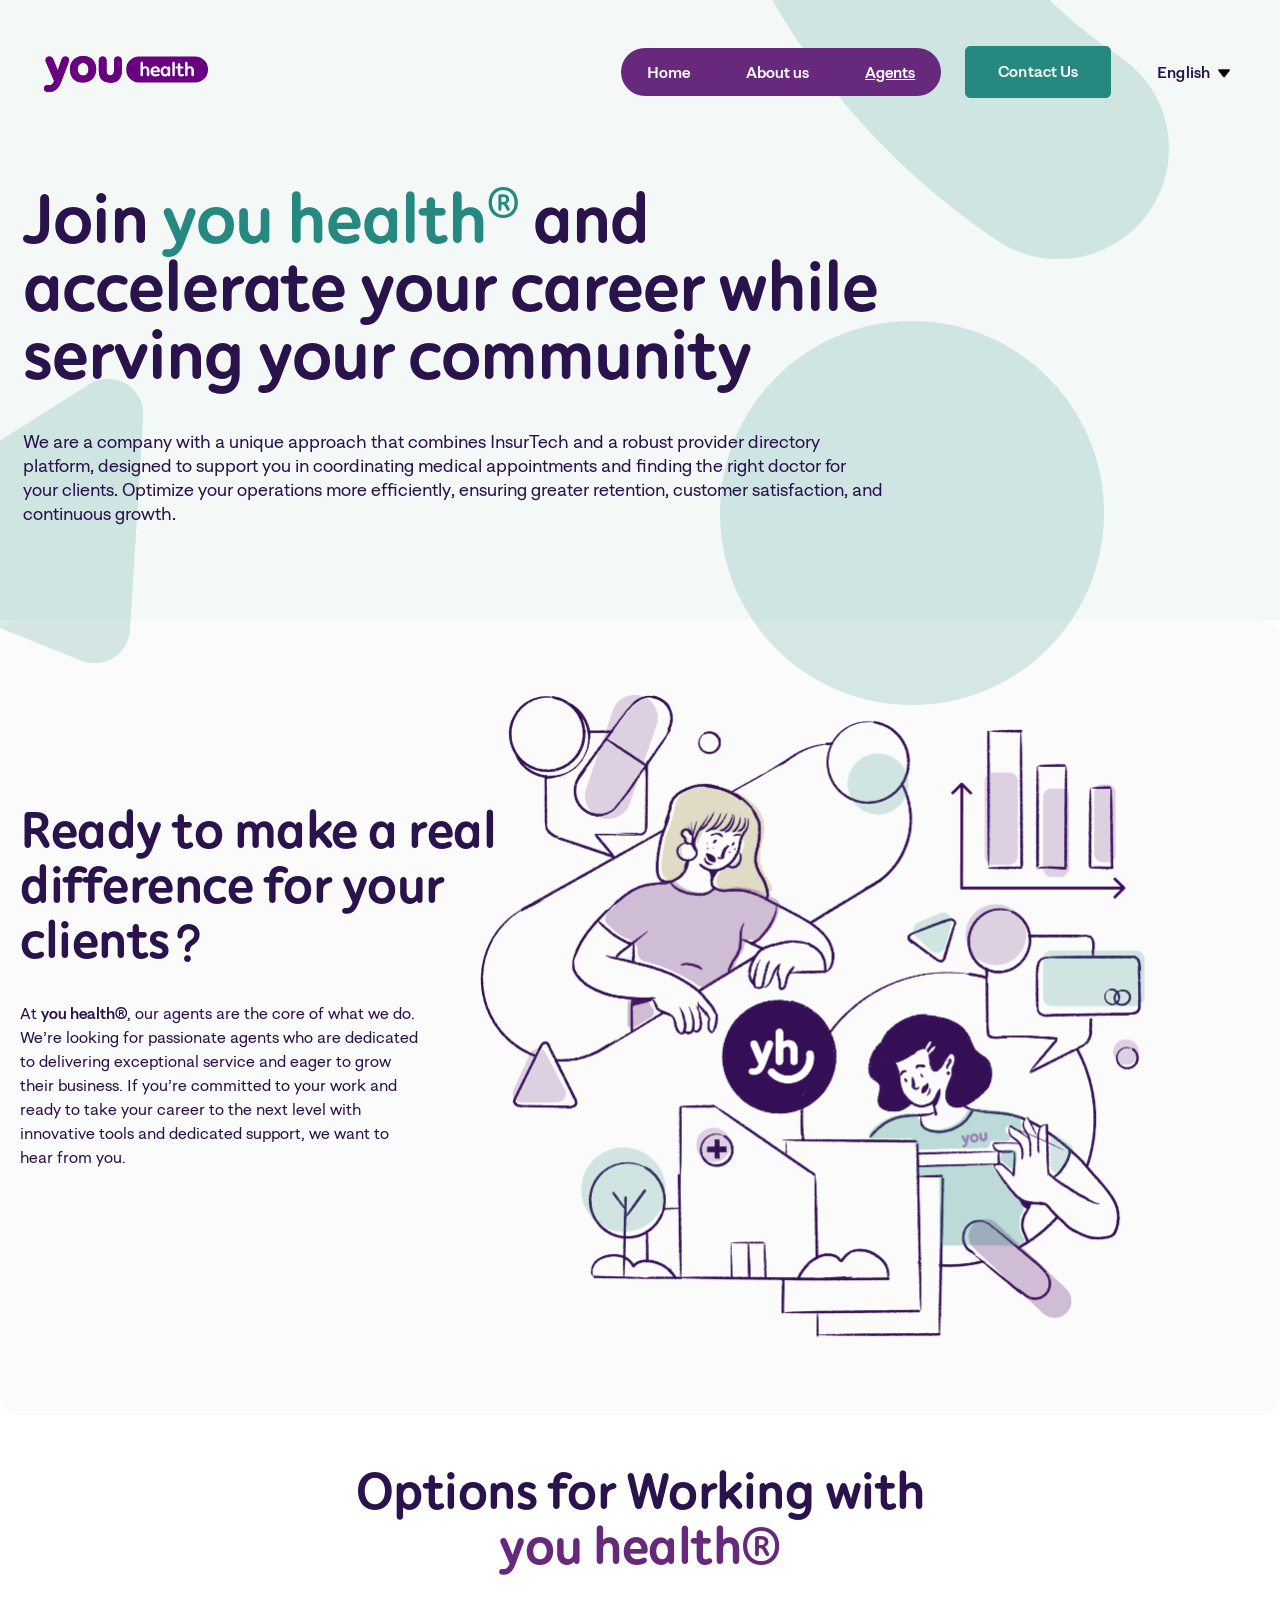
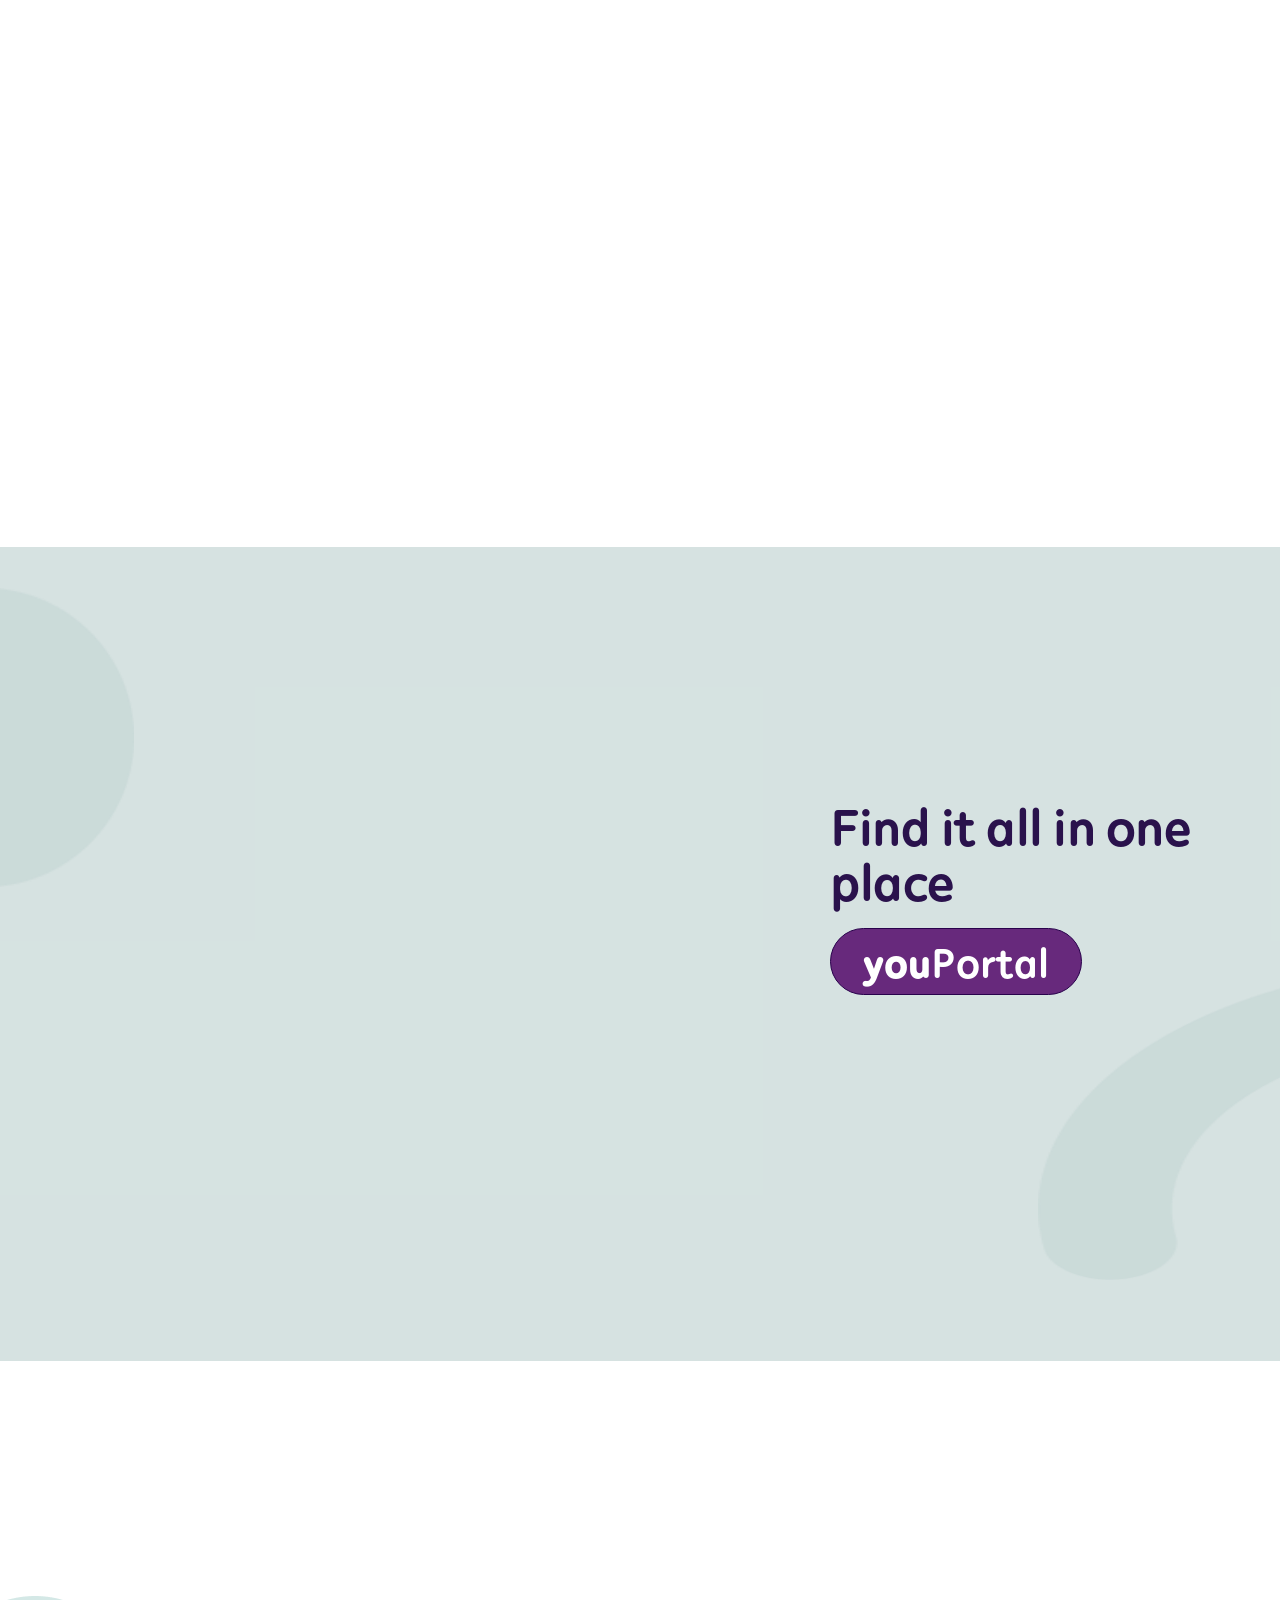
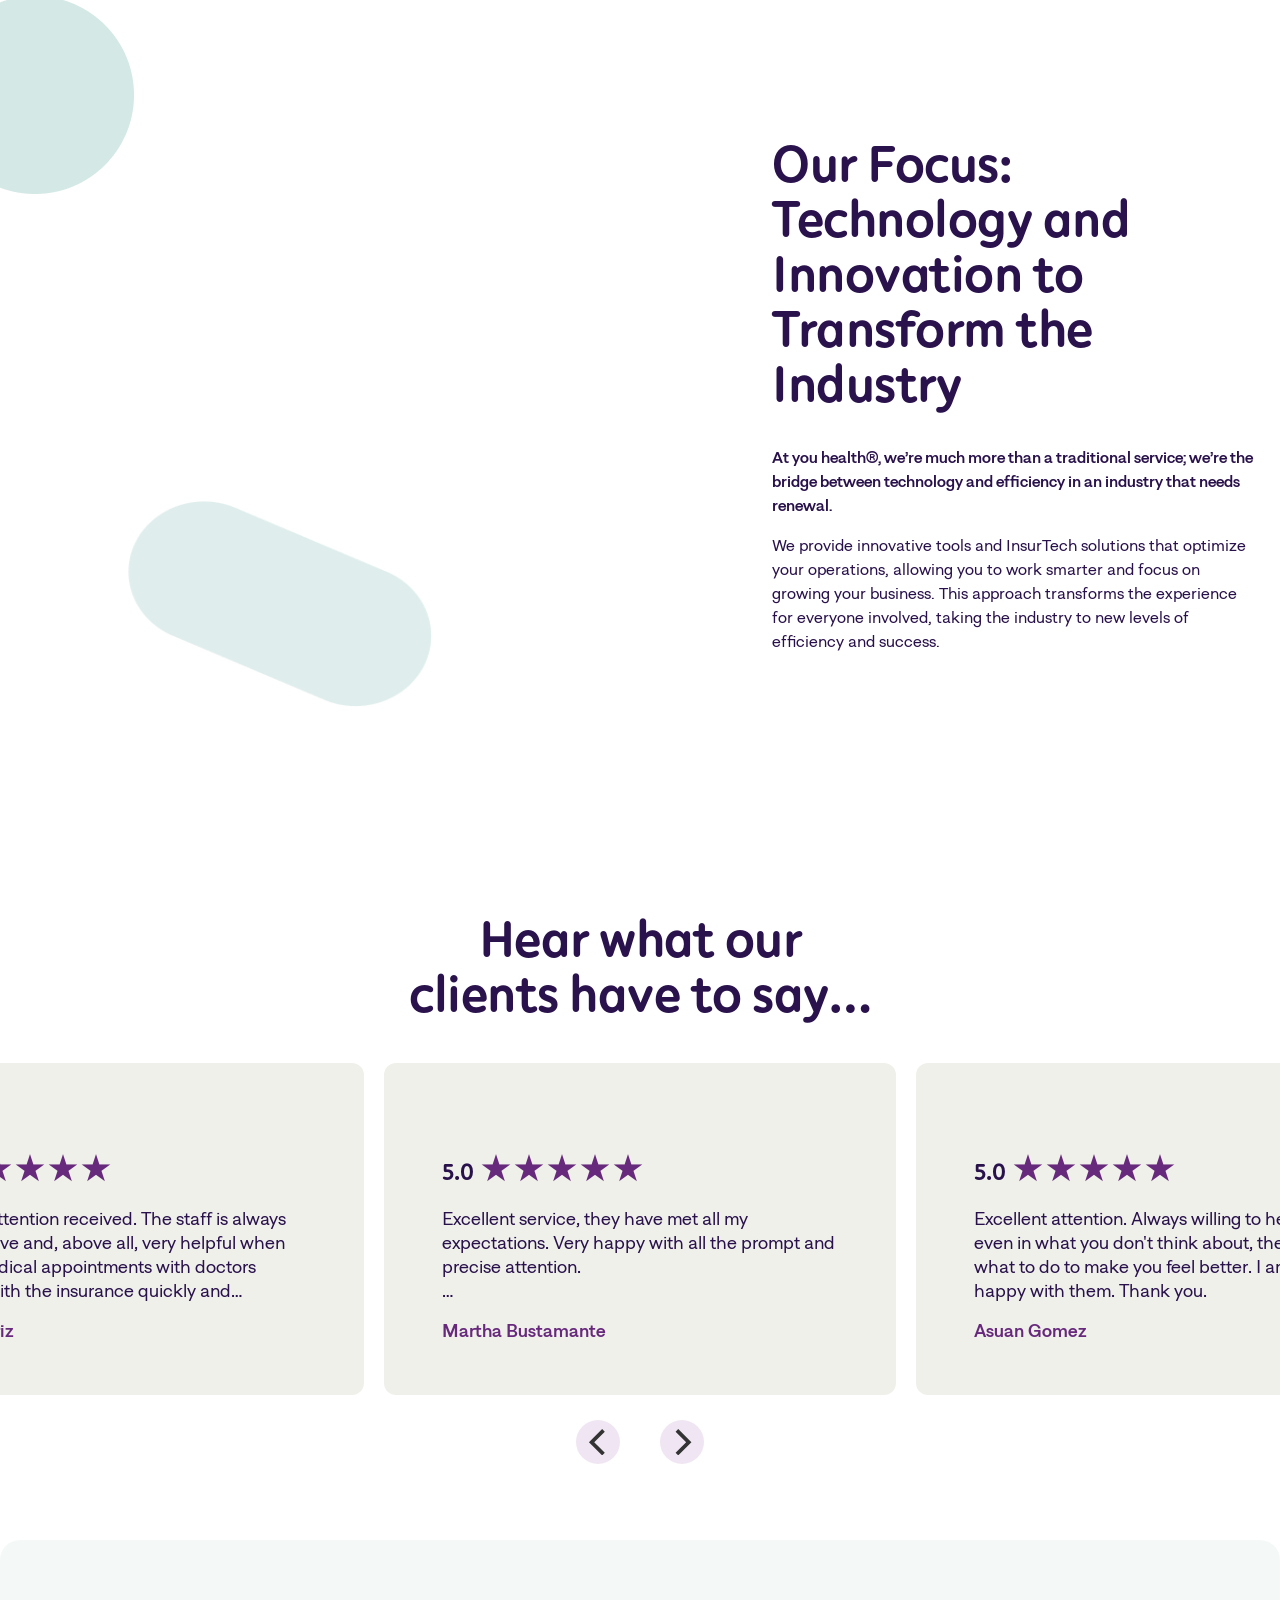
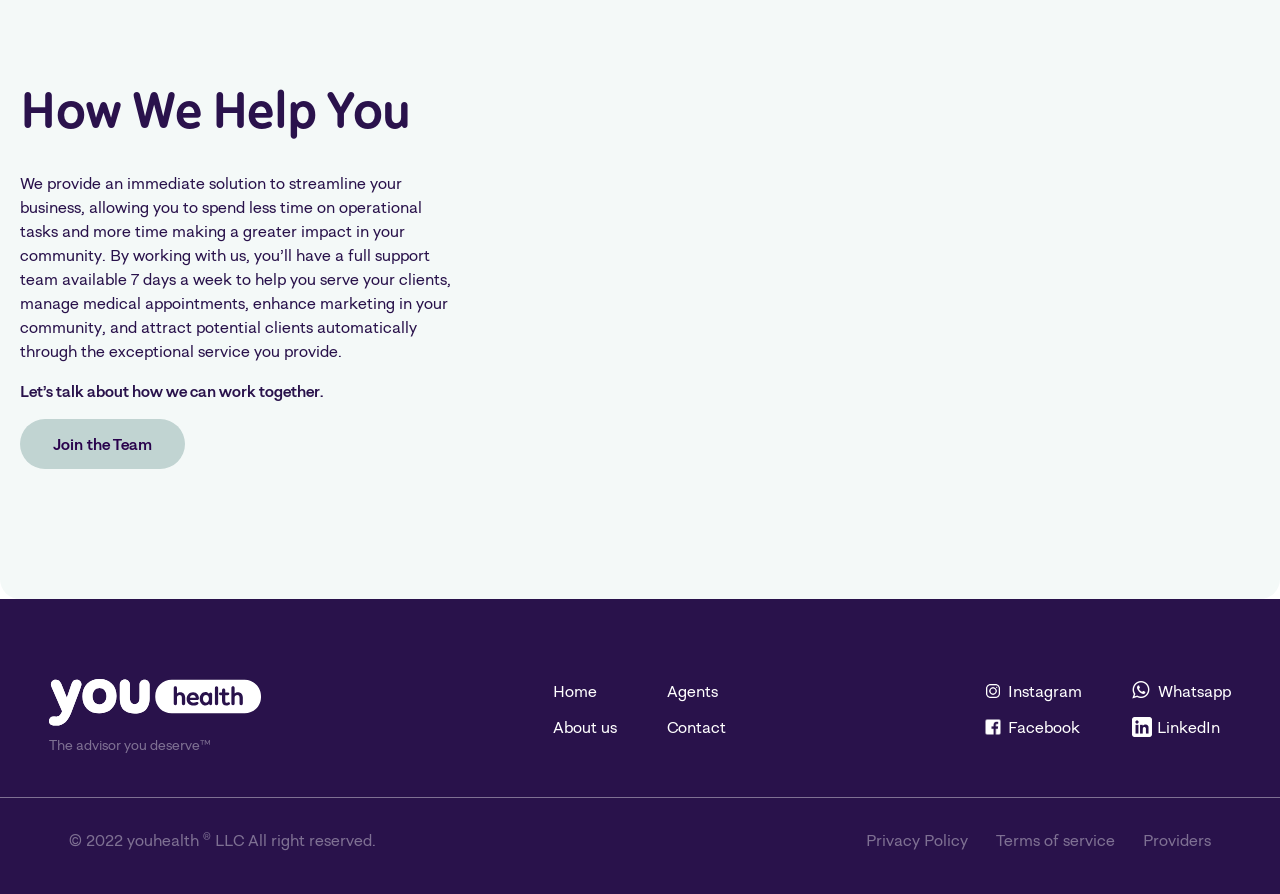
<file: agents.html>
<!DOCTYPE html>
<html>
<head>
  <meta charset="UTF-8">
  <meta name="viewport" content="width=device-width, initial-scale=1.0">
  <meta http-equiv="X-UA-Compatible" content="ie=edge">

  <link rel="canonical" href="index.html"/>
  <meta property="og:site_name" content="You Health®"/>
  <meta property="og:title" content="You Health® - the healthcare advisor you deserve"/>
  <meta property="og:url" content=""/>
  <meta property="og:type" content="website"/>
  <meta property="og:description" content="Getting healthcare insurance just got easier!  You’re one step closer to getting the absolute best coverage that fits your needs, at a price that fits your budget!"/>
  <meta property="og:image" content="images/shares.png"/>
  <meta property="og:image:width" content="1200"/>
  <meta property="og:image:height" content="630"/>
  <meta itemprop="name" content="you health® - the healthcare advisor you deserve"/>
  <meta itemprop="url" content=""/>
  <meta itemprop="description" content="Getting healthcare insurance just got easier!  You’re one step closer to getting the absolute best coverage that fits your needs, at a price that fits your budget!"/>
  <meta itemprop="thumbnailUrl" content="images/shares.png"/>
  <link rel="image_src" href="images/shares.png" />
  <meta itemprop="image" content="images/shares.png"/>
  <meta name="twitter:title" content="you health® - the healthcare advisor you deserve"/>
  <meta name="twitter:image" content="images/shares.png"/>
  <meta name="twitter:url" content=""/>
  <meta name="twitter:card" content="summary"/>
  <meta name="twitter:description" content="Getting healthcare insurance just got easier!  You’re one step closer to getting the absolute best coverage that fits your needs, at a price that fits your budget!"/>
  <meta name="description" content="Getting healthcare insurance just got easier! You’re one step closer to 
  getting the absolute best coverage that fits your needs, at a price that 
  fits your budget!" />

  <title lang="en">For insurance agents - you health®</title>
  <title lang="es">Para agentes de seguros - you health®</title>
 
  <link rel="icon" type="image/x-icon" href="images/favicon.svg">

  <link rel="stylesheet" href="styles/custom.css">
  <link rel="stylesheet" href="https://stackpath.bootstrapcdn.com/font-awesome/4.7.0/css/font-awesome.min.css">

</head>
<body>
  <!-- <link rel="stylesheet" href="https://stackpath.bootstrapcdn.com/font-awesome/4.7.0/css/font-awesome.min.css">
  <a href="https://api.whatsapp.com/send?phone=17867836438" class="whatsapp" target="_blank"> <i class="fa fa-whatsapp whatsapp-icon"></i></a> -->

<header>
  <div class="yh-header page-agents container_agents">
    <div class="yh-header--mark-group">
      <img src="images/pages/agents/deco/circle.png" alt="mark circle decoration" class="yh-mark-header yh-mark-header__circle" data-aos="zoom-in">
      <img src="images/pages/agents/deco/half.png" alt="mark circle decoration" class="yh-mark-header yh-mark-header__circle-half"  data-aos="zoom-in">
      <img src="images/pages/agents/deco/triangle.png" alt="mark half circle decoration" class="yh-mark-header yh-mark-header__triangle" data-aos="zoom-in"> 
    </div>
    <div class="yh-header__ribbon">
        <a href="index.html" id="logo"><img src="images/youhealth-white.svg" class="yh-logo yh-logo--purple" alt="Logo You Health"></a>
        
        <nav class="nav-header nav-header--purple">
          <ul>
            <li><a href="index.html" lang="en">Home</a><a href="index.html" lang="es">Inicio</a></li>
            <li><a href="about-us.html" lang="en">About us</a><a href="about-us.html" lang="es">Nosotros</a></li>
            <li><a href="agents.html" lang="en" class="nav-active">Agents</a><a href="agents.html" lang="es" class="nav-active">Agentes</a></li>
          </ul>
        </nav>
        
        <div class="yh-header__buttons">
          
          <!-- EN -->
          <a href="contact.html" class="yh-button yh-button--green" lang="es">Contáctanos</a>
          <!-- ES -->
          <a href="contact.html" class="yh-button yh-button--green" lang="en">Contact Us</a>
          
          <!-- ES -->
          <div class="lang-menu">
            <div class="selected-lang yh-button yh-button--transparent--black en">
                English
            </div>
            <ul class="language--dropped purple">
                <li>
                    <a href="agents.html#es" class="es lang__option" lang="en">Español</a>
                    <a href="agents.html#en" class="en lang__option" lang="es">English</a>
                </li>
            </ul> 
        </div>
        </div>
    </div>

    <nav id="nav" class="nav show--mobile nav-header--purple" role="navigation">
      <a href="index.html"><img src="images/logo-mobile-white.png" alt="" class="logo--mobile"></a>
      <!-- ACTUAL NAVIGATION MENU -->
      <ul class="nav__menu" id="menu" tabindex="-1" aria-label="main navigation" hidden>
        <li class="nav__item"><a href="index.html" class="nav__link" lang="en">Home</a> <!-- ES --><a href="index.html" class="nav__link" lang="es">Inicio</a> <!-- ES --> </li>
        <li class="nav__item"><a href="about-us.html" class="nav__link" lang="en">About us</a> <!-- ES --><a href="about-us.html" class="nav__link" lang="es">Nosotros</a> <!-- ES --> </li>
        <li class="nav__item"><a href="agents.html" class="nav__link nav-active" lang="en">Agents</a> <!-- ES --><a href="agents.html" class="nav__link nav-active" lang="es">Agentes</a> <!-- ES --> </li>
        <li class="nav__item"><a href="contact.html" class="nav__link" lang="en">Contact</a> <!-- ES --><a href="contact.html" class="nav__link" lang="es">Contacto</a> <!-- ES --> </li>
        <!-- <li class="nav__item"><a href="contact.html" class="nav__link" lang="en">Blog</a> ES<a href="contact.html" class="nav__link" lang="es">Blog</a> ES </li> -->
        
        <li class="nav__item">
          <a href="agents.html#es" class="es lang__option nav__link" lang="en">Español</a>
          <a href="agents.html#en" class="en lang__option nav__link" lang="es">English</a>
        </li>
       
      </ul>
      
      <!-- MENU TOGGLE BUTTON -->
      <a href="agents.html#nav" class="nav__toggle" role="button" aria-expanded="false" aria-controls="menu">
        <svg class="menuicon" xmlns="http://www.w3.org/2000/svg" width="50" height="50" viewBox="0 0 50 50">
          <title>Toggle Menu</title>
          <g>
            <line class="menuicon__bar" x1="13" y1="16.5" x2="37" y2="16.5"/>
            <line class="menuicon__bar" x1="13" y1="24.5" x2="37" y2="24.5"/>
            <line class="menuicon__bar" x1="13" y1="24.5" x2="37" y2="24.5"/>
            <line class="menuicon__bar" x1="13" y1="32.5" x2="37" y2="32.5"/>
            <circle class="menuicon__circle" r="23" cx="25" cy="25" />
          </g>
        </svg>
      </a>
      
    </nav>

    <div class="yh-header__content" >
      <h1 class="yh-headline" lang="en">Join <span class="yh-tertiary-text">you health<sup><small>®</small></sup></span> and accelerate your career while serving your community </h1>
      <p class="yh-headline--small" lang="en">We are a company with a unique approach that combines InsurTech and a robust provider directory platform, designed to support you in coordinating medical appointments and finding the right doctor for your clients. Optimize your operations more efficiently, ensuring greater retention, customer satisfaction, and continuous growth.</p>
      <!-- ES -->
      <h1 class="yh-headline" lang="es">Únete a <span class="yh-tertiary-text">you health<sup><small>®</small></sup></span> y acelera tu carrera mientras sirves a tu comunidad</h1>
      <p class="yh-headline--small" lang="es">Somos una empresa con un enfoque único que combina InsurTech y una plataforma de directorio de proveedores, diseñada para apoyarte en la coordinación de citas médicas y en encontrar el doctor adecuado para tus clientes. Optimiza tus operaciones de forma más eficiente, garantizando mayor retención, satisfacción al cliente y crecimiento continuo.</p>
      <!-- ES -->
    </div>
  </div>

</header>

<main class="container_agent">

  <!-- FIRST SECTION  -->
  <div id="deserveBest" class="page-agents">
    <!-- <div class="to--hide">
      <img src="images/marks/section-deserve/circle-half.png" alt="mark circle decoration" class="yh-mark-deserve yh-mark-deserve__circle-half">  
    </div> -->
    <!-- <img src="images/marks/section-deserve/circle.png" alt="mark half circle decoration" class="yh-mark-deserve yh-mark-deserve__circle">
    <img src="images/marks/section-deserve/rectangle.png" alt="mark triangle decoration" class="yh-mark-deserve yh-mark-deserve__rectangle"> -->
    <div class="container">
      <div class="section row">
        <div class="five columns">
          <h2 class="section__header" lang="en">Ready to make a real difference for your clients<span class="question-mark--inverted">¿</span><img src="images/marks/border.png" alt="border" class="section__header--border" border="agents-your-clients"></h2>
          <!-- ES -->
          <h2 class="section__header"lang="es">¿Estás listo para marcar la diferencia con tus clientes<span class="question-mark--inverted">¿</span><img src="images/marks/border.png" alt="border" class="section__header--border" border="agents-your-clients"></h2>
          <!-- ES -->          
          <div class="ten columns">
            <p lang="en">At <strong>you health®</strong>, our agents are the core of what we do. We’re looking for passionate agents who are dedicated to delivering exceptional service and eager to grow their business. If you’re committed to your work and ready to take your career to the next level with innovative tools and dedicated support, we want to hear from you.</p>
            <!-- ES -->
            <p lang="es">En <strong>you health®</strong>, nuestros agentes son el corazón de nuestra compañía. Buscamos agentes apasionados por brindar un servicio excepcional y que deseen crecer junto a nosotros. Si estás comprometido con tu trabajo y quieres llevar tu negocio al siguiente nivel con el apoyo de herramientas innovadoras y un equipo dedicado, queremos conocerte.
            </p>
          </div>  
        </div>
        <div class="seven columns">
          <img src="images/pages/agents/agents-1.png" alt="" class="section__image" data-aos="fade-right" >
          <div class="img-mobile">
            <img src="images/pages/agents/agents-1.png" alt="" data-aos="fade-right" >
          </div>
        </div>
        
      </div>
    </div>
  </div>
 
<!-- SECOND SECTION -->
<div id="optionsWork">
  <div class="container">
    <h2 class="section__header" lang="en">Options for Working with <span class="yh-primary-text">you health®</span></h2>
    <!-- ES -->
    <h2 class="section__header" lang="es">Opciones para trabajar con <span class="yh-primary-text">you health®</span></h2>
    <!-- ES -->
    
    <div class="row">
      <div class="four columns card-options" data-aos="fade-up">
        <h2 class="card-options__title">youStart</h2>
        <p class="card-options__description"><span lang="es">CRM y Servicio al cliente</span><span lang="en">CRM and Customer Service</span></p>
        <img src="images/pages/agents/icons/iconos-agentes-01.svg" alt="">
        <a href="contact.html" class="yh-button yh-button--oval yh-button--primary"><span lang="es">Cotiza con nosotros</span><span lang="en">Contact us</span></a>
      </div>
      <div class="four columns card-options" data-aos="fade-up">
        <h2 class="card-options__title">youGrow</h2>
        <p class="card-options__description"><span lang="es">CRM, Servicio al cliente y Crecimiento</span><span lang="en">CRM, Customer Service and Growth</span></p>
        <img src="images/pages/agents/icons/iconos-agentes-02.svg" alt="">
        <a href="contact.html" class="yh-button yh-button--oval yh-button--primary"><span lang="es">Cotiza con nosotros</span><span lang="en">Contact us</span></a>
      </div>
      <div class="four columns card-options" data-aos="fade-up">
        <h2 class="card-options__title">youScale</h2>
        <p class="card-options__description"><span lang="es">CRM, Servicio al cliente, Crecimiento y Marketing</span><span lang="en">CRM, Customer Service, Growth and Marketing</span></p>
        <img src="images/pages/agents/icons/iconos-agentes-03.svg" alt="">
        <a href="contact.html" class="yh-button yh-button--oval yh-button--primary"><span lang="es">Cotiza con nosotros</span><span lang="en">Contact us</span></a>
      </div>
    </div>

  </div>
</div>

<!-- THIRD SECTION  -->
<div id="portal" class="page-agents">
  <img src="images/pages/agents/deco/circle-portal.png" alt="mark circle decoration" class="yh-mark-portal yh-mark-portal__circle">
  <img src="images/pages/agents/deco/half-portal.png" alt="mark half circle decoration" class="yh-mark-portal yh-mark-portal__circle-half">
  <!-- <img src="images/pages/agents/deco/triangle-portal.png" alt="mark triangle decoration" class="yh-mark-portal yh-mark-portal__triangle"> -->
  <div class="container">
    <div class="section row">
      <div class="eight columns">
        <img src="images/pages/agents/agents-3.png" alt="" class="section__image" data-aos="fade-right">
      </div>
      <div class="four columns text-column">
        <h2 class="section__header" lang="en">Find it all in one place</h2>
        <!-- ES -->
        <h2 class="section__header" lang="es">Encuentra todo en un mismo lugar</h2>
      
        <a  href="https://youhealth.force.com/youagent/s/login/" target="_blank" class="yh-button yh-button--oval yh-button--primary" style="font-weight: 400;" ><strong style="font-weight: 800">you</strong>Portal</a>
      </div>
    </div>
  </div>
</div>

<!-- FOURTH SECTION -->
<div id="areAgent" class="page-agents">
  <img src="images/pages/agents/deco/circle-focus.png" alt="mark circle decoration" class="yh-mark-focus yh-mark-focus__circle">
  <img src="images/pages/agents/deco/rectangle-focus.png" alt="mark rectangle bold decoration" class="yh-mark-focus yh-mark-focus__rectangle">
  <div class="container">
    <div class="section row">
      <div class="seven columns">
        <img src="images/pages/agents/agents-4.png" alt="" class="section__image" data-aos="fade-right">
      </div>
      <div class="five columns text-column">
        <h2 class="section__header" lang="en">Our Focus: Technology and Innovation to Transform the Industry<img src="images/marks/border.png" alt="border" class="section__header--border" border="agents-focus"></h2>
        <p lang="en"><strong>At you health®, we’re much more than a traditional service; we’re the bridge between technology and efficiency in an industry that needs renewal.</strong></p>
        <p lang="en">We provide innovative tools and InsurTech solutions that optimize your operations, allowing you to work smarter and focus on growing your business. This approach transforms the experience for everyone involved, taking the industry to new levels of efficiency and success.</p>

        <!-- ES -->
        <h2 class="section__header" lang="es">Nuestro enfoque: Tecnología e innovación para transformar la industria<img src="images/marks/border.png" alt="border" class="section__header--border" border="agents-focus"></h2>
        <p lang="es"><strong>En you health®, somos mucho más que un servicio tradicional; somos el puente entre tecnología y eficiencia en una industria que necesita renovarse.</strong></p>
        <p lang="es">Ofrecemos herramientas innovadoras y soluciones InsurTech que optimizan tus operaciones, permitiéndote trabajar de manera más inteligente y enfocarte en el crecimiento de tu negocio. Este enfoque transforma la experiencia de todos los involucrados, llevando la industria a nuevos niveles de eficiencia y éxito.</p>
      </div>
    </div>
  </div>
  <div class="img-mobile">
    <img src="images/pages/agents/agents-4.png" alt="" data-aos="fade-right" >
  </div>
</div>

<!-- FIFTH SECTION  -->
<div id="hearClients" class="container">
  <div class="section">
    <h2 class="section__header" lang="en">Hear what our </br> clients have to say…</h2>
  <!-- ES -->
  <h2 class="section__header" lang="es">Esto es lo que dicen <br> nuestros clientes…</h2>
  <!-- ES -->
  <br><br>
  <div class="">
      <div class="row gallery js-flickity" data-flickity-options='{ "wrapAround": true }'>
        <div class="gallery-cell">
          <div class="card__review">
            <h3>5.0 <span>&#9733;</span><span>&#9733;</span><span>&#9733;</span><span>&#9733;</span><span>&#9733;</span></h3>
             <p>
              <span lang="es">
                Excelente servicio, han cumplido con todas mis expectations. Muy contenta con toda la atencion pronta y precisa. <br><br><br>
              </span>
              <span lang="en">
                Excellent service, they have met all my expectations. Very happy with all the prompt and precise attention. <br><br><br>
              </span>
            </p>
            <!-- <a href="https://g.co/kgs/h3EaQN">Ver mas</a> -->
            <p class="yh-primary-text"><a href="https://maps.app.goo.gl/LpJfsuTdG636aUXYA" target="_blank">Martha Bustamante</a></p>
          </div>
        </div>
        <div class="gallery-cell">
          <div class="card__review">
            <h3>5.0 <span>&#9733;</span><span>&#9733;</span><span>&#9733;</span><span>&#9733;</span><span>&#9733;</span></h3>
            <p>
              <span lang="es">
                Excelente atención. Siempre dispuestos a ayudar y hasta en lo que no pensantes ellos te dicen que hacer para que estes mejor. Estoy muy feliz con ellos. Gracias. 
              </span>
              <span lang="en">
                Excellent attention. Always willing to help and even in what you don't think about, they tell you what to do to make you feel better. I am very happy with them. Thank you. 
              </span>
            </p>
            <!-- <a href="https://g.co/kgs/UFXxGo">Ver mas</a> -->
            <p class="yh-primary-text"><a href="https://maps.app.goo.gl/bvuCu4RznoSu1HJA6" target="_blank">Asuan Gomez</a></p>
          </div>
        </div>
        <div class="gallery-cell">
          <div class="card__review">
            <h3>5.0 <span>&#9733;</span><span>&#9733;</span><span>&#9733;</span><span>&#9733;</span><span>&#9733;</span></h3>
            <p>
              <span lang="es">
                Mi mejor experiencia en servicio al cliente, están pendientes de tus necesidades, siempre un paso adelante y dispuestos a colaborar con mis requerimientos y asesoría permanente. Gracias por sus atenciones son de primer nivel.
              </span>
              <span lang="en">
                My best experience in customer service, they are attentive to your needs, always one step ahead and willing to collaborate with my requirements and permanent advice. Thank you for your attention, it is first class.
              </span>
            </p>
            <!-- <a href="https://g.co/kgs/wHGBtU">Ver mas</a> -->
            <p class="yh-primary-text"><a href="https://maps.app.goo.gl/hFreUQibGzbYveCv6" target="_blank">Gonzalo Santos</a></p>
          </div>
        </div>
        <div class="gallery-cell">
          <div class="card__review">
            <h3>5.0 <span>&#9733;</span><span>&#9733;</span><span>&#9733;</span><span>&#9733;</span><span>&#9733;</span></h3>
            <p>
              <span lang="es">
                Para mi siempre son súper excelente, siempre que he tenido una necesidad ahí ha estado para mi. Agradecida por su excelente trato y su amabilidad. Dios les bendiga.
              </span>  
              <span lang="en">
                For me they are always super excellent, whenever I have had a need they have been there for me. Grateful for your excellent treatment and kindness. God bless you.
              </span>
            </p>
            <!-- <a href="https://g.co/kgs/L3nvRw">Ver mas</a> -->
            <p class="yh-primary-text"><a href="https://maps.app.goo.gl/1Tjr7CjkyYMEvXCG8" target="_blank">Yelenis Tamayo</a></p>
          </div>
        </div>
        <div class="gallery-cell">
          <div class="card__review">
            <h3>5.0 <span>&#9733;</span><span>&#9733;</span><span>&#9733;</span><span>&#9733;</span><span>&#9733;</span></h3>
            <p>
              <span lang="es">
                Muy complacido con los servicios!! Ellos son muy profesionales y responsables, y están atentos a nuestras necesidades y inquietudes, los super recomiendo. <br><br><br>
              </span>
              <span lang="en">
                Very pleased with the services!! They are very professional and responsible, and are attentive to our needs and concerns, I highly recommend them.
              </span>
            </p>
            <!-- <a href="https://g.co/kgs/L3nvRw">Ver mas</a> -->
            <p class="yh-primary-text"><a href="https://maps.app.goo.gl/oXKYoPYuvfH3hKZB6" target="_blank">Mary Vanegas</a></p>
          </div>
        </div>
        <div class="gallery-cell">
          <div class="card__review">
            <h3>5.0 <span>&#9733;</span><span>&#9733;</span><span>&#9733;</span><span>&#9733;</span><span>&#9733;</span></h3>
            <p>
              <span lang="es">
                Muchas gracias por estar siempre dispuestos a buscarnos solución cuándo más lo necesitamos, y brindarnos su ayuda...muy buen trabajo, exelente equipo.
              </span>
              <span lang="en">
                Thank you very much for always being willing to find a solution when we need it most, and offering us your help...very good work, excellent team.
              </span>
            </p>
            <!-- <a href="https://g.co/kgs/L3nvRw">Ver mas</a> -->
            <p class="yh-primary-text"><a href="https://maps.app.goo.gl/6hHAopJhS5Mt45fu9" target="_blank">Noelky Peñaquero</a></p>
          </div>
        </div>
        <div class="gallery-cell">
          <div class="card__review">
            <h3>5.0 <span>&#9733;</span><span>&#9733;</span><span>&#9733;</span><span>&#9733;</span><span>&#9733;</span></h3>
            <p>
              <span lang="es">
                Me encanta la atención recibida. El personal siempre muy atento y sobretodo de muchísima ayuda al momento de conseguir las citas médicas con los doctores afiliados al seguro en forma rápida y cordial. Especial agradecimiento a Careangelys por su atención personalizada. Recomiendo ampliamente los servicios de este grupo. <br><br><br>
              </span>
              <span lang="en">
                I love the attention received. The staff is always very attentive and, above all, very helpful when making medical appointments with doctors affiliated with the insurance quickly and cordially. Special thanks to Careangelys for their personalized attention. I highly recommend the services of this group.
              </span>
            </p>
            <!-- <a href="https://g.co/kgs/L3nvRw">Ver mas</a> -->
            <p class="yh-primary-text"><a href="https://maps.app.goo.gl/6hHAopJhS5Mt45fu9" target="_blank">Elsbe Madriz</a></p>
          </div>
        </div>
      </div>
    </div>
  </div>
</div>

<!-- SIXTH SECTION  -->
<div id="deserveBest" class="page-agents db2">
  <div class="container">
    <div class="section row">
      <div class="one-half column">
        <h2 class="section__header" lang="en">How We Help You<img src="images/marks/border.png" alt="border" class="section__header--border" border="agents-help"></h2>
        <!-- ES -->
        <h2 class="section__header" lang="es">Cómo te ayudamos<img src="images/marks/border.png" alt="border" class="section__header--border" border="agents-help"></h2>
        <!-- ES -->
        <div class="nine columns">
          <p lang="en">We provide an immediate solution to streamline your business, allowing you to spend less time on operational tasks and more time making a greater impact in your community. By working with us, you’ll have a full support team available 7 days a week to help you serve your clients, manage medical appointments, enhance marketing in your community, and attract potential clients automatically through the exceptional service you provide.</p>
          <p lang="en"><strong>Let’s talk about how we can work together.</strong></p>
          <!-- ES -->
          <p lang="es">Te ofrecemos una solución inmediata para agilizar tu negocio logrando que pases menos tiempo pensando en alternativas y más tiempo trabajando en generar un impacto mayor en tu comunidad. Trabajando con nosotros tendrás todo un equipo de apoyo para ayudarte a servirle a tus clientes los 7 días de la semana, gestionar tu libro de negocios, proporcionar marketing en tu comunidad y generar clientes potenciales de forma automática.</p>
          <p lang="es"><strong>Hablemos acerca de cómo podemos trabajar juntos.</strong></p>
          <!-- ES -->
          <div class="img-mobile">
            <img src="images/pages/agents/agents-5.png" alt="" data-aos="fade-right" >
          </div>
          <a href="contact.html" class="yh-button yh-button--oval yh-button--green-transparent" ><span lang="en">Join the Team</span><span lang="es">Únete al equipo</span></a>
        
        </div>  
      </div>
      <div class="one-half column">
        <img src="images/pages/agents/agents-5.png" alt="" class="section__image" data-aos="fade-right" >
      </div>
    </div>
  </div>
</div>

</main>

<footer>
  <div class="yh-footer__menu">
    <div class="container_footer">
        <div class="item-a-footer">
          <div class="img-container-footer">
            <img src="images/youhealth-white.svg" alt="">
          </div>
          <p lang="en">The advisor you deserve™</p>
          <!-- ES -->
          <p lang="es">El asesor que tú mereces™</p>
          <!-- ES -->
        </div>
        <div class="item-b-footer">
            <div class="">
              <ul>  
                <li><a href="index.html" lang="en">Home</a><!-- ES --><a href="index.html" lang="es">Inicio</a><!-- ES --></li>
                <li><a href="about-us.html" lang="en">About us</a><!-- ES --><a href="about-us.html" lang="es">Nosotros</a><!-- ES --></li>
              </ul>
            </div>
            <div class="">
              <ul>
                <li><a href="agents.html" lang="en">Agents</a><!-- ES --><a href="agents.html" lang="es">Agentes</a><!-- ES --></li>
                <li><a href="contact.html" lang="en">Contact</a><!-- ES --><a href="contact.html" lang="es">Contacto</a><!-- ES --></li>
              </ul>
            </div>
          </div>
            <div class="item-c-footer">
              <ul id="yh-social-media--desktop">
                <li><a href="https://www.instagram.com/youhealth_/" target="_blank"><img src="images/social/instagram.png" alt="" class="icon-svg">Instagram</a></li>
                <li><a href="https://www.facebook.com/weareyouhealth" target="_blank"><img src="images/social/facebook.png" alt="" class="icon-svg">Facebook</a></li>            
              </ul>  
              <ul id="yh-social-media--mobile" class="yh-list-inline">
                <li><a href="https://www.instagram.com/youhealth_/" target="_blank"><img src="images/social/instagram.png" alt="" class="icon-svg"></a></li>
                <li><a href="https://www.facebook.com/weareyouhealth" target="_blank"><img src="images/social/facebook.png" alt="" class="icon-svg"></a></li>
                <li><a href="https://api.whatsapp.com/send?phone=17867836438" class="whatsapp" target="_blank"> <i class="fa fa-whatsapp whatsapp-icon" style="font-size: 20px; color: #FFF;"></i></a></li>
                <li><a href="https://www.linkedin.com/company/weareyouhealth" target="_blank"><img src="images/social/linkedin.png" alt="" class="icon-svg"></a></li>  
              </ul>
              <ul id="yh-social-media--desktop">
                <li><a href="https://api.whatsapp.com/send?phone=17867836438" class="whatsapp" target="_blank"> <i class="fa fa-whatsapp whatsapp-icon" style="font-size: 20px"></i> Whatsapp</a></li>
                <li><a href="https://www.linkedin.com/company/weareyouhealth" target="_blank"><img src="images/social/linkedin.png" alt="" class="icon-svg">LinkedIn</a></li>  
              </ul>
            </div>
    </div>
  </div>
  <div class="yh-footer__rights">
    <div class="container-products">
      <div class="row">
        <div class="six columns">
          <span lang="en">© 2022 youhealth <sup><small>®</small></sup> LLC All right reserved.</span>
          <!-- ES -->
          <span lang="es">© 2022 youhealth <sup><small>®</small></sup> LLC Todos los derechos reservados.</span>
          <!-- ES -->
        </div>
        <div class="six columns" >
          <ul class="yh-list-inline">
            <li><a href="PrivacyPolicy.html" lang="en">Privacy Policy</a><!-- ES --><a href="PrivacyPolicy.html" lang="es">Política de privacidad</a><!-- ES --></li>
            <li><a href="Terms-of-Service.html" lang="en">Terms of service</a><!-- ES --><a href="Terms-of-Service.html" lang="es">Términos de servicio</a><!-- ES --></li>
            <li><a href="providers.html" lang="en">Providers</a><!-- ES --><a href="providers.html" lang="es">Proveedores</a><!-- ES --></li>
          </ol>
        </div>
      </div>
    </div>
  </div>
</footer>

<div class="cursor-dot-outline"></div>
<div class="cursor-dot"></div>
<script src="script/cursor.js"></script>
<script src="script/locale/language.js"></script>
<!-- BEGIN - Navbar style change on scroll -->
<script src="script/nav-mobile.js"></script>
<!-- ENMD - Navbar style chagne on scroll -->

<script src="script/aos/aos.js"></script>
<script>
  AOS.init({
    duration: 2000, // values from 0 to 3000, with step 50ms
    disable: window.innerWidth < 768,
  });
</script>

<script src="script/flickity/flickity.pkgd.js"></script>


<!-- BEGIN - Horizontal Scroll -->
<script src="script/gsap/2.1.3/TweenMax.min.js"></script>
<script src="script/scrollMagic/2.0.7/ScrollMagic.js"></script>
<script src="script/gsap/animation.gsap.js"></script>
<!-- <script src="script/horizontal.js"></script> -->
<!-- END - Horizontal Scroll -->



</body>
</html>
</file>
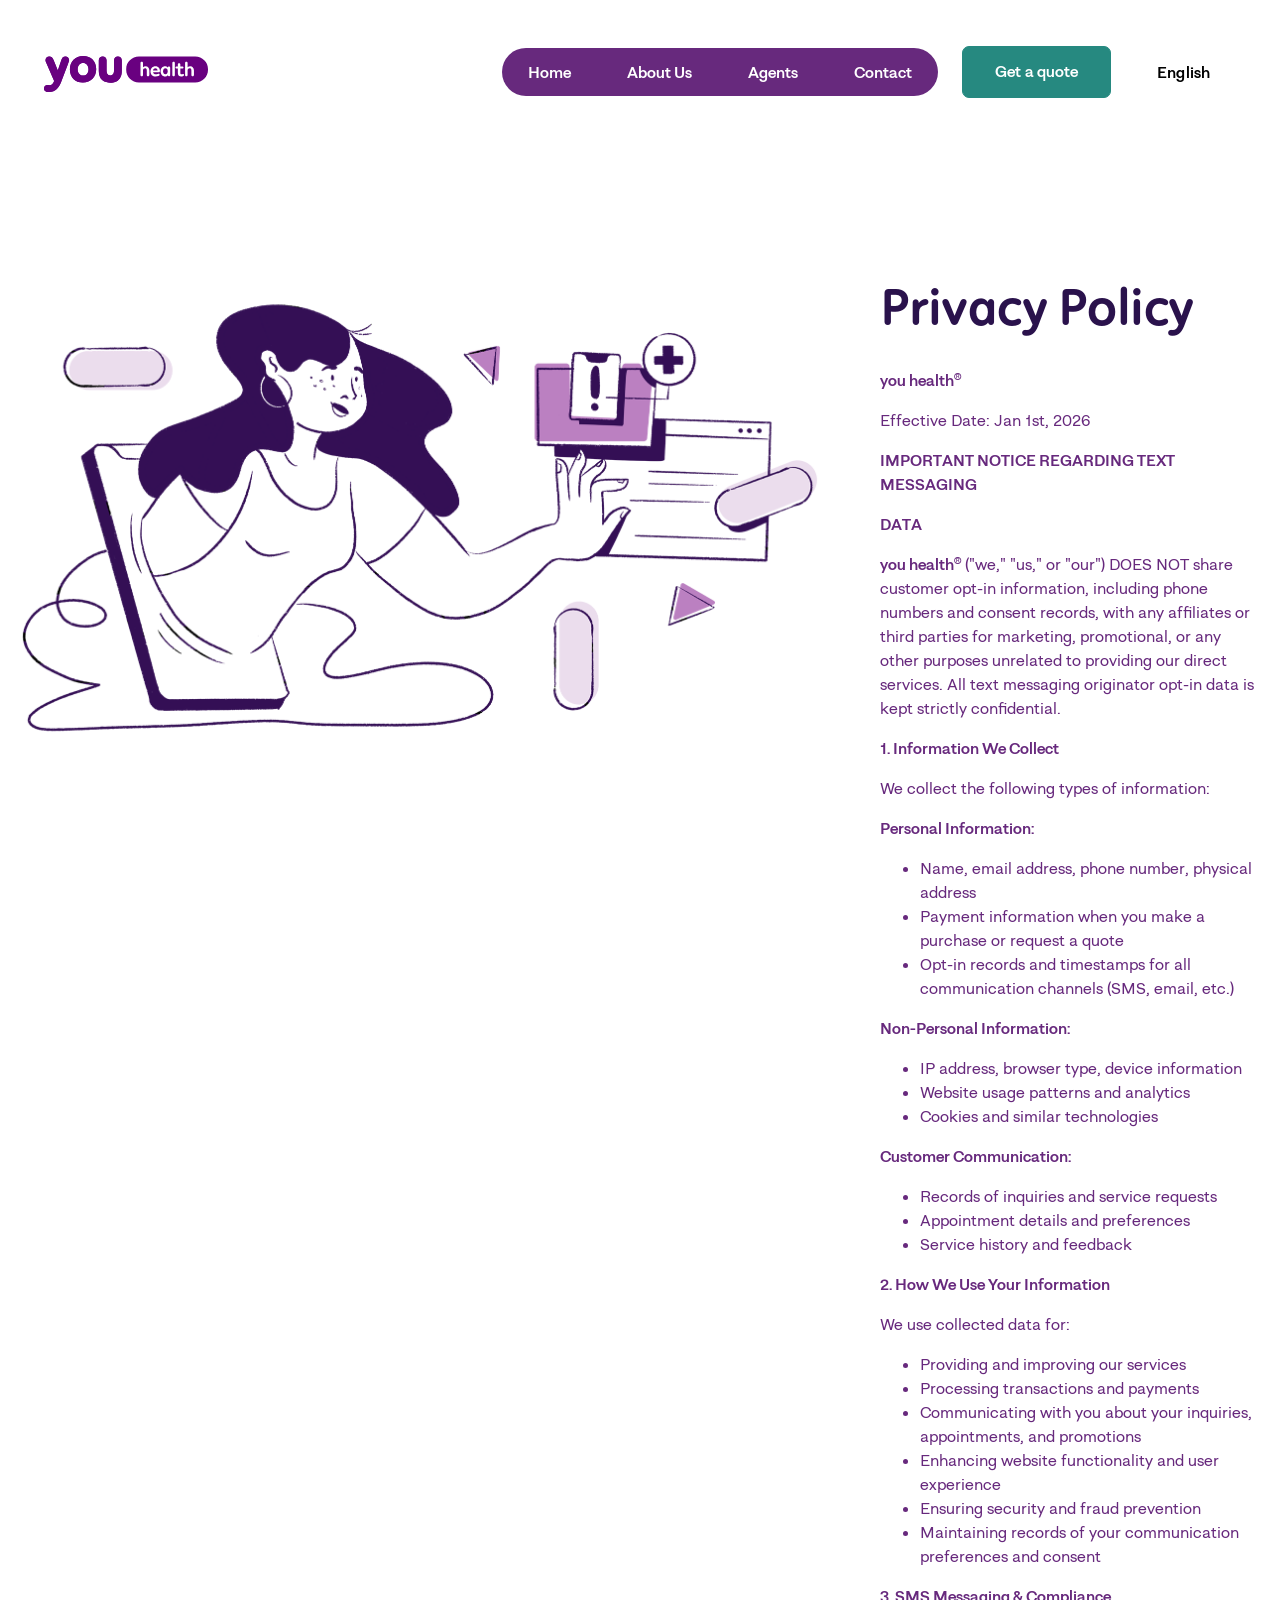
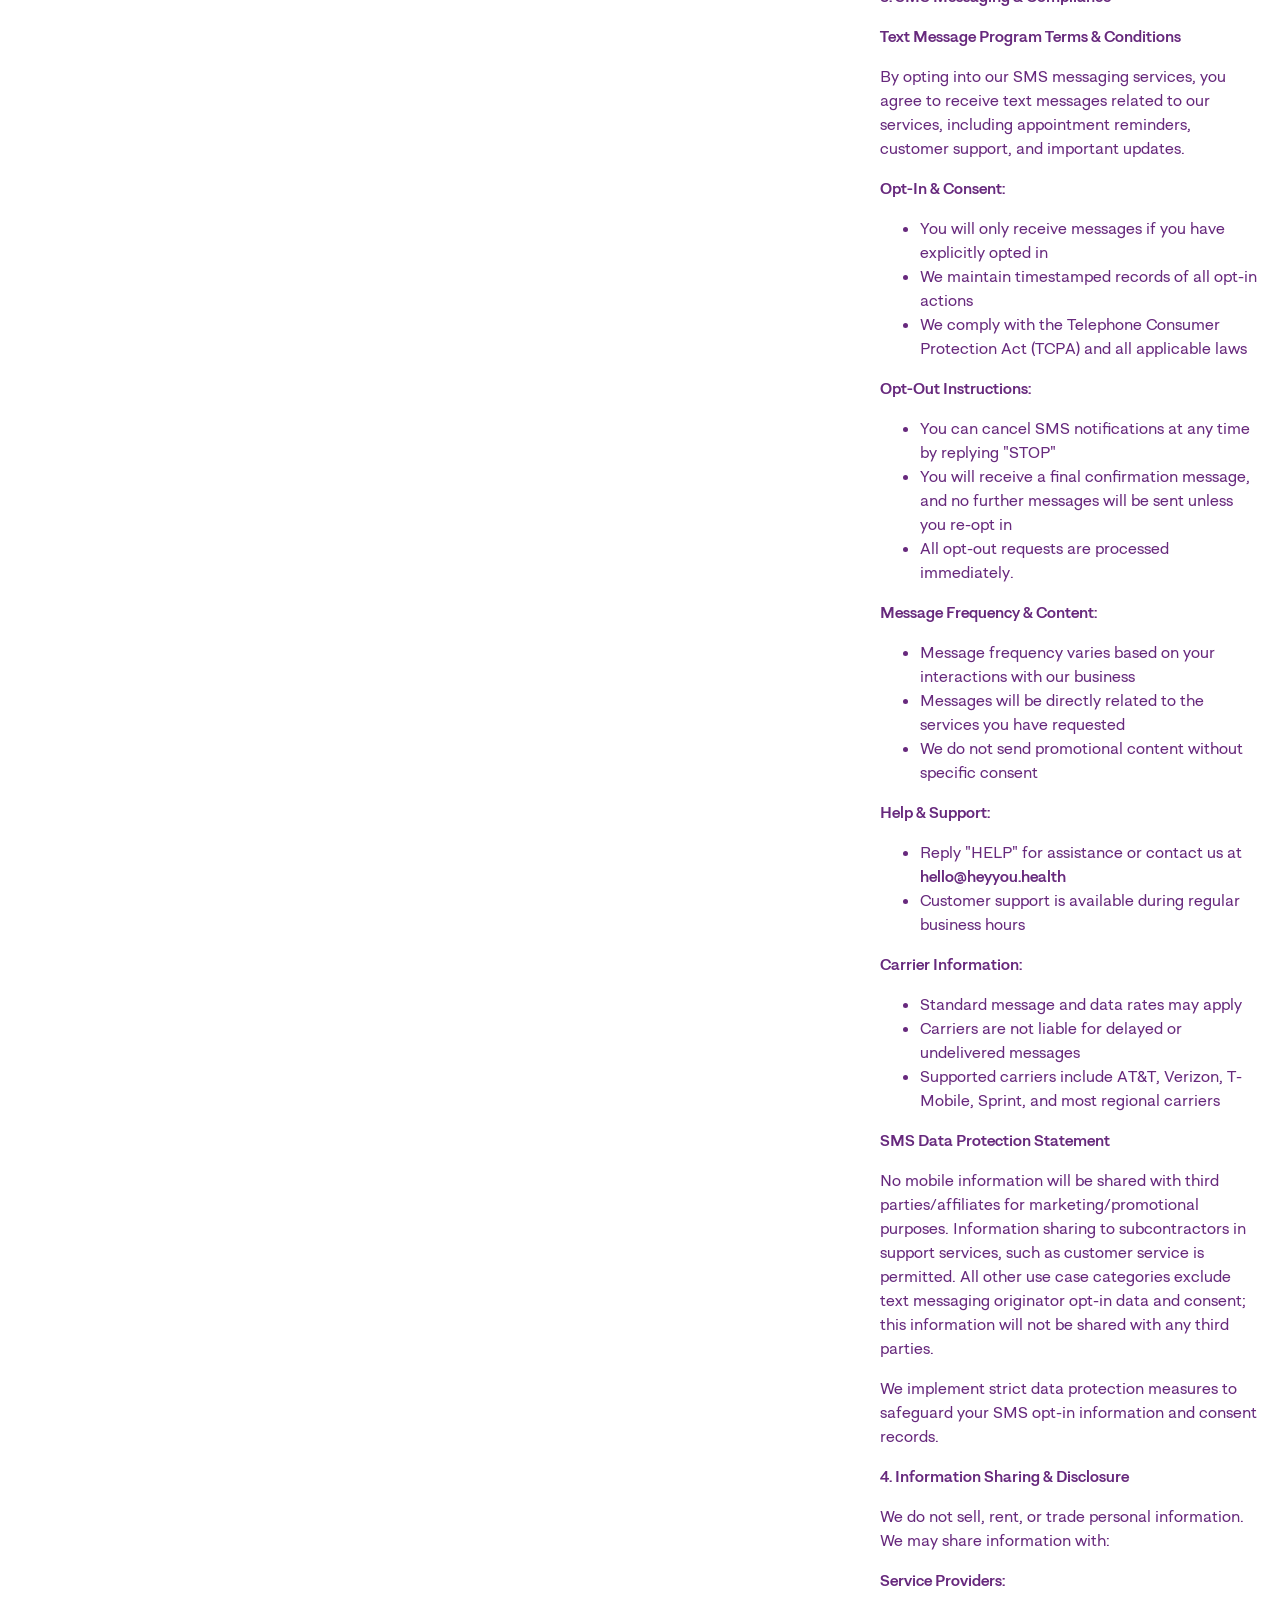
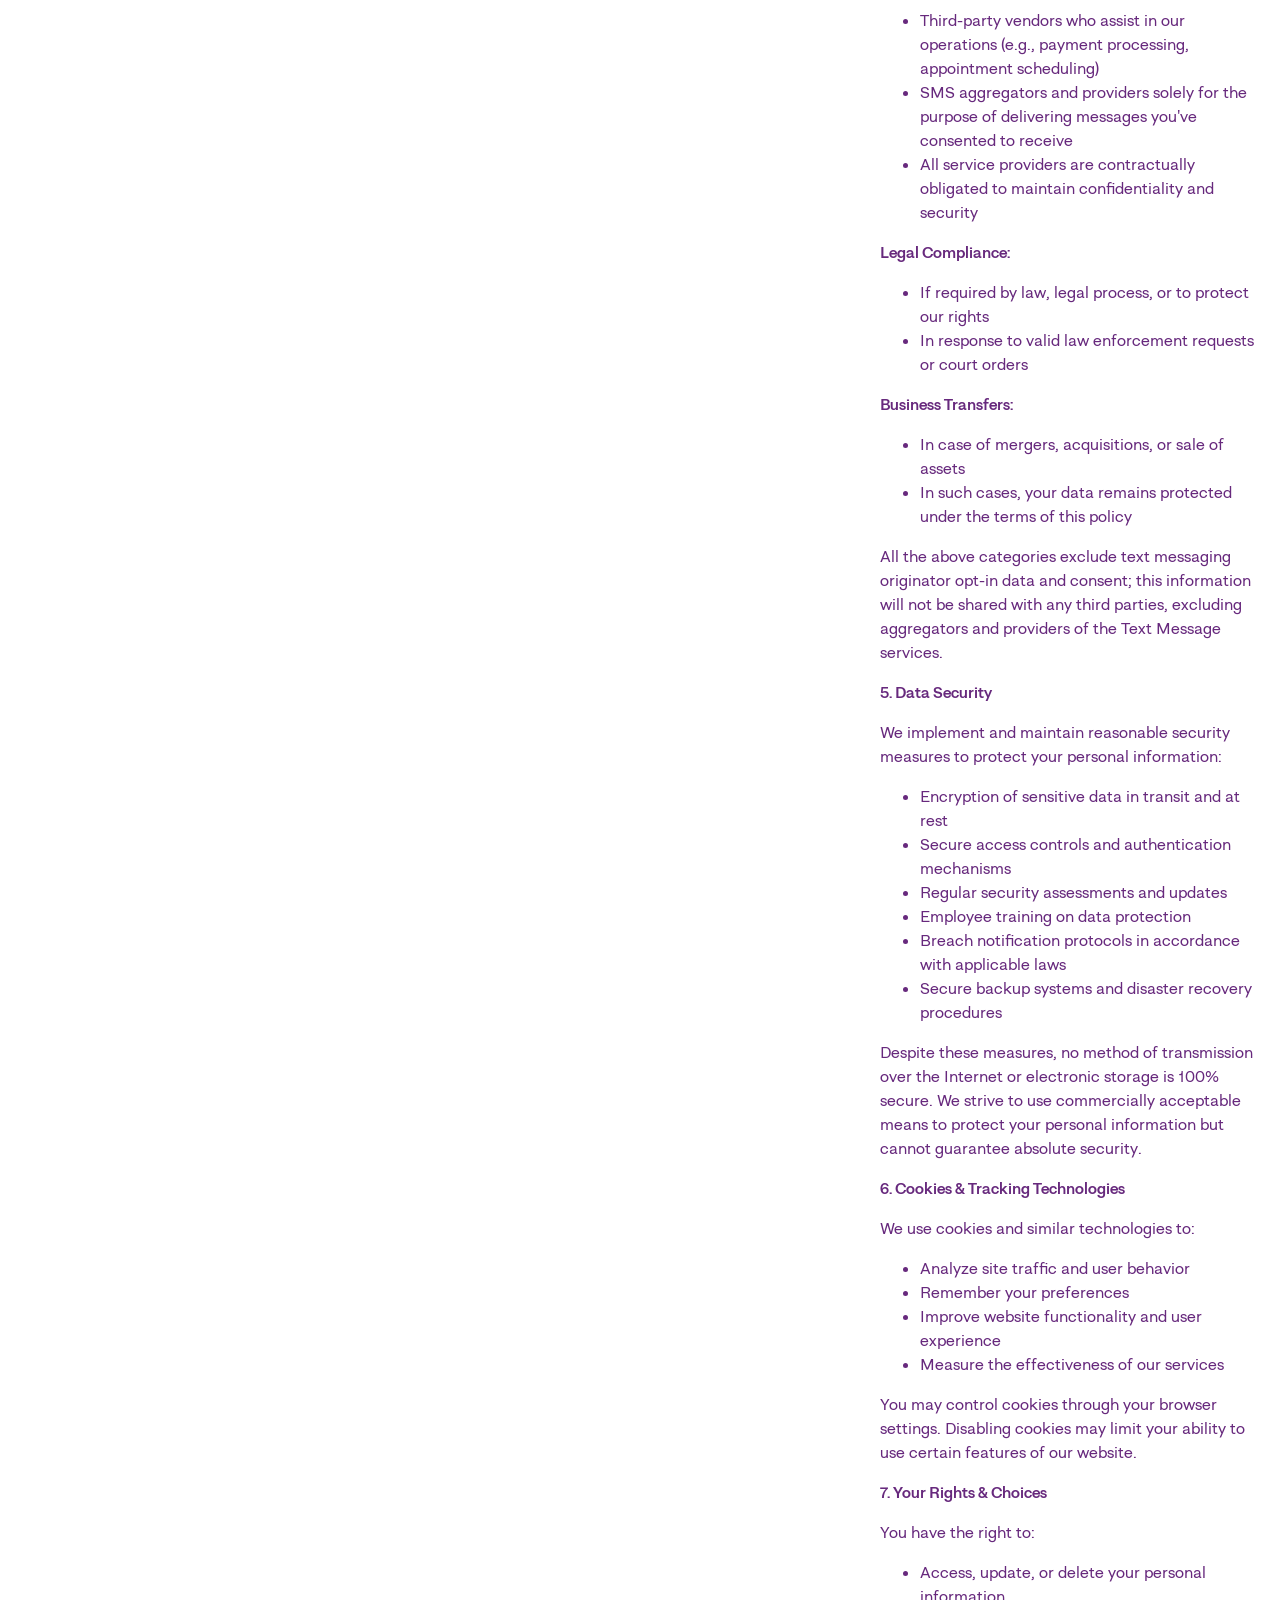
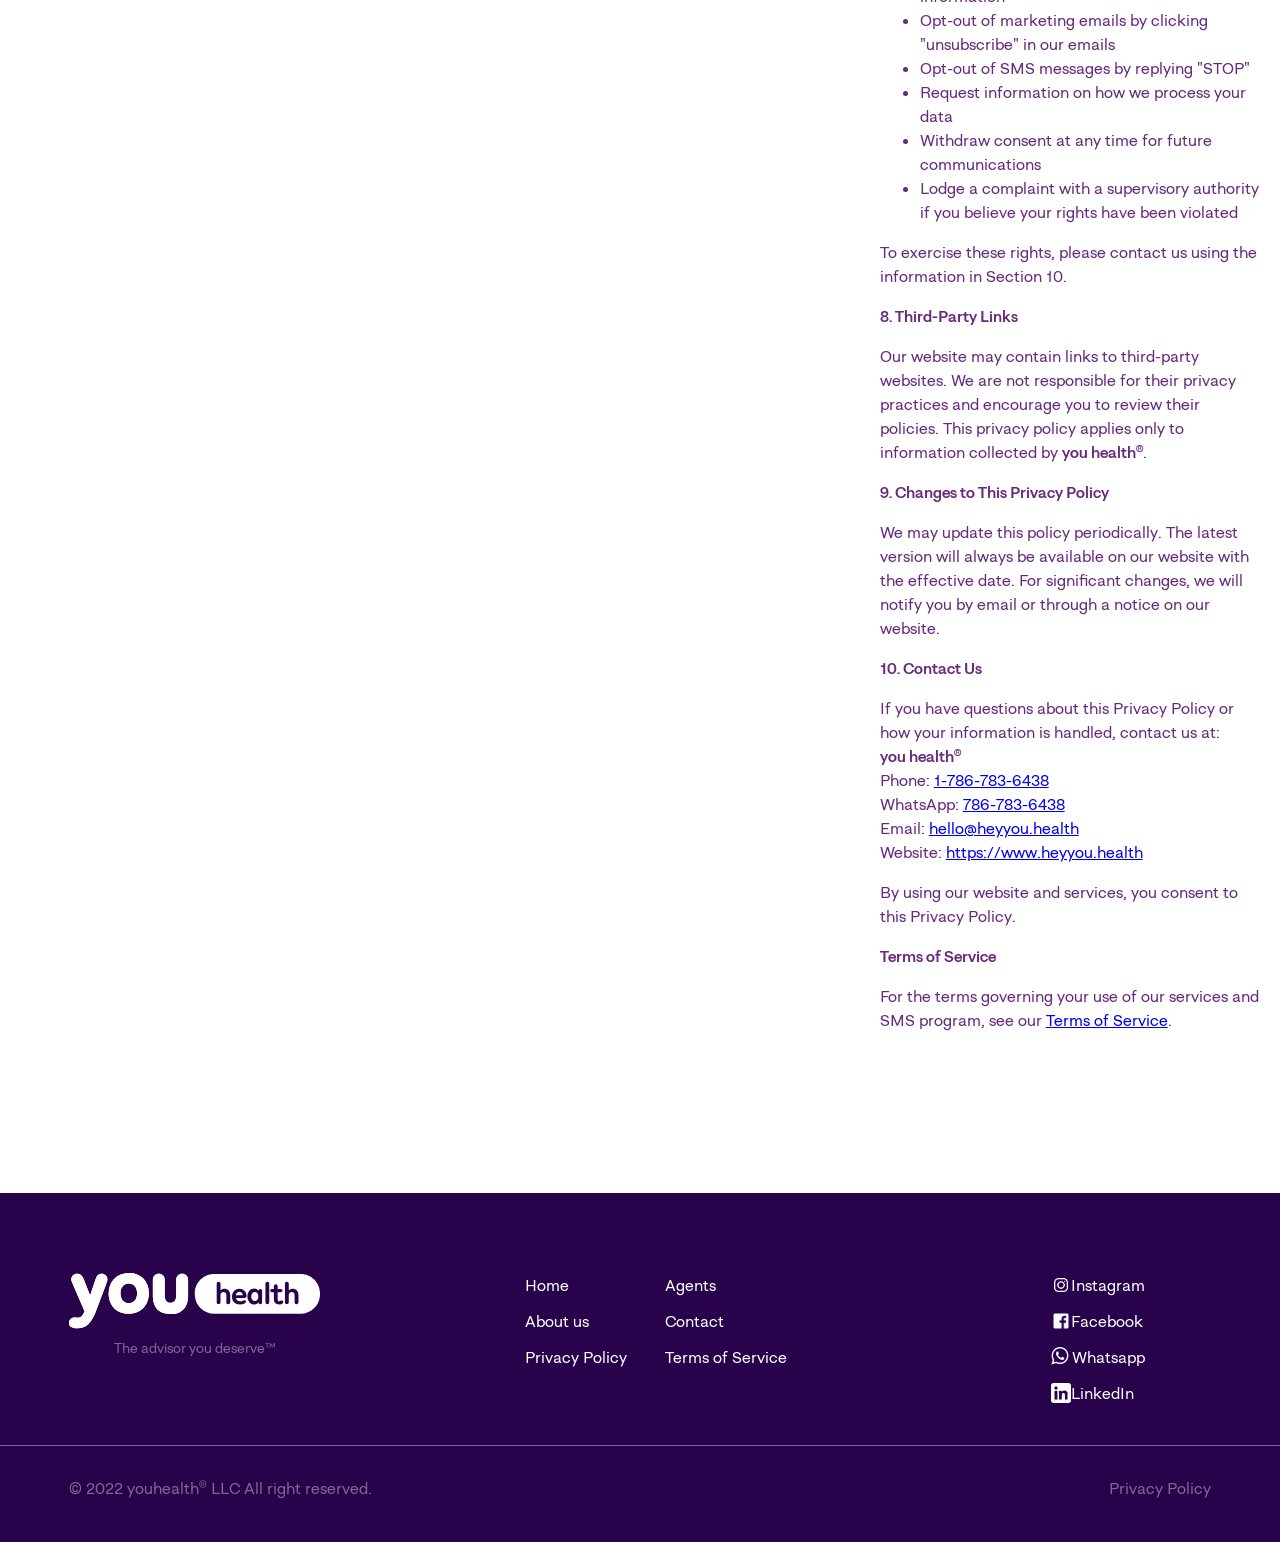
<file: PrivacyPolicy.html>
<!DOCTYPE html>
<html><head><meta http-equiv="Content-Type" content="text/html; charset=UTF-8">

    <meta name="viewport" content="width=device-width, initial-scale=1.0">
    <meta http-equiv="X-UA-Compatible" content="ie=edge">

    <link rel="canonical" href="PrivacyPolicy.html">
    <meta property="og:site_name" content="You Health®">
    <meta property="og:title" content="You Health® - Privacy Policy">
    <meta property="og:url" content="">
    <meta property="og:type" content="website">
    <meta property="og:description" content="Getting healthcare insurance just got easier! You're one step closer to getting the absolute best coverage that fits your needs, at a price that fits your budget!">
    <meta name="description" content="Getting healthcare insurance just got easier! You're one step closer to
    getting the absolute best coverage that fits your needs, at a price that
    fits your budget!">

    <title lang="en" style="display: block;">Privacy Policy - you health®</title>
    <title lang="es" style="display: none;">Politica de Privacidad - you health®</title>

    <link rel="icon" type="image/x-icon" href="images/favicon.svg">

    <link rel="stylesheet" href="./contact_files/custom.css">
    <link rel="stylesheet" href="https://stackpath.bootstrapcdn.com/font-awesome/4.7.0/css/font-awesome.min.css">
</head>
<body data-aos-easing="ease" data-aos-duration="2000" data-aos-delay="0">
  <!-- <link rel="stylesheet" href="https://stackpath.bootstrapcdn.com/font-awesome/4.7.0/css/font-awesome.min.css">
  <a href="https://wa.me/17867836438" class="whatsapp" target="_blank"> <i class="fa fa-whatsapp whatsapp-icon"></i></a> -->

<header>

    <div class="yh-header__ribbon">
        <a href="index.html" id="logo"><img src="images/youhealth-white.svg" class="yh-logo yh-logo--purple" alt="Logo You Health"></a>

        <nav class="nav-header nav-header--purple">
          <ul>
            <li><a href="index.html" lang="en" style="display: block;">Home</a><a href="index.html" lang="es" style="display: none;">Inicio</a></li>
            <li><a href="about-us.html" lang="en" style="display: block;">About Us</a><a href="about-us.html" lang="es" style="display: none;">Nosotros</a></li>
            <li><a href="agents.html" lang="en" style="display: block;">Agents</a><a href="agents.html" lang="es" style="display: none;">Agentes</a></li>
            <li><a href="contact.html" lang="en" style="display: block;">Contact</a><a href="contact.html" lang="es" style="display: none;">Contacto</a></li>
          </ul>
        </nav>

        <div class="yh-header__buttons">

          <!-- EN -->
          <a href="contact.html" class="yh-button yh-button--green" lang="en" style="display: block;">Get a quote</a>
          <!-- ES -->
          <a href="contact.html" class="yh-button yh-button--green" lang="es" style="display: none;">Escoge un plan</a>

          <!-- ES -->
          <div class="lang-menu">
            <div class="selected-lang yh-button en yh-button--transparent--black">English</div>
            <ul class="language--dropped">
                <li>
                    <a href="PrivacyPolicy.html#es" class="es lang__option" lang="en" style="display: block;">Español</a>
                    <a href="PrivacyPolicy.html#en" class="en lang__option" lang="es" style="display: none;">English</a>
                </li>
            </ul>

        </div>

        </div>
    </div>

    <nav id="nav" class="nav show--mobile nav-header--purple" role="navigation">
      <a href="index.html"><img src="./contact_files/logo-mobile-white.png" alt="" class="logo--mobile"></a>
      <!-- ACTUAL NAVIGATION MENU -->
      <ul class="nav__menu" id="menu" tabindex="-1" aria-label="main navigation" hidden="">
        <li class="nav__item"><a href="index.html" class="nav__link" lang="en" style="display: block;">Home</a> <!-- ES --><a href="index.html" class="nav__link" lang="es" style="display: none;">Inicio</a> <!-- ES --> </li>
        <li class="nav__item"><a href="about-us.html" class="nav__link" lang="en" style="display: block;">About Us</a> <!-- ES --><a href="about-us.html" class="nav__link" lang="es" style="display: none;">Nosotros</a> <!-- ES --> </li>
        <li class="nav__item"><a href="agents.html" class="nav__link" lang="en" style="display: block;">Agents</a> <!-- ES --><a href="agents.html" class="nav__link" lang="es" style="display: none;">Agentes</a> <!-- ES --> </li>
        <li class="nav__item"><a href="contact.html" class="nav__link" lang="en" style="display: block;">Contact</a> <!-- ES --><a href="contact.html" class="nav__link" lang="es" style="display: none;">Contacto</a> <!-- ES --> </li>
        <li class="nav__item"><a href="contact.html" class="nav__link" lang="en" style="display: block;">Get a quote</a>  <!-- ES --><a href="contact.html" class="nav__link" lang="es" style="display: none;">Escoge un plan</a> <!-- ES --> </li>

        <li class="nav__item">
          <a href="PrivacyPolicy.html#es" class="es lang__option nav__link" lang="en" style="display: block;">Español</a>
          <a href="PrivacyPolicy.html#en" class="en lang__option nav__link" lang="es" style="display: none;">English</a>
        </li>

      </ul>

      <!-- MENU TOGGLE BUTTON -->
      <a href="PrivacyPolicy.html#nav" class="nav__toggle" role="button" aria-expanded="false" aria-controls="menu">
        <svg class="menuicon" xmlns="http://www.w3.org/2000/svg" width="50" height="50" viewBox="0 0 50 50">
          <title>Toggle Menu</title>
          <g>
            <line class="menuicon__bar" x1="13" y1="16.5" x2="37" y2="16.5"></line>
            <line class="menuicon__bar" x1="13" y1="24.5" x2="37" y2="24.5"></line>
            <line class="menuicon__bar" x1="13" y1="24.5" x2="37" y2="24.5"></line>
            <line class="menuicon__bar" x1="13" y1="32.5" x2="37" y2="32.5"></line>
            <circle class="menuicon__circle" r="23" cx="25" cy="25"></circle>
          </g>
        </svg>
      </a>


    </nav>

</header>

<main>

<div id="areAgent" class="page-about-us">
  <div class="container">
    <div class="section row">
      <div class="eight columns">
        <img src="images/pages/terms-policy/privacy-policy.png" alt="" class="section__image" data-aos="fade-right">
      </div>
      <div class="four columns">
        <h2 class="section__header" lang="en" style="display: block;">Privacy Policy</h2>
        <h2 class="section__header" lang="es" style="display: none;">Política de Privacidad</h2>

        <div class="img-mobile">
          <img src="images/pages/terms-policy/privacy-policy.png" alt="">
        </div>

        <!-- EN -->
        <p lang="en" style="display: block;"><strong>you health<sup><small>&reg;</small></sup></strong></p>
        <p lang="en" style="display: block;">Effective Date: Jan 1st, 2026</p>

        <p lang="en" style="display: block;"><strong>IMPORTANT NOTICE REGARDING TEXT MESSAGING</strong></p>
        <p lang="en" style="display: block;"><strong>DATA</strong></p>
        <p lang="en" style="display: block;"><strong>you health<sup><small>&reg;</small></sup></strong> ("we," "us," or "our") DOES NOT share customer opt-in information, including phone numbers and consent records, with any affiliates or third parties for marketing, promotional, or any other purposes unrelated to providing our direct services. All text messaging originator opt-in data is kept strictly confidential.</p>

        <p lang="en" style="display: block;"><strong>1. Information We Collect</strong></p>
        <p lang="en" style="display: block;">We collect the following types of information:</p>
        <p lang="en" style="display: block;"><strong>Personal Information:</strong></p>
        <ul lang="en" style="display: block;">
          <li>Name, email address, phone number, physical address</li>
          <li>Payment information when you make a purchase or request a quote</li>
          <li>Opt-in records and timestamps for all communication channels (SMS, email, etc.)</li>
        </ul>
        <p lang="en" style="display: block;"><strong>Non-Personal Information:</strong></p>
        <ul lang="en" style="display: block;">
          <li>IP address, browser type, device information</li>
          <li>Website usage patterns and analytics</li>
          <li>Cookies and similar technologies</li>
        </ul>
        <p lang="en" style="display: block;"><strong>Customer Communication:</strong></p>
        <ul lang="en" style="display: block;">
          <li>Records of inquiries and service requests</li>
          <li>Appointment details and preferences</li>
          <li>Service history and feedback</li>
        </ul>

        <p lang="en" style="display: block;"><strong>2. How We Use Your Information</strong></p>
        <p lang="en" style="display: block;">We use collected data for:</p>
        <ul lang="en" style="display: block;">
          <li>Providing and improving our services</li>
          <li>Processing transactions and payments</li>
          <li>Communicating with you about your inquiries, appointments, and promotions</li>
          <li>Enhancing website functionality and user experience</li>
          <li>Ensuring security and fraud prevention</li>
          <li>Maintaining records of your communication preferences and consent</li>
        </ul>

        <p lang="en" style="display: block;"><strong>3. SMS Messaging &amp; Compliance</strong></p>
        <p lang="en" style="display: block;"><strong>Text Message Program Terms &amp; Conditions</strong></p>
        <p lang="en" style="display: block;">By opting into our SMS messaging services, you agree to receive text messages related to our services, including appointment reminders, customer support, and important updates.</p>
        <p lang="en" style="display: block;"><strong>Opt-In &amp; Consent:</strong></p>
        <ul lang="en" style="display: block;">
          <li>You will only receive messages if you have explicitly opted in</li>
          <li>We maintain timestamped records of all opt-in actions</li>
          <li>We comply with the Telephone Consumer Protection Act (TCPA) and all applicable laws</li>
        </ul>
        <p lang="en" style="display: block;"><strong>Opt-Out Instructions:</strong></p>
        <ul lang="en" style="display: block;">
          <li>You can cancel SMS notifications at any time by replying "STOP"</li>
          <li>You will receive a final confirmation message, and no further messages will be sent unless you re-opt in</li>
          <li>All opt-out requests are processed immediately.</li>
        </ul>
        <p lang="en" style="display: block;"><strong>Message Frequency &amp; Content:</strong></p>
        <ul lang="en" style="display: block;">
          <li>Message frequency varies based on your interactions with our business</li>
          <li>Messages will be directly related to the services you have requested</li>
          <li>We do not send promotional content without specific consent</li>
        </ul>
        <p lang="en" style="display: block;"><strong>Help &amp; Support:</strong></p>
        <ul lang="en" style="display: block;">
          <li>Reply "HELP" for assistance or contact us at <strong>hello@heyyou.health</strong></li>
          <li>Customer support is available during regular business hours</li>
        </ul>
        <p lang="en" style="display: block;"><strong>Carrier Information:</strong></p>
        <ul lang="en" style="display: block;">
          <li>Standard message and data rates may apply</li>
          <li>Carriers are not liable for delayed or undelivered messages</li>
          <li>Supported carriers include AT&amp;T, Verizon, T-Mobile, Sprint, and most regional carriers</li>
        </ul>
        <p lang="en" style="display: block;"><strong>SMS Data Protection Statement</strong></p>
        <p lang="en" style="display: block;">No mobile information will be shared with third parties/affiliates for marketing/promotional purposes. Information sharing to subcontractors in support services, such as customer service is permitted. All other use case categories exclude text messaging originator opt-in data and consent; this information will not be shared with any third parties.</p>
        <p lang="en" style="display: block;">We implement strict data protection measures to safeguard your SMS opt-in information and consent records.</p>

        <p lang="en" style="display: block;"><strong>4. Information Sharing &amp; Disclosure</strong></p>
        <p lang="en" style="display: block;">We do not sell, rent, or trade personal information. We may share information with:</p>
        <p lang="en" style="display: block;"><strong>Service Providers:</strong></p>
        <ul lang="en" style="display: block;">
          <li>Third-party vendors who assist in our operations (e.g., payment processing, appointment scheduling)</li>
          <li>SMS aggregators and providers solely for the purpose of delivering messages you've consented to receive</li>
          <li>All service providers are contractually obligated to maintain confidentiality and security</li>
        </ul>
        <p lang="en" style="display: block;"><strong>Legal Compliance:</strong></p>
        <ul lang="en" style="display: block;">
          <li>If required by law, legal process, or to protect our rights</li>
          <li>In response to valid law enforcement requests or court orders</li>
        </ul>
        <p lang="en" style="display: block;"><strong>Business Transfers:</strong></p>
        <ul lang="en" style="display: block;">
          <li>In case of mergers, acquisitions, or sale of assets</li>
          <li>In such cases, your data remains protected under the terms of this policy</li>
        </ul>
        <p lang="en" style="display: block;">All the above categories exclude text messaging originator opt-in data and consent; this information will not be shared with any third parties, excluding aggregators and providers of the Text Message services.</p>

        <p lang="en" style="display: block;"><strong>5. Data Security</strong></p>
        <p lang="en" style="display: block;">We implement and maintain reasonable security measures to protect your personal information:</p>
        <ul lang="en" style="display: block;">
          <li>Encryption of sensitive data in transit and at rest</li>
          <li>Secure access controls and authentication mechanisms</li>
          <li>Regular security assessments and updates</li>
          <li>Employee training on data protection</li>
          <li>Breach notification protocols in accordance with applicable laws</li>
          <li>Secure backup systems and disaster recovery procedures</li>
        </ul>
        <p lang="en" style="display: block;">Despite these measures, no method of transmission over the Internet or electronic storage is 100% secure. We strive to use commercially acceptable means to protect your personal information but cannot guarantee absolute security.</p>

        <p lang="en" style="display: block;"><strong>6. Cookies &amp; Tracking Technologies</strong></p>
        <p lang="en" style="display: block;">We use cookies and similar technologies to:</p>
        <ul lang="en" style="display: block;">
          <li>Analyze site traffic and user behavior</li>
          <li>Remember your preferences</li>
          <li>Improve website functionality and user experience</li>
          <li>Measure the effectiveness of our services</li>
        </ul>
        <p lang="en" style="display: block;">You may control cookies through your browser settings. Disabling cookies may limit your ability to use certain features of our website.</p>

        <p lang="en" style="display: block;"><strong>7. Your Rights &amp; Choices</strong></p>
        <p lang="en" style="display: block;">You have the right to:</p>
        <ul lang="en" style="display: block;">
          <li>Access, update, or delete your personal information</li>
          <li>Opt-out of marketing emails by clicking "unsubscribe" in our emails</li>
          <li>Opt-out of SMS messages by replying "STOP"</li>
          <li>Request information on how we process your data</li>
          <li>Withdraw consent at any time for future communications</li>
          <li>Lodge a complaint with a supervisory authority if you believe your rights have been violated</li>
        </ul>
        <p lang="en" style="display: block;">To exercise these rights, please contact us using the information in Section 10.</p>

        <p lang="en" style="display: block;"><strong>8. Third-Party Links</strong></p>
        <p lang="en" style="display: block;">Our website may contain links to third-party websites. We are not responsible for their privacy practices and encourage you to review their policies. This privacy policy applies only to information collected by <strong>you health<sup><small>&reg;</small></sup></strong>.</p>

        <p lang="en" style="display: block;"><strong>9. Changes to This Privacy Policy</strong></p>
        <p lang="en" style="display: block;">We may update this policy periodically. The latest version will always be available on our website with the effective date. For significant changes, we will notify you by email or through a notice on our website.</p>

        <p lang="en" style="display: block;"><strong>10. Contact Us</strong></p>
        <p lang="en" style="display: block;">If you have questions about this Privacy Policy or how your information is handled, contact us at:<br>
        <strong>you health<sup><small>&reg;</small></sup></strong><br>
        Phone: <a href="tel:+17867836438">1-786-783-6438</a><br>
        WhatsApp: <a href="https://wa.me/17867836438">786-783-6438</a><br>
        Email: <a href="mailto:hello@heyyou.health">hello@heyyou.health</a><br>
        Website: <a href="https://www.heyyou.health">https://www.heyyou.health</a></p>
        <p lang="en" style="display: block;">By using our website and services, you consent to this Privacy Policy.</p>

        <p lang="en" style="display: block;"><strong>Terms of Service</strong></p>
        <p lang="en" style="display: block;">For the terms governing your use of our services and SMS program, see our <a href="Terms-of-Service.html">Terms of Service</a>.</p>

        <!-- ES -->
        <p lang="es" style="display: none;"><strong>you health<sup><small>&reg;</small></sup></strong></p>
        <p lang="es" style="display: none;">Fecha de vigencia: 1 de enero de 2026</p>

        <p lang="es" style="display: none;"><strong>AVISO IMPORTANTE SOBRE MENSAJES DE TEXTO</strong></p>
        <p lang="es" style="display: none;"><strong>DATOS</strong></p>
        <p lang="es" style="display: none;"><strong>you health<sup><small>&reg;</small></sup></strong> ("nosotros" o "nuestro") NO comparte la información de consentimiento (opt-in) de los clientes, incluidos los números de teléfono y los registros de consentimiento, con afiliados ni terceros para fines de marketing, promocionales ni para cualquier otro propósito ajeno a la prestación directa de nuestros servicios. Todos los datos de opt-in del originador de mensajes de texto se mantienen estrictamente confidenciales.</p>

        <p lang="es" style="display: none;"><strong>1. Información que Recopilamos</strong></p>
        <p lang="es" style="display: none;">Recopilamos los siguientes tipos de información:</p>
        <p lang="es" style="display: none;"><strong>Información Personal:</strong></p>
        <ul lang="es" style="display: none;">
          <li>Nombre, dirección de correo electrónico, número de teléfono, dirección física</li>
          <li>Información de pago cuando realiza una compra o solicita una cotización</li>
          <li>Registros de opt-in y marcas de tiempo para todos los canales de comunicación (SMS, correo electrónico, etc.)</li>
        </ul>
        <p lang="es" style="display: none;"><strong>Información No Personal:</strong></p>
        <ul lang="es" style="display: none;">
          <li>Dirección IP, tipo de navegador, información del dispositivo</li>
          <li>Patrones de uso del sitio web y análisis</li>
          <li>Cookies y tecnologías similares</li>
        </ul>
        <p lang="es" style="display: none;"><strong>Comunicación con el Cliente:</strong></p>
        <ul lang="es" style="display: none;">
          <li>Registros de consultas y solicitudes de servicio</li>
          <li>Detalles y preferencias de citas</li>
          <li>Historial de servicio y comentarios</li>
        </ul>

        <p lang="es" style="display: none;"><strong>2. Cómo Usamos su Información</strong></p>
        <p lang="es" style="display: none;">Usamos los datos recopilados para:</p>
        <ul lang="es" style="display: none;">
          <li>Proporcionar y mejorar nuestros servicios</li>
          <li>Procesar transacciones y pagos</li>
          <li>Comunicarnos con usted sobre sus consultas, citas y promociones</li>
          <li>Mejorar la funcionalidad del sitio web y la experiencia del usuario</li>
          <li>Garantizar la seguridad y la prevención de fraudes</li>
          <li>Mantener registros de sus preferencias de comunicación y consentimiento</li>
        </ul>

        <p lang="es" style="display: none;"><strong>3. Mensajería SMS y Cumplimiento</strong></p>
        <p lang="es" style="display: none;"><strong>Términos y Condiciones del Programa de Mensajes de Texto</strong></p>
        <p lang="es" style="display: none;">Al optar por nuestros servicios de mensajería SMS, usted acepta recibir mensajes de texto relacionados con nuestros servicios, incluidos recordatorios de citas, atención al cliente y avisos importantes.</p>
        <p lang="es" style="display: none;"><strong>Opt-In y Consentimiento:</strong></p>
        <ul lang="es" style="display: none;">
          <li>Solo recibirá mensajes si ha optado por participar (opt-in) de forma explícita</li>
          <li>Mantenemos registros con marca de tiempo de todas las acciones de opt-in</li>
          <li>Cumplimos con la Ley de Protección al Consumidor Telefónico (TCPA) y todas las leyes aplicables</li>
        </ul>
        <p lang="es" style="display: none;"><strong>Instrucciones para Cancelar (Opt-Out):</strong></p>
        <ul lang="es" style="display: none;">
          <li>Puede cancelar las notificaciones SMS en cualquier momento respondiendo "STOP"</li>
          <li>Recibirá un mensaje de confirmación final y no se enviarán más mensajes a menos que vuelva a optar por participar</li>
          <li>Todas las solicitudes de cancelación se procesan de inmediato.</li>
        </ul>
        <p lang="es" style="display: none;"><strong>Frecuencia y Contenido de los Mensajes:</strong></p>
        <ul lang="es" style="display: none;">
          <li>La frecuencia de los mensajes varía según sus interacciones con nuestro negocio</li>
          <li>Los mensajes estarán directamente relacionados con los servicios que ha solicitado</li>
          <li>No enviamos contenido promocional sin un consentimiento específico</li>
        </ul>
        <p lang="es" style="display: none;"><strong>Ayuda y Soporte:</strong></p>
        <ul lang="es" style="display: none;">
          <li>Responda "HELP" para obtener ayuda o contáctenos en <strong>hello@heyyou.health</strong></li>
          <li>La atención al cliente está disponible durante el horario comercial habitual</li>
        </ul>
        <p lang="es" style="display: none;"><strong>Información de Operadores:</strong></p>
        <ul lang="es" style="display: none;">
          <li>Pueden aplicarse tarifas estándar de mensajes y datos</li>
          <li>Los operadores no son responsables de los mensajes retrasados o no entregados</li>
          <li>Los operadores compatibles incluyen AT&amp;T, Verizon, T-Mobile, Sprint y la mayoría de los operadores regionales</li>
        </ul>
        <p lang="es" style="display: none;"><strong>Declaración de Protección de Datos de SMS</strong></p>
        <p lang="es" style="display: none;">Ninguna información móvil se compartirá con terceros/afiliados para fines de marketing/promocionales. Se permite compartir información con subcontratistas de servicios de soporte, como atención al cliente. Todas las demás categorías de uso excluyen los datos de opt-in y el consentimiento del originador de mensajes de texto; esta información no se compartirá con ningún tercero.</p>
        <p lang="es" style="display: none;">Implementamos estrictas medidas de protección de datos para salvaguardar su información de opt-in de SMS y sus registros de consentimiento.</p>

        <p lang="es" style="display: none;"><strong>4. Intercambio y Divulgación de Información</strong></p>
        <p lang="es" style="display: none;">No vendemos, alquilamos ni intercambiamos información personal. Podemos compartir información con:</p>
        <p lang="es" style="display: none;"><strong>Proveedores de Servicios:</strong></p>
        <ul lang="es" style="display: none;">
          <li>Proveedores externos que asisten en nuestras operaciones (p. ej., procesamiento de pagos, programación de citas)</li>
          <li>Agregadores y proveedores de SMS únicamente con el fin de entregar los mensajes que usted ha consentido recibir</li>
          <li>Todos los proveedores de servicios están obligados contractualmente a mantener la confidencialidad y la seguridad</li>
        </ul>
        <p lang="es" style="display: none;"><strong>Cumplimiento Legal:</strong></p>
        <ul lang="es" style="display: none;">
          <li>Si lo exige la ley, un proceso legal, o para proteger nuestros derechos</li>
          <li>En respuesta a solicitudes válidas de las autoridades o a órdenes judiciales</li>
        </ul>
        <p lang="es" style="display: none;"><strong>Transferencias Comerciales:</strong></p>
        <ul lang="es" style="display: none;">
          <li>En caso de fusiones, adquisiciones o venta de activos</li>
          <li>En tales casos, sus datos permanecen protegidos según los términos de esta política</li>
        </ul>
        <p lang="es" style="display: none;">Todas las categorías anteriores excluyen los datos de opt-in y el consentimiento del originador de mensajes de texto; esta información no se compartirá con ningún tercero, salvo los agregadores y proveedores de los servicios de Mensajes de Texto.</p>

        <p lang="es" style="display: none;"><strong>5. Seguridad de los Datos</strong></p>
        <p lang="es" style="display: none;">Implementamos y mantenemos medidas de seguridad razonables para proteger su información personal:</p>
        <ul lang="es" style="display: none;">
          <li>Cifrado de datos sensibles en tránsito y en reposo</li>
          <li>Controles de acceso seguros y mecanismos de autenticación</li>
          <li>Evaluaciones y actualizaciones de seguridad periódicas</li>
          <li>Capacitación de los empleados en protección de datos</li>
          <li>Protocolos de notificación de violaciones de acuerdo con las leyes aplicables</li>
          <li>Sistemas de respaldo seguros y procedimientos de recuperación ante desastres</li>
        </ul>
        <p lang="es" style="display: none;">A pesar de estas medidas, ningún método de transmisión por Internet o de almacenamiento electrónico es 100% seguro. Nos esforzamos por utilizar medios comercialmente aceptables para proteger su información personal, pero no podemos garantizar una seguridad absoluta.</p>

        <p lang="es" style="display: none;"><strong>6. Cookies y Tecnologías de Seguimiento</strong></p>
        <p lang="es" style="display: none;">Usamos cookies y tecnologías similares para:</p>
        <ul lang="es" style="display: none;">
          <li>Analizar el tráfico del sitio y el comportamiento de los usuarios</li>
          <li>Recordar sus preferencias</li>
          <li>Mejorar la funcionalidad del sitio web y la experiencia del usuario</li>
          <li>Medir la efectividad de nuestros servicios</li>
        </ul>
        <p lang="es" style="display: none;">Puede controlar las cookies a través de la configuración de su navegador. Deshabilitar las cookies puede limitar su capacidad para usar ciertas funciones de nuestro sitio web.</p>

        <p lang="es" style="display: none;"><strong>7. Sus Derechos y Opciones</strong></p>
        <p lang="es" style="display: none;">Usted tiene derecho a:</p>
        <ul lang="es" style="display: none;">
          <li>Acceder, actualizar o eliminar su información personal</li>
          <li>Cancelar la suscripción a correos de marketing haciendo clic en "cancelar suscripción" en nuestros correos</li>
          <li>Cancelar los mensajes SMS respondiendo "STOP"</li>
          <li>Solicitar información sobre cómo procesamos sus datos</li>
          <li>Retirar su consentimiento en cualquier momento para futuras comunicaciones</li>
          <li>Presentar una queja ante una autoridad de supervisión si considera que se han vulnerado sus derechos</li>
        </ul>
        <p lang="es" style="display: none;">Para ejercer estos derechos, contáctenos utilizando la información de la Sección 10.</p>

        <p lang="es" style="display: none;"><strong>8. Enlaces de Terceros</strong></p>
        <p lang="es" style="display: none;">Nuestro sitio web puede contener enlaces a sitios web de terceros. No somos responsables de sus prácticas de privacidad y le recomendamos revisar sus políticas. Esta política de privacidad se aplica únicamente a la información recopilada por <strong>you health<sup><small>&reg;</small></sup></strong>.</p>

        <p lang="es" style="display: none;"><strong>9. Cambios a esta Política de Privacidad</strong></p>
        <p lang="es" style="display: none;">Podemos actualizar esta política periódicamente. La versión más reciente siempre estará disponible en nuestro sitio web con la fecha de vigencia. Para cambios significativos, le notificaremos por correo electrónico o mediante un aviso en nuestro sitio web.</p>

        <p lang="es" style="display: none;"><strong>10. Contáctenos</strong></p>
        <p lang="es" style="display: none;">Si tiene preguntas sobre esta Política de Privacidad o sobre cómo se maneja su información, contáctenos en:<br>
        <strong>you health<sup><small>&reg;</small></sup></strong><br>
        Teléfono: <a href="tel:+17867836438">1-786-783-6438</a><br>
        WhatsApp: <a href="https://wa.me/17867836438">786-783-6438</a><br>
        Correo electrónico: <a href="mailto:hello@heyyou.health">hello@heyyou.health</a><br>
        Sitio web: <a href="https://www.heyyou.health">https://www.heyyou.health</a></p>
        <p lang="es" style="display: none;">Al usar nuestro sitio web y servicios, usted acepta esta Política de Privacidad.</p>

        <p lang="es" style="display: none;"><strong>Términos de Servicio</strong></p>
        <p lang="es" style="display: none;">Para los términos que rigen el uso de nuestros servicios y el programa SMS, consulte nuestros <a href="Terms-of-Service.html">Términos de Servicio</a>.</p>

      </div>
    </div>
  </div>
</div>

</main>

<footer>
    <div class="yh-footer__menu">
      <div class="container">
        <div class="row">
          <div class="three columns" style="text-align: center;">
            <div class="logo">
              <img src="images/youhealth-white.svg" alt="">
            </div>
            <p lang="en" style="display: block;">The advisor you deserve™</p>
            <!-- ES -->
            <p lang="es" style="display: none;">El asesor que tú mereces™</p>
            <!-- ES -->
          </div>
          <div class="nine columns">
            <div class="container">
              <div class="two columns offset-by-two">
                <ul>
                  <li><a href="index.html" lang="en" style="display: block;">Home</a><!-- ES --><a href="index.html" lang="es" style="display: none;">Inicio</a><!-- ES --></li>
                  <li><a href="about-us.html" lang="en" style="display: block;">About us</a><!-- ES --><a href="about-us.html" lang="es" style="display: none;">Nosotros</a><!-- ES --></li>
                  <li><a href="PrivacyPolicy.html" lang="en" style="display: block;">Privacy Policy</a><!-- ES --><a href="PrivacyPolicy.html" lang="es" style="display: none;">Política de privacidad</a><!-- ES --></li>
                </ul>
              </div>
              <div class="three columns">
                <ul>
                  <li><a href="agents.html" lang="en" style="display: block;">Agents</a><!-- ES --><a href="agents.html" lang="es" style="display: none;">Agentes</a><!-- ES --></li>
                  <li><a href="contact.html" lang="en" style="display: block;">Contact</a><!-- ES --><a href="contact.html" lang="es" style="display: none;">Contacto</a><!-- ES --></li>
                  <li><a href="Terms-of-Service.html" lang="en" style="display: block; white-space: nowrap;">Terms of Service</a><!-- ES --><a href="Terms-of-Service.html" lang="es" style="display: none; white-space: nowrap;">Términos de servicio</a><!-- ES --></li>
                </ul>
              </div>
              <div class="two columns offset-by-three">
                <ul id="yh-social-media--desktop">
                  <li><a href="https://www.instagram.com/youhealth_/" target="_blank"><img src="images/social/instagram.png" alt="" class="icon-svg">Instagram</a></li>
                  <li><a href="https://www.facebook.com/profile.php?id=61587309457811" target="_blank"><img src="images/social/facebook.png" alt="" class="icon-svg">Facebook</a></li>
                  <li><a href="https://wa.me/17867836438" class="whatsapp" target="_blank"> <i class="fa fa-whatsapp whatsapp-icon" style="font-size: 20px"></i> Whatsapp</a></li>
                  <li><a href="https://www.linkedin.com/company/weareyouhealth" target="_blank"><img src="images/social/linkedin.png" alt="" class="icon-svg">LinkedIn</a></li>
                </ul>
                <ul id="yh-social-media--mobile" class="yh-list-inline">
                  <li><a href="https://www.instagram.com/youhealth_/" target="_blank"><img src="images/social/instagram.png" alt="" class="icon-svg"></a></li>
                  <li><a href="https://www.facebook.com/profile.php?id=61587309457811" target="_blank"><img src="images/social/facebook.png" alt="" class="icon-svg"></a></li>
                  <li><a href="https://wa.me/17867836438" class="whatsapp" target="_blank"> <i class="fa fa-whatsapp whatsapp-icon" style="font-size: 20px; color: #FFF;"></i></a></li>
                  <li><a href="https://www.linkedin.com/company/weareyouhealth" target="_blank"><img src="images/social/linkedin.png" alt="" class="icon-svg"></a></li>
                </ul>
              </div>
            </div>
          </div>
        </div>
      </div>
    </div>
    <div class="yh-footer__rights">
      <div class="container">
        <div class="row">
          <div class="six columns">
            <span lang="en" style="display: block;">© 2022 youhealth<sup><small>®</small></sup> LLC All right reserved.</span>
            <!-- ES -->
            <span lang="es" style="display: none;">© 2022 youhealth<sup><small>®</small></sup> LLC Todos los derechos reservados.</span>
            <!-- ES -->
          </div>
          <div class="six columns">
            <ul class="yh-list-inline">
              <li><a href="PrivacyPolicy.html" lang="en" style="display: block;">Privacy Policy</a><!-- ES --><a href="PrivacyPolicy.html" lang="es" style="display: none;">Política de privacidad</a><!-- ES --></li>
            </ul>
          </div>
        </div>
      </div>
    </div>
</footer>

<script src="./contact_files/language.js"></script>
<script src="./contact_files/nav-mobile.js"></script>

<script src="./contact_files/aos.js"></script>
<script>
  AOS.init({
    duration: 2000,
    disable: window.innerWidth < 768,
  });
  AOS.init({disable: 'mobile'});
</script>

</body>
</html>
</file>
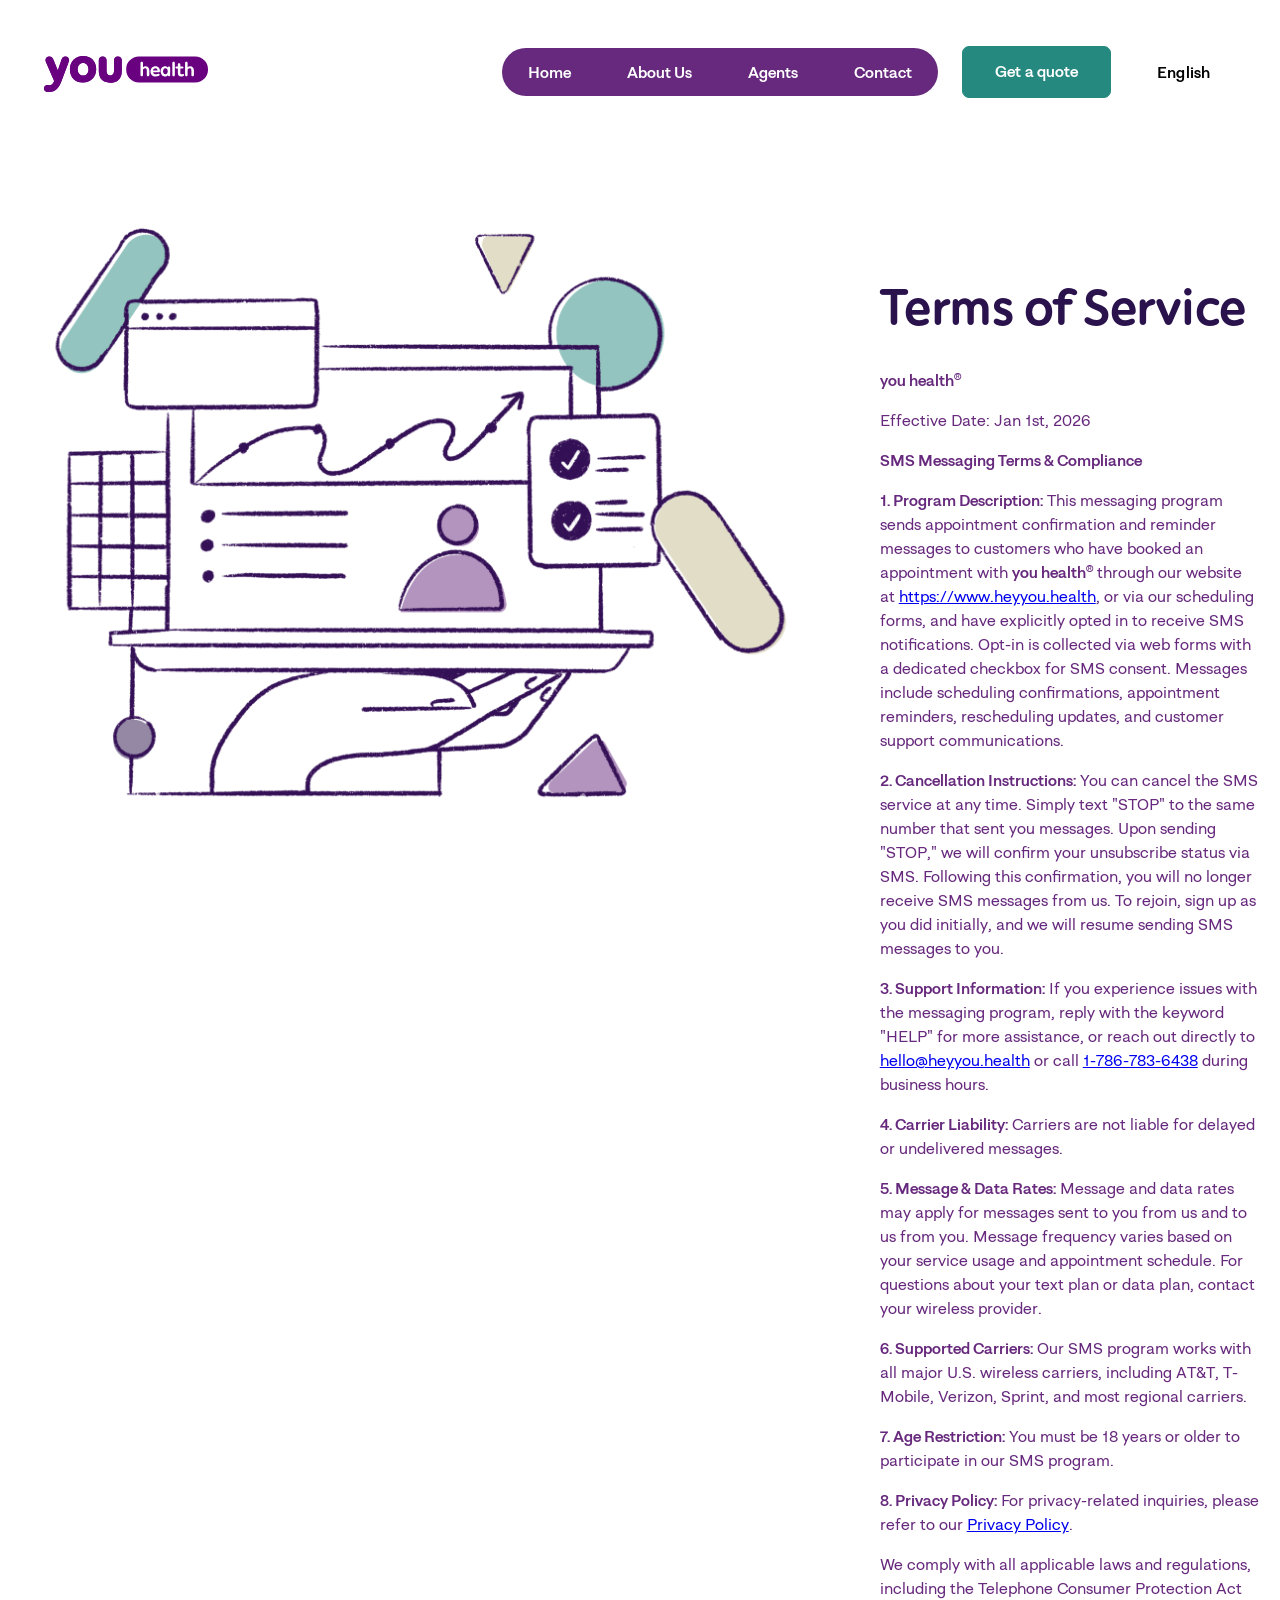
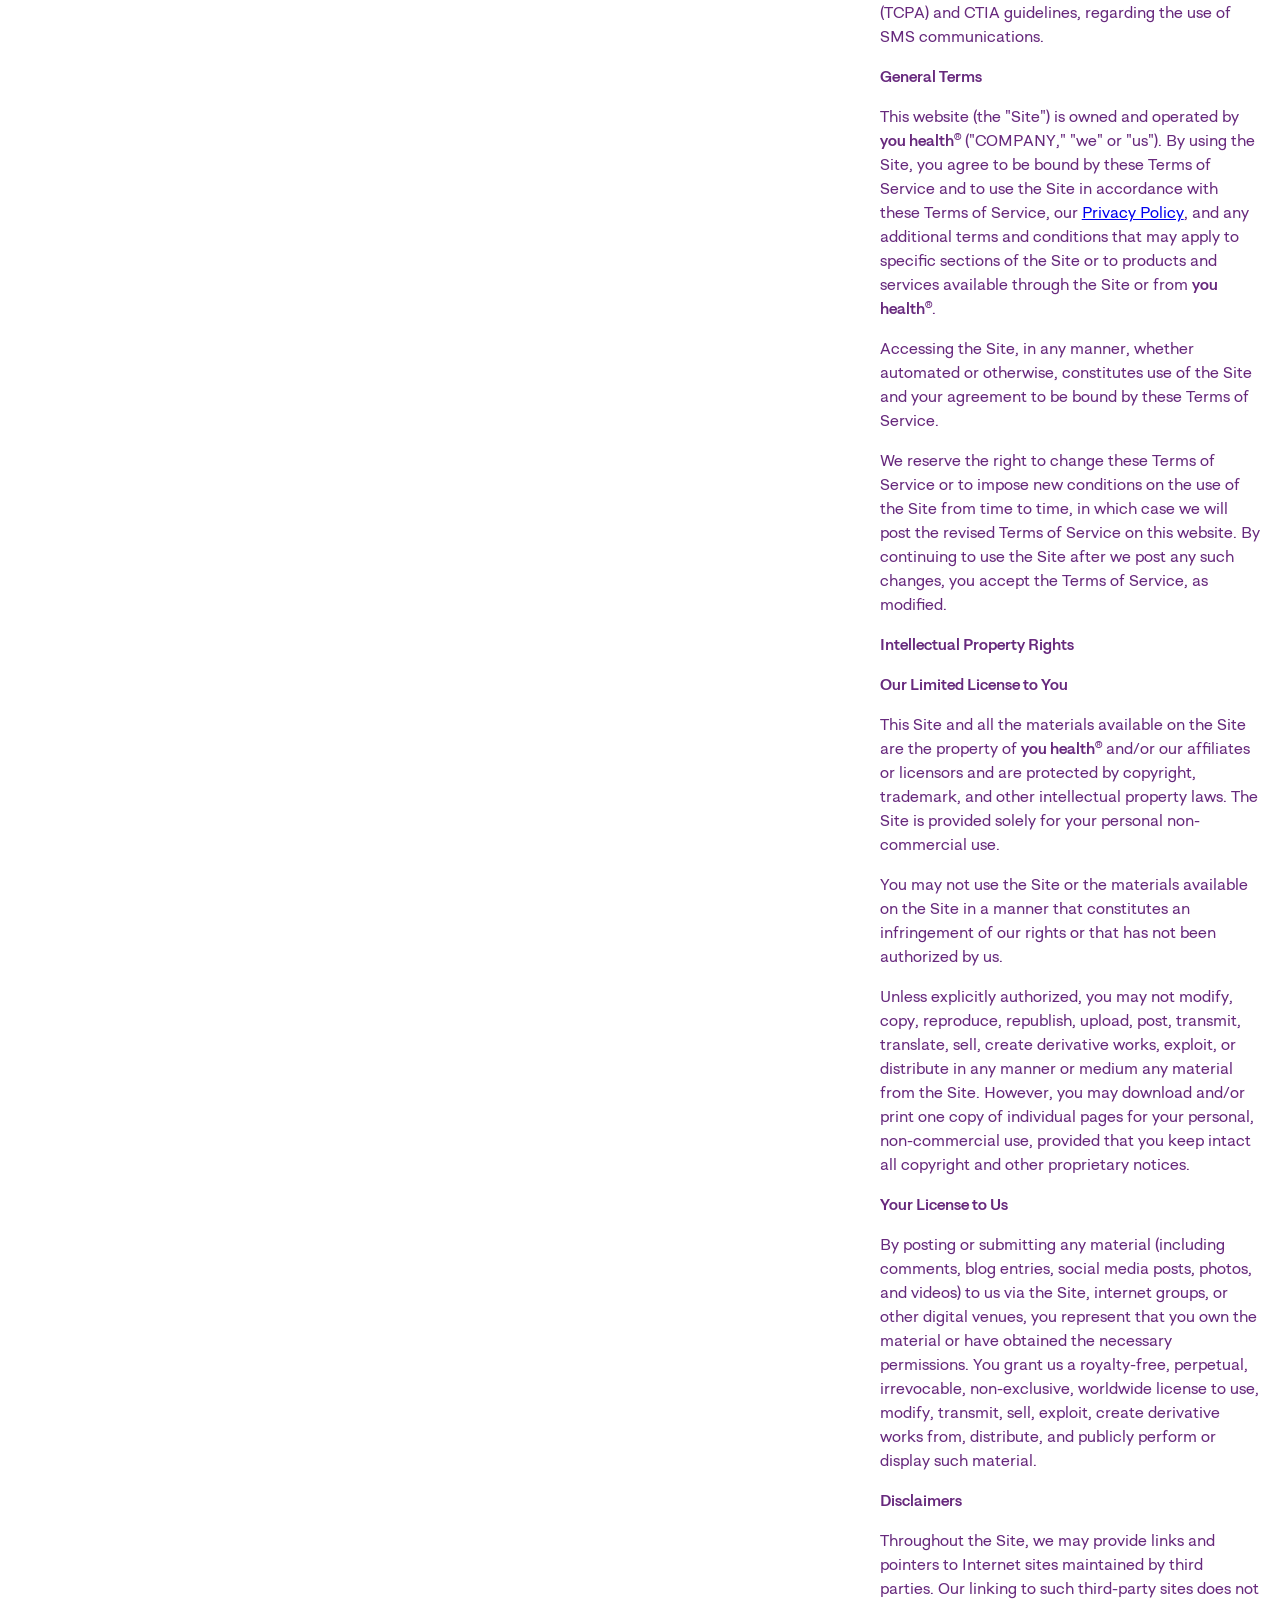
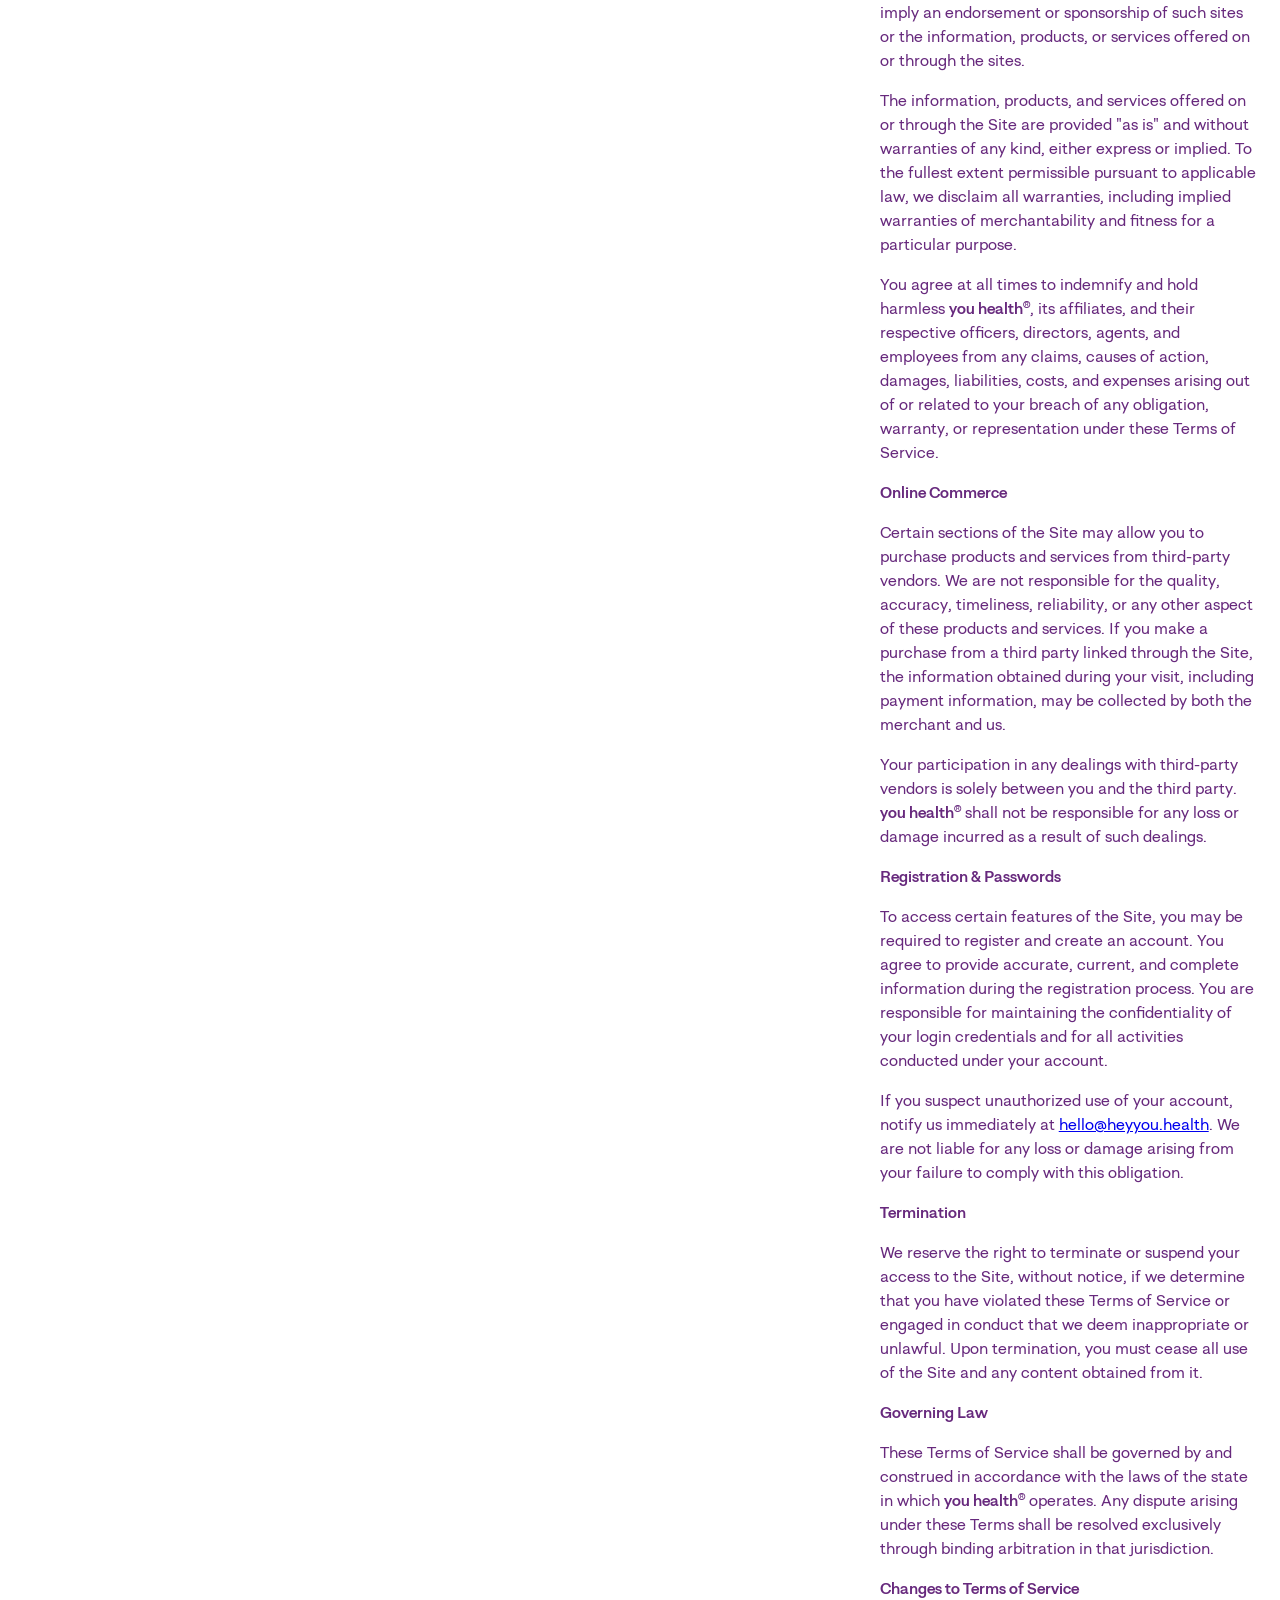
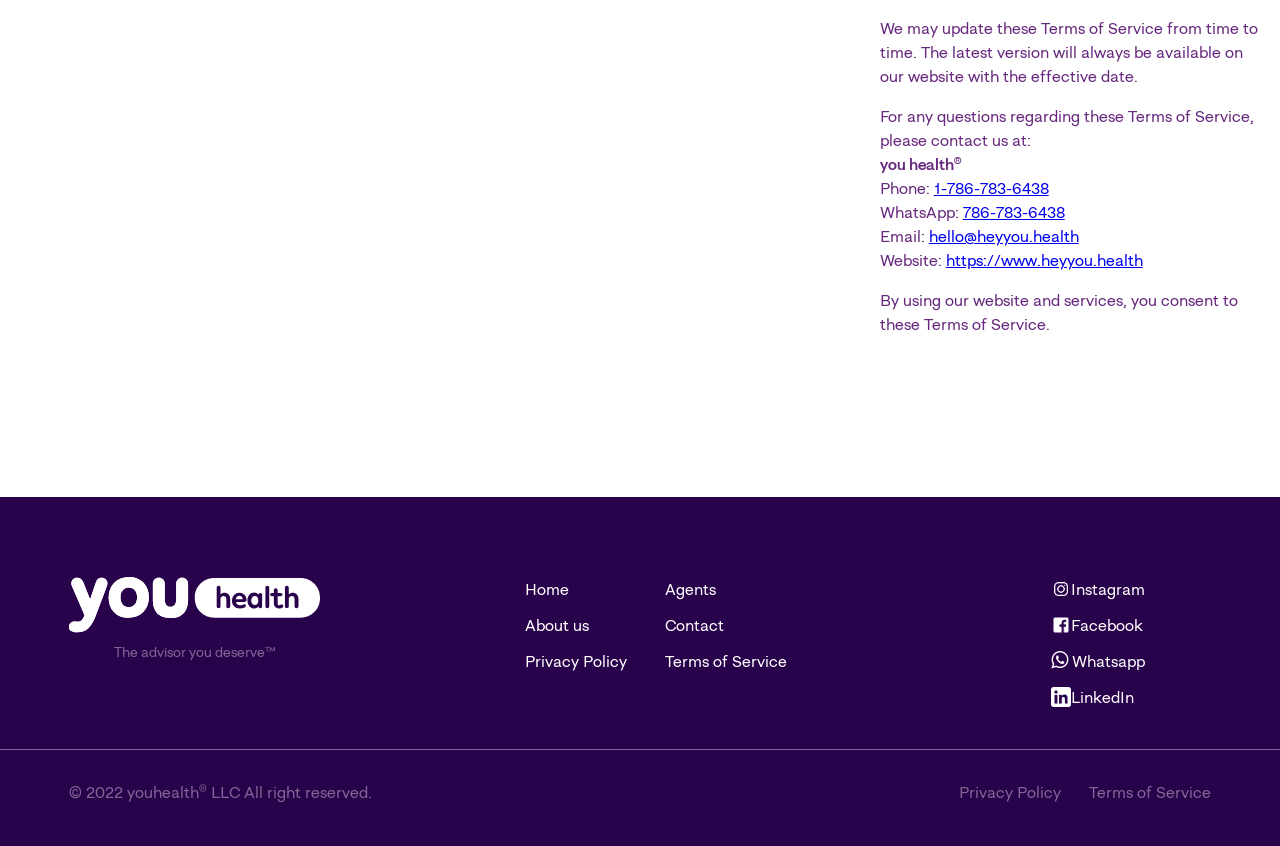
<file: Terms-of-Service.html>
<!DOCTYPE html>
<html><head><meta http-equiv="Content-Type" content="text/html; charset=UTF-8">

    <meta name="viewport" content="width=device-width, initial-scale=1.0">
    <meta http-equiv="X-UA-Compatible" content="ie=edge">

    <link rel="canonical" href="Terms-of-Service.html">
    <meta property="og:site_name" content="You Health®">
    <meta property="og:title" content="You Health® - Terms of Service">
    <meta property="og:url" content="">
    <meta property="og:type" content="website">
    <meta property="og:description" content="Getting healthcare insurance just got easier! You're one step closer to getting the absolute best coverage that fits your needs, at a price that fits your budget!">
    <meta name="description" content="Getting healthcare insurance just got easier! You're one step closer to
    getting the absolute best coverage that fits your needs, at a price that
    fits your budget!">

    <title lang="en" style="display: block;">Terms of Service - you health®</title>
    <title lang="es" style="display: none;">Terminos de Servicio - you health®</title>

    <link rel="icon" type="image/x-icon" href="images/favicon.svg">

    <link rel="stylesheet" href="./contact_files/custom.css">
    <link rel="stylesheet" href="https://stackpath.bootstrapcdn.com/font-awesome/4.7.0/css/font-awesome.min.css">
</head>
<body data-aos-easing="ease" data-aos-duration="2000" data-aos-delay="0">
  <!-- <link rel="stylesheet" href="https://stackpath.bootstrapcdn.com/font-awesome/4.7.0/css/font-awesome.min.css">
  <a href="https://wa.me/17867836438" class="whatsapp" target="_blank"> <i class="fa fa-whatsapp whatsapp-icon"></i></a> -->

<header>

    <div class="yh-header__ribbon">
        <a href="index.html" id="logo"><img src="images/youhealth-white.svg" class="yh-logo yh-logo--purple" alt="Logo You Health"></a>

        <nav class="nav-header nav-header--purple">
          <ul>
            <li><a href="index.html" lang="en" style="display: block;">Home</a><a href="index.html" lang="es" style="display: none;">Inicio</a></li>
            <li><a href="about-us.html" lang="en" style="display: block;">About Us</a><a href="about-us.html" lang="es" style="display: none;">Nosotros</a></li>
            <li><a href="agents.html" lang="en" style="display: block;">Agents</a><a href="agents.html" lang="es" style="display: none;">Agentes</a></li>
            <li><a href="contact.html" lang="en" style="display: block;">Contact</a><a href="contact.html" lang="es" style="display: none;">Contacto</a></li>
          </ul>
        </nav>

        <div class="yh-header__buttons">

          <!-- EN -->
          <a href="contact.html" class="yh-button yh-button--green" lang="en" style="display: block;">Get a quote</a>
          <!-- ES -->
          <a href="contact.html" class="yh-button yh-button--green" lang="es" style="display: none;">Escoge un plan</a>

          <!-- ES -->
          <div class="lang-menu">
            <div class="selected-lang yh-button en yh-button--transparent--black">English</div>
            <ul class="language--dropped">
                <li>
                    <a href="Terms-of-Service.html#es" class="es lang__option" lang="en" style="display: block;">Español</a>
                    <a href="Terms-of-Service.html#en" class="en lang__option" lang="es" style="display: none;">English</a>
                </li>
            </ul>

        </div>

        </div>
    </div>

    <nav id="nav" class="nav show--mobile nav-header--purple" role="navigation">
      <a href="index.html"><img src="./contact_files/logo-mobile-white.png" alt="" class="logo--mobile"></a>
      <!-- ACTUAL NAVIGATION MENU -->
      <ul class="nav__menu" id="menu" tabindex="-1" aria-label="main navigation" hidden="">
        <li class="nav__item"><a href="index.html" class="nav__link" lang="en" style="display: block;">Home</a> <!-- ES --><a href="index.html" class="nav__link" lang="es" style="display: none;">Inicio</a> <!-- ES --> </li>
        <li class="nav__item"><a href="about-us.html" class="nav__link" lang="en" style="display: block;">About Us</a> <!-- ES --><a href="about-us.html" class="nav__link" lang="es" style="display: none;">Nosotros</a> <!-- ES --> </li>
        <li class="nav__item"><a href="agents.html" class="nav__link" lang="en" style="display: block;">Agents</a> <!-- ES --><a href="agents.html" class="nav__link" lang="es" style="display: none;">Agentes</a> <!-- ES --> </li>
        <li class="nav__item"><a href="contact.html" class="nav__link" lang="en" style="display: block;">Contact</a> <!-- ES --><a href="contact.html" class="nav__link" lang="es" style="display: none;">Contacto</a> <!-- ES --> </li>
        <li class="nav__item"><a href="contact.html" class="nav__link" lang="en" style="display: block;">Get a quote</a>  <!-- ES --><a href="contact.html" class="nav__link" lang="es" style="display: none;">Escoge un plan</a> <!-- ES --> </li>

        <li class="nav__item">
          <a href="Terms-of-Service.html#es" class="es lang__option nav__link" lang="en" style="display: block;">Español</a>
          <a href="Terms-of-Service.html#en" class="en lang__option nav__link" lang="es" style="display: none;">English</a>
        </li>

      </ul>

      <!-- MENU TOGGLE BUTTON -->
      <a href="Terms-of-Service.html#nav" class="nav__toggle" role="button" aria-expanded="false" aria-controls="menu">
        <svg class="menuicon" xmlns="http://www.w3.org/2000/svg" width="50" height="50" viewBox="0 0 50 50">
          <title>Toggle Menu</title>
          <g>
            <line class="menuicon__bar" x1="13" y1="16.5" x2="37" y2="16.5"></line>
            <line class="menuicon__bar" x1="13" y1="24.5" x2="37" y2="24.5"></line>
            <line class="menuicon__bar" x1="13" y1="24.5" x2="37" y2="24.5"></line>
            <line class="menuicon__bar" x1="13" y1="32.5" x2="37" y2="32.5"></line>
            <circle class="menuicon__circle" r="23" cx="25" cy="25"></circle>
          </g>
        </svg>
      </a>


    </nav>

</header>

<main>

<div id="areAgent" class="page-about-us">
  <div class="container">
    <div class="section row">
      <div class="eight columns">
        <img src="images/pages/terms-policy/terms-service.png" alt="" class="section__image" data-aos="fade-right">
      </div>
      <div class="four columns">
        <h2 class="section__header" lang="en" style="display: block;">Terms of Service</h2>
        <h2 class="section__header" lang="es" style="display: none;">Términos de Servicio</h2>

        <div class="img-mobile">
          <img src="images/pages/terms-policy/terms-service.png" alt="">
        </div>

        <!-- EN -->
        <p lang="en" style="display: block;"><strong>you health<sup><small>&reg;</small></sup></strong></p>
        <p lang="en" style="display: block;">Effective Date: Jan 1st, 2026</p>

        <p lang="en" style="display: block;"><strong>SMS Messaging Terms &amp; Compliance</strong></p>
        <p lang="en" style="display: block;"><strong>1. Program Description:</strong> This messaging program sends appointment confirmation and reminder messages to customers who have booked an appointment with <strong>you health<sup><small>&reg;</small></sup></strong> through our website at <a href="https://www.heyyou.health">https://www.heyyou.health</a>, or via our scheduling forms, and have explicitly opted in to receive SMS notifications. Opt-in is collected via web forms with a dedicated checkbox for SMS consent. Messages include scheduling confirmations, appointment reminders, rescheduling updates, and customer support communications.</p>
        <p lang="en" style="display: block;"><strong>2. Cancellation Instructions:</strong> You can cancel the SMS service at any time. Simply text "STOP" to the same number that sent you messages. Upon sending "STOP," we will confirm your unsubscribe status via SMS. Following this confirmation, you will no longer receive SMS messages from us. To rejoin, sign up as you did initially, and we will resume sending SMS messages to you.</p>
        <p lang="en" style="display: block;"><strong>3. Support Information:</strong> If you experience issues with the messaging program, reply with the keyword "HELP" for more assistance, or reach out directly to <a href="mailto:hello@heyyou.health">hello@heyyou.health</a> or call <a href="tel:+17867836438">1-786-783-6438</a> during business hours.</p>
        <p lang="en" style="display: block;"><strong>4. Carrier Liability:</strong> Carriers are not liable for delayed or undelivered messages.</p>
        <p lang="en" style="display: block;"><strong>5. Message &amp; Data Rates:</strong> Message and data rates may apply for messages sent to you from us and to us from you. Message frequency varies based on your service usage and appointment schedule. For questions about your text plan or data plan, contact your wireless provider.</p>
        <p lang="en" style="display: block;"><strong>6. Supported Carriers:</strong> Our SMS program works with all major U.S. wireless carriers, including AT&amp;T, T-Mobile, Verizon, Sprint, and most regional carriers.</p>
        <p lang="en" style="display: block;"><strong>7. Age Restriction:</strong> You must be 18 years or older to participate in our SMS program.</p>
        <p lang="en" style="display: block;"><strong>8. Privacy Policy:</strong> For privacy-related inquiries, please refer to our <a href="PrivacyPolicy.html">Privacy Policy</a>.</p>
        <p lang="en" style="display: block;">We comply with all applicable laws and regulations, including the Telephone Consumer Protection Act (TCPA) and CTIA guidelines, regarding the use of SMS communications.</p>

        <p lang="en" style="display: block;"><strong>General Terms</strong></p>
        <p lang="en" style="display: block;">This website (the "Site") is owned and operated by <strong>you health<sup><small>&reg;</small></sup></strong> ("COMPANY," "we" or "us"). By using the Site, you agree to be bound by these Terms of Service and to use the Site in accordance with these Terms of Service, our <a href="PrivacyPolicy.html">Privacy Policy</a>, and any additional terms and conditions that may apply to specific sections of the Site or to products and services available through the Site or from <strong>you health<sup><small>&reg;</small></sup></strong>.</p>
        <p lang="en" style="display: block;">Accessing the Site, in any manner, whether automated or otherwise, constitutes use of the Site and your agreement to be bound by these Terms of Service.</p>
        <p lang="en" style="display: block;">We reserve the right to change these Terms of Service or to impose new conditions on the use of the Site from time to time, in which case we will post the revised Terms of Service on this website. By continuing to use the Site after we post any such changes, you accept the Terms of Service, as modified.</p>

        <p lang="en" style="display: block;"><strong>Intellectual Property Rights</strong></p>
        <p lang="en" style="display: block;"><strong>Our Limited License to You</strong></p>
        <p lang="en" style="display: block;">This Site and all the materials available on the Site are the property of <strong>you health<sup><small>&reg;</small></sup></strong> and/or our affiliates or licensors and are protected by copyright, trademark, and other intellectual property laws. The Site is provided solely for your personal non-commercial use.</p>
        <p lang="en" style="display: block;">You may not use the Site or the materials available on the Site in a manner that constitutes an infringement of our rights or that has not been authorized by us.</p>
        <p lang="en" style="display: block;">Unless explicitly authorized, you may not modify, copy, reproduce, republish, upload, post, transmit, translate, sell, create derivative works, exploit, or distribute in any manner or medium any material from the Site. However, you may download and/or print one copy of individual pages for your personal, non-commercial use, provided that you keep intact all copyright and other proprietary notices.</p>
        <p lang="en" style="display: block;"><strong>Your License to Us</strong></p>
        <p lang="en" style="display: block;">By posting or submitting any material (including comments, blog entries, social media posts, photos, and videos) to us via the Site, internet groups, or other digital venues, you represent that you own the material or have obtained the necessary permissions. You grant us a royalty-free, perpetual, irrevocable, non-exclusive, worldwide license to use, modify, transmit, sell, exploit, create derivative works from, distribute, and publicly perform or display such material.</p>

        <p lang="en" style="display: block;"><strong>Disclaimers</strong></p>
        <p lang="en" style="display: block;">Throughout the Site, we may provide links and pointers to Internet sites maintained by third parties. Our linking to such third-party sites does not imply an endorsement or sponsorship of such sites or the information, products, or services offered on or through the sites.</p>
        <p lang="en" style="display: block;">The information, products, and services offered on or through the Site are provided "as is" and without warranties of any kind, either express or implied. To the fullest extent permissible pursuant to applicable law, we disclaim all warranties, including implied warranties of merchantability and fitness for a particular purpose.</p>
        <p lang="en" style="display: block;">You agree at all times to indemnify and hold harmless <strong>you health<sup><small>&reg;</small></sup></strong>, its affiliates, and their respective officers, directors, agents, and employees from any claims, causes of action, damages, liabilities, costs, and expenses arising out of or related to your breach of any obligation, warranty, or representation under these Terms of Service.</p>

        <p lang="en" style="display: block;"><strong>Online Commerce</strong></p>
        <p lang="en" style="display: block;">Certain sections of the Site may allow you to purchase products and services from third-party vendors. We are not responsible for the quality, accuracy, timeliness, reliability, or any other aspect of these products and services. If you make a purchase from a third party linked through the Site, the information obtained during your visit, including payment information, may be collected by both the merchant and us.</p>
        <p lang="en" style="display: block;">Your participation in any dealings with third-party vendors is solely between you and the third party. <strong>you health<sup><small>&reg;</small></sup></strong> shall not be responsible for any loss or damage incurred as a result of such dealings.</p>

        <p lang="en" style="display: block;"><strong>Registration &amp; Passwords</strong></p>
        <p lang="en" style="display: block;">To access certain features of the Site, you may be required to register and create an account. You agree to provide accurate, current, and complete information during the registration process. You are responsible for maintaining the confidentiality of your login credentials and for all activities conducted under your account.</p>
        <p lang="en" style="display: block;">If you suspect unauthorized use of your account, notify us immediately at <a href="mailto:hello@heyyou.health">hello@heyyou.health</a>. We are not liable for any loss or damage arising from your failure to comply with this obligation.</p>

        <p lang="en" style="display: block;"><strong>Termination</strong></p>
        <p lang="en" style="display: block;">We reserve the right to terminate or suspend your access to the Site, without notice, if we determine that you have violated these Terms of Service or engaged in conduct that we deem inappropriate or unlawful. Upon termination, you must cease all use of the Site and any content obtained from it.</p>

        <p lang="en" style="display: block;"><strong>Governing Law</strong></p>
        <p lang="en" style="display: block;">These Terms of Service shall be governed by and construed in accordance with the laws of the state in which <strong>you health<sup><small>&reg;</small></sup></strong> operates. Any dispute arising under these Terms shall be resolved exclusively through binding arbitration in that jurisdiction.</p>

        <p lang="en" style="display: block;"><strong>Changes to Terms of Service</strong></p>
        <p lang="en" style="display: block;">We may update these Terms of Service from time to time. The latest version will always be available on our website with the effective date.</p>
        <p lang="en" style="display: block;">For any questions regarding these Terms of Service, please contact us at:<br>
        <strong>you health<sup><small>&reg;</small></sup></strong><br>
        Phone: <a href="tel:+17867836438">1-786-783-6438</a><br>
        WhatsApp: <a href="https://wa.me/17867836438">786-783-6438</a><br>
        Email: <a href="mailto:hello@heyyou.health">hello@heyyou.health</a><br>
        Website: <a href="https://www.heyyou.health">https://www.heyyou.health</a></p>
        <p lang="en" style="display: block;">By using our website and services, you consent to these Terms of Service.</p>

        <!-- ES -->
        <p lang="es" style="display: none;"><strong>you health<sup><small>&reg;</small></sup></strong></p>
        <p lang="es" style="display: none;">Fecha de vigencia: 1 de enero de 2026</p>

        <p lang="es" style="display: none;"><strong>Términos y Cumplimiento de Mensajería SMS</strong></p>
        <p lang="es" style="display: none;"><strong>1. Descripción del Programa:</strong> Este programa de mensajería envía mensajes de confirmación y recordatorio de citas a los clientes que han reservado una cita con <strong>you health<sup><small>&reg;</small></sup></strong> a través de nuestro sitio web en <a href="https://www.heyyou.health">https://www.heyyou.health</a>, o mediante nuestros formularios de programación, y que han optado explícitamente por recibir notificaciones SMS. El consentimiento (opt-in) se recopila a través de formularios web con una casilla de verificación dedicada para el consentimiento de SMS. Los mensajes incluyen confirmaciones de programación, recordatorios de citas, actualizaciones de reprogramación y comunicaciones de atención al cliente.</p>
        <p lang="es" style="display: none;"><strong>2. Instrucciones de Cancelación:</strong> Puede cancelar el servicio de SMS en cualquier momento. Simplemente envíe un mensaje de texto con "STOP" al mismo número que le envió los mensajes. Al enviar "STOP", confirmaremos su estado de baja por SMS. Tras esta confirmación, ya no recibirá mensajes SMS de nuestra parte. Para volver a unirse, regístrese como lo hizo inicialmente y reanudaremos el envío de mensajes SMS.</p>
        <p lang="es" style="display: none;"><strong>3. Información de Soporte:</strong> Si tiene problemas con el programa de mensajería, responda con la palabra clave "HELP" para obtener más asistencia, o contáctenos directamente en <a href="mailto:hello@heyyou.health">hello@heyyou.health</a> o llame al <a href="tel:+17867836438">1-786-783-6438</a> durante el horario comercial.</p>
        <p lang="es" style="display: none;"><strong>4. Responsabilidad del Operador:</strong> Los operadores no son responsables de los mensajes retrasados o no entregados.</p>
        <p lang="es" style="display: none;"><strong>5. Tarifas de Mensajes y Datos:</strong> Pueden aplicarse tarifas de mensajes y datos por los mensajes que le enviemos y que usted nos envíe. La frecuencia de los mensajes varía según el uso de su servicio y su agenda de citas. Para preguntas sobre su plan de texto o de datos, contacte a su proveedor inalámbrico.</p>
        <p lang="es" style="display: none;"><strong>6. Operadores Compatibles:</strong> Nuestro programa de SMS funciona con todos los principales operadores inalámbricos de EE. UU., incluidos AT&amp;T, T-Mobile, Verizon, Sprint y la mayoría de los operadores regionales.</p>
        <p lang="es" style="display: none;"><strong>7. Restricción de Edad:</strong> Debe tener 18 años o más para participar en nuestro programa de SMS.</p>
        <p lang="es" style="display: none;"><strong>8. Política de Privacidad:</strong> Para consultas relacionadas con la privacidad, consulte nuestra <a href="PrivacyPolicy.html">Política de Privacidad</a>.</p>
        <p lang="es" style="display: none;">Cumplimos con todas las leyes y regulaciones aplicables, incluyendo la Ley de Protección al Consumidor Telefónico (TCPA) y las directrices de CTIA, en relación con el uso de las comunicaciones por SMS.</p>

        <p lang="es" style="display: none;"><strong>Términos Generales</strong></p>
        <p lang="es" style="display: none;">Este sitio web (el "Sitio") es propiedad de y operado por <strong>you health<sup><small>&reg;</small></sup></strong> ("LA COMPAÑÍA", "nosotros" o "nos"). Al usar el Sitio, usted acepta estar sujeto a estos Términos de Servicio y a usar el Sitio de acuerdo con estos Términos de Servicio, nuestra <a href="PrivacyPolicy.html">Política de Privacidad</a> y cualquier término y condición adicional que pueda aplicarse a secciones específicas del Sitio o a los productos y servicios disponibles a través del Sitio o de <strong>you health<sup><small>&reg;</small></sup></strong>.</p>
        <p lang="es" style="display: none;">Acceder al Sitio, de cualquier manera, ya sea automatizada o de otro modo, constituye el uso del Sitio y su aceptación de estar sujeto a estos Términos de Servicio.</p>
        <p lang="es" style="display: none;">Nos reservamos el derecho de cambiar estos Términos de Servicio o de imponer nuevas condiciones sobre el uso del Sitio de vez en cuando, en cuyo caso publicaremos los Términos de Servicio revisados en este sitio web. Al continuar usando el Sitio después de que publiquemos dichos cambios, usted acepta los Términos de Servicio, según modificados.</p>

        <p lang="es" style="display: none;"><strong>Derechos de Propiedad Intelectual</strong></p>
        <p lang="es" style="display: none;"><strong>Nuestra Licencia Limitada para Usted</strong></p>
        <p lang="es" style="display: none;">Este Sitio y todos los materiales disponibles en el Sitio son propiedad de <strong>you health<sup><small>&reg;</small></sup></strong> y/o de nuestros afiliados o licenciantes y están protegidos por leyes de derechos de autor, marcas registradas y otras leyes de propiedad intelectual. El Sitio se proporciona únicamente para su uso personal no comercial.</p>
        <p lang="es" style="display: none;">No puede usar el Sitio ni los materiales disponibles en el Sitio de una manera que constituya una infracción de nuestros derechos o que no haya sido autorizada por nosotros.</p>
        <p lang="es" style="display: none;">A menos que se autorice explícitamente, no puede modificar, copiar, reproducir, republicar, cargar, publicar, transmitir, traducir, vender, crear obras derivadas, explotar ni distribuir de ninguna manera o medio ningún material del Sitio. Sin embargo, puede descargar y/o imprimir una copia de páginas individuales para su uso personal no comercial, siempre que mantenga intactos todos los avisos de derechos de autor y demás avisos de propiedad.</p>
        <p lang="es" style="display: none;"><strong>Su Licencia para Nosotros</strong></p>
        <p lang="es" style="display: none;">Al publicar o enviarnos cualquier material (incluidos comentarios, entradas de blog, publicaciones en redes sociales, fotos y videos) a través del Sitio, grupos de internet u otros espacios digitales, usted declara que es propietario del material o que ha obtenido los permisos necesarios. Usted nos otorga una licencia libre de regalías, perpetua, irrevocable, no exclusiva y mundial para usar, modificar, transmitir, vender, explotar, crear obras derivadas, distribuir y ejecutar o exhibir públicamente dicho material.</p>

        <p lang="es" style="display: none;"><strong>Renuncias de Responsabilidad</strong></p>
        <p lang="es" style="display: none;">A lo largo del Sitio, podemos proporcionar enlaces y referencias a sitios de Internet mantenidos por terceros. Nuestro enlace a dichos sitios de terceros no implica un respaldo o patrocinio de dichos sitios ni de la información, productos o servicios ofrecidos en o a través de los sitios.</p>
        <p lang="es" style="display: none;">La información, los productos y los servicios ofrecidos en o a través del Sitio se proporcionan "tal cual" y sin garantías de ningún tipo, ya sean expresas o implícitas. En la máxima medida permitida por la ley aplicable, renunciamos a todas las garantías, incluidas las garantías implícitas de comerciabilidad e idoneidad para un propósito particular.</p>
        <p lang="es" style="display: none;">Usted acepta en todo momento indemnizar y eximir de responsabilidad a <strong>you health<sup><small>&reg;</small></sup></strong>, sus afiliados y sus respectivos funcionarios, directores, agentes y empleados de cualquier reclamo, causa de acción, daño, responsabilidad, costo y gasto que surja de o esté relacionado con su incumplimiento de cualquier obligación, garantía o declaración bajo estos Términos de Servicio.</p>

        <p lang="es" style="display: none;"><strong>Comercio en Línea</strong></p>
        <p lang="es" style="display: none;">Ciertas secciones del Sitio pueden permitirle comprar productos y servicios de proveedores externos. No somos responsables de la calidad, exactitud, puntualidad, fiabilidad ni de ningún otro aspecto de estos productos y servicios. Si realiza una compra a un tercero enlazado a través del Sitio, la información obtenida durante su visita, incluida la información de pago, puede ser recopilada tanto por el comerciante como por nosotros.</p>
        <p lang="es" style="display: none;">Su participación en cualquier trato con proveedores externos es únicamente entre usted y el tercero. <strong>you health<sup><small>&reg;</small></sup></strong> no será responsable de ninguna pérdida o daño incurrido como resultado de dichos tratos.</p>

        <p lang="es" style="display: none;"><strong>Registro y Contraseñas</strong></p>
        <p lang="es" style="display: none;">Para acceder a ciertas funciones del Sitio, es posible que deba registrarse y crear una cuenta. Usted acepta proporcionar información precisa, actual y completa durante el proceso de registro. Usted es responsable de mantener la confidencialidad de sus credenciales de inicio de sesión y de todas las actividades realizadas en su cuenta.</p>
        <p lang="es" style="display: none;">Si sospecha un uso no autorizado de su cuenta, notifíquenos de inmediato en <a href="mailto:hello@heyyou.health">hello@heyyou.health</a>. No somos responsables de ninguna pérdida o daño que surja de su incumplimiento de esta obligación.</p>

        <p lang="es" style="display: none;"><strong>Terminación</strong></p>
        <p lang="es" style="display: none;">Nos reservamos el derecho de terminar o suspender su acceso al Sitio, sin previo aviso, si determinamos que ha violado estos Términos de Servicio o que ha incurrido en conductas que consideramos inapropiadas o ilegales. Tras la terminación, debe cesar todo uso del Sitio y de cualquier contenido obtenido de él.</p>

        <p lang="es" style="display: none;"><strong>Ley Aplicable</strong></p>
        <p lang="es" style="display: none;">Estos Términos de Servicio se regirán e interpretarán de acuerdo con las leyes del estado en el que opera <strong>you health<sup><small>&reg;</small></sup></strong>. Cualquier disputa que surja bajo estos Términos se resolverá exclusivamente mediante arbitraje vinculante en esa jurisdicción.</p>

        <p lang="es" style="display: none;"><strong>Cambios a los Términos de Servicio</strong></p>
        <p lang="es" style="display: none;">Podemos actualizar estos Términos de Servicio de vez en cuando. La versión más reciente siempre estará disponible en nuestro sitio web con la fecha de vigencia.</p>
        <p lang="es" style="display: none;">Para cualquier pregunta sobre estos Términos de Servicio, contáctenos en:<br>
        <strong>you health<sup><small>&reg;</small></sup></strong><br>
        Teléfono: <a href="tel:+17867836438">1-786-783-6438</a><br>
        WhatsApp: <a href="https://wa.me/17867836438">786-783-6438</a><br>
        Correo electrónico: <a href="mailto:hello@heyyou.health">hello@heyyou.health</a><br>
        Sitio web: <a href="https://www.heyyou.health">https://www.heyyou.health</a></p>
        <p lang="es" style="display: none;">Al usar nuestro sitio web y servicios, usted acepta estos Términos de Servicio.</p>

      </div>
    </div>
  </div>
</div>

</main>

<footer>
    <div class="yh-footer__menu">
      <div class="container">
        <div class="row">
          <div class="three columns" style="text-align: center;">
            <div class="logo">
              <img src="images/youhealth-white.svg" alt="">
            </div>
            <p lang="en" style="display: block;">The advisor you deserve™</p>
            <!-- ES -->
            <p lang="es" style="display: none;">El asesor que tú mereces™</p>
            <!-- ES -->
          </div>
          <div class="nine columns">
            <div class="container">
              <div class="two columns offset-by-two">
                <ul>
                  <li><a href="index.html" lang="en" style="display: block;">Home</a><!-- ES --><a href="index.html" lang="es" style="display: none;">Inicio</a><!-- ES --></li>
                  <li><a href="about-us.html" lang="en" style="display: block;">About us</a><!-- ES --><a href="about-us.html" lang="es" style="display: none;">Nosotros</a><!-- ES --></li>
                  <li><a href="PrivacyPolicy.html" lang="en" style="display: block;">Privacy Policy</a><!-- ES --><a href="PrivacyPolicy.html" lang="es" style="display: none;">Política de privacidad</a><!-- ES --></li>
                </ul>
              </div>
              <div class="three columns">
                <ul>
                  <li><a href="agents.html" lang="en" style="display: block;">Agents</a><!-- ES --><a href="agents.html" lang="es" style="display: none;">Agentes</a><!-- ES --></li>
                  <li><a href="contact.html" lang="en" style="display: block;">Contact</a><!-- ES --><a href="contact.html" lang="es" style="display: none;">Contacto</a><!-- ES --></li>
                  <li><a href="Terms-of-Service.html" lang="en" style="display: block; white-space: nowrap;">Terms of Service</a><!-- ES --><a href="Terms-of-Service.html" lang="es" style="display: none; white-space: nowrap;">Términos de servicio</a><!-- ES --></li>
                </ul>
              </div>
              <div class="two columns offset-by-three">
                <ul id="yh-social-media--desktop">
                  <li><a href="https://www.instagram.com/youhealth_/" target="_blank"><img src="images/social/instagram.png" alt="" class="icon-svg">Instagram</a></li>
                  <li><a href="https://www.facebook.com/profile.php?id=61587309457811" target="_blank"><img src="images/social/facebook.png" alt="" class="icon-svg">Facebook</a></li>
                  <li><a href="https://wa.me/17867836438" class="whatsapp" target="_blank"> <i class="fa fa-whatsapp whatsapp-icon" style="font-size: 20px"></i> Whatsapp</a></li>
                  <li><a href="https://www.linkedin.com/company/weareyouhealth" target="_blank"><img src="images/social/linkedin.png" alt="" class="icon-svg">LinkedIn</a></li>
                </ul>
                <ul id="yh-social-media--mobile" class="yh-list-inline">
                  <li><a href="https://www.instagram.com/youhealth_/" target="_blank"><img src="images/social/instagram.png" alt="" class="icon-svg"></a></li>
                  <li><a href="https://www.facebook.com/profile.php?id=61587309457811" target="_blank"><img src="images/social/facebook.png" alt="" class="icon-svg"></a></li>
                  <li><a href="https://wa.me/17867836438" class="whatsapp" target="_blank"> <i class="fa fa-whatsapp whatsapp-icon" style="font-size: 20px; color: #FFF;"></i></a></li>
                  <li><a href="https://www.linkedin.com/company/weareyouhealth" target="_blank"><img src="images/social/linkedin.png" alt="" class="icon-svg"></a></li>
                </ul>
              </div>
            </div>
          </div>
        </div>
      </div>
    </div>
    <div class="yh-footer__rights">
      <div class="container">
        <div class="row">
          <div class="six columns">
            <span lang="en" style="display: block;">© 2022 youhealth<sup><small>®</small></sup> LLC All right reserved.</span>
            <!-- ES -->
            <span lang="es" style="display: none;">© 2022 youhealth<sup><small>®</small></sup> LLC Todos los derechos reservados.</span>
            <!-- ES -->
          </div>
          <div class="six columns">
            <ul class="yh-list-inline">
              <li><a href="PrivacyPolicy.html" lang="en" style="display: block;">Privacy Policy</a><!-- ES --><a href="PrivacyPolicy.html" lang="es" style="display: none;">Política de privacidad</a><!-- ES --></li>
              <li><a href="Terms-of-Service.html" lang="en" style="display: block;">Terms of Service</a><!-- ES --><a href="Terms-of-Service.html" lang="es" style="display: none;">Términos de servicio</a><!-- ES --></li>
            </ul>
          </div>
        </div>
      </div>
    </div>
</footer>

<script src="./contact_files/language.js"></script>
<script src="./contact_files/nav-mobile.js"></script>

<script src="./contact_files/aos.js"></script>
<script>
  AOS.init({
    duration: 2000,
    disable: window.innerWidth < 768,
  });
  AOS.init({disable: 'mobile'});
</script>

</body>
</html>
</file>
<file: styles/custom.css>
@charset "UTF-8";
@font-face {
  font-family: "NT Dapper";
  src: url("../fonts/nt-dapper/nt-dapper-regular.otf");
  font-weight: 400;
}
@font-face {
  font-family: "NT Dapper";
  src: url("../fonts/nt-dapper/nt-dapper-light.otf");
  font-weight: 300;
}
@font-face {
  font-family: "NT Dapper";
  src: url("../fonts/nt-dapper/nt-dapper-bold.otf");
  font-weight: 700;
}
@font-face {
  font-family: "NT Umami";
  src: url("../fonts/nt-umami/nt-umami-bold.otf");
  font-weight: 700;
}
@font-face {
  font-family: "NT Umami";
  src: url("../fonts/nt-umami/nt-umami-black.otf");
  font-weight: 900;
}
/* Fonts variables*/
body {
  font-family: "NT Dapper";
  font-size: 16px;
  font-weight: 400;
  line-height: 24px;
  color: #29124B;
}

.yh-primary-text {
  color: #67297C;
}

.yh-tertiary-text {
  color: #268980;
}

.whatsapp-icon{
  margin-right: 5px;
}

.icon-svg {
  width: 20px;
  height: 20px;
  color: #FFFFFF;
  display: inline-block;
  vertical-align: sub;
  margin-right: 5px;
}

h1,
h2,
h3,
h4,
h5,
h6 {
  font-family: "NT Umami";
}

a.yh-button {
  text-decoration: none;
}


.yh-button {
  padding: 12px 32px;
  border-radius: 5px 5px 5px 5px;
  display: inline-block;
  font-weight: 700;
  line-height: 24px;
  /* identical to box height, or 150% */
  letter-spacing: 0.1px;
  color: #FFFFFF;
  background-color: #29024C;
  border: solid 1px #29024C;
  box-sizing: border-box;
  transition: ease-in-out 0.3s;
}

.yh-button.yh-modal-radius{
  border-radius: 100px;
}

.row-da{
  display: flex;
}

@media only screen and (max-width: 550px) {

  .margin-top-offer{
    margin-top: 200px !important;
  }

  .yh-button {
    width: 100%;
    text-align: center;
  }
}
.yh-button:hover {
  background-color: #FFFFFF;
  color: #29024C;
  cursor: pointer;
}

.yh-button--oval {
  border-radius: 100px;
}

.color-night-grape{
  color: #29124B;
}

.yh-button--green {
  background-color: #268980;
  border: 1px solid #268980;
}

.yh-button--green:hover {
  background-color: #FFFFFF;
  border: 1px solid #268980;
  color: #268980;
}

.yh-button--green-transparent {
  background-color: #C1D4D2;
  border: solid 1px transparent;
  color: #29024C;
}

.yh-button--green-transparent:hover {
  background-color: #288A80;
  border: solid 1px #288A80;
  color: #FFFFFF;
}

.yh-button--white {
  background-color: #FFFFFF;
  border: solid 1px #FFFFFF;
  color: #333333;
}
.yh-button--white:hover {
  background-color: #67297C;
  border: solid 1px #67297C;
  color: #FFFFFF;
}

.yh-button--primary {
  background-color: #67297C;
}

.yh-button--transparent {
  background-color: transparent;
  color: #FFFFFF;
}

.yh-button--transparent--black {
  background-color: transparent;
  color: #29124B;
}

.yh-header {
  position: relative;
  background-color: #67297C;
  height: 100vh;
  color: #FFFFFF;
}

@media only screen and (max-width: 53.125em) {
  .yh-header {
    height: 100vh;
  }
  .yh-header .yh-button {
    display: block;
    width: 412px;
    margin: 0px auto;
  }
}
@media only screen and (max-width: 34.375em) {
  .yh-header .yh-button {
    width: 100%;
  }
}
.yh-logo {
  height: 100%;
  width: 100%;
  max-width: 10.25em;
  align-self: end;
  content: url("../images/youhealth-white.svg");
}
.yh-logo.yh-logo--white {
  content: url("../images/youhealth-white.svg");
}
.yh-logo.yh-logo--purple {
  content: url("../images/youhealth.svg");
}

@media only screen and (max-width: 46.875em) {
  .yh-logo {
    display: none;
  }
}
@media only screen and (max-width: 53.125em) {
  .yh-logo {
    height: 3.125em;
    width: auto;
    content: url("../images/logo-mobile-white.png");
  }
  .yh-logo.yh-logo--white {
    content: url("../images/logo-mobile-white.png");
  }
  .yh-logo.yh-logo--purple {
    content: url("../images/logo-mobile.png");
  }
}
.yh-header__ribbon {
  position: fixed;
  top: 30px;
  width: 100%;
  z-index: 10;
  box-sizing: border-box;
  padding: 16px 24px;
  display: flex;
}
.yh-header__ribbon #logo {
  margin-right: auto;
  margin-left: 20px;
  align-self: end;
}

@media only screen and (max-width: 34.375em) {
  .yh-header__ribbon {
    width: 270px;
  }
  .yh-header__ribbon .yh-button {
    font-size: 0.875em;
    padding: 8px 4px;
    margin-left: 12px;
  }
}
.yh-header__content {
  position: absolute;
  top: 57%;
  left: 48%;
  transform: translate(-50%, -50%);
  width: 100%;
  max-width: 870px;
  text-align: center;
}

.yh-header__content_index{
  position: absolute;
  top: 50%;
  left: 50%;
  transform: translate(-50%, -50%);
  width: 100%;
  max-width: 870px;
  text-align: center;
}

@media (min-width: 769px) and (max-width: 1024px) {
  .padding-text-index{
    padding: 0 50px;
  }

  .yh-headline--small {
    font-size: 28px !important;
    line-height: 40px;
  }
}

.yh-header__content_clients{
  position: absolute;
  top: 57%;
  left: 50%;
  transform: translate(-50%, -50%);
  width: 100%;
  max-width: 870px;
  text-align: center;
}

@media only screen and (max-width: 53.125em) {
  .yh-header__content {
    width: 90%;
    max-width: 644px;
    position: relative;
    top: unset;
    left: unset;
    transform: unset;
    text-align: center;
    position: relative;
    padding: 120px 0 84px;
    margin: 0px auto;
  }

  .title-security{
    line-height: 60px;
  }
}
@media only screen and (max-width: 34.375em) {
  .yh-header__content {
    position: relative;
    top: 0;
    left: 0;
    transform: none;
    width: 84%;
    padding: 130px 7% 60px;
  }
}
.yh-headline {
  font-family: "NT Umami";
  font-size: 4.375em;
  line-height: 68px;
  letter-spacing: -1px;
  margin: 0 0 45px;
}

@media only screen and (max-width: 53.125em) {
  .yh-headline {
    font-size: 4.375em;
  }
  .yh-headline--small {
    max-width: unset !important;
  }
}
.yh-headline--small {
  font-size: 18px;
  width: 100%;
  max-width: 500px;
  margin: 0px auto 28px auto;
  position: relative;
}

@media only screen and (max-width: 34.375em) {
  .yh-headline {
    font-size: 50px;
    line-height: 50px;
  }
}
@media screen and (min-width: 320px) and (max-width: 900px) and (orientation: landscape) {
  .yh-header {
    height: 100vh;
  }
  .yh-headline {
    font-size: 52px;
    line-height: 32px;
    padding: 0 20px;
  }
  .yh-header__content {
    position: relative;
    top: 0;
    left: 0;
    transform: none;
    max-width: 100%;
    box-sizing: border-box;
    padding: 130px 7% 60px;
    height: 100vh;
  }
  #deserveBest .section__header{
    margin-top: 300px;
  }

  .yh-header.page-agents .yh-header__content{
    margin-top: 15vh;
  }

  .specialties_clients {
    margin-top: 200px !important;
  }

  .yh-header.page-products .yh-header__content{
    top: 0 !important;
  }
}

@media screen and (min-width: 901px) and (max-width: 1024px) and (orientation: landscape) {

  .yh-header.page-products .yh-header__content{
    top: 0 !important;
  }

  .yh-header {
    height: 100vh;
  }
  .yh-headline {
    font-size: 32px;
    line-height: 32px;
    padding: 0 20px;
  }
  .yh-header__content {
    position: relative;
    top: 0;
    left: 0;
    transform: none;
    max-width: 100%;
    box-sizing: border-box;
    padding: 130px 7% 60px;
    height: 100vh;
  }
}

.scroller__wrapper {
  /* How long one slide is visible on screen (from entering screen to leaving it) */
  --scrolling-gallery-item-duration: 25s;
  /* How many items we want to see on screen at once */
  --scrolling-gallery-items-visible: 9;
  /* How many items are to scroll */
  --scrolling-gallery-items-total: 20;
  overflow: hidden;
  will-change: transform;
}

@media only screen and (max-width: 600px) {
  .scroller__wrapper {
    /* How long one slide is visible on screen (from entering screen to leaving it) */
    --scrolling-gallery-item-duration: 25s;
    /* How many items we want to see on screen at once */
    --scrolling-gallery-items-visible: 3;
    /* How many items are to scroll */
    --scrolling-gallery-items-total: 20;
  }
}
.scroller {
  animation-duration: calc(var(--scrolling-gallery-item-duration, 1s) / var(--scrolling-gallery-items-visible) * var(--scrolling-gallery-items-total));
  animation-timing-function: linear;
  animation-name: scrolling-gallery;
  animation-iteration-count: infinite;
  display: flex;
  white-space: nowrap;
}

.scroller__container {
  /* Without this, scroll will jump on desktop if any vertical scrollbar is shown */
  width: 100vw;
}

.scroller__item {
  flex: 1 0 150px;
  /* Without this, block elements will take width from their contents and thus making wrong calculations,
     so this just force elements to take only exact part of the container (screen) and equal for all */
  width: 0px;
  /* If you want to have it continuous without any spaces, remove two lines below */
  box-sizing: border-box;
  margin: 0px 10px;
}

.scroller img {
  display: block;
  object-fit: cover;
  object-position: center;
  width: 150px;
}

@keyframes scrolling-gallery {
  0% {
    transform: translateX(0);
  }
  100% {
    transform: translateX(calc(var(--scrolling-gallery-items-total) * -100vw / var(--scrolling-gallery-items-visible)));
  }
}
footer {
  background-color: #29124B;
  color: rgba(255, 255, 255, 0.4);
}
footer p {
  margin: 0px 0px 12px;
  font-size: 14px;
}
footer ul {
  margin: 0px;
  padding: 0px;
}
footer ul li {
  list-style: none;
  margin-bottom: 12px;
}
footer ul li a {
  color: #FFFFFF;
  text-decoration: none;
}

.yh-footer__menu {
  padding: 80px 0px 28px;
}

.yh-footer__rights {
  padding: 30px 0px;
  border-top: 1px solid rgba(255, 255, 255, 0.4);
}

.yh-footer_home_container {
  width: 100%;
  position: absolute;
  bottom: 0;
  border-top: 1px solid rgba(255, 255, 255, 0.4);
  display: flex;
  justify-content: center;
  align-items: center;
  flex-wrap: wrap;
  opacity: 40%;
  padding-top: 10px;
}

.yh-footer_home_container ul li, a{
  list-style: none;
  text-decoration: none;
  color: white;
}

.yh-footer__home_privacy_services  {
  display: flex;
  gap: 20px;
}

@media only screen and (max-width: 768px){
  .yh-footer__home_privacy_services  {
    padding: 0 20px;
  }
}

.yh-list-inline {
  text-align: right;
}
.yh-list-inline li {
  display: inline-block;
  margin-left: 24px;
}
.yh-list-inline li a {
  color: rgba(255, 255, 255, 0.4);
}

#yh-social-media--desktop {
  display: block;
}

#yh-social-media--mobile {
  display: none;
}

@media only screen and (max-width: 850px) {
  footer .logo img {
    display: block;
    margin: 0px auto;
    max-width: 222px;
  }
  footer p {
    text-align: center;
  }
  footer input {
    width: 350px;
    display: block;
    margin: 0px auto 24px;
  }
  footer ul {
    text-align: center;
  }
  footer ul li {
    display: inline-block;
    margin: 5px;
  }
  .yh-footer__menu {
    padding: 50px 0px 24px;
  }
  .yh-footer__rights,
.yh-list-inline {
    font-size: 14px;
    text-align: center;
  }
  .yh-footer__rights li,
.yh-list-inline li {
    margin: 10px;
  }
  #yh-social-media--desktop {
    display: none;
  }
  #yh-social-media--mobile {
    display: block;
  }

  .margin_ally{
    margin-top: 50px;
  }
}
@media only screen and (max-width: 550px) {
  footer p {
    margin: 15px auto 5px;
  }
  footer input {
    width: 100%;
  }
  footer ul li {
    display: list-item;
  }
}
::placeholder {
  color: rgb(41, 2, 76);
  opacity: 1;
}

:-ms-input-placeholder,
::-ms-input-placeholder {
  color: rgb(41, 2, 76);
}

input,
select {
  color: #FFFFFF;
  background-color: rgba(255, 255, 255, 0.4);
  padding: 12px 24px;
  border-radius: 50px;
  width: 100%;
  border: none;
  box-sizing: border-box;
}

input:focus,
select:focus {
  outline: 2px solid #FFFFFF;
}

.form__group {
  position: relative;
  margin-bottom: 12px;
}
.form__group input,
.form__group select {
  color: rgb(41, 2, 76);
  border-radius: 0;
  background-color: rgba(236, 224, 239, 0.6);
}
.form__group input:focus,
.form__group select:focus {
  outline: 2px solid rgb(41, 2, 76);
}

select {
  appearance: none;
  background-image: url("data:image/svg+xml;charset=UTF-8,%3csvg xmlns='http://www.w3.org/2000/svg' viewBox='0 0 24 24' fill='none' stroke='currentColor' stroke-width='2' stroke-linecap='round' stroke-linejoin='round'%3e%3cpolyline points='6 9 12 15 18 9'%3e%3c/polyline%3e%3c/svg%3e");
  background-repeat: no-repeat;
  background-position: right 1rem center;
  background-size: 1em;
  cursor: pointer;
}

.card__review {
  text-align: left;
  background-color: #F0F0EB;
  border-radius: 12px;
  padding: 68px 58px 58px;
  font-size: 18px;
  height: 206px;
}
.card__review h3 {
  font-size: 1.5rem;
}
.card__review h3 span {
  font-size: 2rem;
  margin: 0px 2px;
  color: #67297C;
}
.card__review p {
  max-height: 104px;
  text-overflow: ellipsis;
  overflow: hidden;
  display: -webkit-box;
  -webkit-line-clamp: 4;
  -webkit-box-orient: vertical;
  margin: 16px 0px 0px;
}
.card__review > p:last-child {
  font-weight: bold;
}
.card__review a {
  display: inline-block;
  color: #67297C;
  text-decoration: none;
}
.card__review a:hover {
  text-decoration: underline;
}

@media only screen and (max-width: 850px) {
  .card__review {
    margin-bottom: 20px;
  }
}
.team-gallery {
  display: flex;
  flex-wrap: wrap;
  justify-content: center;
}
.team-gallery .card-team {
  width: 70px;
  height: 70px;
  margin-right: 16px;
  margin-bottom: 42px;
  cursor: pointer;
  position: relative;
}
.team-gallery .card-team img {
  width: 100%;
  overflow: hidden;
  border-radius: 50%;
  filter: grayscale(60%);
}
.team-gallery .card-team .card-team__info {
  display: none;
  font-size: 14px;
  line-height: 14px;
  color: #2A124C;
}
.team-gallery .card-team .card-team__info p {
  margin: 0;
}
.team-gallery .card-team:hover img {
  filter: grayscale(0);
}
.team-gallery .card-team:hover .card-team__info {
  display: block;
}
.team-gallery .card-team__you {
  border-radius: 50%;
  background-color: #67297C;
}
.team-gallery .card-team__you .card-team__info {
  font-size: 24px;
  color: #FFFFFF;
  font-family: "NT Umami";
  vertical-align: middle;
}
.team-gallery .card-team__you .card-team__info p {
  padding: 35% 0;
}
.team-gallery .card-team__you:hover img {
  display: none;
}

.card-team:hover > .card-team__info {
  display: flex;
}

@media only screen and (max-width: 850px) {
  .team-gallery .card-team {
    width: 65px;
    height: 65px;
    margin-bottom: 37px;
  }
}
@media only screen and (max-width: 550px) {
  .team-gallery .card-team {
    width: 37px;
    height: 37px;
    margin-right: 8px;
    margin-bottom: 40px;
  }
  .team-gallery .card-team .card-team__info {
    font-size: 10px;
  }
}
.values-gallery--extended .card-value--extended {
  display: flex;
  align-items: center;
  justify-content: space-between;
  width: 100%;
  color: #FFFFFF;
  background-color: #67297C;
  padding: 45px 55px;
  box-sizing: border-box;
  margin-bottom: 20px;
  border-radius: 30px;
  display: none;
}
.values-gallery--extended .card-value--extended--active {
  display: flex;
}
.values-gallery--extended .card-value--extended img {
  display: block;
  width: 90px;
}
.values-gallery--extended .card-value--extended__title {
  letter-spacing: -0.5px;
  font-size: 39px;
  font-weight: 700;
  line-height: 48px;
  color: #FFFFFF;
  flex-shrink: 0;
  width: 300px;
}
.values-gallery--extended .card-value--extended__description {
  text-align: left;
  font-size: 25px;
  line-height: 27px;
  flex-grow: 1;
}

.values-gallery {
  display: flex;
  justify-content: space-between;
}
.values-gallery .card-value {
  display: flex;
  flex-flow: column;
  align-items: center;
  background-color: rgba(236, 224, 239, 0.8);
  padding: 22px 0;
  margin-bottom: 27px;
  border-radius: 30px;
  width: 19%;
  cursor: pointer;
}
.values-gallery .card-value--active, .values-gallery .card-value:hover {
  color: #FFFFFF;
  background-color: #67297C;
}
.values-gallery .card-value--active span, .values-gallery .card-value:hover span {
  color: #FFFFFF !important;
}
.values-gallery .card-value img {
  display: block;
  width: 90px;
}
.values-gallery .card-value span {
  text-align: center;
  letter-spacing: -0.5px;
  font-size: 39px;
  font-weight: 700;
  line-height: 48px;
  color: #67297C;
}

@media (max-width: 768px) and (min-height: 1024px) {

  .container_footer{
    justify-content: center !important;
  }

  .item-b-footer{
    width: 33.33% !important;
  }

  .differents-title {
      font-size: 52px !important;
      line-height: 58px !important;
      height: 150px !important;
  }

  .differents-container-mobile{
    margin-top: 120px !important;
  }

  .card__review{
    height: 206px !important;
  }

  .margin-scroll-section{
    margin-top: 50px !important;
  }
}

@media (max-width: 820px) and (min-height: 1180px) {

  .container_footer {
    justify-content: center !important;
  }

  .item-a-footer{
    width: 100% !important;
    align-items: center;
  }
  .item-b-footer{
    width: 33.33% !important;
  }
  .item-c-footer{
    width: 100% !important;
    justify-content: center !important;
  }

  .margin-sections-clients{
    margin-top: 150px !important;
    padding-top: 0 !important;
  }

  .card__review{
    height: 206px !important;
  }

  .margin_ally{
    margin-top: 70px !important;
  }

  .clients-content{
    margin-top: 0px !important;
  }

  .margin-scroll-section{
    margin-top: 0px !important;
  }

  #deserveBest .section{
    padding-top: 0 !important;
  }
}


@media (min-width: 768px) and (max-width: 1024px){

  .flickity-prev-next-button.previous{
    left: 35% !important;
  }

  .flickity-prev-next-button.next{
    right: 35% !important;
  }

  .yh-header.page-products .yh-header__content{
    margin-top: 50px;
  }

  .margin-top-offer{
    margin-top: 250px !important;
  }

  .clients-content{
    margin-top: 0;
    padding: 0;
  }

  .margin_ally{
    margin-top: 80px;
  }

  .margin-top-review{
    margin-top: 70px;
  }

  .providers-directory-img-content img{
    margin-top: 0;
  }

  .differents-description{
    margin: 30px 0 !important;
  }

  .specialties_clients{
    margin-top: 350px !important;
  }
}

@media only screen and (max-width: 1024px) {
  .values-gallery--extended .card-value--extended img {
    width: 55px;
  }

  .values-gallery--extended .card-value--extended__title {
    color: #ffffff;
    font-size: 40px;
    line-height: 26px;
    width: 160px;
    text-align: left;
    text-indent: 20px;
  }
  .values-gallery .card-value img {
    width: 45px;
  }
  .values-gallery .card-value span {
    font-size: 19px;
    line-height: 23px;
  }
}
.card-value--extended__arrow-mobile {
  display: none;
}

@media only screen and (max-width: 1024px) {
  .values-gallery--extended .card-value--extended {
    background-color: #ECE0EF;
    flex-wrap: wrap;
    padding: 12px 28px;
    display: flex !important;
    justify-content: start;
    position: relative;
  }
  .values-gallery--extended .card-value--extended img {
    width: 40px;
  }
  .values-gallery--extended .card-value--extended__title {
    color: #67297C;
  }
  .values-gallery--extended .card-value--extended__description {
    display: none;
    color: #000000;
    font-size: 28px;
    line-height: 30px;
    margin-top: 14px;
  }
  .values-gallery--extended .card-value--extended__description.description--active {
    display: block;
  }
  .values-gallery--extended .card-value--extended .card-value--extended__arrow-mobile {
    display: block;
    position: absolute;
    top: 20px;
    right: 18px;
  }
  .values-gallery {
    display: none;
  }
}
.card-options {
  text-align: center;
  background-color: #ECE0EF;
  padding: 36px 12px;
  border-radius: 15px;
  position: relative;
  width: 380px;
  height: 416px;
  display: flex;
  flex-direction: column;
  justify-content: center;
  align-items: center;
}
.card-options__title {
  color: #29124B;
  font-size: 46px;
  line-height: 48px;
  margin: 0px;
  margin-bottom: 10px;
}
.card-options__description {
  width: 250px;
  line-height: 21px;
  margin: 0px auto;
}
.card-options img {
  width: 180px;
}

@media only screen and (max-width: 850px) {
  .card-options {
    margin-bottom: 33px;
  }
  .card-options .yh-button {
    display: block;
    width: 222px;
  }
}
.yh-mark-header,
.yh-mark-footer,
.yh-mark-deserve {
  position: absolute;
}

@media only screen and (min-width: 1024px) {
  .yh-mark-header__circle {
    width: 222px;
    bottom: 100px;
    right: 110px;
  }
  .yh-mark-header__circle--small {
    width: 42px;
    top: 156px;
    right: -22px;
  }
  .yh-mark-header__circle-half {
    width: 751px;
    top: -567px;
    right: -180px;
  }
  .yh-mark-header__triangle {
    width: 199px;
    height: auto;
    top: -41px;
    left: 157px;
  }
  .yh-mark-header__rectangle-bold {
    width: 360px;
    bottom: 90px;
    left: -141px;
  }
  #areAgent {
    position: relative;
  }
  .yh-mark-footer__circle {
    width: 188px;
    top: 6%;
    right: -4%;
  }
  .yh-mark-footer__circle-half {
    width: 488px;
    top: 13%;
    left: -15%;
  }
  .yh-mark-footer__triangle {
    width: 485px;
    height: 363px;
    bottom: -134px;
    left: 119px;
    z-index: -1;
  }
  .yh-mark-footer__rectangle-bold {
    width: 440px;
    bottom: -187px;
    right: -59px;
    z-index: -1;
  }
}
@media only screen and (min-width: 1440px) {
  .yh-mark-header__circle {
    width: 282px;
    bottom: 80px;
    right: 170px;
  }
  .yh-mark-header__circle--small {
    width: 52px;
    top: 150px;
    right: -30px;
  }
  .yh-mark-header__circle-half {
    width: 881px;
    top: -627px;
    right: -310px;
  }
  .yh-mark-header__triangle {
    width: 239px;
    height: auto;
    top: -59px;
    left: 157px;
  }
  .yh-mark-header__rectangle-bold {
    width: 440px;
    bottom: 70px;
    left: -141px;
  }
  #areAgent {
    position: relative;
  }
  .yh-mark-footer__circle {
    width: 188px;
    top: 6%;
    right: -4%;
  }
  .yh-mark-footer__circle-half {
    width: 488px;
    top: 13%;
    left: -15%;
  }
  .yh-mark-footer__triangle {
    width: 485px;
    height: 363px;
    bottom: -134px;
    left: 119px;
    z-index: -1;
  }
  .yh-mark-footer__rectangle-bold {
    width: 440px;
    bottom: -187px;
    right: -59px;
    z-index: -1;
  }
}

.yh-mark-header__circle{
  opacity: 0.1;
}

@media only screen and (max-width: 912px) and (min-height: 1368px) {
  .yh-header.page-agents .yh-header__content {
    padding-top: 0 !important;
    padding-left: 50px;
  }

  .specialties_clients{
    margin-top: 250px;
  }
}


@media only screen and (max-width: 853px) and (min-height: 1280px) {
  .yh-header.page-agents .yh-header__content {
    padding-top: 50px !important;
    padding-left: 50px;
  }

  .specialties_clients{
    margin-top: 250px;
  }
}



@media only screen and (max-width: 1024px) and (max-height: 600px) {
  .yh-header.page-agents .yh-header__content {
    padding-top: 50px !important;
    padding-left: 50px;
  }

  .specialties_clients{
    margin-top: 250px;
  }
}

@media only screen and (max-width: 1024px) {
  .yh-mark-header__circle {
    width: 230px;
    bottom: unset;
    right: unset;
    top: 105px;
    left: 9px;
  }
  .yh-mark-header__circle--small {
    display: none;
  }
  .yh-mark-header__circle-half {
    width: 601px;
    top: -697px;
    right: -156px;
    transform: rotate(33deg) !important;
  }
  .yh-mark-header__triangle {
    width: 329px;
    height: auto;
    top: unset;
    left: unset;
    right: -110px;
    bottom: -21px;
  }
  .yh-mark-header__rectangle-bold {
    width: 400px;
    bottom: -10px;
    left: -151px;
  }
  .yh-mark-footer__circle {
    top: 0%;
    right: -13%;
  }
  .yh-mark-footer__circle-half {
    width: 488px;
    top: 38%;
    left: -49%;
  }
  .yh-mark-footer__triangle {
    width: 254px;
    height: 194px;
    bottom: 142px;
    right: -50px;
    left: unset;
    z-index: -1;
  }
  .yh-mark-footer__rectangle-bold {
    width: 342px;
    top: -50px;
    left: -224px;
    z-index: -1;
  }
}
@media only screen and (max-width: 550px) {
  .yh-mark-header__circle--small,
.yh-mark-header__triangle {
    display: none;
  }
  .yh-mark-header__circle {
    width: 134px;
    top: 413px;
    left: -27px;
  }
  .yh-mark-header__circle-half {
    width: 300px;
    top: 40px;
    right: -155px;
    transform: rotate(0) !important;
  }
  .yh-mark-header__rectangle-bold {
    width: 234px;
    top: unset;
    bottom: 32px;
    left: 190px;
  }
  .yh-mark-footer__circle {
    display: none;
  }
  .yh-mark-footer__circle-half {
    width: 130px;
    top: 67%;
    left: 67%;
  }
  .yh-mark-footer__triangle {
    width: 140px;
    height: 125px;
    top: 398px;
    left: -24px;
    z-index: -1;
  }
  .yh-mark-footer__rectangle-bold {
    width: 160px;
    bottom: 708px;
    right: -46px;
    z-index: -1;
  }
}
#deserveBest {
  position: relative;
}
#deserveBest .yh-mark-deserve__circle {
  width: 198px;
  left: 47%;
  top: 31px;
  z-index: 9;
}
#deserveBest .yh-mark-deserve__circle-half {
  width: 357px;
  left: 11%;
  top: -24px;
}
#deserveBest .yh-mark-deserve__rectangle {
  width: 304px;
  left: 62%;
  top: 60%;
  z-index: 9;
}

@media only screen and (max-width: 1280px) {
  #deserveBest .yh-mark-deserve__circle {
    right: 439px;
  }
  #deserveBest .yh-mark-deserve__circle-half {
    left: 37px;
  }
  #deserveBest .yh-mark-deserve__rectangle {
    right: 1%;
  }
}
@media only screen and (max-width: 920px) {
  #deserveBest .yh-mark-deserve__rectangle {
    right: 5%;
    bottom: 22%;
  }
}
@media only screen and (max-width: 850px) {
  #deserveBest .yh-mark-deserve__circle-half {
    display: none;
  }
  #deserveBest .yh-mark-deserve__circle {
    width: 24%;
    left: 18%;
    top: 22%;
  }
  #deserveBest .yh-mark-deserve__rectangle {
    width: 41%;
    right: 0%;
    top: 52%;
  }
}
@media only screen and (max-width: 550px) {
  #deserveBest .yh-mark-deserve__circle-half {
    display: none;
  }
  #deserveBest .yh-mark-deserve__circle {
    width: 30%;
    left: 5%;
    top: 21%;
  }
  #deserveBest .yh-mark-deserve__rectangle {
    width: 50%;
    right: 19%;
    bottom: unset;
    top: 51%;
  }
}
.to--hide {
  position: absolute;
  overflow: hidden;
  width: 100%;
  height: 100%;
}

.animation-horizontal {
  display: flex;
  flex-direction: row;
  width: 536vw;
  padding: 0px;
  animation-timing-function: linear;
}

.h-box {
  width: 67vw;
  height: 100vh;
  display: flex;
  justify-content: center;
  align-items: center;
}

@media (min-width: 550px) and (max-width: 850px) {
  .h-box:first-child {
    position: absolute;
    top: -120px;
    align-items: baseline;
  }
  .h-box {
    width: 90vw;
    height: 80vh;
    margin-top: 20vh;
  }
}
@media only screen and (max-width: 550px) {
  .h-box:first-child {
    display: block;
  }
  .h-box {
    width: 100%;
    height: 320px;
    margin-top: unset;
    margin-bottom: 20px;
  }
  .h-box:first-child {
    height: auto;
  }
}
body {
  overflow-x: hidden;
}

/* 
^ Styling the drop-down menu for language switcher
* Auther : Fadi Nouh
* URL : https://bluebit.dev
* Repository: https://github.com/bluebits-academy/language-switcher
*/
.lang-menu {
  position: relative;
  /* min-width: 170px; */
  margin-left: 20px;
}

.lang-menu .selected-lang {
  display: flex;
  justify-content: space-between;
  cursor: pointer;
  justify-content: flex-start;
  align-items: center;
}

/* .lang-menu .selected-lang:before {
    content: '';
    display: inline-block;
    width: 19px;
    height: 19px;
    margin-right: 10px;
    background-size: contain;
    background-repeat: no-repeat;
} */
.lang-menu ul.language--dropped {
  margin: 0;
  padding: 0;
  display: none;
  background-color: #fff;
  position: absolute;
  top: 49px;
  right: 0px;
  width: 100%;
  border-radius: 0 0 5px 5px;
}

.lang-menu{
  position: relative;
}

.language--dropped{
  position: absolute;
  top: -3px;
}


.lang-menu ul.language--dropped.purple {
  background-color: #67297C;
  color: white;
}


.lang-menu ul li {
  list-style: none;
  text-align: left;
  display: flex;
  justify-content: space-between;
}

.lang-menu ul li a {
  text-decoration: none;
  display: block;
  padding-top: 13px;
  padding-bottom: 13px;
  font-weight: bold;
  padding-left: 30px;
  padding-right: 25px;
  color: #67297C;
}

.lang-menu ul.purple li a {
  color: white;
}

.lang-menu ul li:hover {
  background-color: lightgray;
  border-radius: 0 0 5px 5px;
}

.lang-menu ul.purple li:hover {
  background-color: #8d05ac;
}

/* .lang-menu ul li a:before {
    content: '';
    display: inline-block;
    width: 19px;
    height: 19px;
    vertical-align: middle;
    margin-right: 10px;
    background-size: contain;
    background-repeat: no-repeat;
}

.es:before {
    background-image: url("../images/espanol.png");
}

.en:before {
    background-image: url("../images/english.png");
} */
/* .lang-menu:hover ul {
    display: block;
} */
.lang-menu .yh-button--transparent:after,
.lang-menu .yh-button--transparent--black:after {
  content: "";
  display: inline-block;
  width: 12px;
  height: 12px;
  margin-left: 8px;
  background-size: contain;
  background-repeat: no-repeat;
  top: 3px;
  position: relative;
}

.lang-menu .yh-button--transparent:after {
  background-image: url("../images/arrow--white.png");
}

.lang-menu .yh-button--transparent:hover:after,
.lang-menu .yh-language-picker--active.yh-button--transparent:after {
  background-image: url("../images/arrow--purple.png");
}

.lang-menu .yh-button--transparent--black:after {
  background-image: url("../images/arrow--black.png");
}

.lang-menu .yh-button--transparent--black:hover:after,
.lang-menu .yh-language-picker--active.yh-button--transparent--black:after {
  background-image: url("../images/arrow--white.png");
}

.lang-menu:hover .yh-button--transparent {
  /* border-radius: 5px 5px 0 0; */
  background-color: #fff;
  color: #67297C;
}

.lang-menu:hover .yh-button--transparent--black {
  /* border-radius: 5px 5px 0 0; */
  background-color: #67297C;
  color: #fff;
}

.lang-menu .yh-button {
  padding: 13px 25px;
  margin-left: 0;
  border: 1px solid transparent;
}

.yh-header__buttons {
  display: flex;
}

.yh-language-picker--active {
  color: #67297C;
  background-color: #FFF;
}

.yh-button--transparent--black.yh-language-picker--active {
  color: #FFF;
  background-color: #67297C;
}

/*! Flickity v1.0.0
http://flickity.metafizzy.co
---------------------------------------------- */
.flickity-enabled {
  position: relative;
}

.flickity-enabled:focus {
  outline: none;
}

.flickity-viewport {
  overflow: hidden;
  position: relative;
  height: 100%;
}

.flickity-slider {
  position: absolute;
  width: 100%;
  height: 100%;
}

/* draggable */
.flickity-enabled.is-draggable {
  -webkit-user-select: none;
  -moz-user-select: none;
  -ms-user-select: none;
  user-select: none;
}

.flickity-enabled.is-draggable .flickity-viewport {
  cursor: move;
  cursor: -webkit-grab;
  cursor: grab;
}

.flickity-enabled.is-draggable .flickity-viewport.is-pointer-down {
  cursor: -webkit-grabbing;
  cursor: grabbing;
}

/* ---- previous/next buttons ---- */
.flickity-prev-next-button {
  position: absolute;
  top: 50%;
  width: 44px;
  height: 44px;
  border: none;
  border-radius: 50%;
  background: white;
  background: hsla(0, 0%, 100%, 0.75);
  cursor: pointer;
  /* vertically center */
  -webkit-transform: translateY(-50%);
  -ms-transform: translateY(-50%);
  transform: translateY(-50%);
}

.flickity-prev-next-button:hover {
  background: white;
}

.flickity-prev-next-button:focus {
  outline: none;
  box-shadow: 0 0 0 5px #09F;
}

.flickity-prev-next-button:active {
  filter: alpha(opacity=60); /* IE8 */
  opacity: 0.6;
}

.flickity-prev-next-button.previous {
  left: 45%;
}

/*.flickity-prev-next-button.next {
}*/

/* right to left */
.flickity-rtl .flickity-prev-next-button.previous {
  left: auto;
  right: 10px;
}

.flickity-rtl .flickity-prev-next-button.next {
  right: auto;
  left: 10px;
}

.flickity-prev-next-button:disabled {
  filter: alpha(opacity=30); /* IE8 */
  opacity: 0.3;
  cursor: auto;
}

.flickity-prev-next-button svg {
  position: absolute;
  left: 20%;
  top: 20%;
  width: 60%;
  height: 60%;
}

.flickity-prev-next-button .arrow {
  fill: #333;
}

/* color & size if no SVG - IE8 and Android 2.3 */
.flickity-prev-next-button.no-svg {
  color: #333;
  font-size: 26px;
}

/* ---- page dots ---- */
.flickity-page-dots {
  position: absolute;
  width: 100%;
  bottom: -25px;
  padding: 0;
  margin: 0;
  list-style: none;
  text-align: center;
  line-height: 1;
}

.flickity-rtl .flickity-page-dots {
  direction: rtl;
}

.flickity-page-dots .dot {
  display: inline-block;
  width: 10px;
  height: 10px;
  margin: 0 8px;
  background: #333;
  border-radius: 50%;
  filter: alpha(opacity=25); /* IE8 */
  opacity: 0.25;
  cursor: pointer;
}

.flickity-page-dots .dot.is-selected {
  filter: alpha(opacity=100); /* IE8 */
  opacity: 1;
}

.flickity-prev-next-button {
  top: unset;
  transform: unset;
  -ms-transform: unset;
  -webkit-transform: unset;
  margin-top: 25px;
  color: #29024C;
  background-color: rgba(105, 0, 128, 0.1);
}

.flickity-prev-next-button.next {
  right: 45%;
}

@media (min-width: 1024px) and (max-width: 1366px) and (min-height: 1366px) {

  
  .item-a-footer{
    width: 100% !important;
    align-items: center;
  }
  .item-b-footer{
    width: 100% !important;
  }
  .item-c-footer{
    width: 100% !important;
    justify-content: center !important;
  }

  .flickity-prev-next-button.previous {
    left: 35vw;
  }

  .flickity-prev-next-button.next {
    right: 35vw;
  }

  .values-gallery--extended .card-value--extended__title{
    font-size: 40px;
  }

  .values-gallery--extended .card-value--extended__description{
    font-size: 32px;
    line-height: 40px;
  }

  .yh-header.page-products .yh-header__content{
    text-align: center !important;
  }

  .yh-header.page-products .yh-header__content .yh-headline{
    max-width: 80% !important;
    margin: 0 auto !important;
    padding-bottom: 30px !important;
  }

  .yh-header.page-products .yh-header__content .yh-headline--small{
    max-width: 80% !important;
    margin: 0 auto !important;
    line-height: 28px !important;
  }

  .yh-headline--small{
    font-size: 16px !important;
  }

  .title-security{
    font-size: 52px !important;
    line-height: 50px !important;
  }

  .yh-header.page-products .yh-header__content{
    margin-top: 0;
    top: 300px !important;
  }

  .specialties_clients{
    margin-top: 460px !important;
  }

  .differents-title{
    height: 120px !important;
  }

  .coverage-suppliers-directory-container{
    margin-top: 30px !important;
  }

  .margin-top-review{
    margin-top: 60px !important;
  }
}

/*.flickity-prev-next-button.previous {
}*/

.flickity-page-dots {
  display: none;
}

.gallery-cell {
  width: 40vw;
  margin-right: 20px;
}

@media only screen and (max-width: 550px) {
  .gallery-cell {
    width: 100vw;
  }
  .differents-description {
    margin-top: 15px !important;
  }

  .differents-item-mobile{
    margin-top: 70px !important;
  }
}
@media only screen and (max-width: 850px) {
  .gallery-cell {
    width: 70vw;
  }
}
/* Hide the Modal Container by Default */
.modal-container {
  display: none;
}

/* Style the Modal Content */
#modal-content {
  background-color: #fff;
  border-radius: 9px;
  box-shadow: 0px 0px 10px rgba(0, 0, 0, 0.3);
  position: fixed;
  top: 50%;
  left: 50%;
  transform: translate(-50%, -50%);
  width: 90vw;
  height: 90vh;
  box-sizing: border-box;
  z-index: 9;
  overflow: hidden;
}

@media only screen and (max-width: 550px) {
  #modal-content {
    max-height: 80vh;
  }
}
/* Style the Modal Close Button */
.close-button {
  color: #aaa;
  float: right;
  font-size: 28px;
  font-weight: bold;
  cursor: pointer;
}

/* Style the Modal Button */
#modal-button {
  background-color: #4CAF50;
  color: #fff;
  padding: 10px 20px;
  border: none;
  border-radius: 5px;
  cursor: pointer;
}

/* Style the Modal Button Hover State */
#modal-button:hover {
  background-color: #3e8e41;
}

/* Style the Modal Button Focus State */
#modal-button:focus {
  outline: none;
}

/* Style the Overlay */
.modal-overlay {
  position: fixed;
  top: 0;
  left: 0;
  width: 100%;
  height: 100%;
  background-color: rgba(0, 0, 0, 0.5);
  z-index: 9999;
  display: none;
}

.modal-overlay.active{
  display: block;
}

.question-mark--inverted {
  display: inline-block;
  -moz-transform: scale(-1, 1) translate(-5px, -18px);
  -webkit-transform: scale(-1, 1) translate(-5px, -18px);
  -o-transform: scale(-1, 1) translate(-5px, -18px);
  -ms-transform: scale(-1, 1) translate(-5px, -18px);
  transform: scale(-1, -1) translate(-5px, -18px);
}

@media only screen and (max-width: 550px) {
  .question-mark--inverted {
    -moz-transform: scale(-1, 1) translate(-3px, -12px);
    -webkit-transform: scale(-1, 1) translate(-3px, -12px);
    -o-transform: scale(-1, 1) translate(-3px, -12px);
    -ms-transform: scale(-1, 1) translate(-3px, -12px);
    transform: scale(-1, -1) translate(-3px, -12px);
  }
}
.section__header,
.yh-card_content a {
  position: relative;
}

.section__header--border,
.section__header--border-product {
  position: absolute;
  right: 8px;
}

.section__header--border {
  bottom: -16px;
  height: 6px;
  display: none;
}

.section__header--border-product {
  height: 4px;
  width: 100%;
}

@media only screen and (max-width: 550px) {
  .section__header--border {
    height: 4px;
  }
}
#areAgent .container {
  max-width: 1340px;
}

[border=home-accesible] {
  width: 252px;
  left: 20px;
}

[lang=en] [border=home-accesible] {
  left: 170px;
}

[border=home-dueno] {
  left: 0;
}

[lang=en] [border=home-dueno] {
  width: 200px;
  left: 170px;
}

img[border=about-us-who-we-are] {
  width: 252px;
}

img[border=about-us-why-we-do] {
  width: 269px;
  right: 30px;
}

[lang=es] img[border=about-us-why-we-do] {
  right: 90px;
}

img[border=about-us-the-mission] {
  width: 252px;
  right: -70px;
}

[lang=en] img[border=about-us-the-mission] {
  left: 24px;
}

img[border=about-us-team] {
  width: 357px;
  right: -90px;
}

img[border=about-us-values] {
  width: 226px;
  right: -60px;
}

[lang=en] img[border=about-us-values] {
  right: -110px;
}

img[border=agents-your-clients] {
  width: 252px;
  left: 120px;
}

img[border=agents-focus] {
  width: 190px;
  left: 0;
}

[lang=en] img[border=agents-focus] {
  left: -40px;
}

img[border=agents-help] {
  width: 129px;
  right: -40px;
}

/*! normalize.css v8.0.1 | MIT License | github.com/necolas/normalize.css */
button, hr, input {
  overflow: visible;
}

progress, sub, sup {
  vertical-align: baseline;
}

[type=checkbox], [type=radio], legend {
  box-sizing: border-box;
  padding: 0;
}

html {
  line-height: 1.15;
  -webkit-text-size-adjust: 100%;
}

body {
  margin: 0;
}

details, main {
  display: block;
}

h1 {
  font-size: 2em;
  margin: 0.67em 0;
}

hr {
  box-sizing: content-box;
  height: 0;
}

code, kbd, pre, samp {
  font-family: monospace, monospace;
  font-size: 1em;
}

a {
  background-color: transparent;
}

abbr[title] {
  border-bottom: none;
  text-decoration: underline;
  text-decoration: underline dotted;
}

b, strong {
  font-weight: bolder;
}

small {
  font-size: 80%;
}

sub, sup {
  font-size: 75%;
  line-height: 0;
  position: relative;
}

sub {
  bottom: -0.25em;
}

sup {
  top: -0.5em;
}

img {
  border-style: none;
}

button, input, optgroup, select, textarea {
  font-family: inherit;
  font-size: 100%;
  line-height: 1.15;
  margin: 0;
}

button, select {
  text-transform: none;
}

[type=button], [type=reset], [type=submit], button {
  -webkit-appearance: button;
}

[type=button]::-moz-focus-inner, [type=reset]::-moz-focus-inner, [type=submit]::-moz-focus-inner, button::-moz-focus-inner {
  border-style: none;
  padding: 0;
}

[type=button]:-moz-focusring, [type=reset]:-moz-focusring, [type=submit]:-moz-focusring, button:-moz-focusring {
  outline: ButtonText dotted 1px;
}

fieldset {
  padding: 0.35em 0.75em 0.625em;
}

legend {
  color: inherit;
  display: table;
  max-width: 100%;
  white-space: normal;
}

textarea {
  overflow: auto;
}

[type=number]::-webkit-inner-spin-button, [type=number]::-webkit-outer-spin-button {
  height: auto;
}

[type=search] {
  -webkit-appearance: textfield;
  outline-offset: -2px;
}

[type=search]::-webkit-search-decoration {
  -webkit-appearance: none;
}

::-webkit-file-upload-button {
  -webkit-appearance: button;
  font: inherit;
}

summary {
  display: list-item;
}

[hidden], template {
  display: none;
} /* Grid
–––––––––––––––––––––––––––––––––––––––––––––––––– */
.container {
  position: relative;
  width: 100%;
  margin: 0 auto;
  padding: 0 20px;
  box-sizing: border-box;
}

.container-products{
  max-width: 1182px;
  margin: 0 auto;
  padding: 0 20px;
  box-sizing: border-box;
}

.column,
.columns {
  width: 100%;
  float: left;
  box-sizing: border-box;
}

/* For devices larger than 400px */
/* For devices larger than 550px */
@media (min-width: 850px) {
  .column,
.columns {
    margin-left: 4%;
  }
  .column:first-child,
.columns:first-child {
    margin-left: 0;
  }
  .one.column,
.one.columns {
    width: 4.6666666667%;
  }
  .two.columns {
    width: 13.3333333333%;
  }
  .three.columns {
    width: 22%;
  }
  .four.columns {
    width: 30.6666666667%;
  }
  .five.columns {
    width: 39.3333333333%;
  }
  .six.columns {
    width: 48%;
  }
  .seven.columns {
    width: 56.6666666667%;
  }
  .eight.columns {
    width: 65.3333333333%;
  }
  .nine.columns {
    width: 74%;
  }
  .ten.columns {
    width: 82.6666666667%;
  }
  .eleven.columns {
    width: 91.3333333333%;
  }
  .twelve.columns {
    width: 100%;
    margin-left: 0;
  }
  .one-third.column {
    width: 30.6666666667%;
  }
  .two-thirds.column {
    width: 65.3333333333%;
  }
  .one-half.column {
    width: 48%;
  }
  /* Offsets */
  .offset-by-one.column,
.offset-by-one.columns {
    margin-left: 8.6666666667%;
  }
  .offset-by-two.column,
.offset-by-two.columns {
    margin-left: 17.3333333333%;
  }
  .offset-by-three.column,
.offset-by-three.columns {
    margin-left: 26%;
  }
  .offset-by-four.column,
.offset-by-four.columns {
    margin-left: 34.6666666667%;
  }
  .offset-by-five.column,
.offset-by-five.columns {
    margin-left: 43.3333333333%;
  }
  .offset-by-six.column,
.offset-by-six.columns {
    margin-left: 52%;
  }
  .offset-by-seven.column,
.offset-by-seven.columns {
    margin-left: 60.6666666667%;
  }
  .offset-by-eight.column,
.offset-by-eight.columns {
    margin-left: 69.3333333333%;
  }
  .offset-by-nine.column,
.offset-by-nine.columns {
    margin-left: 78%;
  }
  .offset-by-ten.column,
.offset-by-ten.columns {
    margin-left: 86.6666666667%;
  }
  .offset-by-eleven.column,
.offset-by-eleven.columns {
    margin-left: 95.3333333333%;
  }
  .offset-by-one-third.column,
.offset-by-one-third.columns {
    margin-left: 34.6666666667%;
  }
  .offset-by-two-thirds.column,
.offset-by-two-thirds.columns {
    margin-left: 69.3333333333%;
  }
  .offset-by-one-half.column,
.offset-by-one-half.columns {
    margin-left: 52%;
  }
}
/* Clearing
–––––––––––––––––––––––––––––––––––––––––––––––––– */
/* Self Clearing Goodness */
.container:after,
.row:after,
.u-cf {
  content: "";
  display: table;
  clear: both;
}

[data-aos][data-aos][data-aos-duration="50"], body[data-aos-duration="50"] [data-aos] {
  transition-duration: 50ms;
}

[data-aos][data-aos][data-aos-delay="50"], body[data-aos-delay="50"] [data-aos] {
  transition-delay: 0s;
}

[data-aos][data-aos][data-aos-delay="50"].aos-animate, body[data-aos-delay="50"] [data-aos].aos-animate {
  transition-delay: 50ms;
}

[data-aos][data-aos][data-aos-duration="100"], body[data-aos-duration="100"] [data-aos] {
  transition-duration: 0.1s;
}

[data-aos][data-aos][data-aos-delay="100"], body[data-aos-delay="100"] [data-aos] {
  transition-delay: 0s;
}

[data-aos][data-aos][data-aos-delay="100"].aos-animate, body[data-aos-delay="100"] [data-aos].aos-animate {
  transition-delay: 0.1s;
}

[data-aos][data-aos][data-aos-duration="150"], body[data-aos-duration="150"] [data-aos] {
  transition-duration: 0.15s;
}

[data-aos][data-aos][data-aos-delay="150"], body[data-aos-delay="150"] [data-aos] {
  transition-delay: 0s;
}

[data-aos][data-aos][data-aos-delay="150"].aos-animate, body[data-aos-delay="150"] [data-aos].aos-animate {
  transition-delay: 0.15s;
}

[data-aos][data-aos][data-aos-duration="200"], body[data-aos-duration="200"] [data-aos] {
  transition-duration: 0.2s;
}

[data-aos][data-aos][data-aos-delay="200"], body[data-aos-delay="200"] [data-aos] {
  transition-delay: 0s;
}

[data-aos][data-aos][data-aos-delay="200"].aos-animate, body[data-aos-delay="200"] [data-aos].aos-animate {
  transition-delay: 0.2s;
}

[data-aos][data-aos][data-aos-duration="250"], body[data-aos-duration="250"] [data-aos] {
  transition-duration: 0.25s;
}

[data-aos][data-aos][data-aos-delay="250"], body[data-aos-delay="250"] [data-aos] {
  transition-delay: 0s;
}

[data-aos][data-aos][data-aos-delay="250"].aos-animate, body[data-aos-delay="250"] [data-aos].aos-animate {
  transition-delay: 0.25s;
}

[data-aos][data-aos][data-aos-duration="300"], body[data-aos-duration="300"] [data-aos] {
  transition-duration: 0.3s;
}

[data-aos][data-aos][data-aos-delay="300"], body[data-aos-delay="300"] [data-aos] {
  transition-delay: 0s;
}

[data-aos][data-aos][data-aos-delay="300"].aos-animate, body[data-aos-delay="300"] [data-aos].aos-animate {
  transition-delay: 0.3s;
}

[data-aos][data-aos][data-aos-duration="350"], body[data-aos-duration="350"] [data-aos] {
  transition-duration: 0.35s;
}

[data-aos][data-aos][data-aos-delay="350"], body[data-aos-delay="350"] [data-aos] {
  transition-delay: 0s;
}

[data-aos][data-aos][data-aos-delay="350"].aos-animate, body[data-aos-delay="350"] [data-aos].aos-animate {
  transition-delay: 0.35s;
}

[data-aos][data-aos][data-aos-duration="400"], body[data-aos-duration="400"] [data-aos] {
  transition-duration: 0.4s;
}

[data-aos][data-aos][data-aos-delay="400"], body[data-aos-delay="400"] [data-aos] {
  transition-delay: 0s;
}

[data-aos][data-aos][data-aos-delay="400"].aos-animate, body[data-aos-delay="400"] [data-aos].aos-animate {
  transition-delay: 0.4s;
}

[data-aos][data-aos][data-aos-duration="450"], body[data-aos-duration="450"] [data-aos] {
  transition-duration: 0.45s;
}

[data-aos][data-aos][data-aos-delay="450"], body[data-aos-delay="450"] [data-aos] {
  transition-delay: 0s;
}

[data-aos][data-aos][data-aos-delay="450"].aos-animate, body[data-aos-delay="450"] [data-aos].aos-animate {
  transition-delay: 0.45s;
}

[data-aos][data-aos][data-aos-duration="500"], body[data-aos-duration="500"] [data-aos] {
  transition-duration: 0.5s;
}

[data-aos][data-aos][data-aos-delay="500"], body[data-aos-delay="500"] [data-aos] {
  transition-delay: 0s;
}

[data-aos][data-aos][data-aos-delay="500"].aos-animate, body[data-aos-delay="500"] [data-aos].aos-animate {
  transition-delay: 0.5s;
}

[data-aos][data-aos][data-aos-duration="550"], body[data-aos-duration="550"] [data-aos] {
  transition-duration: 0.55s;
}

[data-aos][data-aos][data-aos-delay="550"], body[data-aos-delay="550"] [data-aos] {
  transition-delay: 0s;
}

[data-aos][data-aos][data-aos-delay="550"].aos-animate, body[data-aos-delay="550"] [data-aos].aos-animate {
  transition-delay: 0.55s;
}

[data-aos][data-aos][data-aos-duration="600"], body[data-aos-duration="600"] [data-aos] {
  transition-duration: 0.6s;
}

[data-aos][data-aos][data-aos-delay="600"], body[data-aos-delay="600"] [data-aos] {
  transition-delay: 0s;
}

[data-aos][data-aos][data-aos-delay="600"].aos-animate, body[data-aos-delay="600"] [data-aos].aos-animate {
  transition-delay: 0.6s;
}

[data-aos][data-aos][data-aos-duration="650"], body[data-aos-duration="650"] [data-aos] {
  transition-duration: 0.65s;
}

[data-aos][data-aos][data-aos-delay="650"], body[data-aos-delay="650"] [data-aos] {
  transition-delay: 0s;
}

[data-aos][data-aos][data-aos-delay="650"].aos-animate, body[data-aos-delay="650"] [data-aos].aos-animate {
  transition-delay: 0.65s;
}

[data-aos][data-aos][data-aos-duration="700"], body[data-aos-duration="700"] [data-aos] {
  transition-duration: 0.7s;
}

[data-aos][data-aos][data-aos-delay="700"], body[data-aos-delay="700"] [data-aos] {
  transition-delay: 0s;
}

[data-aos][data-aos][data-aos-delay="700"].aos-animate, body[data-aos-delay="700"] [data-aos].aos-animate {
  transition-delay: 0.7s;
}

[data-aos][data-aos][data-aos-duration="750"], body[data-aos-duration="750"] [data-aos] {
  transition-duration: 0.75s;
}

[data-aos][data-aos][data-aos-delay="750"], body[data-aos-delay="750"] [data-aos] {
  transition-delay: 0s;
}

[data-aos][data-aos][data-aos-delay="750"].aos-animate, body[data-aos-delay="750"] [data-aos].aos-animate {
  transition-delay: 0.75s;
}

[data-aos][data-aos][data-aos-duration="800"], body[data-aos-duration="800"] [data-aos] {
  transition-duration: 0.8s;
}

[data-aos][data-aos][data-aos-delay="800"], body[data-aos-delay="800"] [data-aos] {
  transition-delay: 0s;
}

[data-aos][data-aos][data-aos-delay="800"].aos-animate, body[data-aos-delay="800"] [data-aos].aos-animate {
  transition-delay: 0.8s;
}

[data-aos][data-aos][data-aos-duration="850"], body[data-aos-duration="850"] [data-aos] {
  transition-duration: 0.85s;
}

[data-aos][data-aos][data-aos-delay="850"], body[data-aos-delay="850"] [data-aos] {
  transition-delay: 0s;
}

[data-aos][data-aos][data-aos-delay="850"].aos-animate, body[data-aos-delay="850"] [data-aos].aos-animate {
  transition-delay: 0.85s;
}

[data-aos][data-aos][data-aos-duration="900"], body[data-aos-duration="900"] [data-aos] {
  transition-duration: 0.9s;
}

[data-aos][data-aos][data-aos-delay="900"], body[data-aos-delay="900"] [data-aos] {
  transition-delay: 0s;
}

[data-aos][data-aos][data-aos-delay="900"].aos-animate, body[data-aos-delay="900"] [data-aos].aos-animate {
  transition-delay: 0.9s;
}

[data-aos][data-aos][data-aos-duration="950"], body[data-aos-duration="950"] [data-aos] {
  transition-duration: 0.95s;
}

[data-aos][data-aos][data-aos-delay="950"], body[data-aos-delay="950"] [data-aos] {
  transition-delay: 0s;
}

[data-aos][data-aos][data-aos-delay="950"].aos-animate, body[data-aos-delay="950"] [data-aos].aos-animate {
  transition-delay: 0.95s;
}

[data-aos][data-aos][data-aos-duration="1000"], body[data-aos-duration="1000"] [data-aos] {
  transition-duration: 1s;
}

[data-aos][data-aos][data-aos-delay="1000"], body[data-aos-delay="1000"] [data-aos] {
  transition-delay: 0s;
}

[data-aos][data-aos][data-aos-delay="1000"].aos-animate, body[data-aos-delay="1000"] [data-aos].aos-animate {
  transition-delay: 1s;
}

[data-aos][data-aos][data-aos-duration="1050"], body[data-aos-duration="1050"] [data-aos] {
  transition-duration: 1.05s;
}

[data-aos][data-aos][data-aos-delay="1050"], body[data-aos-delay="1050"] [data-aos] {
  transition-delay: 0s;
}

[data-aos][data-aos][data-aos-delay="1050"].aos-animate, body[data-aos-delay="1050"] [data-aos].aos-animate {
  transition-delay: 1.05s;
}

[data-aos][data-aos][data-aos-duration="1100"], body[data-aos-duration="1100"] [data-aos] {
  transition-duration: 1.1s;
}

[data-aos][data-aos][data-aos-delay="1100"], body[data-aos-delay="1100"] [data-aos] {
  transition-delay: 0s;
}

[data-aos][data-aos][data-aos-delay="1100"].aos-animate, body[data-aos-delay="1100"] [data-aos].aos-animate {
  transition-delay: 1.1s;
}

[data-aos][data-aos][data-aos-duration="1150"], body[data-aos-duration="1150"] [data-aos] {
  transition-duration: 1.15s;
}

[data-aos][data-aos][data-aos-delay="1150"], body[data-aos-delay="1150"] [data-aos] {
  transition-delay: 0s;
}

[data-aos][data-aos][data-aos-delay="1150"].aos-animate, body[data-aos-delay="1150"] [data-aos].aos-animate {
  transition-delay: 1.15s;
}

[data-aos][data-aos][data-aos-duration="1200"], body[data-aos-duration="1200"] [data-aos] {
  transition-duration: 1.2s;
}

[data-aos][data-aos][data-aos-delay="1200"], body[data-aos-delay="1200"] [data-aos] {
  transition-delay: 0s;
}

[data-aos][data-aos][data-aos-delay="1200"].aos-animate, body[data-aos-delay="1200"] [data-aos].aos-animate {
  transition-delay: 1.2s;
}

[data-aos][data-aos][data-aos-duration="1250"], body[data-aos-duration="1250"] [data-aos] {
  transition-duration: 1.25s;
}

[data-aos][data-aos][data-aos-delay="1250"], body[data-aos-delay="1250"] [data-aos] {
  transition-delay: 0s;
}

[data-aos][data-aos][data-aos-delay="1250"].aos-animate, body[data-aos-delay="1250"] [data-aos].aos-animate {
  transition-delay: 1.25s;
}

[data-aos][data-aos][data-aos-duration="1300"], body[data-aos-duration="1300"] [data-aos] {
  transition-duration: 1.3s;
}

[data-aos][data-aos][data-aos-delay="1300"], body[data-aos-delay="1300"] [data-aos] {
  transition-delay: 0s;
}

[data-aos][data-aos][data-aos-delay="1300"].aos-animate, body[data-aos-delay="1300"] [data-aos].aos-animate {
  transition-delay: 1.3s;
}

[data-aos][data-aos][data-aos-duration="1350"], body[data-aos-duration="1350"] [data-aos] {
  transition-duration: 1.35s;
}

[data-aos][data-aos][data-aos-delay="1350"], body[data-aos-delay="1350"] [data-aos] {
  transition-delay: 0s;
}

[data-aos][data-aos][data-aos-delay="1350"].aos-animate, body[data-aos-delay="1350"] [data-aos].aos-animate {
  transition-delay: 1.35s;
}

[data-aos][data-aos][data-aos-duration="1400"], body[data-aos-duration="1400"] [data-aos] {
  transition-duration: 1.4s;
}

[data-aos][data-aos][data-aos-delay="1400"], body[data-aos-delay="1400"] [data-aos] {
  transition-delay: 0s;
}

[data-aos][data-aos][data-aos-delay="1400"].aos-animate, body[data-aos-delay="1400"] [data-aos].aos-animate {
  transition-delay: 1.4s;
}

[data-aos][data-aos][data-aos-duration="1450"], body[data-aos-duration="1450"] [data-aos] {
  transition-duration: 1.45s;
}

[data-aos][data-aos][data-aos-delay="1450"], body[data-aos-delay="1450"] [data-aos] {
  transition-delay: 0s;
}

[data-aos][data-aos][data-aos-delay="1450"].aos-animate, body[data-aos-delay="1450"] [data-aos].aos-animate {
  transition-delay: 1.45s;
}

[data-aos][data-aos][data-aos-duration="1500"], body[data-aos-duration="1500"] [data-aos] {
  transition-duration: 1.5s;
}

[data-aos][data-aos][data-aos-delay="1500"], body[data-aos-delay="1500"] [data-aos] {
  transition-delay: 0s;
}

[data-aos][data-aos][data-aos-delay="1500"].aos-animate, body[data-aos-delay="1500"] [data-aos].aos-animate {
  transition-delay: 1.5s;
}

[data-aos][data-aos][data-aos-duration="1550"], body[data-aos-duration="1550"] [data-aos] {
  transition-duration: 1.55s;
}

[data-aos][data-aos][data-aos-delay="1550"], body[data-aos-delay="1550"] [data-aos] {
  transition-delay: 0s;
}

[data-aos][data-aos][data-aos-delay="1550"].aos-animate, body[data-aos-delay="1550"] [data-aos].aos-animate {
  transition-delay: 1.55s;
}

[data-aos][data-aos][data-aos-duration="1600"], body[data-aos-duration="1600"] [data-aos] {
  transition-duration: 1.6s;
}

[data-aos][data-aos][data-aos-delay="1600"], body[data-aos-delay="1600"] [data-aos] {
  transition-delay: 0s;
}

[data-aos][data-aos][data-aos-delay="1600"].aos-animate, body[data-aos-delay="1600"] [data-aos].aos-animate {
  transition-delay: 1.6s;
}

[data-aos][data-aos][data-aos-duration="1650"], body[data-aos-duration="1650"] [data-aos] {
  transition-duration: 1.65s;
}

[data-aos][data-aos][data-aos-delay="1650"], body[data-aos-delay="1650"] [data-aos] {
  transition-delay: 0s;
}

[data-aos][data-aos][data-aos-delay="1650"].aos-animate, body[data-aos-delay="1650"] [data-aos].aos-animate {
  transition-delay: 1.65s;
}

[data-aos][data-aos][data-aos-duration="1700"], body[data-aos-duration="1700"] [data-aos] {
  transition-duration: 1.7s;
}

[data-aos][data-aos][data-aos-delay="1700"], body[data-aos-delay="1700"] [data-aos] {
  transition-delay: 0s;
}

[data-aos][data-aos][data-aos-delay="1700"].aos-animate, body[data-aos-delay="1700"] [data-aos].aos-animate {
  transition-delay: 1.7s;
}

[data-aos][data-aos][data-aos-duration="1750"], body[data-aos-duration="1750"] [data-aos] {
  transition-duration: 1.75s;
}

[data-aos][data-aos][data-aos-delay="1750"], body[data-aos-delay="1750"] [data-aos] {
  transition-delay: 0s;
}

[data-aos][data-aos][data-aos-delay="1750"].aos-animate, body[data-aos-delay="1750"] [data-aos].aos-animate {
  transition-delay: 1.75s;
}

[data-aos][data-aos][data-aos-duration="1800"], body[data-aos-duration="1800"] [data-aos] {
  transition-duration: 1.8s;
}

[data-aos][data-aos][data-aos-delay="1800"], body[data-aos-delay="1800"] [data-aos] {
  transition-delay: 0s;
}

[data-aos][data-aos][data-aos-delay="1800"].aos-animate, body[data-aos-delay="1800"] [data-aos].aos-animate {
  transition-delay: 1.8s;
}

[data-aos][data-aos][data-aos-duration="1850"], body[data-aos-duration="1850"] [data-aos] {
  transition-duration: 1.85s;
}

[data-aos][data-aos][data-aos-delay="1850"], body[data-aos-delay="1850"] [data-aos] {
  transition-delay: 0s;
}

[data-aos][data-aos][data-aos-delay="1850"].aos-animate, body[data-aos-delay="1850"] [data-aos].aos-animate {
  transition-delay: 1.85s;
}

[data-aos][data-aos][data-aos-duration="1900"], body[data-aos-duration="1900"] [data-aos] {
  transition-duration: 1.9s;
}

[data-aos][data-aos][data-aos-delay="1900"], body[data-aos-delay="1900"] [data-aos] {
  transition-delay: 0s;
}

[data-aos][data-aos][data-aos-delay="1900"].aos-animate, body[data-aos-delay="1900"] [data-aos].aos-animate {
  transition-delay: 1.9s;
}

[data-aos][data-aos][data-aos-duration="1950"], body[data-aos-duration="1950"] [data-aos] {
  transition-duration: 1.95s;
}

[data-aos][data-aos][data-aos-delay="1950"], body[data-aos-delay="1950"] [data-aos] {
  transition-delay: 0s;
}

[data-aos][data-aos][data-aos-delay="1950"].aos-animate, body[data-aos-delay="1950"] [data-aos].aos-animate {
  transition-delay: 1.95s;
}

[data-aos][data-aos][data-aos-duration="2000"], body[data-aos-duration="2000"] [data-aos] {
  transition-duration: 2s;
}

[data-aos][data-aos][data-aos-delay="2000"], body[data-aos-delay="2000"] [data-aos] {
  transition-delay: 0s;
}

[data-aos][data-aos][data-aos-delay="2000"].aos-animate, body[data-aos-delay="2000"] [data-aos].aos-animate {
  transition-delay: 2s;
}

[data-aos][data-aos][data-aos-duration="2050"], body[data-aos-duration="2050"] [data-aos] {
  transition-duration: 2.05s;
}

[data-aos][data-aos][data-aos-delay="2050"], body[data-aos-delay="2050"] [data-aos] {
  transition-delay: 0s;
}

[data-aos][data-aos][data-aos-delay="2050"].aos-animate, body[data-aos-delay="2050"] [data-aos].aos-animate {
  transition-delay: 2.05s;
}

[data-aos][data-aos][data-aos-duration="2100"], body[data-aos-duration="2100"] [data-aos] {
  transition-duration: 2.1s;
}

[data-aos][data-aos][data-aos-delay="2100"], body[data-aos-delay="2100"] [data-aos] {
  transition-delay: 0s;
}

[data-aos][data-aos][data-aos-delay="2100"].aos-animate, body[data-aos-delay="2100"] [data-aos].aos-animate {
  transition-delay: 2.1s;
}

[data-aos][data-aos][data-aos-duration="2150"], body[data-aos-duration="2150"] [data-aos] {
  transition-duration: 2.15s;
}

[data-aos][data-aos][data-aos-delay="2150"], body[data-aos-delay="2150"] [data-aos] {
  transition-delay: 0s;
}

[data-aos][data-aos][data-aos-delay="2150"].aos-animate, body[data-aos-delay="2150"] [data-aos].aos-animate {
  transition-delay: 2.15s;
}

[data-aos][data-aos][data-aos-duration="2200"], body[data-aos-duration="2200"] [data-aos] {
  transition-duration: 2.2s;
}

[data-aos][data-aos][data-aos-delay="2200"], body[data-aos-delay="2200"] [data-aos] {
  transition-delay: 0s;
}

[data-aos][data-aos][data-aos-delay="2200"].aos-animate, body[data-aos-delay="2200"] [data-aos].aos-animate {
  transition-delay: 2.2s;
}

[data-aos][data-aos][data-aos-duration="2250"], body[data-aos-duration="2250"] [data-aos] {
  transition-duration: 2.25s;
}

[data-aos][data-aos][data-aos-delay="2250"], body[data-aos-delay="2250"] [data-aos] {
  transition-delay: 0s;
}

[data-aos][data-aos][data-aos-delay="2250"].aos-animate, body[data-aos-delay="2250"] [data-aos].aos-animate {
  transition-delay: 2.25s;
}

[data-aos][data-aos][data-aos-duration="2300"], body[data-aos-duration="2300"] [data-aos] {
  transition-duration: 2.3s;
}

[data-aos][data-aos][data-aos-delay="2300"], body[data-aos-delay="2300"] [data-aos] {
  transition-delay: 0s;
}

[data-aos][data-aos][data-aos-delay="2300"].aos-animate, body[data-aos-delay="2300"] [data-aos].aos-animate {
  transition-delay: 2.3s;
}

[data-aos][data-aos][data-aos-duration="2350"], body[data-aos-duration="2350"] [data-aos] {
  transition-duration: 2.35s;
}

[data-aos][data-aos][data-aos-delay="2350"], body[data-aos-delay="2350"] [data-aos] {
  transition-delay: 0s;
}

[data-aos][data-aos][data-aos-delay="2350"].aos-animate, body[data-aos-delay="2350"] [data-aos].aos-animate {
  transition-delay: 2.35s;
}

[data-aos][data-aos][data-aos-duration="2400"], body[data-aos-duration="2400"] [data-aos] {
  transition-duration: 2.4s;
}

[data-aos][data-aos][data-aos-delay="2400"], body[data-aos-delay="2400"] [data-aos] {
  transition-delay: 0s;
}

[data-aos][data-aos][data-aos-delay="2400"].aos-animate, body[data-aos-delay="2400"] [data-aos].aos-animate {
  transition-delay: 2.4s;
}

[data-aos][data-aos][data-aos-duration="2450"], body[data-aos-duration="2450"] [data-aos] {
  transition-duration: 2.45s;
}

[data-aos][data-aos][data-aos-delay="2450"], body[data-aos-delay="2450"] [data-aos] {
  transition-delay: 0s;
}

[data-aos][data-aos][data-aos-delay="2450"].aos-animate, body[data-aos-delay="2450"] [data-aos].aos-animate {
  transition-delay: 2.45s;
}

[data-aos][data-aos][data-aos-duration="2500"], body[data-aos-duration="2500"] [data-aos] {
  transition-duration: 2.5s;
}

[data-aos][data-aos][data-aos-delay="2500"], body[data-aos-delay="2500"] [data-aos] {
  transition-delay: 0s;
}

[data-aos][data-aos][data-aos-delay="2500"].aos-animate, body[data-aos-delay="2500"] [data-aos].aos-animate {
  transition-delay: 2.5s;
}

[data-aos][data-aos][data-aos-duration="2550"], body[data-aos-duration="2550"] [data-aos] {
  transition-duration: 2.55s;
}

[data-aos][data-aos][data-aos-delay="2550"], body[data-aos-delay="2550"] [data-aos] {
  transition-delay: 0s;
}

[data-aos][data-aos][data-aos-delay="2550"].aos-animate, body[data-aos-delay="2550"] [data-aos].aos-animate {
  transition-delay: 2.55s;
}

[data-aos][data-aos][data-aos-duration="2600"], body[data-aos-duration="2600"] [data-aos] {
  transition-duration: 2.6s;
}

[data-aos][data-aos][data-aos-delay="2600"], body[data-aos-delay="2600"] [data-aos] {
  transition-delay: 0s;
}

[data-aos][data-aos][data-aos-delay="2600"].aos-animate, body[data-aos-delay="2600"] [data-aos].aos-animate {
  transition-delay: 2.6s;
}

[data-aos][data-aos][data-aos-duration="2650"], body[data-aos-duration="2650"] [data-aos] {
  transition-duration: 2.65s;
}

[data-aos][data-aos][data-aos-delay="2650"], body[data-aos-delay="2650"] [data-aos] {
  transition-delay: 0s;
}

[data-aos][data-aos][data-aos-delay="2650"].aos-animate, body[data-aos-delay="2650"] [data-aos].aos-animate {
  transition-delay: 2.65s;
}

[data-aos][data-aos][data-aos-duration="2700"], body[data-aos-duration="2700"] [data-aos] {
  transition-duration: 2.7s;
}

[data-aos][data-aos][data-aos-delay="2700"], body[data-aos-delay="2700"] [data-aos] {
  transition-delay: 0s;
}

[data-aos][data-aos][data-aos-delay="2700"].aos-animate, body[data-aos-delay="2700"] [data-aos].aos-animate {
  transition-delay: 2.7s;
}

[data-aos][data-aos][data-aos-duration="2750"], body[data-aos-duration="2750"] [data-aos] {
  transition-duration: 2.75s;
}

[data-aos][data-aos][data-aos-delay="2750"], body[data-aos-delay="2750"] [data-aos] {
  transition-delay: 0s;
}

[data-aos][data-aos][data-aos-delay="2750"].aos-animate, body[data-aos-delay="2750"] [data-aos].aos-animate {
  transition-delay: 2.75s;
}

[data-aos][data-aos][data-aos-duration="2800"], body[data-aos-duration="2800"] [data-aos] {
  transition-duration: 2.8s;
}

[data-aos][data-aos][data-aos-delay="2800"], body[data-aos-delay="2800"] [data-aos] {
  transition-delay: 0s;
}

[data-aos][data-aos][data-aos-delay="2800"].aos-animate, body[data-aos-delay="2800"] [data-aos].aos-animate {
  transition-delay: 2.8s;
}

[data-aos][data-aos][data-aos-duration="2850"], body[data-aos-duration="2850"] [data-aos] {
  transition-duration: 2.85s;
}

[data-aos][data-aos][data-aos-delay="2850"], body[data-aos-delay="2850"] [data-aos] {
  transition-delay: 0s;
}

[data-aos][data-aos][data-aos-delay="2850"].aos-animate, body[data-aos-delay="2850"] [data-aos].aos-animate {
  transition-delay: 2.85s;
}

[data-aos][data-aos][data-aos-duration="2900"], body[data-aos-duration="2900"] [data-aos] {
  transition-duration: 2.9s;
}

[data-aos][data-aos][data-aos-delay="2900"], body[data-aos-delay="2900"] [data-aos] {
  transition-delay: 0s;
}

[data-aos][data-aos][data-aos-delay="2900"].aos-animate, body[data-aos-delay="2900"] [data-aos].aos-animate {
  transition-delay: 2.9s;
}

[data-aos][data-aos][data-aos-duration="2950"], body[data-aos-duration="2950"] [data-aos] {
  transition-duration: 2.95s;
}

[data-aos][data-aos][data-aos-delay="2950"], body[data-aos-delay="2950"] [data-aos] {
  transition-delay: 0s;
}

[data-aos][data-aos][data-aos-delay="2950"].aos-animate, body[data-aos-delay="2950"] [data-aos].aos-animate {
  transition-delay: 2.95s;
}

[data-aos][data-aos][data-aos-duration="3000"], body[data-aos-duration="3000"] [data-aos] {
  transition-duration: 3s;
}

[data-aos][data-aos][data-aos-delay="3000"], body[data-aos-delay="3000"] [data-aos] {
  transition-delay: 0s;
}

[data-aos][data-aos][data-aos-delay="3000"].aos-animate, body[data-aos-delay="3000"] [data-aos].aos-animate {
  transition-delay: 3s;
}

[data-aos] {
  pointer-events: none;
}

[data-aos].aos-animate {
  pointer-events: auto;
}

[data-aos][data-aos][data-aos-easing=linear], body[data-aos-easing=linear] [data-aos] {
  transition-timing-function: cubic-bezier(0.25, 0.25, 0.75, 0.75);
}

[data-aos][data-aos][data-aos-easing=ease], body[data-aos-easing=ease] [data-aos] {
  transition-timing-function: ease;
}

[data-aos][data-aos][data-aos-easing=ease-in], body[data-aos-easing=ease-in] [data-aos] {
  transition-timing-function: ease-in;
}

[data-aos][data-aos][data-aos-easing=ease-out], body[data-aos-easing=ease-out] [data-aos] {
  transition-timing-function: ease-out;
}

[data-aos][data-aos][data-aos-easing=ease-in-out], body[data-aos-easing=ease-in-out] [data-aos] {
  transition-timing-function: ease-in-out;
}

[data-aos][data-aos][data-aos-easing=ease-in-back], body[data-aos-easing=ease-in-back] [data-aos] {
  transition-timing-function: cubic-bezier(0.6, -0.28, 0.735, 0.045);
}

[data-aos][data-aos][data-aos-easing=ease-out-back], body[data-aos-easing=ease-out-back] [data-aos] {
  transition-timing-function: cubic-bezier(0.175, 0.885, 0.32, 1.275);
}

[data-aos][data-aos][data-aos-easing=ease-in-out-back], body[data-aos-easing=ease-in-out-back] [data-aos] {
  transition-timing-function: cubic-bezier(0.68, -0.55, 0.265, 1.55);
}

[data-aos][data-aos][data-aos-easing=ease-in-sine], body[data-aos-easing=ease-in-sine] [data-aos] {
  transition-timing-function: cubic-bezier(0.47, 0, 0.745, 0.715);
}

[data-aos][data-aos][data-aos-easing=ease-out-sine], body[data-aos-easing=ease-out-sine] [data-aos] {
  transition-timing-function: cubic-bezier(0.39, 0.575, 0.565, 1);
}

[data-aos][data-aos][data-aos-easing=ease-in-out-sine], body[data-aos-easing=ease-in-out-sine] [data-aos] {
  transition-timing-function: cubic-bezier(0.445, 0.05, 0.55, 0.95);
}

[data-aos][data-aos][data-aos-easing=ease-in-quad], body[data-aos-easing=ease-in-quad] [data-aos] {
  transition-timing-function: cubic-bezier(0.55, 0.085, 0.68, 0.53);
}

[data-aos][data-aos][data-aos-easing=ease-out-quad], body[data-aos-easing=ease-out-quad] [data-aos] {
  transition-timing-function: cubic-bezier(0.25, 0.46, 0.45, 0.94);
}

[data-aos][data-aos][data-aos-easing=ease-in-out-quad], body[data-aos-easing=ease-in-out-quad] [data-aos] {
  transition-timing-function: cubic-bezier(0.455, 0.03, 0.515, 0.955);
}

[data-aos][data-aos][data-aos-easing=ease-in-cubic], body[data-aos-easing=ease-in-cubic] [data-aos] {
  transition-timing-function: cubic-bezier(0.55, 0.085, 0.68, 0.53);
}

[data-aos][data-aos][data-aos-easing=ease-out-cubic], body[data-aos-easing=ease-out-cubic] [data-aos] {
  transition-timing-function: cubic-bezier(0.25, 0.46, 0.45, 0.94);
}

[data-aos][data-aos][data-aos-easing=ease-in-out-cubic], body[data-aos-easing=ease-in-out-cubic] [data-aos] {
  transition-timing-function: cubic-bezier(0.455, 0.03, 0.515, 0.955);
}

[data-aos][data-aos][data-aos-easing=ease-in-quart], body[data-aos-easing=ease-in-quart] [data-aos] {
  transition-timing-function: cubic-bezier(0.55, 0.085, 0.68, 0.53);
}

[data-aos][data-aos][data-aos-easing=ease-out-quart], body[data-aos-easing=ease-out-quart] [data-aos] {
  transition-timing-function: cubic-bezier(0.25, 0.46, 0.45, 0.94);
}

[data-aos][data-aos][data-aos-easing=ease-in-out-quart], body[data-aos-easing=ease-in-out-quart] [data-aos] {
  transition-timing-function: cubic-bezier(0.455, 0.03, 0.515, 0.955);
}

@media screen {
  html:not(.no-js) [data-aos^=fade][data-aos^=fade] {
    opacity: 0;
    transition-property: opacity, -webkit-transform;
    transition-property: opacity, transform;
    transition-property: opacity, transform, -webkit-transform;
  }
  html:not(.no-js) [data-aos^=fade][data-aos^=fade].aos-animate {
    opacity: 1;
    -webkit-transform: none;
    transform: none;
  }
  html:not(.no-js) [data-aos=fade-up] {
    -webkit-transform: translate3d(0, 100px, 0);
    transform: translate3d(0, 100px, 0);
  }
  html:not(.no-js) [data-aos=fade-down] {
    -webkit-transform: translate3d(0, -100px, 0);
    transform: translate3d(0, -100px, 0);
  }
  html:not(.no-js) [data-aos=fade-right] {
    -webkit-transform: translate3d(-100px, 0, 0);
    transform: translate3d(-100px, 0, 0);
  }
  html:not(.no-js) [data-aos=fade-left] {
    -webkit-transform: translate3d(100px, 0, 0);
    transform: translate3d(100px, 0, 0);
  }
  html:not(.no-js) [data-aos=fade-up-right] {
    -webkit-transform: translate3d(-100px, 100px, 0);
    transform: translate3d(-100px, 100px, 0);
  }
  html:not(.no-js) [data-aos=fade-up-left] {
    -webkit-transform: translate3d(100px, 100px, 0);
    transform: translate3d(100px, 100px, 0);
  }
  html:not(.no-js) [data-aos=fade-down-right] {
    -webkit-transform: translate3d(-100px, -100px, 0);
    transform: translate3d(-100px, -100px, 0);
  }
  html:not(.no-js) [data-aos=fade-down-left] {
    -webkit-transform: translate3d(100px, -100px, 0);
    transform: translate3d(100px, -100px, 0);
  }
  html:not(.no-js) [data-aos^=zoom][data-aos^=zoom] {
    opacity: 0;
    transition-property: opacity, -webkit-transform;
    transition-property: opacity, transform;
    transition-property: opacity, transform, -webkit-transform;
  }
  html:not(.no-js) [data-aos^=zoom][data-aos^=zoom].aos-animate {
    opacity: 0.6;
    -webkit-transform: translateZ(0) scale(1);
    transform: translateZ(0) scale(1);
  }
  html:not(.no-js) [data-aos=zoom-in] {
    -webkit-transform: scale(0.6);
    transform: scale(0.6);
  }
  html:not(.no-js) [data-aos=zoom-in-up] {
    -webkit-transform: translate3d(0, 100px, 0) scale(0.6);
    transform: translate3d(0, 100px, 0) scale(0.6);
  }
  html:not(.no-js) [data-aos=zoom-in-down] {
    -webkit-transform: translate3d(0, -100px, 0) scale(0.6);
    transform: translate3d(0, -100px, 0) scale(0.6);
  }
  html:not(.no-js) [data-aos=zoom-in-right] {
    -webkit-transform: translate3d(-100px, 0, 0) scale(0.6);
    transform: translate3d(-100px, 0, 0) scale(0.6);
  }
  html:not(.no-js) [data-aos=zoom-in-left] {
    -webkit-transform: translate3d(100px, 0, 0) scale(0.6);
    transform: translate3d(100px, 0, 0) scale(0.6);
  }
  html:not(.no-js) [data-aos=zoom-out] {
    -webkit-transform: scale(1.2);
    transform: scale(1.2);
  }
  html:not(.no-js) [data-aos=zoom-out-up] {
    -webkit-transform: translate3d(0, 100px, 0) scale(1.2);
    transform: translate3d(0, 100px, 0) scale(1.2);
  }
  html:not(.no-js) [data-aos=zoom-out-down] {
    -webkit-transform: translate3d(0, -100px, 0) scale(1.2);
    transform: translate3d(0, -100px, 0) scale(1.2);
  }
  html:not(.no-js) [data-aos=zoom-out-right] {
    -webkit-transform: translate3d(-100px, 0, 0) scale(1.2);
    transform: translate3d(-100px, 0, 0) scale(1.2);
  }
  html:not(.no-js) [data-aos=zoom-out-left] {
    -webkit-transform: translate3d(100px, 0, 0) scale(1.2);
    transform: translate3d(100px, 0, 0) scale(1.2);
  }
  html:not(.no-js) [data-aos^=slide][data-aos^=slide] {
    transition-property: -webkit-transform;
    transition-property: transform;
    transition-property: transform, -webkit-transform;
    visibility: hidden;
  }
  html:not(.no-js) [data-aos^=slide][data-aos^=slide].aos-animate {
    visibility: visible;
    -webkit-transform: translateZ(0);
    transform: translateZ(0);
  }
  html:not(.no-js) [data-aos=slide-up] {
    -webkit-transform: translate3d(0, 100%, 0);
    transform: translate3d(0, 100%, 0);
  }
  html:not(.no-js) [data-aos=slide-down] {
    -webkit-transform: translate3d(0, -100%, 0);
    transform: translate3d(0, -100%, 0);
  }
  html:not(.no-js) [data-aos=slide-right] {
    -webkit-transform: translate3d(-100%, 0, 0);
    transform: translate3d(-100%, 0, 0);
  }
  html:not(.no-js) [data-aos=slide-left] {
    -webkit-transform: translate3d(100%, 0, 0);
    transform: translate3d(100%, 0, 0);
  }
  html:not(.no-js) [data-aos^=flip][data-aos^=flip] {
    -webkit-backface-visibility: hidden;
    backface-visibility: hidden;
    transition-property: -webkit-transform;
    transition-property: transform;
    transition-property: transform, -webkit-transform;
  }
  html:not(.no-js) [data-aos=flip-left] {
    -webkit-transform: perspective(2500px) rotateY(-100deg);
    transform: perspective(2500px) rotateY(-100deg);
  }
  html:not(.no-js) [data-aos=flip-left].aos-animate {
    -webkit-transform: perspective(2500px) rotateY(0);
    transform: perspective(2500px) rotateY(0);
  }
  html:not(.no-js) [data-aos=flip-right] {
    -webkit-transform: perspective(2500px) rotateY(100deg);
    transform: perspective(2500px) rotateY(100deg);
  }
  html:not(.no-js) [data-aos=flip-right].aos-animate {
    -webkit-transform: perspective(2500px) rotateY(0);
    transform: perspective(2500px) rotateY(0);
  }
  html:not(.no-js) [data-aos=flip-up] {
    -webkit-transform: perspective(2500px) rotateX(-100deg);
    transform: perspective(2500px) rotateX(-100deg);
  }
  html:not(.no-js) [data-aos=flip-up].aos-animate {
    -webkit-transform: perspective(2500px) rotateX(0);
    transform: perspective(2500px) rotateX(0);
  }
  html:not(.no-js) [data-aos=flip-down] {
    -webkit-transform: perspective(2500px) rotateX(100deg);
    transform: perspective(2500px) rotateX(100deg);
  }
  html:not(.no-js) [data-aos=flip-down].aos-animate {
    -webkit-transform: perspective(2500px) rotateX(0);
    transform: perspective(2500px) rotateX(0);
  }
}
.nav-active {
  text-decoration: underline !important;
}

.nav-header {
  position: absolute;
  top: 50%;
  left: 50%;
  transform: translate(-50%, -50%);
  display: block;
  background-color: #FFFFFF;
  border-radius: 3.125em;
}
.nav-header ul {
  padding-left: 0;
  margin: auto;
}
.nav-header ul li {
  display: inline-block;
}
.nav-header ul a {
  text-decoration: none;
  font-weight: bold;
  padding: 12px 26px;
  color: #67297C;
}
.nav-header ul a:hover {
  text-decoration: underline;
}

.nav-header.nav-header--purple,
.nav.nav-header--purple {
  background-color: #67297C;
}
.nav-header.nav-header--purple ul a,
.nav.nav-header--purple ul a {
  color: #FFF;
}

@media screen and (max-width: 1175px) {
  .nav-header {
    display: none;
  }
}
@media screen and (max-width: 1280px) {
  .nav-header {
    top: unset;
    left: unset;
    position: relative;
    transform: unset;
    margin-right: 24px;
    margin-top: 2px;
    margin-right: 24px;
    height: 48px;
  }
}
:root {
  --screen-width: 320px;
  --screen-height: 560px;
  --header-bg-color: #673AB7;
  --splash-bg-color: #368887;
}

@media only screen and (max-width: 1175px) {
  .nav.show--mobile {
    display: flex;
  }
  .yh-header__ribbon {
    display: none;
  }
}
.nav {
  display: none;
  justify-content: space-between;
  align-items: center;
  background-color: #fff;
  width: 90%;
  border-radius: 30px;
  top: 17px;
  left: 5%;
  position: fixed;
  z-index: 10;
}
.nav__toggle {
  cursor: pointer;
  display: block;
  position: relative;
  z-index: 3;
  width: 50px;
  margin-right: 15px;
  transition: background-color 0.15s linear;
}
.nav__menu {
  display: flex;
  flex-direction: column;
  justify-content: flex-start;
  align-items: baseline;
  height: 437px;
  position: absolute;
  z-index: 5;
  visibility: hidden;
  top: 34px;
  background-color: #29024C;
  width: 100%;
  padding: 0px;
  list-style: none;
  border-radius: 0 0 30px 30px;
}
.nav__item {
  width: 100%;
  padding: 0px 28px;
  opacity: 0;
  transition: all 0.3s cubic-bezier(0, 0.995, 0.99, 1) 0.3s;
  box-sizing: border-box;
}
.nav__item:last-child {
  position: absolute;
  bottom: 12px;
}
.nav__item:last-child a {
  border: none;
}
.nav__item:nth-child(1) {
  transform: translateY(-40px);
}
.nav__item:nth-child(2) {
  transform: translateY(-80px);
}
.nav__item:nth-child(3) {
  transform: translateY(-120px);
}
.nav__item:nth-child(4) {
  transform: translateY(-160px);
}
.nav__item:nth-child(5) {
  transform: translateY(-200px);
}
.nav__link {
  color: white;
  display: block;
  text-decoration: none;
  width: 100%;
  padding: 12px 0px;
  border-bottom: 1px solid white;
}
.nav__link:hover, .nav__link:focus {
  outline: 0;
  background-color: rgba(0, 0, 0, 0.2);
}

.menuicon {
  display: block;
  cursor: pointer;
  color: #67297C;
}
.menuicon__bar, .menuicon__circle {
  fill: none;
  stroke: currentColor;
  stroke-width: 3;
  stroke-linecap: round;
}
.menuicon__bar {
  transform: rotate(0deg);
  transform-origin: 50% 50%;
  transition: transform 0.25s ease-in-out;
}
.menuicon__circle {
  transition: stroke-dashoffset 0.3s linear 0.1s;
  stroke-dashoffset: 144.513262038;
  stroke-dasharray: 144.513262038;
}

.nav:target,
.nav--open {
  background-color: #29024C;
  border-radius: 30px 30px 0 0;
}
.nav:target > .splash::after,
.nav--open > .splash::after {
  transform: scale(1);
}
.nav:target .menuicon,
.nav--open .menuicon {
  color: #FFF;
  transform: rotate(180deg);
}
.nav:target .menuicon__bar:nth-child(1), .nav:target .menuicon__bar:nth-child(4),
.nav--open .menuicon__bar:nth-child(1),
.nav--open .menuicon__bar:nth-child(4) {
  opacity: 0;
}
.nav:target .menuicon__bar:nth-child(2),
.nav--open .menuicon__bar:nth-child(2) {
  transform: rotate(45deg);
}
.nav:target .menuicon__bar:nth-child(3),
.nav--open .menuicon__bar:nth-child(3) {
  transform: rotate(-45deg);
}
.nav:target .nav__menu,
.nav--open .nav__menu {
  visibility: visible;
}
.nav:target .nav__item,
.nav--open .nav__item {
  opacity: 1;
  transform: translateY(0);
}

.logo--mobile {
  display: block;
  width: 35px;
  height: 30px;
  position: relative;
  left: 25px;
}

.nav.nav--purple {
  background-color: #67297C;
}

.nav.nav-header--purple.nav--open {
  background-color: #29024C;
}

.nav.nav-header--purple .menuicon {
  color: #FFF;
}

.logo--mobile {
  content: url("../images/logo-mobile.png");
}

.nav--open .logo--mobile,
.nav-header--purple .logo--mobile {
  content: url("../images/logo-mobile-white.png");
}

.page-agents .container {
  max-width: 1340px;
}

#portal{
  background-color: #c1d4d2a9 !important;
  z-index: -2;
}

.yh-header.page-agents {
  background-color: #F4F9F8;
  color: #2A124C;
  overflow: unset;
  height: 620px;
  z-index: 100;
}
.yh-header.page-agents .yh-header__content {
  text-align: left;
  max-width: 1182px;
  box-sizing: border-box;
}
.yh-header.page-agents .yh-header__content .yh-headline {
  max-width: 861px;
}
.yh-header.page-agents .yh-header__content .yh-headline--small {
  max-width: 861px;
  margin: 0;
}

@media only screen and (max-width: 850px) {
  .yh-header.page-agents {
    height: calc(100vh - 240px);
  }
  .yh-header.page-agents .yh-header__content {
    padding-left: 0;
    padding-right: 0;
    text-align: center;
  }
}

@media (min-width: 768px) and (max-width: 1024px) {

  .margin-sections-clients{
    margin-top: 150px !important;
    padding-top: 0 !important;
  }

  .differents-description{
    padding-bottom: 0 !important;
  }

  .yh-header.page-agents .yh-header__content {
    padding-top: 25vh;
  }
}
@media only screen and (max-width: 550px) {
  .yh-header.page-agents {
    height: auto;
  }
}
#deserveBest.page-agents {
  background-color: rgba(180, 181, 181, 0.05);
}
#deserveBest.page-agents .section {
  padding-top: 160px;
  padding-bottom: 230px;
}
#deserveBest.page-agents .section .section__image {
  top: 35px;
  right: 80px;
  max-width: 748px;
  width: 61%;
}
#deserveBest.page-agents p {
  color: #29124B;
}

@media only screen and (max-width: 850px) {
  #deserveBest.page-agents .section {
    padding-top: 40px;
    padding-bottom: 20px;
  }
  #deserveBest.page-agents .section .section__image {
    width: 100%;
  }
}
@media only screen and (max-width: 550px) {
  #deserveBest.page-agents .section {
    padding-top: 40px;
    padding-bottom: 400px;
  }
  #deserveBest.page-agents .section .img-mobile {
    position: relative;
    bottom: -180px;
  }
  #deserveBest.page-agents .section .img-mobile img {
    width: 387px;
    margin: 0;
    top: 50%;
    left: 50%;
    position: absolute;
    transform: translate(-50%, -50%);
  }
}
#optionsWork {
  text-align: center;
  padding-top: 46px;
  padding-bottom: 80px;
}
#optionsWork .section__header {
  max-width: 600px;
  margin: 0 auto;
  margin-bottom: 80px;
  color: #2A124C;
}
#optionsWork .card-options:first-of-type .card-options__description {
  line-height: 40px;
}

@media only screen and (max-width: 550px) {
  #optionsWork {
    padding-top: 30px;
    padding-bottom: 60px;
  }
  #optionsWork .section__header {
    margin-bottom: 30px;
  }
}
#portal {
  position: relative;
  background-color: rgba(239, 238, 228, 0.5);
}
#portal .section {
  padding-top: 82px;
  padding-bottom: 61px;
}
#portal .section .section__image {
  width: 100%;
  max-width: 687px;
}
#portal .section .text-column {
  margin: 12% 0 auto;
}
#portal .section .text-column .section__header {
  width: 105%;
}
#portal .yh-button {
  font-family: "NT Umami";
  font-size: 41.8701px;
  line-height: 41px;
}

@media only screen and (max-width: 850px) {
  #portal .section {
    padding-top: 82px;
    padding-bottom: 61px;
  }
  #portal .section .section__image {
    max-width: 637px;
    width: 100%;
    padding-left: 30px;
    display: block;
  }
  #portal .section .text-column {
    margin: 0;
  }
  #portal .section .text-column .section__header {
    width: 100%;
  }
}
@media only screen and (max-width: 550px) {
  #portal .yh-button {
    font-size: 30px;
  }
}
#areAgent.page-agents .section {
  padding-top: 41px;
  padding-bottom: 170px;
}
#areAgent.page-agents p {
  color: #29124B;
}
#areAgent.page-agents .section__image {
  position: relative;
  top: 0;
  left: -63px;
}

@media only screen and (max-width: 850px) {
  #areAgent.page-agents .section {
    padding-bottom: 0px;
  }
  #areAgent.page-agents .section .text-column {
    padding: 0;
  }
  #areAgent.page-agents .img-mobile {
    margin-top: 32px;
  }
}
@media only screen and (max-width: 550px) {
  #areAgent.page-agents .section {
    text-align: left;
  }
  #areAgent.page-agents .section .section__image {
    width: 318px;
  }
}
#deserveBest.page-agents.db2 {
  background-color: #F4F9F8;
}
#deserveBest.page-agents.db2 .section {
  padding-top: 120px;
  padding-bottom: 130px;
}
#deserveBest.page-agents.db2 .section .section__image {
  width: 74%;
  top: 35px;
  max-width: 707px;
}

@media only screen and (max-width: 850px) {
  #deserveBest.page-agents.db2 .section {
    padding-top: 60px;
    padding-bottom: 30px;
  }
}
@media only screen and (max-width: 550px) {
  #deserveBest.page-agents.db2 .section {
    text-align: left;
    padding-top: 60px;
    padding-bottom: 30px;
  }
  #deserveBest.page-agents.db2 .section .img-mobile {
    height: 361px;
    bottom: unset;
  }
  #deserveBest.page-agents.db2 .section .img-mobile img {
    width: 420px;
  }
}
.page-agents .yh-mark-header,
.page-agents .yh-mark-portal,
.page-agents .yh-mark-focus {
  position: absolute;
}

@media screen and (min-width: 1024px) {
  .page-agents .yh-mark-header__circle {
    width: 384px;
    top: unset;
    bottom: -85px;
    right: 176px;
  }
  .page-agents .yh-mark-header__circle-half {
    width: 847px;
    top: -1107px;
    right: -240px;
  }
  .page-agents .yh-mark-header__triangle {
    width: 283px;
    height: auto;
    top: unset;
    bottom: -43px;
    left: -140px;
  }
  .page-agents .yh-mark-portal__circle {
    width: 198px;
    top: 5%;
    left: -5%;
  }
  .page-agents .yh-mark-portal__circle-half {
    width: 408px;
    height: 319px;
    right: -13%;
    bottom: 10%;
  }
  .page-agents .yh-mark-portal__triangle {
    width: 448px;
    height: 449px;
    bottom: 10%;
    left: 3%;
  }
  .page-agents .yh-mark-focus__circle {
    z-index: 9;
    width: 198px;
    top: 4%;
    left: -5%;
  }
  .page-agents .yh-mark-focus__rectangle {
    z-index: 9;
    width: 304px;
    height: 206px;
    bottom: 15%;
    left: 10%;
  }
}
@media screen and (min-width: 1440px) {
  .page-agents .yh-mark-header__circle {
    width: 384px;
    top: unset;
    bottom: -85px;
    right: 176px;
  }
  .page-agents .yh-mark-header__circle-half {
    width: 847px;
    top: -1107px;
    right: -240px;
  }
  .page-agents .yh-mark-header__triangle {
    width: 283px;
    height: auto;
    top: unset;
    bottom: -43px;
    left: -140px;
  }
  .page-agents .yh-mark-portal__circle {
    width: 198px;
    top: 5%;
    left: -5%;
  }
  .page-agents .yh-mark-portal__circle-half {
    width: 408px;
    height: 319px;
    right: -13%;
    bottom: 10%;
  }
  .page-agents .yh-mark-portal__triangle {
    width: 448px;
    height: 449px;
    bottom: 10%;
    left: 3%;
  }
  .page-agents .yh-mark-focus__circle {
    z-index: 9;
    width: 198px;
    top: 4%;
    left: -5%;
  }
  .page-agents .yh-mark-focus__rectangle {
    z-index: 9;
    width: 304px;
    height: 206px;
    bottom: 15%;
    left: 10%;
  }
}

@media (min-width: 1024px) and (min-height: 1366px) {

  .yh-header.page-agents .yh-header__content {
    padding-left: 50px;
    padding-top: 0;
  }
}


@media only screen and (max-width: 1024px) {

  .page-agents .yh-mark-header__circle {
    width: 169px;
    top: unset;
    bottom: -7%;
    right: -3%;
  }
  .page-agents .yh-mark-header__circle-half {
    height: 389px;
    width: 277px;
    top: 6%;
    right: -7%;
    transform: rotate(-40deg) !important;
  }
  .page-agents .yh-mark-header__triangle {
    width: 178px;
    height: 181px;
    top: unset;
    bottom: 16%;
    left: -7%;
  }
  .page-agents .yh-mark-portal__circle {
    width: 198px;
    top: 12%;
    left: -7%;
  }
  .page-agents .yh-mark-portal__circle-half {
    width: 448px;
    height: 319px;
    right: -27%;
    top: 3%;
  }
  .page-agents .yh-mark-portal__triangle {
    width: 370px;
    height: 379px;
    bottom: 25%;
    left: 3%;
  }
  .page-agents .yh-mark-focus__circle {
    z-index: 9;
    width: 288px;
    top: 26%;
    left: -17%;
  }
  .page-agents .yh-mark-focus__rectangle {
    z-index: 9;
    width: 400px;
    height: 279px;
    bottom: 4%;
    right: -15%;
    left: unset;
  }
}
@media only screen and (max-width: 550px) {
  .page-agents .yh-mark-header__circle {
    width: 142px;
    top: unset;
    left: unset;
    bottom: -7%;
    right: -5%;
  }
  .page-agents .yh-mark-header__circle-half {
    height: 338px;
    width: 212px;
    top: 17%;
    right: -8%;
    transform: rotate(-40deg) !important;
  }
  .page-agents .yh-mark-header__triangle {
    width: 178px;
    height: 181px;
    top: unset;
    bottom: 32%;
    left: -30%;
    display: block;
  }
  .page-agents .yh-mark-portal__circle {
    width: 149px;
    top: 7%;
    left: unset;
    right: -30%;
  }
  .page-agents .yh-mark-portal__circle-half {
    width: 325px;
    height: 225px;
    right: -60%;
    bottom: 5%;
    top: unset;
  }
  .page-agents .yh-mark-portal__triangle {
    width: 187px;
    height: 183px;
    bottom: 34%;
    left: 3%;
  }
  .page-agents .yh-mark-focus__circle {
    z-index: 9;
    width: 134px;
    top: 47%;
    left: -17%;
  }
  .page-agents .yh-mark-focus__rectangle {
    z-index: 9;
    width: 195px;
    height: 150px;
    bottom: 4%;
    right: -15%;
    left: unset;
  }
}
.page-about-us .yh-header__content {
  text-align: left;
  max-width: 1182px;
  box-sizing: border-box;
}
.page-about-us .container {
  max-width: 1340px;
}

.bg-color-clients{
  background-color: whitesmoke !important;
}

.yh-header.page-about-us {
  height: 709px;
  background-color: #298B81;
}


.yh-header.page-about-us .yh-headline--small {
  max-width: 700px;
  margin: 0;
}

#deserveBest.page-about-us {
  background-color: #F7F2F9;
}
#deserveBest.page-about-us .section {
  padding-top: 110px;
  padding-bottom: 180px;
}
#deserveBest.page-about-us p {
  color: #29124B;
}
#deserveBest.page-about-us .section__image {
  max-width: 1112px;
  width: calc(100% - 12rem);
  right: -14%;
}

@media only screen and (max-width: 1024px) {
  .page-about-us .yh-header__content {
    padding-left: 50px;
  }
}

@media only screen and (max-width: 850px) {
  .page-about-us .yh-header__content {
    text-align: center;
    padding-left: 0;
    padding-right: 0;
    padding-top: 200px;
  }
  #deserveBest.page-about-us .section {
    padding-top: 63px;
    padding-bottom: 0;
  }
  #deserveBest.page-about-us .section__image {
    max-width: 800px;
    width: 100%;
    top: -10px;
    right: unset;
    display: block;
    position: relative;
    margin: 0px auto -100px;
  }
  #deserveBest.page-about-us .img-mobile img {
    display: none;
  }
}
@media only screen and (max-width: 550px) {
  #deserveBest.page-about-us .section {
    padding-bottom: 410px;
  }
  #deserveBest.page-about-us .section,
#deserveBest.page-about-us .section__header {
    text-align: center;
    margin-top: 0;
  }
  #deserveBest.page-about-us .section__image {
    max-width: 511px;
    width: 100%;
    display: none;
    top: 0;
    margin: 0px auto 40px;
  }
  #deserveBest.page-about-us .img-mobile {
    position: relative;
    bottom: 220px;
  }
  #deserveBest.page-about-us .img-mobile img {
    display: block;
    width: 510px;
    margin: 0;
    top: 50%;
    left: 50%;
    position: absolute;
    transform: translate(-50%, -50%);
  }
}
#areAgent.page-about-us p {
  color: #29124B;
}
#areAgent.page-about-us .section__image {
  max-width: 820px;
}

@media only screen and (max-width: 850px) {
  #areAgent.page-about-us .section {
    padding-top: 180px;
  }
  #areAgent.page-about-us .section__image {
    display: none;
  }
}
@media only screen and (max-width: 550px) {
  #areAgent.page-about-us {
    padding-bottom: 0;
  }
  #areAgent.page-about-us .section {
    padding-top: 50px;
  }
  #areAgent.page-about-us .img-mobile {
    height: 290px;
    position: relative;
  }
  #areAgent.page-about-us .img-mobile img {
    width: 395px;
    margin: 0;
    top: 50%;
    left: 50%;
    position: absolute;
    transform: translate(-50%, -50%);
  }
}
#deserveBest.page-about-us.third {
  background-color: #FFFFFF;
}
#deserveBest.page-about-us.third .section {
  padding-top: 110px;
  padding-bottom: 235px;
}
#deserveBest.page-about-us.third .section__image {
  max-width: 920px;
  width: calc(100% - 17rem);
  right: -5%;
}
#deserveBest.page-about-us.third p {
  color: #29124B;
}

@media only screen and (max-width: 850px) {
  #deserveBest.page-about-us.third .section {
    padding-top: 60px;
    padding-bottom: 170px;
  }
  #deserveBest.page-about-us.third .section__image {
    margin-top: 20px;
    right: unset;
  }
}
@media only screen and (max-width: 550px) {
  #deserveBest.page-about-us.third .section {
    padding-top: 0;
    padding-bottom: 270px;
  }
  #deserveBest.page-about-us.third .img-mobile {
    height: 290px;
    bottom: -210px;
    position: relative;
  }
  #deserveBest.page-about-us.third .img-mobile img {
    width: 395px;
    margin: 0;
    top: 50%;
    left: 50%;
    position: absolute;
    transform: translate(-50%, -50%);
  }
}
#knowTeam {
  background-color: rgba(239, 238, 228, 0.5);
}
#knowTeam .section {
  padding-top: 70px;
  padding-bottom: 120px;
}
#knowTeam .section .section__header {
  margin-bottom: 70px;
}

@media only screen and (max-width: 850px) {
  #knowTeam .section {
    padding-top: 45px;
    padding-bottom: 45px;
  }
}
@media only screen and (max-width: 550px) {
  #knowTeam .section {
    padding-top: 25px;
    padding-bottom: 42px;
  }
  #knowTeam .section .section__header {
    margin-bottom: 25px;
  }
}
#ourValues .section {
  padding-top: 60px;
  padding-bottom: 100px;
}
#ourValues .section__header {
  margin-bottom: 75px;
}

@media only screen and (max-width: 850px) {
  #ourValues .section {
    padding-top: 40px;
    padding-bottom: 80px;
  }
  #ourValues .section__header {
    margin-bottom: 35px;
  }
}
@media only screen and (max-width: 550px) {
  #knowTeam,
#ourValues {
    text-align: center;
  }
}
.page-about-us .yh-mark-header,
.page-about-us .yh-mark-somos,
.page-about-us .yh-mark-mision {
  position: absolute;
  z-index: 1;
}

@media screen and (min-width: 1024px) {

  .page-about-us .yh-mark-header__circle {
    width: 222px;
    top: -7%;
    right: 178px;
  }
  .page-about-us .yh-mark-header__rectangle {
    width: 329px;
    bottom: 9%;
    left: 34%;
  }
  .page-about-us .yh-mark-header__triangle {
    width: 199px;
    height: auto;
    top: unset;
    bottom: -6%;
    left: 5%;
  }
  .page-about-us .yh-mark-somos__circle {
    width: 259px;
    top: 5%;
    right: 24%;
  }
  .page-about-us .yh-mark-somos__rectangle {
    width: 449px;
    bottom: -23%;
    right: -19%;
  }
  .page-about-us .yh-mark-somos__triangle {
    width: 240px;
    bottom: -16%;
    left: 25%;
  }
  .page-about-us .yh-mark-mision__circle {
    width: 259px;
    top: 9%;
    right: 4%;
  }
  .page-about-us .yh-mark-mision__rectangle {
    width: 418px;
    top: -26%;
    left: -23%;
  }
  .page-about-us .yh-mark-mision__triangle {
    width: 230px;
    bottom: 3%;
    left: 36%;
  }
}
@media screen and (min-width: 1440px) {
  .page-about-us .yh-mark-header__circle {
    width: 282px;
    top: -7%;
    right: 178px;
  }
  .page-about-us .yh-mark-header__rectangle {
    width: 449px;
    bottom: 9%;
    left: 34%;
  }
  .page-about-us .yh-mark-header__triangle {
    width: 289px;
    top: unset;
    bottom: -6%;
    left: 5%;
  }
  .page-about-us .yh-mark-somos__circle {
    width: 259px;
    top: 5%;
    right: 24%;
  }
  .page-about-us .yh-mark-somos__rectangle {
    width: 449px;
    bottom: -23%;
    right: -19%;
  }
  .page-about-us .yh-mark-somos__triangle {
    width: 240px;
    bottom: -16%;
    left: 25%;
  }
  .page-about-us .yh-mark-mision__circle {
    width: 259px;
    top: 9%;
    right: 4%;
  }
  .page-about-us .yh-mark-mision__rectangle {
    width: 418px;
    top: -26%;
    left: -23%;
  }
  .page-about-us .yh-mark-mision__triangle {
    width: 230px;
    bottom: 3%;
    left: 36%;
  }
}

@media only screen and (max-width: 1024px) {

  .page-about-us .yh-mark-header__circle {
    width: 274px;
    top: 15%;
    left: unset;
    right: -15%;
  }
  .page-about-us .yh-mark-header__rectangle {
    display: none;
  }
  .page-about-us .yh-mark-header__triangle {
    width: 289px;
    top: unset;
    bottom: -8%;
    left: -16%;
  }
  .page-about-us .yh-mark-somos__circle {
    width: 190px;
    top: 44%;
    right: 42%;
  }
  .page-about-us .yh-mark-somos__rectangle {
    width: 331px;
    bottom: -14%;
    right: -14%;
  }
  .page-about-us .yh-mark-somos__triangle {
    width: 190px;
    bottom: -12%;
    left: -10%;
  }
  .page-about-us .yh-mark-mision__circle {
    width: 158px;
    top: 37%;
    right: 18%;
  }
  .page-about-us .yh-mark-mision__rectangle {
    width: 225px;
    left: unset;
    top: -16%;
    right: -11px;
  }
  .page-about-us .yh-mark-mision__triangle {
    width: 133px;
    bottom: 10%;
    left: 18%;
  }
}
@media only screen and (max-width: 550px) {
  .page-about-us .yh-mark-header__circle {
    width: 250px;
    top: -18%;
    right: -26%;
    left: unset;
  }
  .page-about-us .yh-mark-header__triangle {
    width: 222px;
    bottom: -85px;
    left: -82px;
    display: block;
  }
  .page-about-us .yh-mark-somos__circle {
    width: 119px;
    top: 59%;
    right: 42%;
  }
  .page-about-us .yh-mark-somos__rectangle {
    width: 200px;
    bottom: 8%;
    right: -29%;
  }
  .page-about-us .yh-mark-somos__triangle {
    width: 112px;
    bottom: -2%;
    left: -14%;
  }
  .page-about-us .yh-mark-mision__circle {
    width: 116px;
    top: 37%;
    right: 18%;
  }
  .page-about-us .yh-mark-mision__rectangle {
    width: 171px;
    top: -5%;
    right: -94px;
  }
  .page-about-us .yh-mark-mision__triangle {
    width: 104px;
    bottom: 9%;
    left: -5%;
  }
}
.page-contact.yh-header {
  background-color: #2A124C;
}

@media only screen and (max-width: 850px) {
  .page-contact.yh-header {
    height: 665px;
  }
}
.yh-header__talent-arrow {
  position: absolute;
  bottom: 50px;
  width: 100%;
  text-align: center;
}
.yh-header__talent-arrow p {
  margin-bottom: 12px;
}

@media only screen and (max-width: 550px) {
  .yh-header__talent-arrow {
    bottom: 12px;
  }
  .yh-header__talent-arrow p {
    margin-bottom: 4px;
  }
}
.page-contact .yh-mark-header {
  display: none;
  opacity: 0.5 !important;
  position: absolute;
}

.page-contact.yh-header .yh-mark-header {
  display: block;
}

.page-contact .yh-mark-header__circle {
  width: 282px;
  top: -6%;
  left: 17%;
}

.page-contact .yh-mark-header__half {
  width: 919px;
  top: -100%;
  right: -25%;
}

.page-contact .yh-mark-header__triangle {
  width: 280px;
  top: unset;
  bottom: -7%;
  left: 7%;
}

@media only screen and (max-width: 850px) {
  .page-contact .yh-mark-header__circle {
    width: 274px;
    top: 19%;
    left: unset;
    right: -18%;
  }
  .page-contact .yh-mark-header__half {
    display: none !important;
  }
  .page-contact .yh-mark-header__triangle {
    display: none !important;
  }
}
@media only screen and (max-width: 550px) {
  .page-contact .yh-mark-header__circle {
    width: 250px;
    top: -16%;
  }
  .page-contact .yh-mark-header__triangle {
    width: 220px;
    top: unset;
    bottom: 8%;
    left: -24%;
    display: block !important;
  }
}
body.page-products {
  background-color: #FBFBFB;
}

.yh-header.page-products {
  background-color: #FBFBFB;
  color: #2A124C;
  height: 555px;
  overflow: unset;
}
.yh-header.page-products .yh-header__content {
  text-align: left;
  top: 340px;
  max-width: 1182px;
  box-sizing: border-box;
}
.yh-header.page-products .yh-header__content .yh-headline {
  margin: 0 0 24px;
  max-width: 700px;
}
.yh-header.page-products .yh-header__content .yh-headline--small {
  max-width: 800px;
  margin: 0;
}

@media only screen and (max-width: 850px) {
  .yh-header.page-products {
    height: 500px;
  }
  .yh-header.page-products .yh-header__content {
    top: 0;
    padding-right: 0;
  }
  .yh-header.page-products .yh-header__content .yh-headline {
    font-size: 4.375em;
    line-height: 70px;
  }

}
@media only screen and (max-width: 550px) {
  .yh-header.page-products .yh-header__content {
    top: 0;
    left: unset;
    padding-left: 0;
  }
  .yh-header.page-products .yh-header__content .yh-headline {
    font-size: 3.125em;
    line-height: 50px;
  }
}
#howYou.page-products.animation-horizontal {
  width: 298vw;
}
#howYou.page-products .h-box:first-child {
  width: 30vw;
}
#howYou.page-products .h-box:first-child .howYou__title {
  padding: 0 0 0 60px;
}
#howYou.page-products .yh-card {
  margin: 10vh 0 0 20px;
}
#howYou.page-products .h-box {
  z-index: 9;
}
#howYou.page-products .h-box,
#howYou.page-products .yh-card {
  width: 67vw;
}
#howYou.page-products .h-box .yh-card__paragraph,
#howYou.page-products .yh-card .yh-card__paragraph {
  font-weight: 700;
}
#howYou.page-products .h-box a,
#howYou.page-products .yh-card a {
  display: inline-block;
  position: relative;
  text-decoration: none;
  font-weight: 700;
}
#howYou.page-products .h-box a:hover,
#howYou.page-products .yh-card a:hover {
  color: #2A124C;
}

@media only screen and (min-width: 1024px) {
  #howYou.page-products .h-box:first-child .howYou__title {
    padding: 0 0 0 60px;
  }
  #howYou.page-products .section__header {
    font-size: 40px;
    line-height: 40px;
  }
}
@media only screen and (max-width: 850px) {
  #howYou.page-products.animation-horizontal {
    width: 360vw;
  }
  #howYou.page-products .h-box:first-child {
    top: -80px;
    width: 90vw;
  }
  #howYou.page-products .h-box,
#howYou.page-products .yh-card {
    width: 90vw;
    margin: 40px 10px;
  }
  #howYou.page-products .yh-card {
    height: 54vh;
    margin-top: 3vh;
  }
  #howYou.page-products .yh-card .yh-card__paragraph {
    font-size: 36px;
    line-height: 34px;
    margin-top: 40px;
  }
  #howYou.page-products .yh-card .yh-card__sub-paragraph,
#howYou.page-products .yh-card a {
    font-size: 16px;
    line-height: 22px;
  }
  #howYou.page-products .section__header {
    font-size: 52px;
    line-height: 30px;
  }
}
@media only screen and (max-width: 550px), only screen and (max-width: 1023px) and (orientation: landscape) {
  #howYou.page-products {
    height: 70vh;
  }
  #howYou.page-products .h-box:first-child .howYou__title {
    margin: unset;
    padding: unset;
  }
  #howYou.page-products .h-box {
    margin: unset;
    height: auto;
    width: 100%;
  }
  #howYou.page-products .yh-card {
    text-align: left;
    height: auto;
    padding-top: 35px;
    padding-bottom: 35px;
    margin-left: 20px;
    margin-right: 20px;
  }
  #howYou.page-products .yh-card .yh-card__paragraph {
    margin-top: 18px;
  }
  #howYou.page-products .section__header {
    font-size: 30px;
    line-height: 27px;
  }
}
@media only screen and (max-width: 550px) {
  #howYou.page-products {
    display: block;
    height: auto;
  }
}
.products-header__you-logo {
  display: inline-block;
  width: 137px;
  top: 16px;
  position: relative;
}

.page-products .yh-mark-header {
  position: absolute;
}

@media only screen and (min-width: 1024px) {
  .page-products .yh-mark-header__circle {
    width: 262px;
    top: unset;
    bottom: -60px;
    right: 0;
  }
  .page-products .yh-mark-header__half {
    width: 685px;
    top: -321px;
    right: 23px;
  }
  .page-products .yh-mark-header__rectangle {
    width: 450px;
    bottom: -41px;
    left: -230px;
  }
  .page-products .yh-mark-header__triangle {
    width: 240px;
    height: 210px;
    top: 49px;
    left: 200px;
  }
}
@media only screen and (min-width: 1440px) {
  .page-products .yh-mark-header__circle {
    width: 282px;
    top: unset;
    bottom: -60px;
    right: 0;
  }
  .page-products .yh-mark-header__half {
    width: 755px;
    top: -362px;
    right: -17px;
  }
  .page-products .yh-mark-header__rectangle {
    width: 500px;
    bottom: -71px;
    left: -250px;
  }
  .page-products .yh-mark-header__triangle {
    width: 280px;
    height: 240px;
    top: 49px;
    left: 200px;
  }
}
@media only screen and (max-width: 1024px) {
  .page-products .yh-mark-header__circle {
    width: 282px;
    top: 40px;
    left: -83px;
  }
  .page-products .yh-mark-header__half {
    width: 1100px;
    top: -463px;
    right: -691px;
    transform: rotate(-222deg) !important;
  }
  .page-products .yh-mark-header__rectangle {
    display: none;
  }
  .page-products .yh-mark-header__triangle {
    width: 280px;
    top: unset;
    bottom: -80px;
    left: 56px;
    transform: rotate(-52deg) !important;
  }
}
@media only screen and (max-width: 550px) {
  .page-products .yh-mark-header__circle {
    width: 158px;
    top: unset;
    bottom: -27%;
    left: unset;
    right: -8px;
  }
  .page-products .yh-mark-header__half {
    width: 350px;
    top: -20%;
    right: -22%;
    transform: none !important;
  }
  .page-products .yh-mark-header__rectangle {
    width: 264px;
    bottom: -6%;
    left: -31%;
    display: block;
  }
  .page-products .yh-mark-header__triangle {
    display: none;
  }
}
#modal-content {
  border-radius: 20px;
}

.product-modal {
  display: flex;
  padding: 0;
}
.product-modal .close-button {
  position: absolute;
  top: 35px;
  right: 40px;
  padding: 10px;
  border-radius: 30px;
  font-size: 28px;
  line-height: 13px;
  color: #FFFFFF;
  background-color: #67297C;
}
.product-modal__scren-image {
  width: 40%;
  position: relative;
  background-repeat: no-repeat;
  background-size: cover;
  background-position: center;
}
.product-modal__content {
  width: 100%;
  background-color: #E7DFE9;
  padding: 20px 50px 20px;
  overflow-y: auto;
  position: relative;
}
.product-modal__content h2 {
  font-size: 52px;
  line-height: 48px;
}
.product-modal__requirements {
  position: relative;
  background-color: rgba(103, 41, 125, 0.1);
  display: flex;
  margin-left: 65px;
  margin-bottom: 40px;
  padding: 16px 12px;
  align-items: center;
  border-radius: 12px;
  font-size: 18px;
  line-height: 20px;
}
.product-modal__requirements p {
  text-indent: 50px;
  text-align: right;
  margin: 0 8px 0 0;
  font-weight: 700;
}
.product-modal__requirements ul {
  margin: 0 8px 0 0;
}
.product-modal__requirements li {
  color: #2A124C;
  margin: 4px 0px;
}
.product-modal__requirements-image {
  background-color: rgba(255, 255, 255, 0.5);
  border-radius: 50%;
  position: absolute;
  left: -52px;
  padding-right: 4px;
}
.product-modal__requirements-image img {
  width: 90px;
}
.product-modal__benefits {
  display: flex;
  flex-wrap: wrap;
  margin-bottom: 32px;
  font-size: 18px;
  line-height: 20px;
}
.product-modal__benefits p {
  font-weight: 700;
  width: 100%;
  margin: 0 0 8px 0;
}
.product-modal__benefits > ul {
  padding-left: 0px;
  margin: 0 8px 0 0;
  flex: 1;
}
.product-modal__benefits li {
  color: #2A124C;
  margin: 4px 0px;
}
.product-modal__benefits div {
  flex: 2;
  border-radius: 20px;
  text-align: center;
  background-color: rgba(103, 41, 125, 0.1);
  position: relative;
}
.product-modal__benefits div div {
  position: absolute;
  border-radius: 50%;
  background-color: rgba(255, 255, 255, 0.5);
  top: -60px;
  padding-right: 4px;
  left: calc(50% - 45px);
}
.product-modal__benefits div div img {
  width: 90px;
}
.product-modal__benefits div ul {
  position: absolute;
  padding: 0px 18%;
  bottom: 10px;
}
.product-modal__logos {
  padding: 14px 32px;
  border-radius: 65px;
  margin-bottom: 24px;
  background-color: #FFFFFF;
}
.product-modal__logos .scroller__wrapper {
  --scrolling-gallery-item-duration: 60s;
  --scrolling-gallery-items-visible: 6;
  --scrolling-gallery-items-total: 3;
}
.product-modal__logos .scroller__wrapper .scroller__container {
  width: 100%;
}
.product-modal__logos .scroller__wrapper .scroller__item {
  flex: 1 0 90px;
}
.product-modal__logos .scroller__wrapper img {
  width: 85px;
}
.product-modal__cotizar {
  text-align: center;
}

.single-block-benefits li {
  max-width: 370px;
}

@media only screen and (max-width: 850px) {
  #modal-content {
    overflow: scroll;
  }
  .product-modal {
    flex-direction: column;
    overflow-y: scroll;
  }
  .product-modal .close-button {
    z-index: 9;
    top: -320px;
    right: 30px;
  }
  .product-modal__scren-image {
    width: 100%;
    min-height: 340px;
    background-image: url("../images/pages/products/modal-obama-mobile.png") !important;
  }
  .product-modal__content {
    width: 100%;
    padding: 20px 40px;
    overflow-y: unset;
    box-sizing: border-box;
  }
  .product-modal__content h2 {
    text-align: center;
    margin-bottom: 72px;
  }
  .product-modal__requirements {
    align-items: flex-start;
    flex-direction: column;
    margin-left: 0;
    padding: 64px 12px 32px;
  }
  .product-modal__requirements p {
    align-self: center;
  }
  .product-modal__requirements ul {
    margin: 0 8px 0 0;
  }
  .product-modal__requirements li {
    margin: 4px 0px;
  }
  .product-modal__requirements-image {
    top: -52px;
    left: calc(50% - 47px);
  }
  .product-modal__benefits {
    flex-direction: column;
  }
  .product-modal__benefits p {
    text-align: center;
  }
  .product-modal__benefits li {
    margin: 4px 0px;
  }
  .product-modal__benefits div {
    margin-top: 32px;
  }
  .product-modal__benefits div ul {
    padding-top: 72px;
    position: relative;
  }
  .product-modal__logos {
    padding: 14px 32px;
    border-radius: 65px;
    margin-bottom: 24px;
    background-color: #FFFFFF;
  }
  .product-modal__logos .scroller__wrapper {
    --scrolling-gallery-item-duration: 60s;
    --scrolling-gallery-items-visible: 6;
    --scrolling-gallery-items-total: 3;
  }
  .product-modal__logos .scroller__wrapper .scroller__container {
    width: 100%;
  }
  .product-modal__logos .scroller__wrapper .scroller__item {
    flex: 1 0 90px;
  }
  .product-modal__logos .scroller__wrapper img {
    width: 85px;
  }
  [modal-id=medicare] .product-modal__scren-image {
    background-image: url("../images/pages/products/modal-medicare-mobile.png") !important;
  }
  [modal-id=life-insurance] .product-modal__scren-image {
    background-image: url("../images/pages/products/modal-life-insurance-mobile.png") !important;
  }
  [modal-id=supplement-insurance] .product-modal__scren-image {
    background-image: url("../images/pages/products/modal-supplement-insurance-mobile.png") !important;
  }
}
@media only screen and (max-width: 550px) {
  #modal-content .product-modal__scren-image {
    min-height: 200px;
  }
  #modal-content .product-modal__content {
    padding: 40px 16px 40px;
  }
  #modal-content .product-modal__content h2 {
    font-size: 26px;
    line-height: 26px;
  }
  #modal-content .product-modal__content .close-button {
    top: -190px;
    right: 18px;
    padding: 7px;
    font-size: 25px;
  }
  #modal-content .product-modal__requirements {
    align-items: flex-start;
    flex-direction: column;
    font-size: 16px;
    padding: 64px 12px 32px;
  }
  #modal-content .product-modal__requirements p {
    margin-bottom: 16px;
    align-self: center;
  }
  #modal-content .product-modal__benefits {
    font-size: 16px;
  }
  #modal-content .product-modal__benefits p {
    margin-bottom: 16px;
  }
  #modal-content .product-modal__logos {
    padding: 14px 32px;
    border-radius: 65px;
    margin-bottom: 24px;
    background-color: #FFFFFF;
  }
  #modal-content .product-modal__logos .scroller__wrapper {
    --scrolling-gallery-item-duration: 60s;
    --scrolling-gallery-items-visible: 6;
    --scrolling-gallery-items-total: 3;
  }
  #modal-content .product-modal__logos .scroller__wrapper .scroller__container {
    width: 100%;
  }
  #modal-content .product-modal__logos .scroller__wrapper .scroller__item {
    flex: 1 0 90px;
  }
  #modal-content .product-modal__logos .scroller__wrapper img {
    width: 85px;
  }
}
html {
  scroll-behavior: smooth;
}

html, body {
  max-width: 100%;
  overflow-x: hidden;
}



.section {
  color: #29124B;
  padding-bottom: 145px;
  font-family: "NT Dapper";
}



.img-mobile {
  display: none;
}

@media only screen and (max-width: 850px) {
  .section {
    padding: 30px 0px;
    text-align: center;
  }
  .img-mobile {
    display: block;
    overflow: hidden;
  }
  .section__image {
    display: none;
  }
}
.section__header {
  font-family: "NT Umami";
  font-size: 52px;
  line-height: 55px;
  margin-top: 20px;
  margin-bottom: 20px;
  letter-spacing: -0.5px;
  color: #2A124C;
}

@media only screen and (max-width: 550px) {
  .section__header {
    font-size: 30px;
    line-height: 30px;
  }
}
.section__description {
  font-size: 18px;
  width: 100%;
  position: relative;
}

#gettingHealthcare {
  background: #F5F5F5;
  border-radius: 25px;
}
#gettingHealthcare .section__image {
  position: absolute;
  width: 100%;
  max-width: 917px;
  right: 500px;
}
#gettingHealthcare .img-mobile img {
  left: 10px;
}
@media only screen and (max-width: 850px) {
  #gettingHealthcare .img-mobile img {
    width: 644px;
  }
}
@media only screen and (max-width: 550px) {
  #gettingHealthcare .img-mobile img {
    width: 470px;
  }
}

#hearClients {
  text-align: center;
  padding: 50px 0px 0px;
}
#hearClients .container {
  max-width: 1440px;
}

@media only screen and (max-width: 850px) {
  #hearClients {
    padding-bottom: 50px;
  }
}
@media only screen and (max-width: 550px) {
  #hearClients {
    padding-bottom: 50px;
  }
}
#deserveBest {
  border-radius: 20px;
  background-color: #F7F2F9;
}
#deserveBest .section {
  padding-top: 80px;
}
#deserveBest .yh-highlight-text {
  font-weight: bold;
  color: #29024C;
}
#deserveBest .column, #deserveBest .columns {
  margin-left: unset;
}
#deserveBest .section__image {
  width: 100%;
  top: -16px;
  right: -32px;
  max-width: 732px;
  position: absolute;
}

@media only screen and (max-width: 1119px) {
  #deserveBest .section__image {
    max-width: 600px;
    top: 40px;
  }
}
@media only screen and (max-width: 920px) {
  #deserveBest .section__image {
    max-width: 550px;
    top: 40px;
  }
}
@media only screen and (max-width: 850px) {
  #deserveBest .img-mobile img {
    width: 100%;
  }
}
@media only screen and (max-width: 550px) {
  #deserveBest .section__header {
    text-align: center;
  }
  #deserveBest .img-mobile {
    overflow: visible;
  }
  #deserveBest .img-mobile img {
    width: 130%;
    margin-left: -15%;
  }
}
#howYou {
  padding: 0px;
}
#howYou .container {
  max-width: 850px;
  text-align: center;
}

.yh-card {
  margin: 0px 20px;
  background-color: rgba(105, 0, 128, 0.1);
  min-height: 180px;
  margin-bottom: 32px;
  border-radius: 25px;
  box-sizing: border-box;
  height: 70vh;
  width: 67vw;
  display: flex;
  align-items: center;
}

.yh-card__content {
  color: #67297C;
  width: 90%;
  margin: 0px auto;
}

#howYou .h-box:nth-child(2) .yh-card {
  background-color: rgba(105, 0, 128, 0.05);
}
#howYou .h-box:nth-child(3) .yh-card {
  background-color: #E9F3F2;
}
#howYou .h-box:nth-child(4) .yh-card {
  background-color: rgba(203, 172, 210, 0.6);
}
#howYou .h-box:nth-child(5) .yh-card {
  background-color: #F7F2F9;
}
#howYou .h-box:nth-child(6) .yh-card {
  background-color: #F0F0EB;
}
#howYou .h-box:nth-child(7) .yh-card {
  background-color: rgba(203, 172, 210, 0.6);
}
#howYou .h-box:nth-child(8) .yh-card {
  background-color: #E9F3F2;
}

.yh-card__icon,
.yh-card__paragraph {
  flex: 1;
}

.yh-card__icon {
  width: auto;
  height: 200px;
  margin: 0px 0px 105px;
}

.yh-card__icon.car__icon {
  height: 180px;
  padding: 10px 0;
}

.yh-card__image {
  width: auto;
  max-height: 200px;
  margin: 0px 0px 100px;
}

.yh-card__icon-image-container {
  text-align: right;
}

@media only screen and (min-width: 1024px) {
  .yh-card__paragraph {
    font-size: 41px;
    line-height: 41px;
    margin: 0px;
  }
  .yh-card__sub-paragraph {
    font-size: 20px;
    line-height: 20px;
  }
}
@media only screen and (max-width: 1280px) {
  .yh-card__image,
.yh-card__icon {
    height: 170px;
    margin-bottom: 40px;
  }
  .yh-card__icon.car__icon {
    height: 150px;
  }
}
.yh-card__paragraph {
  font-size: 52px;
  line-height: 51px;
  margin: 0px;
  font-weight: 700;
}

.yh-card__sub-paragraph {
  font-size: 24px;
  line-height: 32px;
}

.howYou__title {
  width: 30vw;
  padding: 0 40px;
}

@media only screen and (max-width: 850px) {
  .howYou__title {
    padding: 0 10%;
    width: 100%;
  }
}
@media only screen and (max-width: 1280px) {
  .howYou__title .section__header {
    font-size: 42px;
    line-height: 45px;
  }
  .yh-card {
    height: 453px;
    width: 90vw;
    text-align: left;
    margin: 10vh 0 0 20px;
  }
  .yh-card__paragraph {
    font-size: 42px;
    line-height: 41px;
  }
  .yh-card__sub-paragraph {
    font-size: 20px;
    line-height: 28px;
  }
}
@media only screen and (max-width: 550px) {
  #howYou {
    display: flex;
    flex-direction: column;
    margin-bottom: 70px;
  }
  .howYou__title {
    text-align: center;
    padding: 0 50px;
  }
  .howYou__title.howYou__title-home {
    padding: 0 !important;
  }
  .yh-card {
    margin-left: 0px;
    margin-right: 0px;
    text-align: center;
    width: 100%;
    height: 100%;
  }
  .yh-card .yh-card__paragraph {
    font-size: 28px;
    line-height: 28px;
    font-weight: bold;
  }
  .yh-card__image,
.yh-card__icon {
    height: 120px;
    margin-bottom: 30px;
  }
  .yh-card__sub-paragraph {
    font-size: 18px;
    line-height: 23px;
  }
  .yh-card__icon-image-container {
    text-align: center;
  }
}
#areAgent {
  padding-top: 112px;
  overflow: hidden;
  position: relative;
}
#areAgent .section__image {
  position: relative;
  width: 110%;
  top: -40px;
  right: 10px;
}

@media only screen and (max-width: 850px) {
  #areAgent {
    text-align: center;
    padding-top: 0px;
    padding-bottom: 80px;
  }
  #areAgent .text-column {
    padding: 0px 100px;
  }
  #areAgent .img-mobile img {
    width: 100%;
  }
  .hide--mobile {
    display: none;
  }
}
@media only screen and (max-width: 550px) {
  #areAgent {
    padding-top: 0px;
    padding-bottom: 44px;
  }
  #areAgent .img-mobile {
    overflow: hidden;
  }
  #areAgent .img-mobile img {
    width: 424px;
    margin-left: -32px;
    margin-bottom: 30px;
  }
  #areAgent .text-column {
    padding: 0px;
  }
}
.yh-partners {
  color: #29024C;
  text-align: left;
  padding: 30px;
}
@media only screen and (max-width: 550px) {
  .yh-partners {
    text-align: center;
    padding: 20px 0px 0px;
  }
}

#contactForm {
  margin-top: 45px;
}

#contactForm img {
  width: 100%;
  top: 70px;
}

.margin-form{
  margin-top: 120px;
}

#contactForm .section__header {
  margin-bottom: 22px;
}
#contactForm .section__description {
  margin-bottom: 22px;
}
#contactForm a {
  text-decoration: none;
}
#contactForm .img-mobile {
  margin-bottom: 22px;
}

.yh-map__section {
  margin-bottom: 50px;
  text-align: center;
  color: #29024C;
}
.yh-map__section h1 {
  margin-bottom: 35px;
}
.yh-map__section a {
  text-decoration: none;
}
.yh-map__section .yh-map__address {
  display: block;
  font-size: 22px;
  margin-bottom: 14px;
}

.yh-map {
  overflow: hidden;
  position: relative;
  height: 387px;
  margin-bottom: 48px;
}

.yh-map iframe {
  left: 0;
  top: 0;
  height: 100%;
  width: 100%;
  position: absolute;
}

.cursor-dot {
  pointer-events: none;
  position: absolute;
  top: 50%;
  left: 50%;
  border-radius: 50%;
  opacity: 0;
  transform: translate(-50%, -50%);
  z-index: 9;
  transition: opacity 0.3s ease-in-out, transform 0.3s ease-in-out;
}

@media (max-width: 1024px){

  .margin-scroll-section{
    margin-top: 120px;
  }

  .covered-container{
    text-align: center;
  }

  .img-carrousel-container .title-img-carrousel{
    opacity: 10 !important;
  }
  
  .image-item:hover {
    background-color: white !important;
  }

  .cursor-dot-outline{
    display: none;
  }
  .cursor-dot{
    display: none;
  }
  .values-gallery{
    display: none;
  }
  
  #contactForm{
    margin-top: 0;
  }

  .padding-contact{
    padding-top: 0;
  }
}

.cursor-dot {
  width: 15px;
  height: 15px;
  background-color: #67297c81;
}

.cursor-dot-white{
  background-color: rgba(255, 255, 255, 0.568);
}

@media screen and (max-width: 767px) {
  [data-aos] {
    pointer-events: auto !important;
    opacity: 1 !important;
    transform: none !important;
  }
}

/*# sourceMappingURL=custom.css.map */

/******************************** SECTION CLIENTS ********************************/

/***** SECTION "SEGUROS" ********/

.color-title-clients{
  font-size: 56px;
  color: #29124B;
}

.half-circle-vector{
  right: 0;
}

.vector-left{
  left: 0;
  bottom: 150px;
}

.circle-vector{
  right: 50px;
  bottom: 50px;
}

.title-section-security-container{
  width: 100%;
  display: flex;
  justify-content: center;
  align-items: center;
  flex-direction: column;
}

.title-security{
  font-size: 70px;
  color: #29124B;
}

.card-title.title-security{
  font-size: 56px;
}

.description-security{
  font-size: 18px;
  color: #29124B;
}

.grid-container {
  display: grid;
  gap: 20px;
  padding: 20px;
  justify-content: center;
  align-items: center;
  grid-template-columns: repeat(2, auto); 
  margin-bottom: 100px;
}

.card {
  background-color: #ECE0EF;
  border: none;
  border-radius: 25.92px;
  width: 644px;  
  height: 532px; 
  text-align: center;
  box-shadow: 0 4px 6px rgba(0, 0, 0, 0.1);
  display: flex;
  flex-direction: column;
  justify-content: center;
  align-items: center;
  gap: 2.5px;
}

.card.card-two {
  background-color: #E9F3F2;
}

.card.card-three {
  background-color: #EFEAF6;
}

.card.card-four {
  background-color: #EFEEE4;
}

.card img {
  width: 383px;
  height: 183px;
}

.card-title {
  font-size: 52px;
  font-weight: 700;
  color: #29124B;
}

.card-description {
  font-size: 24px;
  padding: 0 30px;
  color: #29124B;
}

.card-button {
  width: 188px;
  height: 48px;
  background-color: #288A80;
  color: white;
  border: none;
  padding: 12px 20px;
  border-radius: 100px;
  cursor: pointer;
  font-size: 16px;
  font-weight: 700;
  transition: background-color 0.3s ease;
}

.card-button:hover {
  background-color: white;
  color: #288A80;
  border: 1px solid #288A80;
}

.product-modal__benefits ul li{
  list-style: none;
}

.product-modal_list_container{
  display: flex;
}

.icon_list{
  display: flex;
  align-items: center;
  gap: 10px;
}

.icon_img{
  width: 14px;
  height: 14px;
  object-fit: contain;
}

.no-background {
  background-color: transparent !important;
  text-align: start !important;
}


@media (max-width: 1024px) {

  .card{
    width: 90%;
    margin: 0 auto;
  }

  .card img{
    width: 80%;
    object-fit: contain;
  }

  .card-title{
    font-size: 26px;
  }

  .card-description{
    font-size: 14px;
  }

  .grid-container {
      grid-template-columns: 1fr; 
      justify-content: center;
  }
  .product-modal_list_container{
    flex-direction: column;
    padding: 60px !important;
  }
  .title-security{
    font-size: 40px;
    color: #29124B; 
    line-height: 38px;
  }
}

/******************************** SECTION SUPPLIERS ********************************/

.half-circle-suppliers{
  left: 0;
}

.half-line-suppliers{
  right: 0;
  bottom: 100px;
}

.triangle-suppliers{
  right: 350px;
  bottom: 40px;
}

.suppliers-container{
  width: 100%;
  padding: 0 20px;
  box-sizing: border-box;
}

.position_vector{
  position: absolute;
}

.triangle_vector_coverage{
  top: 80px;
  left: 0;
}

.circle_vector_coverage{
  right: 50px;
  bottom: 100px;
}

.coverage-suppliers-container{
  width: 100%;
  height: 616px;
  display: flex;
  flex-wrap: wrap-reverse;
}

.coverage-suppliers-column{
  width: 50%;
  display: flex;
  justify-content: center;
  flex-direction: column;
  position: relative;
}

.coverage-suppliers-directory-container{
  width: 100%;
  height: 616px;
  display: flex;
  flex-wrap: wrap;
}

.coverage-suppliers-column .section__header{
  padding: 0 50px;
}

.coverage_suppliers_img{
  width: 100%;
}

.coverage-description-container{
  padding: 0 50px;
  color: #29124B;
}

.coverage-button{
  background-color: #C1D4D2;
  border: none;
  color: #29124B;
}

.coverage-button:hover{
  background-color: #288A80;
  color: white;
}

.coverage-button:active{
  position: relative;
  bottom: -3px;
  opacity: 0.6;
}

@media (max-width: 1024px) {

  .coverage-suppliers-container{
    height: 896px;
    padding: 0;
    margin-top: 150px;
  }

  .coverage-suppliers-column{
    width: 100%;
    justify-content: flex-start;
  }
  
  .coverage_suppliers_img{
    margin: 50px 0 100px 0;
  }

  .coverage-suppliers-column .section__header{
    padding: 0;
    text-align: center;
  }
  
  .coverage-description-container{
    padding: 0;
    text-align: center;
    margin-bottom: 25px;
  }

  .triangle_vector_coverage{
    width: 50%;
    top: 20px;
  }
  
  .circle_vector_coverage{
    width: 30%;
    right: 0;
    bottom: 50px;
  }

  .specialties_clients{
    margin-top: 70px;
  }
}

@media (max-width: 768px) {

  .margin-sections-clients{
    margin-top: 150px !important;
    padding-top: 0 !important;
  }

  .half-circle-vector{
    width: 348.39px;
    top: 0;
  }  

  .vector-left{
    width: 100.39px;
    top: 150px;
  }

  .circle-vector{
    width: 150.39px;
  }

  .card__review{
    padding: 20px 30px;
    height: 100%;
  }

  .products-header__you-logo{
    width: 75px;
  }

  .yh-header__content_index{
    width: 80%;
  }

  .values-gallery--extended .card-value--extended__title{
    font-size: 26px;
  }

  .values-gallery--extended .card-value--extended__description{
    font-size: 18px;
  }

  .flickity-prev-next-button.previous {
    left: 30%;
  }

  .flickity-prev-next-button.next {
    right: 30%;
  }
}

.image-item {
  width: 147.99px;
  height: 147.99px;
  margin: 0 10px;
  border-radius: 50%;
  display: flex;
  align-items: center;
  justify-content: center;
  cursor: pointer;
  transition: background-color 0.3s ease;
}

.image-item img {
  transition: filter 0.3s ease; 
}

.img-carrousel-container .title-img-carrousel{
  opacity: 0;
  color: #29124B;
  font-size: 14px;
  font-weight: 700;
  line-height: 59px; 
  margin: 0;
  transition: opacity 0.3s ease; 
}

.img-carrousel-container:hover .title-img-carrousel{
  opacity: 10;
}

.image-item:hover {
  background-color: #67297C;
}

.image-item:hover img {
  filter: brightness(0) invert(1); 
}


.differents-container{
  display: flex;
  width: 100%;
  justify-content: space-evenly;
  flex-wrap: wrap;
  margin-top: 100px;
}

.differents-container p{
  margin: 0;
}

.margin-top-review{
  margin-top: 100px;
}

.differents-title{
  font-weight: 700;
  height: 180px;
  font-size: 52px;
  margin: 0;
  color: #29124B;
  line-height: 59px;
}

.the-differents-list-content{
  display: flex;
  gap: 24px;
  flex-direction: column;
  margin: 0;
  font-size: 18px;
  color: #29124B;
  padding-top: 20px;
}

.differents-item{
  width: 40%;
  display: flex;
  flex-direction: column;
}

.check-items-container{
  display: flex;
  justify-content: space-between;
  width: 100%;
}

.check-items-container ul{
  list-style-type: none;
  padding: 0;
}

.item-a{
  background-color: #ECE0EF;
  width: 40%;
  height: 543px;
  display: flex;
  align-items: center;
  justify-content: center;
  flex-direction: column;
  border-radius: 10px;
}

.item-b{
  background-color: #C1D4D2;
  width: 40%;
  height: 543px;
  display: flex;
  align-items: center;
  justify-content: center;
  flex-direction: column;
  border-radius: 10px;
}

.title-item-a{
  width: 100%;
  font-size: 26px;
  background-color: #67297C;
  border-radius: 10px 10px 0 0;
}

.title-item-b{
  width: 100%;
  font-size: 26px;
  background-color: #288A80;
  border-radius: 10px 10px 0 0;
}

.text-item{
  height: 62px;
  color: white;
  margin: 0;
  display: flex;
  align-items: center;
  justify-content: center;
}

.img-list-content{
  height: 100%;
  display: flex;
  justify-content: center;
  gap: 18px;
  flex-direction: column;

}

.img-list-content img{
  object-fit: contain;
  width: 34px;
  height: 24px;
}

.differents-description{
  height: 96px;
  margin: 0;
  padding-bottom: 20px;
  color: #29124B;
}


/***************** DIFFERENTS MOBILE ***********************/

@media (min-width: 1025px) {
  .differents-container-mobile{
    display:none
  }

  #areAgent{
    margin-top: 200px;
  }
}

@media (max-width: 1024px) {
  .differents-container{
    display: none;
  }

  .title-security{
    text-align: center;
  }

  .description-security{
    text-align: center;
  }

  .clients-content{
    margin-top: 50px;
  }

  .differents-title{
    text-align: center;
    font-size: 52px;
    padding: 0 20px;
  }

  .margin_title-clients{
    margin-top: 0;
  }

  .differents-description{
    text-align: center;
    font-size: 18px;
  }

  .check-items-container{
    justify-content: flex-end;
    gap: 15px;
  }

  .the-differents-list-content{
    margin-top: 50px;
  }

  .item-a{
    height: 100%;
  }
  
  .img-list-content{
    justify-content: space-between;
  }

  .item-b{
    height: 100%;
  }

  .title-item-b{
    font-size: 18px;
  }

}

.covered-container{
  display: flex;
  justify-content: center;
  align-items: center;
  flex-direction: column;
  margin-top: 50px;
}

.covered-container p{
  text-align: center;
}

.differents-container-mobile{
  margin-top: 100px;
}

.differents-item-mobile{
  margin-top: 50px;
  display: flex;
}

.differents-item-mobile ul{
  list-style: none;
  padding: 0;
}

.logo-youhealth-mobile{
  width: 30px;
}

.container_footer{
  margin: 0 auto;
  max-width: 1182px;
  display: flex;
  justify-content: space-between;
  flex-wrap: wrap;
}

.item-a-footer{
  width: 33.33%;
  display: flex;
  flex-direction: column;
}

.img-container-footer{
  width: 212px;
}

.item-a-footer img{
  width: 100%;
  object-fit: contain;
}

.item-b-footer{
  width: 33.33%;
  display: flex;
  justify-content: center;
  gap: 50px
}

.item-c-footer{
  width: 33.33%;
  display: flex;
  justify-content: end;
  gap: 50px;
}

@media (max-width: 768px){

  .clients-content{
    margin-top: 0;
    padding: 0;
  }

  .margin_ally{
    margin-top: 80px;
  }

  .margin-top-review{
    margin-top: 70px;
  }

  .providers-directory-img-content img{
    margin-top: 0;
  }

  .differents-title{
    line-height: 32px;
    height: 100px;
    font-size: 30px;
  }

  .item-a-footer{
    width: 100%;
    align-items: center;
  }
  .item-b-footer{
    width: 100%;
  }
  .item-c-footer{
    width: 100%;
    justify-content: center;
  }

  .values_mobile{
    display: block;
  }

  .values_desktop{
    display: none;
  }
}

@media (min-width: 1024px){
  .values_mobile{
    display: none !important;
  }

  .values_desktop{
    display: block;
  }
}

.container_agents{
  background-color: #F4F9F8;
}

.margin-sections-clients{
  margin-top: 100px;
}
</file>
<file: contact_files/custom.css>
@charset "UTF-8";
@font-face {
  font-family: "NT Dapper";
  src: url("../fonts/nt-dapper/nt-dapper-regular.otf");
  font-weight: 400;
}
@font-face {
  font-family: "NT Dapper";
  src: url("../fonts/nt-dapper/nt-dapper-light.otf");
  font-weight: 300;
}
@font-face {
  font-family: "NT Dapper";
  src: url("../fonts/nt-dapper/nt-dapper-bold.otf");
  font-weight: 700;
}
@font-face {
  font-family: "NT Umami";
  src: url("../fonts/nt-umami/nt-umami-bold.otf");
  font-weight: 700;
}
@font-face {
  font-family: "NT Umami";
  src: url("../fonts/nt-umami/nt-umami-black.otf");
  font-weight: 900;
}
/* Fonts variables*/
body {
  font-family: "NT Dapper";
  font-size: 16px;
  font-weight: 400;
  line-height: 24px;
  color: #67297D;
}

.yh-primary-text {
  color: #67297D;
}

.yh-tertiary-text {
  color: #268980;
}

.icon-svg {
  width: 20px;
  height: 20px;
  color: #FFFFFF;
  display: inline-block;
  vertical-align: sub;
}

h1,
h2,
h3,
h4,
h5,
h6 {
  font-family: "NT Umami";
}

a.yh-button {
  text-decoration: none;
}

.yh-button {
  padding: 12px 32px;
  border-radius: 7px;
  display: inline-block;
  font-weight: 700;
  line-height: 24px;
  /* identical to box height, or 150% */
  letter-spacing: 0.1px;
  color: #FFFFFF;
  background-color: #29024C;
  border: solid 1px #29024C;
  box-sizing: border-box;
  transition: ease-in-out 0.3s;
}

@media only screen and (max-width: 550px) {
  .yh-button {
    width: 100%;
    text-align: center;
  }
}
.yh-button:hover {
  background-color: #FFFFFF;
  color: #29024C;
}

.yh-button--oval {
  border-radius: 80px;
}

.yh-button--green {
  background-color: #268980;
  border: 1px solid #268980;
}

.yh-button--green:hover {
  background-color: #FFFFFF;
  border: 1px solid #268980;
  color: #268980;
}

.yh-button--green-transparent {
  background-color: rgba(38, 137, 128, 0.1);
  border: solid 1px transparent;
  color: #29024C;
}

.yh-button--green-transparent:hover {
  background-color: #29024C;
  border: solid 1px #29024C;
  color: #FFFFFF;
}

.yh-button--white {
  background-color: #FFFFFF;
  border: solid 1px #FFFFFF;
  color: #333333;
}
.yh-button--white:hover {
  background-color: #67297D;
  border: solid 1px #67297D;
  color: #FFFFFF;
}

.yh-button--primary {
  background-color: #67297D;
}

.yh-button--transparent {
  background-color: transparent;
  color: #FFFFFF;
}

.yh-button--transparent--black {
  background-color: transparent;
  color: #000000;
}

.yh-header {
  background-color: #67297D;
  height: 709px;
  color: #FFFFFF;
  overflow: hidden;
  position: relative;
}

@media only screen and (max-width: 53.125em) {
  .yh-header {
    height: auto;
  }
  .yh-header .yh-button {
    display: block;
    width: 412px;
    margin: 0px auto;
  }
}
@media only screen and (max-width: 34.375em) {
  .yh-header .yh-button {
    width: 100%;
  }
}
.yh-logo {
  height: 100%;
  width: 100%;
  max-width: 10.25em;
  align-self: end;
  content: url("../images/youhealth-white.svg");
}
.yh-logo.yh-logo--white {
  content: url("../images/youhealth-white.svg");
}
.yh-logo.yh-logo--purple {
  content: url("../images/youhealth.svg");
}

@media only screen and (max-width: 46.875em) {
  .yh-logo {
    display: none;
  }
}
@media only screen and (max-width: 53.125em) {
  .yh-logo {
    height: 3.125em;
    width: auto;
    content: url("../images/logo-mobile-white.png");
  }
  .yh-logo.yh-logo--white {
    content: url("../images/logo-mobile-white.png");
  }
  .yh-logo.yh-logo--purple {
    content: url("../images/logo-mobile.png");
  }
}
.yh-header__ribbon {
  position: fixed;
  top: 30px;
  width: 100%;
  z-index: 10;
  box-sizing: border-box;
  padding: 16px 24px;
  display: flex;
}
.yh-header__ribbon #logo {
  margin-right: auto;
  margin-left: 20px;
  align-self: end;
}

@media only screen and (max-width: 34.375em) {
  .yh-header__ribbon {
    width: 270px;
  }
  .yh-header__ribbon .yh-button {
    font-size: 0.875em;
    padding: 8px 4px;
    margin-left: 12px;
  }
}
.yh-header__content {
  position: absolute;
  top: 57%;
  left: 50%;
  transform: translate(-50%, -50%);
  width: 100%;
  max-width: 870px;
  text-align: center;
}

@media only screen and (max-width: 53.125em) {
  .yh-header__content {
    width: 90%;
    max-width: 644px;
    position: relative;
    top: unset;
    left: unset;
    transform: unset;
    width: 100%;
    text-align: center;
    position: relative;
    padding: 199px 0 84px;
    margin: 0px auto;
  }
}
@media only screen and (max-width: 34.375em) {
  .yh-header__content {
    position: relative;
    top: 0;
    left: 0;
    transform: none;
    width: 84%;
    padding: 130px 7% 60px;
  }
}
.yh-headline {
  font-family: "NT Umami";
  font-size: 4.375em;
  line-height: 68px;
  letter-spacing: -1px;
  margin: 0 0 45px;
}

@media only screen and (max-width: 53.125em) {
  .yh-headline {
    font-size: 4.375em;
  }
  .yh-headline--small {
    max-width: unset !important;
  }
}
.yh-headline--small {
  font-size: 18px;
  width: 100%;
  max-width: 500px;
  margin: 0px auto 28px auto;
  position: relative;
}

@media only screen and (max-width: 34.375em) {
  .yh-headline {
    font-size: 50px;
    line-height: 50px;
  }
}
@media screen and (min-width: 320px) and (max-width: 900px) and (orientation: landscape) {
  .yh-header {
    height: auto;
  }
  .yh-headline {
    font-size: 50px;
    line-height: 50px;
  }
  .yh-header__content {
    position: relative;
    top: 0;
    left: 0;
    transform: none;
    max-width: 100%;
    box-sizing: border-box;
    padding: 130px 7% 60px;
  }
}
.scroller__wrapper {
  /* How long one slide is visible on screen (from entering screen to leaving it) */
  --scrolling-gallery-item-duration: 25s;
  /* How many items we want to see on screen at once */
  --scrolling-gallery-items-visible: 9;
  /* How many items are to scroll */
  --scrolling-gallery-items-total: 20;
  overflow: hidden;
  will-change: transform;
}

@media only screen and (max-width: 600px) {
  .scroller__wrapper {
    /* How long one slide is visible on screen (from entering screen to leaving it) */
    --scrolling-gallery-item-duration: 25s;
    /* How many items we want to see on screen at once */
    --scrolling-gallery-items-visible: 3;
    /* How many items are to scroll */
    --scrolling-gallery-items-total: 20;
  }
}
.scroller {
  animation-duration: calc(var(--scrolling-gallery-item-duration, 1s) / var(--scrolling-gallery-items-visible) * var(--scrolling-gallery-items-total));
  animation-timing-function: linear;
  animation-name: scrolling-gallery;
  animation-iteration-count: infinite;
  display: flex;
  white-space: nowrap;
}

.scroller__container {
  /* Without this, scroll will jump on desktop if any vertical scrollbar is shown */
  width: 100vw;
}

.scroller__item {
  flex: 1 0 150px;
  /* Without this, block elements will take width from their contents and thus making wrong calculations,
     so this just force elements to take only exact part of the container (screen) and equal for all */
  width: 0px;
  /* If you want to have it continuous without any spaces, remove two lines below */
  box-sizing: border-box;
  margin: 0px 10px;
}

.scroller img {
  display: block;
  object-fit: cover;
  object-position: center;
  width: 150px;
}

@keyframes scrolling-gallery {
  0% {
    transform: translateX(0);
  }
  100% {
    transform: translateX(calc(var(--scrolling-gallery-items-total) * -100vw / var(--scrolling-gallery-items-visible)));
  }
}
footer {
  background-color: #29024C;
  color: rgba(255, 255, 255, 0.4);
}
footer p {
  margin: 0px 0px 12px;
  font-size: 14px;
}
footer ul {
  margin: 0px;
  padding: 0px;
}
footer ul li {
  list-style: none;
  margin-bottom: 12px;
}
footer ul li a {
  color: #FFFFFF;
  text-decoration: none;
}

.yh-footer__menu {
  padding: 80px 0px 28px;
}

.yh-footer__rights {
  padding: 30px 0px;
  border-top: 1px solid rgba(255, 255, 255, 0.4);
}

.yh-list-inline {
  text-align: right;
}
.yh-list-inline li {
  display: inline-block;
  margin-left: 24px;
}
.yh-list-inline li a {
  color: rgba(255, 255, 255, 0.4);
}

#yh-social-media--desktop {
  display: block;
}

#yh-social-media--mobile {
  display: none;
}

@media only screen and (max-width: 850px) {
  footer .logo img {
    display: block;
    margin: 0px auto;
    max-width: 222px;
  }
  footer p {
    text-align: center;
  }
  footer input {
    width: 350px;
    display: block;
    margin: 0px auto 24px;
  }
  footer ul {
    text-align: center;
  }
  footer ul li {
    display: inline-block;
    margin: 5px;
  }
  .yh-footer__menu {
    padding: 50px 0px 24px;
  }
  .yh-footer__rights,
.yh-list-inline {
    font-size: 14px;
    text-align: center;
  }
  .yh-footer__rights li,
.yh-list-inline li {
    margin: 10px;
  }
  #yh-social-media--desktop {
    display: none;
  }
  #yh-social-media--mobile {
    display: block;
  }
}
@media only screen and (max-width: 550px) {
  footer p {
    margin: 15px auto 5px;
  }
  footer input {
    width: 100%;
  }
  footer ul li {
    display: list-item;
  }
}
::placeholder {
  color: rgb(41, 2, 76);
  opacity: 1;
}

:-ms-input-placeholder,
::-ms-input-placeholder {
  color: rgb(41, 2, 76);
}

input,
select {
  color: #FFFFFF;
  background-color: rgba(255, 255, 255, 0.4);
  padding: 12px 24px;
  border-radius: 50px;
  width: 100%;
  border: none;
  box-sizing: border-box;
}

input:focus,
select:focus {
  outline: 2px solid #FFFFFF;
}

.form__group {
  position: relative;
  margin-bottom: 12px;
}
.form__group input,
.form__group select {
  color: rgb(41, 2, 76);
  border-radius: 0;
  background-color: rgba(236, 224, 239, 0.6);
}
.form__group input:focus,
.form__group select:focus {
  outline: 2px solid rgb(41, 2, 76);
}

select {
  appearance: none;
  background-image: url("data:image/svg+xml;charset=UTF-8,%3csvg xmlns='http://www.w3.org/2000/svg' viewBox='0 0 24 24' fill='none' stroke='currentColor' stroke-width='2' stroke-linecap='round' stroke-linejoin='round'%3e%3cpolyline points='6 9 12 15 18 9'%3e%3c/polyline%3e%3c/svg%3e");
  background-repeat: no-repeat;
  background-position: right 1rem center;
  background-size: 1em;
}

.card__review {
  text-align: left;
  background-color: #F0F0EB;
  border-radius: 12px;
  padding: 68px 58px 58px;
  font-size: 18px;
}
.card__review h3 {
  font-size: 1.5rem;
}
.card__review h3 span {
  font-size: 2rem;
  margin: 0px 2px;
  color: #67297D;
}
.card__review p {
  max-height: 104px;
  text-overflow: ellipsis;
  overflow: hidden;
  display: -webkit-box;
  -webkit-line-clamp: 4;
  -webkit-box-orient: vertical;
  margin: 16px 0px 0px;
}
.card__review > p:last-child {
  font-weight: bold;
}
.card__review a {
  display: inline-block;
  color: #67297D;
  text-decoration: none;
}
.card__review a:hover {
  text-decoration: underline;
}

@media only screen and (max-width: 850px) {
  .card__review {
    margin-bottom: 20px;
  }
}
.team-gallery {
  display: flex;
  flex-wrap: wrap;
  justify-content: center;
}
.team-gallery .card-team {
  width: 70px;
  height: 70px;
  margin-right: 16px;
  margin-bottom: 42px;
  cursor: pointer;
  position: relative;
}
.team-gallery .card-team img {
  width: 100%;
  overflow: hidden;
  border-radius: 50%;
  filter: grayscale(60%);
}
.team-gallery .card-team .card-team__info {
  display: none;
  font-size: 14px;
  line-height: 14px;
  color: #2A124C;
}
.team-gallery .card-team .card-team__info p {
  margin: 0;
}
.team-gallery .card-team:hover img {
  filter: grayscale(0);
}
.team-gallery .card-team:hover .card-team__info {
  display: block;
}
.team-gallery .card-team__you {
  border-radius: 50%;
  background-color: #67297D;
}
.team-gallery .card-team__you .card-team__info {
  font-size: 24px;
  color: #FFFFFF;
  font-family: "NT Umami";
  vertical-align: middle;
}
.team-gallery .card-team__you .card-team__info p {
  padding: 35% 0;
}
.team-gallery .card-team__you:hover img {
  display: none;
}

.card-team:hover > .card-team__info {
  display: flex;
}

@media only screen and (max-width: 850px) {
  .team-gallery .card-team {
    width: 65px;
    height: 65px;
    margin-bottom: 37px;
  }
}
@media only screen and (max-width: 550px) {
  .team-gallery .card-team {
    width: 37px;
    height: 37px;
    margin-right: 8px;
    margin-bottom: 40px;
  }
  .team-gallery .card-team .card-team__info {
    font-size: 10px;
  }
}
.values-gallery--extended .card-value--extended {
  display: flex;
  align-items: center;
  justify-content: space-between;
  width: 100%;
  color: #FFFFFF;
  background-color: #67297D;
  padding: 45px 55px;
  box-sizing: border-box;
  margin-bottom: 20px;
  border-radius: 30px;
  display: none;
}
.values-gallery--extended .card-value--extended--active {
  display: flex;
}
.values-gallery--extended .card-value--extended img {
  display: block;
  width: 90px;
}
.values-gallery--extended .card-value--extended__title {
  letter-spacing: -0.5px;
  font-size: 39px;
  font-weight: 700;
  line-height: 48px;
  color: #FFFFFF;
  flex-shrink: 0;
  width: 300px;
}
.values-gallery--extended .card-value--extended__description {
  text-align: left;
  font-size: 25px;
  line-height: 27px;
  flex-grow: 1;
}

.values-gallery {
  display: flex;
  justify-content: space-between;
}
.values-gallery .card-value {
  display: flex;
  flex-flow: column;
  align-items: center;
  background-color: rgba(236, 224, 239, 0.8);
  padding: 22px 0;
  margin-bottom: 27px;
  border-radius: 30px;
  width: 19%;
  cursor: pointer;
}
.values-gallery .card-value--active, .values-gallery .card-value:hover {
  color: #FFFFFF;
  background-color: #67297D;
}
.values-gallery .card-value--active span, .values-gallery .card-value:hover span {
  color: #FFFFFF !important;
}
.values-gallery .card-value img {
  display: block;
  width: 90px;
}
.values-gallery .card-value span {
  text-align: center;
  letter-spacing: -0.5px;
  font-size: 39px;
  font-weight: 700;
  line-height: 48px;
  color: #67297D;
}

@media only screen and (max-width: 850px) {
  .values-gallery--extended .card-value--extended img {
    width: 55px;
  }
  .values-gallery--extended .card-value--extended__title {
    color: #ffffff;
    font-size: 26px;
    line-height: 26px;
    width: 160px;
    text-align: left;
    text-indent: 20px;
  }
  .values-gallery .card-value img {
    width: 45px;
  }
  .values-gallery .card-value span {
    font-size: 19px;
    line-height: 23px;
  }
}
.card-value--extended__arrow-mobile {
  display: none;
}

@media only screen and (max-width: 550px) {
  .values-gallery--extended .card-value--extended {
    background-color: #ECE0EF;
    flex-wrap: wrap;
    padding: 12px 28px;
    display: flex !important;
    justify-content: start;
    position: relative;
  }
  .values-gallery--extended .card-value--extended img {
    width: 40px;
  }
  .values-gallery--extended .card-value--extended__title {
    color: #67297D;
  }
  .values-gallery--extended .card-value--extended__description {
    display: none;
    color: #000000;
    font-size: 16px;
    line-height: 20px;
    margin-top: 14px;
  }
  .values-gallery--extended .card-value--extended__description.description--active {
    display: block;
  }
  .values-gallery--extended .card-value--extended .card-value--extended__arrow-mobile {
    display: block;
    position: absolute;
    top: 20px;
    right: 18px;
  }
  .values-gallery {
    display: none;
  }
}
.card-options {
  text-align: center;
  background-color: #F7F2F9;
  padding: 36px 12px;
  border-radius: 15px;
  position: relative;
}
.card-options__title {
  color: #2A124C;
  font-size: 46px;
  line-height: 48px;
  margin: 0px;
  margin-bottom: 12px;
}
.card-options__description {
  width: 250px;
  line-height: 20px;
  margin: 0px auto;
}
.card-options img {
  width: 180px;
}

@media only screen and (max-width: 850px) {
  .card-options {
    margin-bottom: 33px;
  }
  .card-options .yh-button {
    display: block;
  }
}
.yh-mark-header,
.yh-mark-footer,
.yh-mark-deserve {
  position: absolute;
}

@media only screen and (min-width: 1024px) {
  .yh-mark-header__circle {
    width: 262px;
    bottom: 100px;
    right: 110px;
  }
  .yh-mark-header__circle--small {
    width: 42px;
    top: 156px;
    right: -22px;
  }
  .yh-mark-header__circle-half {
    width: 751px;
    top: -567px;
    right: -180px;
  }
  .yh-mark-header__triangle {
    width: 199px;
    height: auto;
    top: -41px;
    left: 157px;
  }
  .yh-mark-header__rectangle-bold {
    width: 360px;
    bottom: 90px;
    left: -141px;
  }
  #areAgent {
    position: relative;
  }
  .yh-mark-footer__circle {
    width: 188px;
    top: 6%;
    right: -4%;
  }
  .yh-mark-footer__circle-half {
    width: 488px;
    top: 13%;
    left: -15%;
  }
  .yh-mark-footer__triangle {
    width: 485px;
    height: 363px;
    bottom: -134px;
    left: 119px;
    z-index: -1;
  }
  .yh-mark-footer__rectangle-bold {
    width: 440px;
    bottom: -187px;
    right: -59px;
    z-index: -1;
  }
}
@media only screen and (min-width: 1440px) {
  .yh-mark-header__circle {
    width: 282px;
    bottom: 80px;
    right: 170px;
  }
  .yh-mark-header__circle--small {
    width: 52px;
    top: 150px;
    right: -30px;
  }
  .yh-mark-header__circle-half {
    width: 881px;
    top: -627px;
    right: -310px;
  }
  .yh-mark-header__triangle {
    width: 239px;
    height: auto;
    top: -59px;
    left: 157px;
  }
  .yh-mark-header__rectangle-bold {
    width: 440px;
    bottom: 70px;
    left: -141px;
  }
  #areAgent {
    position: relative;
  }
  .yh-mark-footer__circle {
    width: 188px;
    top: 6%;
    right: -4%;
  }
  .yh-mark-footer__circle-half {
    width: 488px;
    top: 13%;
    left: -15%;
  }
  .yh-mark-footer__triangle {
    width: 485px;
    height: 363px;
    bottom: -134px;
    left: 119px;
    z-index: -1;
  }
  .yh-mark-footer__rectangle-bold {
    width: 440px;
    bottom: -187px;
    right: -59px;
    z-index: -1;
  }
}
@media only screen and (max-width: 1024px) {
  .yh-mark-header__circle {
    width: 282px;
    bottom: unset;
    right: unset;
    top: 105px;
    left: 9px;
  }
  .yh-mark-header__circle--small {
    display: none;
  }
  .yh-mark-header__circle-half {
    width: 701px;
    top: -697px;
    right: -156px;
    transform: rotate(33deg) !important;
  }
  .yh-mark-header__triangle {
    width: 329px;
    height: auto;
    top: unset;
    left: unset;
    right: -110px;
    bottom: -21px;
  }
  .yh-mark-header__rectangle-bold {
    width: 480px;
    bottom: -10px;
    left: -151px;
  }
  .yh-mark-footer__circle {
    top: 0%;
    right: -13%;
  }
  .yh-mark-footer__circle-half {
    width: 488px;
    top: 38%;
    left: -49%;
  }
  .yh-mark-footer__triangle {
    width: 254px;
    height: 194px;
    bottom: 142px;
    right: -50px;
    left: unset;
    z-index: -1;
  }
  .yh-mark-footer__rectangle-bold {
    width: 342px;
    top: -50px;
    left: -224px;
    z-index: -1;
  }
}
@media only screen and (max-width: 550px) {
  .yh-mark-header__circle--small,
.yh-mark-header__triangle {
    display: none;
  }
  .yh-mark-header__circle {
    width: 134px;
    top: 413px;
    left: -27px;
  }
  .yh-mark-header__circle-half {
    width: 300px;
    top: 40px;
    right: -155px;
    transform: rotate(0) !important;
  }
  .yh-mark-header__rectangle-bold {
    width: 234px;
    top: unset;
    bottom: 32px;
    left: 190px;
  }
  .yh-mark-footer__circle {
    display: none;
  }
  .yh-mark-footer__circle-half {
    width: 130px;
    top: 67%;
    left: 67%;
  }
  .yh-mark-footer__triangle {
    width: 140px;
    height: 125px;
    top: 398px;
    left: -24px;
    z-index: -1;
  }
  .yh-mark-footer__rectangle-bold {
    width: 160px;
    bottom: 708px;
    right: -46px;
    z-index: -1;
  }
}
#deserveBest {
  position: relative;
}
#deserveBest .yh-mark-deserve__circle {
  width: 198px;
  left: 47%;
  top: 31px;
  z-index: 9;
}
#deserveBest .yh-mark-deserve__circle-half {
  width: 357px;
  left: 11%;
  top: -24px;
}
#deserveBest .yh-mark-deserve__rectangle {
  width: 304px;
  left: 62%;
  top: 60%;
  z-index: 9;
}

@media only screen and (max-width: 1280px) {
  #deserveBest .yh-mark-deserve__circle {
    right: 439px;
  }
  #deserveBest .yh-mark-deserve__circle-half {
    left: 37px;
  }
  #deserveBest .yh-mark-deserve__rectangle {
    right: 1%;
  }
}
@media only screen and (max-width: 920px) {
  #deserveBest .yh-mark-deserve__rectangle {
    right: 5%;
    bottom: 22%;
  }
}
@media only screen and (max-width: 850px) {
  #deserveBest .yh-mark-deserve__circle-half {
    display: none;
  }
  #deserveBest .yh-mark-deserve__circle {
    width: 24%;
    left: 18%;
    top: 22%;
  }
  #deserveBest .yh-mark-deserve__rectangle {
    width: 41%;
    right: 0%;
    top: 52%;
  }
}
@media only screen and (max-width: 550px) {
  #deserveBest .yh-mark-deserve__circle-half {
    display: none;
  }
  #deserveBest .yh-mark-deserve__circle {
    width: 30%;
    left: 5%;
    top: 21%;
  }
  #deserveBest .yh-mark-deserve__rectangle {
    width: 50%;
    right: 19%;
    bottom: unset;
    top: 51%;
  }
}
.to--hide {
  position: absolute;
  overflow: hidden;
  width: 100%;
  height: 100%;
}

.animation-horizontal {
  display: flex;
  flex-direction: row;
  width: 536vw;
  padding: 0px;
  animation-timing-function: linear;
}

.h-box {
  width: 67vw;
  height: 100vh;
  display: flex;
  justify-content: center;
  align-items: center;
}

@media (min-width: 550px) and (max-width: 850px) {
  .h-box:first-child {
    position: absolute;
    top: -120px;
    align-items: baseline;
  }
  .h-box {
    width: 90vw;
    height: 80vh;
    margin-top: 20vh;
  }
}
@media only screen and (max-width: 550px) {
  .h-box:first-child {
    display: block;
  }
  .h-box {
    width: 100%;
    height: 320px;
    margin-top: unset;
    margin-bottom: 20px;
  }
  .h-box:first-child {
    height: auto;
  }
}
body {
  overflow-x: hidden;
}

/* 
^ Styling the drop-down menu for language switcher
* Auther : Fadi Nouh
* URL : https://bluebit.dev
* Repository: https://github.com/bluebits-academy/language-switcher
*/
.lang-menu {
  position: relative;
  /* min-width: 170px; */
  margin-left: 20px;
}

.lang-menu .selected-lang {
  display: flex;
  justify-content: space-between;
  cursor: pointer;
  justify-content: flex-start;
  align-items: center;
}

/* .lang-menu .selected-lang:before {
    content: '';
    display: inline-block;
    width: 19px;
    height: 19px;
    margin-right: 10px;
    background-size: contain;
    background-repeat: no-repeat;
} */
.lang-menu ul.language--dropped {
  margin: 0;
  padding: 0;
  display: none;
  background-color: #fff;
  position: absolute;
  top: 49px;
  right: 0px;
  width: 100%;
  border-radius: 0 0 5px 5px;
}

.lang-menu ul.language--dropped.purple {
  background-color: #67297D;
  color: white;
}

.lang-menu ul li {
  list-style: none;
  text-align: left;
  display: flex;
  justify-content: space-between;
}

.lang-menu ul li a {
  text-decoration: none;
  display: block;
  padding-top: 13px;
  padding-bottom: 13px;
  font-weight: bold;
  padding-left: 25px;
  padding-right: 25px;
  color: #67297D;
}

.lang-menu ul.purple li a {
  color: white;
}

.lang-menu ul li:hover {
  background-color: lightgray;
  border-radius: 0 0 5px 5px;
}

.lang-menu ul.purple li:hover {
  background-color: #8d05ac;
}

/* .lang-menu ul li a:before {
    content: '';
    display: inline-block;
    width: 19px;
    height: 19px;
    vertical-align: middle;
    margin-right: 10px;
    background-size: contain;
    background-repeat: no-repeat;
}

.es:before {
    background-image: url("../images/espanol.png");
}

.en:before {
    background-image: url("../images/english.png");
} */
/* .lang-menu:hover ul {
    display: block;
} */
.lang-menu .yh-button--transparent:after,
.lang-menu .yh-button--transparent--black:after {
  content: "";
  display: inline-block;
  width: 12px;
  height: 12px;
  margin-left: 8px;
  background-size: contain;
  background-repeat: no-repeat;
  top: 3px;
  position: relative;
}

.lang-menu .yh-button--transparent:after {
  /* background-image: url("../images/arrow--white.png"); */
}

.lang-menu .yh-button--transparent:hover:after,
.lang-menu .yh-language-picker--active.yh-button--transparent:after {
  /* background-image: url("../images/arrow--purple.png"); */
}

.lang-menu .yh-button--transparent--black:after {
  /* background-image: url("../images/arrow--black.png"); */
}

.lang-menu .yh-button--transparent--black:hover:after,
.lang-menu .yh-language-picker--active.yh-button--transparent--black:after {
  /* background-image: url("../images/arrow--white.png"); */
}

.lang-menu:hover .yh-button--transparent {
  /* border-radius: 5px 5px 0 0; */
  background-color: #fff;
  color: #67297D;
}

.lang-menu:hover .yh-button--transparent--black {
  /* border-radius: 5px 5px 0 0; */
  background-color: #67297D;
  color: #fff;
}

.lang-menu .yh-button {
  padding: 13px 25px;
  margin-left: 0;
  border: 1px solid transparent;
}

.yh-header__buttons {
  display: flex;
}

.yh-language-picker--active {
  color: #67297D;
  background-color: #FFF;
}

.yh-button--transparent--black.yh-language-picker--active {
  color: #FFF;
  background-color: #67297D;
}

/*! Flickity v1.0.0
http://flickity.metafizzy.co
---------------------------------------------- */
.flickity-enabled {
  position: relative;
}

.flickity-enabled:focus {
  outline: none;
}

.flickity-viewport {
  overflow: hidden;
  position: relative;
  height: 100%;
}

.flickity-slider {
  position: absolute;
  width: 100%;
  height: 100%;
}

/* draggable */
.flickity-enabled.is-draggable {
  -webkit-user-select: none;
  -moz-user-select: none;
  -ms-user-select: none;
  user-select: none;
}

.flickity-enabled.is-draggable .flickity-viewport {
  cursor: move;
  cursor: -webkit-grab;
  cursor: grab;
}

.flickity-enabled.is-draggable .flickity-viewport.is-pointer-down {
  cursor: -webkit-grabbing;
  cursor: grabbing;
}

/* ---- previous/next buttons ---- */
.flickity-prev-next-button {
  position: absolute;
  top: 50%;
  width: 44px;
  height: 44px;
  border: none;
  border-radius: 50%;
  background: white;
  background: hsla(0, 0%, 100%, 0.75);
  cursor: pointer;
  /* vertically center */
  -webkit-transform: translateY(-50%);
  -ms-transform: translateY(-50%);
  transform: translateY(-50%);
}

.flickity-prev-next-button:hover {
  background: white;
}

.flickity-prev-next-button:focus {
  outline: none;
  box-shadow: 0 0 0 5px #09F;
}

.flickity-prev-next-button:active {
  filter: alpha(opacity=60); /* IE8 */
  opacity: 0.6;
}

.flickity-prev-next-button.previous {
  left: 10px;
}

.flickity-prev-next-button.next {
  right: 10px;
}

/* right to left */
.flickity-rtl .flickity-prev-next-button.previous {
  left: auto;
  right: 10px;
}

.flickity-rtl .flickity-prev-next-button.next {
  right: auto;
  left: 10px;
}

.flickity-prev-next-button:disabled {
  filter: alpha(opacity=30); /* IE8 */
  opacity: 0.3;
  cursor: auto;
}

.flickity-prev-next-button svg {
  position: absolute;
  left: 20%;
  top: 20%;
  width: 60%;
  height: 60%;
}

.flickity-prev-next-button .arrow {
  fill: #333;
}

/* color & size if no SVG - IE8 and Android 2.3 */
.flickity-prev-next-button.no-svg {
  color: #333;
  font-size: 26px;
}

/* ---- page dots ---- */
.flickity-page-dots {
  position: absolute;
  width: 100%;
  bottom: -25px;
  padding: 0;
  margin: 0;
  list-style: none;
  text-align: center;
  line-height: 1;
}

.flickity-rtl .flickity-page-dots {
  direction: rtl;
}

.flickity-page-dots .dot {
  display: inline-block;
  width: 10px;
  height: 10px;
  margin: 0 8px;
  background: #333;
  border-radius: 50%;
  filter: alpha(opacity=25); /* IE8 */
  opacity: 0.25;
  cursor: pointer;
}

.flickity-page-dots .dot.is-selected {
  filter: alpha(opacity=100); /* IE8 */
  opacity: 1;
}

.flickity-prev-next-button {
  top: unset;
  transform: unset;
  -ms-transform: unset;
  -webkit-transform: unset;
  margin-top: 25px;
  color: #29024C;
  background-color: rgba(105, 0, 128, 0.1);
}

.flickity-prev-next-button.next {
  right: calc(50vw - 70px);
}

.flickity-prev-next-button.previous {
  left: calc(50vw - 70px);
}

.flickity-page-dots {
  display: none;
}

.gallery-cell {
  width: 40vw;
  margin-right: 20px;
}

@media only screen and (max-width: 550px) {
  .gallery-cell {
    width: 100vw;
  }
}
@media only screen and (max-width: 850px) {
  .gallery-cell {
    width: 70vw;
  }
}
/* Hide the Modal Container by Default */
.modal-container {
  display: none;
}

/* Style the Modal Content */
#modal-content {
  background-color: #fff;
  border-radius: 9px;
  box-shadow: 0px 0px 10px rgba(0, 0, 0, 0.3);
  position: fixed;
  top: 50%;
  left: 50%;
  transform: translate(-50%, -50%);
  width: 90vw;
  max-width: 890px;
  box-sizing: border-box;
  z-index: 9;
  overflow: hidden;
}

@media only screen and (max-width: 550px) {
  #modal-content {
    max-height: 80vh;
  }
}
/* Style the Modal Close Button */
.close-button {
  color: #aaa;
  float: right;
  font-size: 28px;
  font-weight: bold;
  cursor: pointer;
}

/* Style the Modal Button */
#modal-button {
  background-color: #4CAF50;
  color: #fff;
  padding: 10px 20px;
  border: none;
  border-radius: 5px;
  cursor: pointer;
}

/* Style the Modal Button Hover State */
#modal-button:hover {
  background-color: #3e8e41;
}

/* Style the Modal Button Focus State */
#modal-button:focus {
  outline: none;
}

/* Style the Overlay */
.modal-overlay {
  position: fixed;
  top: 0;
  left: 0;
  width: 100%;
  height: 100%;
  background-color: rgba(0, 0, 0, 0.5);
  z-index: 9999;
}

.question-mark--inverted {
  display: inline-block;
  -moz-transform: scale(-1, 1) translate(-5px, -18px);
  -webkit-transform: scale(-1, 1) translate(-5px, -18px);
  -o-transform: scale(-1, 1) translate(-5px, -18px);
  -ms-transform: scale(-1, 1) translate(-5px, -18px);
  transform: scale(-1, -1) translate(-5px, -18px);
}

@media only screen and (max-width: 550px) {
  .question-mark--inverted {
    -moz-transform: scale(-1, 1) translate(-3px, -12px);
    -webkit-transform: scale(-1, 1) translate(-3px, -12px);
    -o-transform: scale(-1, 1) translate(-3px, -12px);
    -ms-transform: scale(-1, 1) translate(-3px, -12px);
    transform: scale(-1, -1) translate(-3px, -12px);
  }
}
.section__header,
.yh-card_content a {
  position: relative;
}

.section__header--border,
.section__header--border-product {
  position: absolute;
  right: 8px;
}

.section__header--border {
  bottom: -16px;
  height: 6px;
  display: none;
}

.section__header--border-product {
  height: 4px;
  width: 100%;
}

@media only screen and (max-width: 550px) {
  .section__header--border {
    height: 4px;
  }
}
#areAgent .container {
  max-width: 1340px;
}

[border=home-accesible] {
  width: 252px;
  left: 20px;
}

[lang=en] [border=home-accesible] {
  left: 170px;
}

[border=home-dueno] {
  left: 0;
}

[lang=en] [border=home-dueno] {
  width: 200px;
  left: 170px;
}

img[border=about-us-who-we-are] {
  width: 252px;
}

img[border=about-us-why-we-do] {
  width: 269px;
  right: 30px;
}

[lang=es] img[border=about-us-why-we-do] {
  right: 90px;
}

img[border=about-us-the-mission] {
  width: 252px;
  right: -70px;
}

[lang=en] img[border=about-us-the-mission] {
  left: 24px;
}

img[border=about-us-team] {
  width: 357px;
  right: -90px;
}

img[border=about-us-values] {
  width: 226px;
  right: -60px;
}

[lang=en] img[border=about-us-values] {
  right: -110px;
}

img[border=agents-your-clients] {
  width: 252px;
  left: 120px;
}

img[border=agents-focus] {
  width: 190px;
  left: 0;
}

[lang=en] img[border=agents-focus] {
  left: -40px;
}

img[border=agents-help] {
  width: 129px;
  right: -40px;
}

/*! normalize.css v8.0.1 | MIT License | github.com/necolas/normalize.css */
button, hr, input {
  overflow: visible;
}

progress, sub, sup {
  vertical-align: baseline;
}

[type=checkbox], [type=radio], legend {
  box-sizing: border-box;
  padding: 0;
}

html {
  line-height: 1.15;
  -webkit-text-size-adjust: 100%;
}

body {
  margin: 0;
}

details, main {
  display: block;
}

h1 {
  font-size: 2em;
  margin: 0.67em 0;
}

hr {
  box-sizing: content-box;
  height: 0;
}

code, kbd, pre, samp {
  font-family: monospace, monospace;
  font-size: 1em;
}

a {
  background-color: transparent;
}

abbr[title] {
  border-bottom: none;
  text-decoration: underline;
  text-decoration: underline dotted;
}

b, strong {
  font-weight: bolder;
}

small {
  font-size: 80%;
}

sub, sup {
  font-size: 75%;
  line-height: 0;
  position: relative;
}

sub {
  bottom: -0.25em;
}

sup {
  top: -0.5em;
}

img {
  border-style: none;
}

button, input, optgroup, select, textarea {
  font-family: inherit;
  font-size: 100%;
  line-height: 1.15;
  margin: 0;
}

button, select {
  text-transform: none;
}

[type=button], [type=reset], [type=submit], button {
  -webkit-appearance: button;
}

[type=button]::-moz-focus-inner, [type=reset]::-moz-focus-inner, [type=submit]::-moz-focus-inner, button::-moz-focus-inner {
  border-style: none;
  padding: 0;
}

[type=button]:-moz-focusring, [type=reset]:-moz-focusring, [type=submit]:-moz-focusring, button:-moz-focusring {
  outline: ButtonText dotted 1px;
}

fieldset {
  padding: 0.35em 0.75em 0.625em;
}

legend {
  color: inherit;
  display: table;
  max-width: 100%;
  white-space: normal;
}

textarea {
  overflow: auto;
}

[type=number]::-webkit-inner-spin-button, [type=number]::-webkit-outer-spin-button {
  height: auto;
}

[type=search] {
  -webkit-appearance: textfield;
  outline-offset: -2px;
}

[type=search]::-webkit-search-decoration {
  -webkit-appearance: none;
}

::-webkit-file-upload-button {
  -webkit-appearance: button;
  font: inherit;
}

summary {
  display: list-item;
}

[hidden], template {
  display: none;
} /* Grid
–––––––––––––––––––––––––––––––––––––––––––––––––– */
.container {
  position: relative;
  width: 100%;
  max-width: 1182px;
  margin: 0 auto;
  padding: 0 20px;
  box-sizing: border-box;
}

.column,
.columns {
  width: 100%;
  float: left;
  box-sizing: border-box;
}

/* For devices larger than 400px */
/* For devices larger than 550px */
@media (min-width: 850px) {
  .column,
.columns {
    margin-left: 4%;
  }
  .column:first-child,
.columns:first-child {
    margin-left: 0;
  }
  .one.column,
.one.columns {
    width: 4.6666666667%;
  }
  .two.columns {
    width: 13.3333333333%;
  }
  .three.columns {
    width: 22%;
  }
  .four.columns {
    width: 30.6666666667%;
  }
  .five.columns {
    width: 39.3333333333%;
  }
  .six.columns {
    width: 48%;
  }
  .seven.columns {
    width: 56.6666666667%;
  }
  .eight.columns {
    width: 65.3333333333%;
  }
  .nine.columns {
    width: 74%;
  }
  .ten.columns {
    width: 82.6666666667%;
  }
  .eleven.columns {
    width: 91.3333333333%;
  }
  .twelve.columns {
    width: 100%;
    margin-left: 0;
  }
  .one-third.column {
    width: 30.6666666667%;
  }
  .two-thirds.column {
    width: 65.3333333333%;
  }
  .one-half.column {
    width: 48%;
  }
  /* Offsets */
  .offset-by-one.column,
.offset-by-one.columns {
    margin-left: 8.6666666667%;
  }
  .offset-by-two.column,
.offset-by-two.columns {
    margin-left: 17.3333333333%;
  }
  .offset-by-three.column,
.offset-by-three.columns {
    margin-left: 26%;
  }
  .offset-by-four.column,
.offset-by-four.columns {
    margin-left: 34.6666666667%;
  }
  .offset-by-five.column,
.offset-by-five.columns {
    margin-left: 43.3333333333%;
  }
  .offset-by-six.column,
.offset-by-six.columns {
    margin-left: 52%;
  }
  .offset-by-seven.column,
.offset-by-seven.columns {
    margin-left: 60.6666666667%;
  }
  .offset-by-eight.column,
.offset-by-eight.columns {
    margin-left: 69.3333333333%;
  }
  .offset-by-nine.column,
.offset-by-nine.columns {
    margin-left: 78%;
  }
  .offset-by-ten.column,
.offset-by-ten.columns {
    margin-left: 86.6666666667%;
  }
  .offset-by-eleven.column,
.offset-by-eleven.columns {
    margin-left: 95.3333333333%;
  }
  .offset-by-one-third.column,
.offset-by-one-third.columns {
    margin-left: 34.6666666667%;
  }
  .offset-by-two-thirds.column,
.offset-by-two-thirds.columns {
    margin-left: 69.3333333333%;
  }
  .offset-by-one-half.column,
.offset-by-one-half.columns {
    margin-left: 52%;
  }
}
/* Clearing
–––––––––––––––––––––––––––––––––––––––––––––––––– */
/* Self Clearing Goodness */
.container:after,
.row:after,
.u-cf {
  content: "";
  display: table;
  clear: both;
}

[data-aos][data-aos][data-aos-duration="50"], body[data-aos-duration="50"] [data-aos] {
  transition-duration: 50ms;
}

[data-aos][data-aos][data-aos-delay="50"], body[data-aos-delay="50"] [data-aos] {
  transition-delay: 0s;
}

[data-aos][data-aos][data-aos-delay="50"].aos-animate, body[data-aos-delay="50"] [data-aos].aos-animate {
  transition-delay: 50ms;
}

[data-aos][data-aos][data-aos-duration="100"], body[data-aos-duration="100"] [data-aos] {
  transition-duration: 0.1s;
}

[data-aos][data-aos][data-aos-delay="100"], body[data-aos-delay="100"] [data-aos] {
  transition-delay: 0s;
}

[data-aos][data-aos][data-aos-delay="100"].aos-animate, body[data-aos-delay="100"] [data-aos].aos-animate {
  transition-delay: 0.1s;
}

[data-aos][data-aos][data-aos-duration="150"], body[data-aos-duration="150"] [data-aos] {
  transition-duration: 0.15s;
}

[data-aos][data-aos][data-aos-delay="150"], body[data-aos-delay="150"] [data-aos] {
  transition-delay: 0s;
}

[data-aos][data-aos][data-aos-delay="150"].aos-animate, body[data-aos-delay="150"] [data-aos].aos-animate {
  transition-delay: 0.15s;
}

[data-aos][data-aos][data-aos-duration="200"], body[data-aos-duration="200"] [data-aos] {
  transition-duration: 0.2s;
}

[data-aos][data-aos][data-aos-delay="200"], body[data-aos-delay="200"] [data-aos] {
  transition-delay: 0s;
}

[data-aos][data-aos][data-aos-delay="200"].aos-animate, body[data-aos-delay="200"] [data-aos].aos-animate {
  transition-delay: 0.2s;
}

[data-aos][data-aos][data-aos-duration="250"], body[data-aos-duration="250"] [data-aos] {
  transition-duration: 0.25s;
}

[data-aos][data-aos][data-aos-delay="250"], body[data-aos-delay="250"] [data-aos] {
  transition-delay: 0s;
}

[data-aos][data-aos][data-aos-delay="250"].aos-animate, body[data-aos-delay="250"] [data-aos].aos-animate {
  transition-delay: 0.25s;
}

[data-aos][data-aos][data-aos-duration="300"], body[data-aos-duration="300"] [data-aos] {
  transition-duration: 0.3s;
}

[data-aos][data-aos][data-aos-delay="300"], body[data-aos-delay="300"] [data-aos] {
  transition-delay: 0s;
}

[data-aos][data-aos][data-aos-delay="300"].aos-animate, body[data-aos-delay="300"] [data-aos].aos-animate {
  transition-delay: 0.3s;
}

[data-aos][data-aos][data-aos-duration="350"], body[data-aos-duration="350"] [data-aos] {
  transition-duration: 0.35s;
}

[data-aos][data-aos][data-aos-delay="350"], body[data-aos-delay="350"] [data-aos] {
  transition-delay: 0s;
}

[data-aos][data-aos][data-aos-delay="350"].aos-animate, body[data-aos-delay="350"] [data-aos].aos-animate {
  transition-delay: 0.35s;
}

[data-aos][data-aos][data-aos-duration="400"], body[data-aos-duration="400"] [data-aos] {
  transition-duration: 0.4s;
}

[data-aos][data-aos][data-aos-delay="400"], body[data-aos-delay="400"] [data-aos] {
  transition-delay: 0s;
}

[data-aos][data-aos][data-aos-delay="400"].aos-animate, body[data-aos-delay="400"] [data-aos].aos-animate {
  transition-delay: 0.4s;
}

[data-aos][data-aos][data-aos-duration="450"], body[data-aos-duration="450"] [data-aos] {
  transition-duration: 0.45s;
}

[data-aos][data-aos][data-aos-delay="450"], body[data-aos-delay="450"] [data-aos] {
  transition-delay: 0s;
}

[data-aos][data-aos][data-aos-delay="450"].aos-animate, body[data-aos-delay="450"] [data-aos].aos-animate {
  transition-delay: 0.45s;
}

[data-aos][data-aos][data-aos-duration="500"], body[data-aos-duration="500"] [data-aos] {
  transition-duration: 0.5s;
}

[data-aos][data-aos][data-aos-delay="500"], body[data-aos-delay="500"] [data-aos] {
  transition-delay: 0s;
}

[data-aos][data-aos][data-aos-delay="500"].aos-animate, body[data-aos-delay="500"] [data-aos].aos-animate {
  transition-delay: 0.5s;
}

[data-aos][data-aos][data-aos-duration="550"], body[data-aos-duration="550"] [data-aos] {
  transition-duration: 0.55s;
}

[data-aos][data-aos][data-aos-delay="550"], body[data-aos-delay="550"] [data-aos] {
  transition-delay: 0s;
}

[data-aos][data-aos][data-aos-delay="550"].aos-animate, body[data-aos-delay="550"] [data-aos].aos-animate {
  transition-delay: 0.55s;
}

[data-aos][data-aos][data-aos-duration="600"], body[data-aos-duration="600"] [data-aos] {
  transition-duration: 0.6s;
}

[data-aos][data-aos][data-aos-delay="600"], body[data-aos-delay="600"] [data-aos] {
  transition-delay: 0s;
}

[data-aos][data-aos][data-aos-delay="600"].aos-animate, body[data-aos-delay="600"] [data-aos].aos-animate {
  transition-delay: 0.6s;
}

[data-aos][data-aos][data-aos-duration="650"], body[data-aos-duration="650"] [data-aos] {
  transition-duration: 0.65s;
}

[data-aos][data-aos][data-aos-delay="650"], body[data-aos-delay="650"] [data-aos] {
  transition-delay: 0s;
}

[data-aos][data-aos][data-aos-delay="650"].aos-animate, body[data-aos-delay="650"] [data-aos].aos-animate {
  transition-delay: 0.65s;
}

[data-aos][data-aos][data-aos-duration="700"], body[data-aos-duration="700"] [data-aos] {
  transition-duration: 0.7s;
}

[data-aos][data-aos][data-aos-delay="700"], body[data-aos-delay="700"] [data-aos] {
  transition-delay: 0s;
}

[data-aos][data-aos][data-aos-delay="700"].aos-animate, body[data-aos-delay="700"] [data-aos].aos-animate {
  transition-delay: 0.7s;
}

[data-aos][data-aos][data-aos-duration="750"], body[data-aos-duration="750"] [data-aos] {
  transition-duration: 0.75s;
}

[data-aos][data-aos][data-aos-delay="750"], body[data-aos-delay="750"] [data-aos] {
  transition-delay: 0s;
}

[data-aos][data-aos][data-aos-delay="750"].aos-animate, body[data-aos-delay="750"] [data-aos].aos-animate {
  transition-delay: 0.75s;
}

[data-aos][data-aos][data-aos-duration="800"], body[data-aos-duration="800"] [data-aos] {
  transition-duration: 0.8s;
}

[data-aos][data-aos][data-aos-delay="800"], body[data-aos-delay="800"] [data-aos] {
  transition-delay: 0s;
}

[data-aos][data-aos][data-aos-delay="800"].aos-animate, body[data-aos-delay="800"] [data-aos].aos-animate {
  transition-delay: 0.8s;
}

[data-aos][data-aos][data-aos-duration="850"], body[data-aos-duration="850"] [data-aos] {
  transition-duration: 0.85s;
}

[data-aos][data-aos][data-aos-delay="850"], body[data-aos-delay="850"] [data-aos] {
  transition-delay: 0s;
}

[data-aos][data-aos][data-aos-delay="850"].aos-animate, body[data-aos-delay="850"] [data-aos].aos-animate {
  transition-delay: 0.85s;
}

[data-aos][data-aos][data-aos-duration="900"], body[data-aos-duration="900"] [data-aos] {
  transition-duration: 0.9s;
}

[data-aos][data-aos][data-aos-delay="900"], body[data-aos-delay="900"] [data-aos] {
  transition-delay: 0s;
}

[data-aos][data-aos][data-aos-delay="900"].aos-animate, body[data-aos-delay="900"] [data-aos].aos-animate {
  transition-delay: 0.9s;
}

[data-aos][data-aos][data-aos-duration="950"], body[data-aos-duration="950"] [data-aos] {
  transition-duration: 0.95s;
}

[data-aos][data-aos][data-aos-delay="950"], body[data-aos-delay="950"] [data-aos] {
  transition-delay: 0s;
}

[data-aos][data-aos][data-aos-delay="950"].aos-animate, body[data-aos-delay="950"] [data-aos].aos-animate {
  transition-delay: 0.95s;
}

[data-aos][data-aos][data-aos-duration="1000"], body[data-aos-duration="1000"] [data-aos] {
  transition-duration: 1s;
}

[data-aos][data-aos][data-aos-delay="1000"], body[data-aos-delay="1000"] [data-aos] {
  transition-delay: 0s;
}

[data-aos][data-aos][data-aos-delay="1000"].aos-animate, body[data-aos-delay="1000"] [data-aos].aos-animate {
  transition-delay: 1s;
}

[data-aos][data-aos][data-aos-duration="1050"], body[data-aos-duration="1050"] [data-aos] {
  transition-duration: 1.05s;
}

[data-aos][data-aos][data-aos-delay="1050"], body[data-aos-delay="1050"] [data-aos] {
  transition-delay: 0s;
}

[data-aos][data-aos][data-aos-delay="1050"].aos-animate, body[data-aos-delay="1050"] [data-aos].aos-animate {
  transition-delay: 1.05s;
}

[data-aos][data-aos][data-aos-duration="1100"], body[data-aos-duration="1100"] [data-aos] {
  transition-duration: 1.1s;
}

[data-aos][data-aos][data-aos-delay="1100"], body[data-aos-delay="1100"] [data-aos] {
  transition-delay: 0s;
}

[data-aos][data-aos][data-aos-delay="1100"].aos-animate, body[data-aos-delay="1100"] [data-aos].aos-animate {
  transition-delay: 1.1s;
}

[data-aos][data-aos][data-aos-duration="1150"], body[data-aos-duration="1150"] [data-aos] {
  transition-duration: 1.15s;
}

[data-aos][data-aos][data-aos-delay="1150"], body[data-aos-delay="1150"] [data-aos] {
  transition-delay: 0s;
}

[data-aos][data-aos][data-aos-delay="1150"].aos-animate, body[data-aos-delay="1150"] [data-aos].aos-animate {
  transition-delay: 1.15s;
}

[data-aos][data-aos][data-aos-duration="1200"], body[data-aos-duration="1200"] [data-aos] {
  transition-duration: 1.2s;
}

[data-aos][data-aos][data-aos-delay="1200"], body[data-aos-delay="1200"] [data-aos] {
  transition-delay: 0s;
}

[data-aos][data-aos][data-aos-delay="1200"].aos-animate, body[data-aos-delay="1200"] [data-aos].aos-animate {
  transition-delay: 1.2s;
}

[data-aos][data-aos][data-aos-duration="1250"], body[data-aos-duration="1250"] [data-aos] {
  transition-duration: 1.25s;
}

[data-aos][data-aos][data-aos-delay="1250"], body[data-aos-delay="1250"] [data-aos] {
  transition-delay: 0s;
}

[data-aos][data-aos][data-aos-delay="1250"].aos-animate, body[data-aos-delay="1250"] [data-aos].aos-animate {
  transition-delay: 1.25s;
}

[data-aos][data-aos][data-aos-duration="1300"], body[data-aos-duration="1300"] [data-aos] {
  transition-duration: 1.3s;
}

[data-aos][data-aos][data-aos-delay="1300"], body[data-aos-delay="1300"] [data-aos] {
  transition-delay: 0s;
}

[data-aos][data-aos][data-aos-delay="1300"].aos-animate, body[data-aos-delay="1300"] [data-aos].aos-animate {
  transition-delay: 1.3s;
}

[data-aos][data-aos][data-aos-duration="1350"], body[data-aos-duration="1350"] [data-aos] {
  transition-duration: 1.35s;
}

[data-aos][data-aos][data-aos-delay="1350"], body[data-aos-delay="1350"] [data-aos] {
  transition-delay: 0s;
}

[data-aos][data-aos][data-aos-delay="1350"].aos-animate, body[data-aos-delay="1350"] [data-aos].aos-animate {
  transition-delay: 1.35s;
}

[data-aos][data-aos][data-aos-duration="1400"], body[data-aos-duration="1400"] [data-aos] {
  transition-duration: 1.4s;
}

[data-aos][data-aos][data-aos-delay="1400"], body[data-aos-delay="1400"] [data-aos] {
  transition-delay: 0s;
}

[data-aos][data-aos][data-aos-delay="1400"].aos-animate, body[data-aos-delay="1400"] [data-aos].aos-animate {
  transition-delay: 1.4s;
}

[data-aos][data-aos][data-aos-duration="1450"], body[data-aos-duration="1450"] [data-aos] {
  transition-duration: 1.45s;
}

[data-aos][data-aos][data-aos-delay="1450"], body[data-aos-delay="1450"] [data-aos] {
  transition-delay: 0s;
}

[data-aos][data-aos][data-aos-delay="1450"].aos-animate, body[data-aos-delay="1450"] [data-aos].aos-animate {
  transition-delay: 1.45s;
}

[data-aos][data-aos][data-aos-duration="1500"], body[data-aos-duration="1500"] [data-aos] {
  transition-duration: 1.5s;
}

[data-aos][data-aos][data-aos-delay="1500"], body[data-aos-delay="1500"] [data-aos] {
  transition-delay: 0s;
}

[data-aos][data-aos][data-aos-delay="1500"].aos-animate, body[data-aos-delay="1500"] [data-aos].aos-animate {
  transition-delay: 1.5s;
}

[data-aos][data-aos][data-aos-duration="1550"], body[data-aos-duration="1550"] [data-aos] {
  transition-duration: 1.55s;
}

[data-aos][data-aos][data-aos-delay="1550"], body[data-aos-delay="1550"] [data-aos] {
  transition-delay: 0s;
}

[data-aos][data-aos][data-aos-delay="1550"].aos-animate, body[data-aos-delay="1550"] [data-aos].aos-animate {
  transition-delay: 1.55s;
}

[data-aos][data-aos][data-aos-duration="1600"], body[data-aos-duration="1600"] [data-aos] {
  transition-duration: 1.6s;
}

[data-aos][data-aos][data-aos-delay="1600"], body[data-aos-delay="1600"] [data-aos] {
  transition-delay: 0s;
}

[data-aos][data-aos][data-aos-delay="1600"].aos-animate, body[data-aos-delay="1600"] [data-aos].aos-animate {
  transition-delay: 1.6s;
}

[data-aos][data-aos][data-aos-duration="1650"], body[data-aos-duration="1650"] [data-aos] {
  transition-duration: 1.65s;
}

[data-aos][data-aos][data-aos-delay="1650"], body[data-aos-delay="1650"] [data-aos] {
  transition-delay: 0s;
}

[data-aos][data-aos][data-aos-delay="1650"].aos-animate, body[data-aos-delay="1650"] [data-aos].aos-animate {
  transition-delay: 1.65s;
}

[data-aos][data-aos][data-aos-duration="1700"], body[data-aos-duration="1700"] [data-aos] {
  transition-duration: 1.7s;
}

[data-aos][data-aos][data-aos-delay="1700"], body[data-aos-delay="1700"] [data-aos] {
  transition-delay: 0s;
}

[data-aos][data-aos][data-aos-delay="1700"].aos-animate, body[data-aos-delay="1700"] [data-aos].aos-animate {
  transition-delay: 1.7s;
}

[data-aos][data-aos][data-aos-duration="1750"], body[data-aos-duration="1750"] [data-aos] {
  transition-duration: 1.75s;
}

[data-aos][data-aos][data-aos-delay="1750"], body[data-aos-delay="1750"] [data-aos] {
  transition-delay: 0s;
}

[data-aos][data-aos][data-aos-delay="1750"].aos-animate, body[data-aos-delay="1750"] [data-aos].aos-animate {
  transition-delay: 1.75s;
}

[data-aos][data-aos][data-aos-duration="1800"], body[data-aos-duration="1800"] [data-aos] {
  transition-duration: 1.8s;
}

[data-aos][data-aos][data-aos-delay="1800"], body[data-aos-delay="1800"] [data-aos] {
  transition-delay: 0s;
}

[data-aos][data-aos][data-aos-delay="1800"].aos-animate, body[data-aos-delay="1800"] [data-aos].aos-animate {
  transition-delay: 1.8s;
}

[data-aos][data-aos][data-aos-duration="1850"], body[data-aos-duration="1850"] [data-aos] {
  transition-duration: 1.85s;
}

[data-aos][data-aos][data-aos-delay="1850"], body[data-aos-delay="1850"] [data-aos] {
  transition-delay: 0s;
}

[data-aos][data-aos][data-aos-delay="1850"].aos-animate, body[data-aos-delay="1850"] [data-aos].aos-animate {
  transition-delay: 1.85s;
}

[data-aos][data-aos][data-aos-duration="1900"], body[data-aos-duration="1900"] [data-aos] {
  transition-duration: 1.9s;
}

[data-aos][data-aos][data-aos-delay="1900"], body[data-aos-delay="1900"] [data-aos] {
  transition-delay: 0s;
}

[data-aos][data-aos][data-aos-delay="1900"].aos-animate, body[data-aos-delay="1900"] [data-aos].aos-animate {
  transition-delay: 1.9s;
}

[data-aos][data-aos][data-aos-duration="1950"], body[data-aos-duration="1950"] [data-aos] {
  transition-duration: 1.95s;
}

[data-aos][data-aos][data-aos-delay="1950"], body[data-aos-delay="1950"] [data-aos] {
  transition-delay: 0s;
}

[data-aos][data-aos][data-aos-delay="1950"].aos-animate, body[data-aos-delay="1950"] [data-aos].aos-animate {
  transition-delay: 1.95s;
}

[data-aos][data-aos][data-aos-duration="2000"], body[data-aos-duration="2000"] [data-aos] {
  transition-duration: 2s;
}

[data-aos][data-aos][data-aos-delay="2000"], body[data-aos-delay="2000"] [data-aos] {
  transition-delay: 0s;
}

[data-aos][data-aos][data-aos-delay="2000"].aos-animate, body[data-aos-delay="2000"] [data-aos].aos-animate {
  transition-delay: 2s;
}

[data-aos][data-aos][data-aos-duration="2050"], body[data-aos-duration="2050"] [data-aos] {
  transition-duration: 2.05s;
}

[data-aos][data-aos][data-aos-delay="2050"], body[data-aos-delay="2050"] [data-aos] {
  transition-delay: 0s;
}

[data-aos][data-aos][data-aos-delay="2050"].aos-animate, body[data-aos-delay="2050"] [data-aos].aos-animate {
  transition-delay: 2.05s;
}

[data-aos][data-aos][data-aos-duration="2100"], body[data-aos-duration="2100"] [data-aos] {
  transition-duration: 2.1s;
}

[data-aos][data-aos][data-aos-delay="2100"], body[data-aos-delay="2100"] [data-aos] {
  transition-delay: 0s;
}

[data-aos][data-aos][data-aos-delay="2100"].aos-animate, body[data-aos-delay="2100"] [data-aos].aos-animate {
  transition-delay: 2.1s;
}

[data-aos][data-aos][data-aos-duration="2150"], body[data-aos-duration="2150"] [data-aos] {
  transition-duration: 2.15s;
}

[data-aos][data-aos][data-aos-delay="2150"], body[data-aos-delay="2150"] [data-aos] {
  transition-delay: 0s;
}

[data-aos][data-aos][data-aos-delay="2150"].aos-animate, body[data-aos-delay="2150"] [data-aos].aos-animate {
  transition-delay: 2.15s;
}

[data-aos][data-aos][data-aos-duration="2200"], body[data-aos-duration="2200"] [data-aos] {
  transition-duration: 2.2s;
}

[data-aos][data-aos][data-aos-delay="2200"], body[data-aos-delay="2200"] [data-aos] {
  transition-delay: 0s;
}

[data-aos][data-aos][data-aos-delay="2200"].aos-animate, body[data-aos-delay="2200"] [data-aos].aos-animate {
  transition-delay: 2.2s;
}

[data-aos][data-aos][data-aos-duration="2250"], body[data-aos-duration="2250"] [data-aos] {
  transition-duration: 2.25s;
}

[data-aos][data-aos][data-aos-delay="2250"], body[data-aos-delay="2250"] [data-aos] {
  transition-delay: 0s;
}

[data-aos][data-aos][data-aos-delay="2250"].aos-animate, body[data-aos-delay="2250"] [data-aos].aos-animate {
  transition-delay: 2.25s;
}

[data-aos][data-aos][data-aos-duration="2300"], body[data-aos-duration="2300"] [data-aos] {
  transition-duration: 2.3s;
}

[data-aos][data-aos][data-aos-delay="2300"], body[data-aos-delay="2300"] [data-aos] {
  transition-delay: 0s;
}

[data-aos][data-aos][data-aos-delay="2300"].aos-animate, body[data-aos-delay="2300"] [data-aos].aos-animate {
  transition-delay: 2.3s;
}

[data-aos][data-aos][data-aos-duration="2350"], body[data-aos-duration="2350"] [data-aos] {
  transition-duration: 2.35s;
}

[data-aos][data-aos][data-aos-delay="2350"], body[data-aos-delay="2350"] [data-aos] {
  transition-delay: 0s;
}

[data-aos][data-aos][data-aos-delay="2350"].aos-animate, body[data-aos-delay="2350"] [data-aos].aos-animate {
  transition-delay: 2.35s;
}

[data-aos][data-aos][data-aos-duration="2400"], body[data-aos-duration="2400"] [data-aos] {
  transition-duration: 2.4s;
}

[data-aos][data-aos][data-aos-delay="2400"], body[data-aos-delay="2400"] [data-aos] {
  transition-delay: 0s;
}

[data-aos][data-aos][data-aos-delay="2400"].aos-animate, body[data-aos-delay="2400"] [data-aos].aos-animate {
  transition-delay: 2.4s;
}

[data-aos][data-aos][data-aos-duration="2450"], body[data-aos-duration="2450"] [data-aos] {
  transition-duration: 2.45s;
}

[data-aos][data-aos][data-aos-delay="2450"], body[data-aos-delay="2450"] [data-aos] {
  transition-delay: 0s;
}

[data-aos][data-aos][data-aos-delay="2450"].aos-animate, body[data-aos-delay="2450"] [data-aos].aos-animate {
  transition-delay: 2.45s;
}

[data-aos][data-aos][data-aos-duration="2500"], body[data-aos-duration="2500"] [data-aos] {
  transition-duration: 2.5s;
}

[data-aos][data-aos][data-aos-delay="2500"], body[data-aos-delay="2500"] [data-aos] {
  transition-delay: 0s;
}

[data-aos][data-aos][data-aos-delay="2500"].aos-animate, body[data-aos-delay="2500"] [data-aos].aos-animate {
  transition-delay: 2.5s;
}

[data-aos][data-aos][data-aos-duration="2550"], body[data-aos-duration="2550"] [data-aos] {
  transition-duration: 2.55s;
}

[data-aos][data-aos][data-aos-delay="2550"], body[data-aos-delay="2550"] [data-aos] {
  transition-delay: 0s;
}

[data-aos][data-aos][data-aos-delay="2550"].aos-animate, body[data-aos-delay="2550"] [data-aos].aos-animate {
  transition-delay: 2.55s;
}

[data-aos][data-aos][data-aos-duration="2600"], body[data-aos-duration="2600"] [data-aos] {
  transition-duration: 2.6s;
}

[data-aos][data-aos][data-aos-delay="2600"], body[data-aos-delay="2600"] [data-aos] {
  transition-delay: 0s;
}

[data-aos][data-aos][data-aos-delay="2600"].aos-animate, body[data-aos-delay="2600"] [data-aos].aos-animate {
  transition-delay: 2.6s;
}

[data-aos][data-aos][data-aos-duration="2650"], body[data-aos-duration="2650"] [data-aos] {
  transition-duration: 2.65s;
}

[data-aos][data-aos][data-aos-delay="2650"], body[data-aos-delay="2650"] [data-aos] {
  transition-delay: 0s;
}

[data-aos][data-aos][data-aos-delay="2650"].aos-animate, body[data-aos-delay="2650"] [data-aos].aos-animate {
  transition-delay: 2.65s;
}

[data-aos][data-aos][data-aos-duration="2700"], body[data-aos-duration="2700"] [data-aos] {
  transition-duration: 2.7s;
}

[data-aos][data-aos][data-aos-delay="2700"], body[data-aos-delay="2700"] [data-aos] {
  transition-delay: 0s;
}

[data-aos][data-aos][data-aos-delay="2700"].aos-animate, body[data-aos-delay="2700"] [data-aos].aos-animate {
  transition-delay: 2.7s;
}

[data-aos][data-aos][data-aos-duration="2750"], body[data-aos-duration="2750"] [data-aos] {
  transition-duration: 2.75s;
}

[data-aos][data-aos][data-aos-delay="2750"], body[data-aos-delay="2750"] [data-aos] {
  transition-delay: 0s;
}

[data-aos][data-aos][data-aos-delay="2750"].aos-animate, body[data-aos-delay="2750"] [data-aos].aos-animate {
  transition-delay: 2.75s;
}

[data-aos][data-aos][data-aos-duration="2800"], body[data-aos-duration="2800"] [data-aos] {
  transition-duration: 2.8s;
}

[data-aos][data-aos][data-aos-delay="2800"], body[data-aos-delay="2800"] [data-aos] {
  transition-delay: 0s;
}

[data-aos][data-aos][data-aos-delay="2800"].aos-animate, body[data-aos-delay="2800"] [data-aos].aos-animate {
  transition-delay: 2.8s;
}

[data-aos][data-aos][data-aos-duration="2850"], body[data-aos-duration="2850"] [data-aos] {
  transition-duration: 2.85s;
}

[data-aos][data-aos][data-aos-delay="2850"], body[data-aos-delay="2850"] [data-aos] {
  transition-delay: 0s;
}

[data-aos][data-aos][data-aos-delay="2850"].aos-animate, body[data-aos-delay="2850"] [data-aos].aos-animate {
  transition-delay: 2.85s;
}

[data-aos][data-aos][data-aos-duration="2900"], body[data-aos-duration="2900"] [data-aos] {
  transition-duration: 2.9s;
}

[data-aos][data-aos][data-aos-delay="2900"], body[data-aos-delay="2900"] [data-aos] {
  transition-delay: 0s;
}

[data-aos][data-aos][data-aos-delay="2900"].aos-animate, body[data-aos-delay="2900"] [data-aos].aos-animate {
  transition-delay: 2.9s;
}

[data-aos][data-aos][data-aos-duration="2950"], body[data-aos-duration="2950"] [data-aos] {
  transition-duration: 2.95s;
}

[data-aos][data-aos][data-aos-delay="2950"], body[data-aos-delay="2950"] [data-aos] {
  transition-delay: 0s;
}

[data-aos][data-aos][data-aos-delay="2950"].aos-animate, body[data-aos-delay="2950"] [data-aos].aos-animate {
  transition-delay: 2.95s;
}

[data-aos][data-aos][data-aos-duration="3000"], body[data-aos-duration="3000"] [data-aos] {
  transition-duration: 3s;
}

[data-aos][data-aos][data-aos-delay="3000"], body[data-aos-delay="3000"] [data-aos] {
  transition-delay: 0s;
}

[data-aos][data-aos][data-aos-delay="3000"].aos-animate, body[data-aos-delay="3000"] [data-aos].aos-animate {
  transition-delay: 3s;
}

[data-aos] {
  pointer-events: none;
}

[data-aos].aos-animate {
  pointer-events: auto;
}

[data-aos][data-aos][data-aos-easing=linear], body[data-aos-easing=linear] [data-aos] {
  transition-timing-function: cubic-bezier(0.25, 0.25, 0.75, 0.75);
}

[data-aos][data-aos][data-aos-easing=ease], body[data-aos-easing=ease] [data-aos] {
  transition-timing-function: ease;
}

[data-aos][data-aos][data-aos-easing=ease-in], body[data-aos-easing=ease-in] [data-aos] {
  transition-timing-function: ease-in;
}

[data-aos][data-aos][data-aos-easing=ease-out], body[data-aos-easing=ease-out] [data-aos] {
  transition-timing-function: ease-out;
}

[data-aos][data-aos][data-aos-easing=ease-in-out], body[data-aos-easing=ease-in-out] [data-aos] {
  transition-timing-function: ease-in-out;
}

[data-aos][data-aos][data-aos-easing=ease-in-back], body[data-aos-easing=ease-in-back] [data-aos] {
  transition-timing-function: cubic-bezier(0.6, -0.28, 0.735, 0.045);
}

[data-aos][data-aos][data-aos-easing=ease-out-back], body[data-aos-easing=ease-out-back] [data-aos] {
  transition-timing-function: cubic-bezier(0.175, 0.885, 0.32, 1.275);
}

[data-aos][data-aos][data-aos-easing=ease-in-out-back], body[data-aos-easing=ease-in-out-back] [data-aos] {
  transition-timing-function: cubic-bezier(0.68, -0.55, 0.265, 1.55);
}

[data-aos][data-aos][data-aos-easing=ease-in-sine], body[data-aos-easing=ease-in-sine] [data-aos] {
  transition-timing-function: cubic-bezier(0.47, 0, 0.745, 0.715);
}

[data-aos][data-aos][data-aos-easing=ease-out-sine], body[data-aos-easing=ease-out-sine] [data-aos] {
  transition-timing-function: cubic-bezier(0.39, 0.575, 0.565, 1);
}

[data-aos][data-aos][data-aos-easing=ease-in-out-sine], body[data-aos-easing=ease-in-out-sine] [data-aos] {
  transition-timing-function: cubic-bezier(0.445, 0.05, 0.55, 0.95);
}

[data-aos][data-aos][data-aos-easing=ease-in-quad], body[data-aos-easing=ease-in-quad] [data-aos] {
  transition-timing-function: cubic-bezier(0.55, 0.085, 0.68, 0.53);
}

[data-aos][data-aos][data-aos-easing=ease-out-quad], body[data-aos-easing=ease-out-quad] [data-aos] {
  transition-timing-function: cubic-bezier(0.25, 0.46, 0.45, 0.94);
}

[data-aos][data-aos][data-aos-easing=ease-in-out-quad], body[data-aos-easing=ease-in-out-quad] [data-aos] {
  transition-timing-function: cubic-bezier(0.455, 0.03, 0.515, 0.955);
}

[data-aos][data-aos][data-aos-easing=ease-in-cubic], body[data-aos-easing=ease-in-cubic] [data-aos] {
  transition-timing-function: cubic-bezier(0.55, 0.085, 0.68, 0.53);
}

[data-aos][data-aos][data-aos-easing=ease-out-cubic], body[data-aos-easing=ease-out-cubic] [data-aos] {
  transition-timing-function: cubic-bezier(0.25, 0.46, 0.45, 0.94);
}

[data-aos][data-aos][data-aos-easing=ease-in-out-cubic], body[data-aos-easing=ease-in-out-cubic] [data-aos] {
  transition-timing-function: cubic-bezier(0.455, 0.03, 0.515, 0.955);
}

[data-aos][data-aos][data-aos-easing=ease-in-quart], body[data-aos-easing=ease-in-quart] [data-aos] {
  transition-timing-function: cubic-bezier(0.55, 0.085, 0.68, 0.53);
}

[data-aos][data-aos][data-aos-easing=ease-out-quart], body[data-aos-easing=ease-out-quart] [data-aos] {
  transition-timing-function: cubic-bezier(0.25, 0.46, 0.45, 0.94);
}

[data-aos][data-aos][data-aos-easing=ease-in-out-quart], body[data-aos-easing=ease-in-out-quart] [data-aos] {
  transition-timing-function: cubic-bezier(0.455, 0.03, 0.515, 0.955);
}

@media screen {
  html:not(.no-js) [data-aos^=fade][data-aos^=fade] {
    opacity: 0;
    transition-property: opacity, -webkit-transform;
    transition-property: opacity, transform;
    transition-property: opacity, transform, -webkit-transform;
  }
  html:not(.no-js) [data-aos^=fade][data-aos^=fade].aos-animate {
    opacity: 1;
    -webkit-transform: none;
    transform: none;
  }
  html:not(.no-js) [data-aos=fade-up] {
    -webkit-transform: translate3d(0, 100px, 0);
    transform: translate3d(0, 100px, 0);
  }
  html:not(.no-js) [data-aos=fade-down] {
    -webkit-transform: translate3d(0, -100px, 0);
    transform: translate3d(0, -100px, 0);
  }
  html:not(.no-js) [data-aos=fade-right] {
    -webkit-transform: translate3d(-100px, 0, 0);
    transform: translate3d(-100px, 0, 0);
  }
  html:not(.no-js) [data-aos=fade-left] {
    -webkit-transform: translate3d(100px, 0, 0);
    transform: translate3d(100px, 0, 0);
  }
  html:not(.no-js) [data-aos=fade-up-right] {
    -webkit-transform: translate3d(-100px, 100px, 0);
    transform: translate3d(-100px, 100px, 0);
  }
  html:not(.no-js) [data-aos=fade-up-left] {
    -webkit-transform: translate3d(100px, 100px, 0);
    transform: translate3d(100px, 100px, 0);
  }
  html:not(.no-js) [data-aos=fade-down-right] {
    -webkit-transform: translate3d(-100px, -100px, 0);
    transform: translate3d(-100px, -100px, 0);
  }
  html:not(.no-js) [data-aos=fade-down-left] {
    -webkit-transform: translate3d(100px, -100px, 0);
    transform: translate3d(100px, -100px, 0);
  }
  html:not(.no-js) [data-aos^=zoom][data-aos^=zoom] {
    opacity: 0;
    transition-property: opacity, -webkit-transform;
    transition-property: opacity, transform;
    transition-property: opacity, transform, -webkit-transform;
  }
  html:not(.no-js) [data-aos^=zoom][data-aos^=zoom].aos-animate {
    opacity: 1;
    -webkit-transform: translateZ(0) scale(1);
    transform: translateZ(0) scale(1);
  }
  html:not(.no-js) [data-aos=zoom-in] {
    -webkit-transform: scale(0.6);
    transform: scale(0.6);
  }
  html:not(.no-js) [data-aos=zoom-in-up] {
    -webkit-transform: translate3d(0, 100px, 0) scale(0.6);
    transform: translate3d(0, 100px, 0) scale(0.6);
  }
  html:not(.no-js) [data-aos=zoom-in-down] {
    -webkit-transform: translate3d(0, -100px, 0) scale(0.6);
    transform: translate3d(0, -100px, 0) scale(0.6);
  }
  html:not(.no-js) [data-aos=zoom-in-right] {
    -webkit-transform: translate3d(-100px, 0, 0) scale(0.6);
    transform: translate3d(-100px, 0, 0) scale(0.6);
  }
  html:not(.no-js) [data-aos=zoom-in-left] {
    -webkit-transform: translate3d(100px, 0, 0) scale(0.6);
    transform: translate3d(100px, 0, 0) scale(0.6);
  }
  html:not(.no-js) [data-aos=zoom-out] {
    -webkit-transform: scale(1.2);
    transform: scale(1.2);
  }
  html:not(.no-js) [data-aos=zoom-out-up] {
    -webkit-transform: translate3d(0, 100px, 0) scale(1.2);
    transform: translate3d(0, 100px, 0) scale(1.2);
  }
  html:not(.no-js) [data-aos=zoom-out-down] {
    -webkit-transform: translate3d(0, -100px, 0) scale(1.2);
    transform: translate3d(0, -100px, 0) scale(1.2);
  }
  html:not(.no-js) [data-aos=zoom-out-right] {
    -webkit-transform: translate3d(-100px, 0, 0) scale(1.2);
    transform: translate3d(-100px, 0, 0) scale(1.2);
  }
  html:not(.no-js) [data-aos=zoom-out-left] {
    -webkit-transform: translate3d(100px, 0, 0) scale(1.2);
    transform: translate3d(100px, 0, 0) scale(1.2);
  }
  html:not(.no-js) [data-aos^=slide][data-aos^=slide] {
    transition-property: -webkit-transform;
    transition-property: transform;
    transition-property: transform, -webkit-transform;
    visibility: hidden;
  }
  html:not(.no-js) [data-aos^=slide][data-aos^=slide].aos-animate {
    visibility: visible;
    -webkit-transform: translateZ(0);
    transform: translateZ(0);
  }
  html:not(.no-js) [data-aos=slide-up] {
    -webkit-transform: translate3d(0, 100%, 0);
    transform: translate3d(0, 100%, 0);
  }
  html:not(.no-js) [data-aos=slide-down] {
    -webkit-transform: translate3d(0, -100%, 0);
    transform: translate3d(0, -100%, 0);
  }
  html:not(.no-js) [data-aos=slide-right] {
    -webkit-transform: translate3d(-100%, 0, 0);
    transform: translate3d(-100%, 0, 0);
  }
  html:not(.no-js) [data-aos=slide-left] {
    -webkit-transform: translate3d(100%, 0, 0);
    transform: translate3d(100%, 0, 0);
  }
  html:not(.no-js) [data-aos^=flip][data-aos^=flip] {
    -webkit-backface-visibility: hidden;
    backface-visibility: hidden;
    transition-property: -webkit-transform;
    transition-property: transform;
    transition-property: transform, -webkit-transform;
  }
  html:not(.no-js) [data-aos=flip-left] {
    -webkit-transform: perspective(2500px) rotateY(-100deg);
    transform: perspective(2500px) rotateY(-100deg);
  }
  html:not(.no-js) [data-aos=flip-left].aos-animate {
    -webkit-transform: perspective(2500px) rotateY(0);
    transform: perspective(2500px) rotateY(0);
  }
  html:not(.no-js) [data-aos=flip-right] {
    -webkit-transform: perspective(2500px) rotateY(100deg);
    transform: perspective(2500px) rotateY(100deg);
  }
  html:not(.no-js) [data-aos=flip-right].aos-animate {
    -webkit-transform: perspective(2500px) rotateY(0);
    transform: perspective(2500px) rotateY(0);
  }
  html:not(.no-js) [data-aos=flip-up] {
    -webkit-transform: perspective(2500px) rotateX(-100deg);
    transform: perspective(2500px) rotateX(-100deg);
  }
  html:not(.no-js) [data-aos=flip-up].aos-animate {
    -webkit-transform: perspective(2500px) rotateX(0);
    transform: perspective(2500px) rotateX(0);
  }
  html:not(.no-js) [data-aos=flip-down] {
    -webkit-transform: perspective(2500px) rotateX(100deg);
    transform: perspective(2500px) rotateX(100deg);
  }
  html:not(.no-js) [data-aos=flip-down].aos-animate {
    -webkit-transform: perspective(2500px) rotateX(0);
    transform: perspective(2500px) rotateX(0);
  }
}
.nav-active {
  text-decoration: underline !important;
}

.nav-header {
  position: absolute;
  top: 50%;
  left: 50%;
  transform: translate(-50%, -50%);
  display: block;
  background-color: #FFFFFF;
  border-radius: 3.125em;
}
.nav-header ul {
  padding-left: 0;
  margin: auto;
}
.nav-header ul li {
  display: inline-block;
}
.nav-header ul a {
  text-decoration: none;
  font-weight: bold;
  padding: 12px 26px;
  color: #67297D;
}
.nav-header ul a:hover {
  text-decoration: underline;
}

.nav-header.nav-header--purple,
.nav.nav-header--purple {
  background-color: #67297D;
}
.nav-header.nav-header--purple ul a,
.nav.nav-header--purple ul a {
  color: #FFF;
}

@media screen and (max-width: 1175px) {
  .nav-header {
    display: none;
  }
}
@media screen and (max-width: 1280px) {
  .nav-header {
    top: unset;
    left: unset;
    position: relative;
    transform: unset;
    margin-right: 24px;
    margin-top: 2px;
    margin-right: 24px;
    height: 48px;
  }
}
:root {
  --screen-width: 320px;
  --screen-height: 560px;
  --header-bg-color: #673AB7;
  --splash-bg-color: #368887;
}

@media only screen and (max-width: 1175px) {
  .nav.show--mobile {
    display: flex;
  }
  .yh-header__ribbon {
    display: none;
  }
}
.nav {
  display: none;
  justify-content: space-between;
  align-items: center;
  background-color: #fff;
  width: 90%;
  border-radius: 30px;
  top: 17px;
  left: 5%;
  position: fixed;
  z-index: 10;
}
.nav__toggle {
  cursor: pointer;
  display: block;
  position: relative;
  z-index: 3;
  width: 50px;
  margin-right: 15px;
  transition: background-color 0.15s linear;
}
.nav__menu {
  display: flex;
  flex-direction: column;
  justify-content: flex-start;
  align-items: baseline;
  height: 437px;
  position: absolute;
  z-index: 5;
  visibility: hidden;
  top: 34px;
  background-color: #29024C;
  width: 100%;
  padding: 0px;
  list-style: none;
  border-radius: 0 0 30px 30px;
}
.nav__item {
  width: 100%;
  padding: 0px 28px;
  opacity: 0;
  transition: all 0.3s cubic-bezier(0, 0.995, 0.99, 1) 0.3s;
  box-sizing: border-box;
}
.nav__item:last-child {
  position: absolute;
  bottom: 12px;
}
.nav__item:last-child a {
  border: none;
}
.nav__item:nth-child(1) {
  transform: translateY(-40px);
}
.nav__item:nth-child(2) {
  transform: translateY(-80px);
}
.nav__item:nth-child(3) {
  transform: translateY(-120px);
}
.nav__item:nth-child(4) {
  transform: translateY(-160px);
}
.nav__item:nth-child(5) {
  transform: translateY(-200px);
}
.nav__link {
  color: white;
  display: block;
  text-decoration: none;
  width: 100%;
  padding: 12px 0px;
  border-bottom: 1px solid white;
}
.nav__link:hover, .nav__link:focus {
  outline: 0;
  background-color: rgba(0, 0, 0, 0.2);
}

.menuicon {
  display: block;
  cursor: pointer;
  color: #67297D;
}
.menuicon__bar, .menuicon__circle {
  fill: none;
  stroke: currentColor;
  stroke-width: 3;
  stroke-linecap: round;
}
.menuicon__bar {
  transform: rotate(0deg);
  transform-origin: 50% 50%;
  transition: transform 0.25s ease-in-out;
}
.menuicon__circle {
  transition: stroke-dashoffset 0.3s linear 0.1s;
  stroke-dashoffset: 144.513262038;
  stroke-dasharray: 144.513262038;
}

.nav:target,
.nav--open {
  background-color: #29024C;
  border-radius: 30px 30px 0 0;
}
.nav:target > .splash::after,
.nav--open > .splash::after {
  transform: scale(1);
}
.nav:target .menuicon,
.nav--open .menuicon {
  color: #FFF;
  transform: rotate(180deg);
}
.nav:target .menuicon__bar:nth-child(1), .nav:target .menuicon__bar:nth-child(4),
.nav--open .menuicon__bar:nth-child(1),
.nav--open .menuicon__bar:nth-child(4) {
  opacity: 0;
}
.nav:target .menuicon__bar:nth-child(2),
.nav--open .menuicon__bar:nth-child(2) {
  transform: rotate(45deg);
}
.nav:target .menuicon__bar:nth-child(3),
.nav--open .menuicon__bar:nth-child(3) {
  transform: rotate(-45deg);
}
.nav:target .nav__menu,
.nav--open .nav__menu {
  visibility: visible;
}
.nav:target .nav__item,
.nav--open .nav__item {
  opacity: 1;
  transform: translateY(0);
}

.logo--mobile {
  display: block;
  width: 35px;
  height: 30px;
  position: relative;
  left: 25px;
}

.nav.nav--purple {
  background-color: #67297D;
}

.nav.nav-header--purple.nav--open {
  background-color: #29024C;
}

.nav.nav-header--purple .menuicon {
  color: #FFF;
}

.logo--mobile {
  content: url("../images/logo-mobile.png");
}

.nav--open .logo--mobile,
.nav-header--purple .logo--mobile {
  content: url("../images/logo-mobile-white.png");
}

.page-agents .container {
  max-width: 1340px;
}

.yh-header.page-agents {
  background-color: #FFFFFF;
  color: #2A124C;
  overflow: unset;
  height: 620px;
}
.yh-header.page-agents .yh-header__content {
  text-align: left;
  max-width: 90vw;
  padding-right: 25%;
  box-sizing: border-box;
}
.yh-header.page-agents .yh-header__content .yh-headline {
  max-width: 861px;
}
.yh-header.page-agents .yh-header__content .yh-headline--small {
  max-width: 861px;
  margin: 0;
}

@media only screen and (max-width: 850px) {
  .yh-header.page-agents {
    height: calc(100vh - 240px);
  }
  .yh-header.page-agents .yh-header__content {
    padding-left: 0;
    padding-right: 0;
    text-align: center;
  }
}
@media only screen and (max-width: 550px) {
  .yh-header.page-agents {
    height: auto;
  }
}
#deserveBest.page-agents {
  background-color: rgba(180, 181, 181, 0.05);
}
#deserveBest.page-agents .section {
  padding-top: 160px;
  padding-bottom: 230px;
}
#deserveBest.page-agents .section .section__image {
  top: 35px;
  right: 80px;
  max-width: 748px;
  width: 61%;
}
#deserveBest.page-agents p {
  color: #67297D;
}

@media only screen and (max-width: 850px) {
  #deserveBest.page-agents .section {
    padding-top: 40px;
    padding-bottom: 20px;
  }
  #deserveBest.page-agents .section .section__image {
    width: 100%;
  }
}
@media only screen and (max-width: 550px) {
  #deserveBest.page-agents .section {
    padding-top: 40px;
    padding-bottom: 400px;
  }
  #deserveBest.page-agents .section .img-mobile {
    position: relative;
    bottom: -180px;
  }
  #deserveBest.page-agents .section .img-mobile img {
    width: 387px;
    margin: 0;
    top: 50%;
    left: 50%;
    position: absolute;
    transform: translate(-50%, -50%);
  }
}
#optionsWork {
  text-align: center;
  padding-top: 46px;
  padding-bottom: 80px;
}
#optionsWork .section__header {
  max-width: 600px;
  margin: 0 auto;
  margin-bottom: 80px;
  color: #2A124C;
}
#optionsWork .card-options:first-of-type .card-options__description {
  line-height: 40px;
}

@media only screen and (max-width: 550px) {
  #optionsWork {
    padding-top: 30px;
    padding-bottom: 60px;
  }
  #optionsWork .section__header {
    margin-bottom: 30px;
  }
}
#portal {
  position: relative;
  background-color: rgba(239, 238, 228, 0.5);
}
#portal .section {
  padding-top: 82px;
  padding-bottom: 61px;
}
#portal .section .section__image {
  width: 100%;
  max-width: 687px;
}
#portal .section .text-column {
  margin: 12% 0 auto;
}
#portal .section .text-column .section__header {
  width: 105%;
}
#portal .yh-button {
  font-family: "NT Umami";
  font-size: 41.8701px;
  line-height: 41px;
}

@media only screen and (max-width: 850px) {
  #portal .section {
    padding-top: 82px;
    padding-bottom: 61px;
  }
  #portal .section .section__image {
    max-width: 637px;
    width: 100%;
    padding-left: 30px;
    display: block;
  }
  #portal .section .text-column {
    margin: 0;
  }
  #portal .section .text-column .section__header {
    width: 100%;
  }
}
@media only screen and (max-width: 550px) {
  #portal .yh-button {
    font-size: 30px;
  }
}
#areAgent.page-agents .section {
  padding-top: 41px;
  padding-bottom: 170px;
}
#areAgent.page-agents p {
  color: #67297D;
}
#areAgent.page-agents .section__image {
  position: relative;
  top: 0;
  left: -63px;
}

@media only screen and (max-width: 850px) {
  #areAgent.page-agents .section {
    padding-bottom: 0px;
  }
  #areAgent.page-agents .section .text-column {
    padding: 0;
  }
  #areAgent.page-agents .img-mobile {
    margin-top: 32px;
  }
}
@media only screen and (max-width: 550px) {
  #areAgent.page-agents .section {
    text-align: left;
  }
  #areAgent.page-agents .section .section__image {
    width: 318px;
  }
}
#deserveBest.page-agents.db2 {
  background-color: #F4F9F8;
}
#deserveBest.page-agents.db2 .section {
  padding-top: 120px;
  padding-bottom: 130px;
}
#deserveBest.page-agents.db2 .section .section__image {
  width: 74%;
  top: 35px;
  max-width: 707px;
}

@media only screen and (max-width: 850px) {
  #deserveBest.page-agents.db2 .section {
    padding-top: 60px;
    padding-bottom: 30px;
  }
}
@media only screen and (max-width: 550px) {
  #deserveBest.page-agents.db2 .section {
    text-align: left;
    padding-top: 60px;
    padding-bottom: 30px;
  }
  #deserveBest.page-agents.db2 .section .img-mobile {
    height: 361px;
    bottom: unset;
  }
  #deserveBest.page-agents.db2 .section .img-mobile img {
    width: 420px;
  }
}
.page-agents .yh-mark-header,
.page-agents .yh-mark-portal,
.page-agents .yh-mark-focus {
  position: absolute;
}

@media screen and (min-width: 1024px) {
  .page-agents .yh-mark-header__circle {
    width: 384px;
    top: unset;
    bottom: -85px;
    right: 176px;
  }
  .page-agents .yh-mark-header__circle-half {
    width: 847px;
    top: -1107px;
    right: -240px;
  }
  .page-agents .yh-mark-header__triangle {
    width: 283px;
    height: auto;
    top: unset;
    bottom: -43px;
    left: -140px;
  }
  .page-agents .yh-mark-portal__circle {
    width: 198px;
    top: 5%;
    left: -5%;
  }
  .page-agents .yh-mark-portal__circle-half {
    width: 408px;
    height: 319px;
    right: -13%;
    bottom: 10%;
  }
  .page-agents .yh-mark-portal__triangle {
    width: 448px;
    height: 449px;
    bottom: 10%;
    left: 3%;
  }
  .page-agents .yh-mark-focus__circle {
    z-index: 9;
    width: 198px;
    top: 4%;
    left: -5%;
  }
  .page-agents .yh-mark-focus__rectangle {
    z-index: 9;
    width: 304px;
    height: 206px;
    bottom: 15%;
    left: 10%;
  }
}
@media screen and (min-width: 1440px) {
  .page-agents .yh-mark-header__circle {
    width: 384px;
    top: unset;
    bottom: -85px;
    right: 176px;
  }
  .page-agents .yh-mark-header__circle-half {
    width: 847px;
    top: -1107px;
    right: -240px;
  }
  .page-agents .yh-mark-header__triangle {
    width: 283px;
    height: auto;
    top: unset;
    bottom: -43px;
    left: -140px;
  }
  .page-agents .yh-mark-portal__circle {
    width: 198px;
    top: 5%;
    left: -5%;
  }
  .page-agents .yh-mark-portal__circle-half {
    width: 408px;
    height: 319px;
    right: -13%;
    bottom: 10%;
  }
  .page-agents .yh-mark-portal__triangle {
    width: 448px;
    height: 449px;
    bottom: 10%;
    left: 3%;
  }
  .page-agents .yh-mark-focus__circle {
    z-index: 9;
    width: 198px;
    top: 4%;
    left: -5%;
  }
  .page-agents .yh-mark-focus__rectangle {
    z-index: 9;
    width: 304px;
    height: 206px;
    bottom: 15%;
    left: 10%;
  }
}
@media only screen and (max-width: 1024px) {
  .page-agents .yh-mark-header__circle {
    width: 169px;
    top: unset;
    bottom: -7%;
    right: -3%;
  }
  .page-agents .yh-mark-header__circle-half {
    height: 389px;
    width: 277px;
    top: 6%;
    right: -7%;
    transform: rotate(-40deg) !important;
  }
  .page-agents .yh-mark-header__triangle {
    width: 178px;
    height: 181px;
    top: unset;
    bottom: 16%;
    left: -7%;
  }
  .page-agents .yh-mark-portal__circle {
    width: 198px;
    top: 12%;
    left: -7%;
  }
  .page-agents .yh-mark-portal__circle-half {
    width: 448px;
    height: 319px;
    right: -27%;
    top: 3%;
  }
  .page-agents .yh-mark-portal__triangle {
    width: 370px;
    height: 379px;
    bottom: 25%;
    left: 3%;
  }
  .page-agents .yh-mark-focus__circle {
    z-index: 9;
    width: 288px;
    top: 26%;
    left: -17%;
  }
  .page-agents .yh-mark-focus__rectangle {
    z-index: 9;
    width: 400px;
    height: 279px;
    bottom: 4%;
    right: -15%;
    left: unset;
  }
}
@media only screen and (max-width: 550px) {
  .page-agents .yh-mark-header__circle {
    width: 142px;
    top: unset;
    left: unset;
    bottom: -7%;
    right: -5%;
  }
  .page-agents .yh-mark-header__circle-half {
    height: 338px;
    width: 212px;
    top: 17%;
    right: -8%;
    transform: rotate(-40deg) !important;
  }
  .page-agents .yh-mark-header__triangle {
    width: 178px;
    height: 181px;
    top: unset;
    bottom: 32%;
    left: -30%;
    display: block;
  }
  .page-agents .yh-mark-portal__circle {
    width: 149px;
    top: 7%;
    left: unset;
    right: -30%;
  }
  .page-agents .yh-mark-portal__circle-half {
    width: 325px;
    height: 225px;
    right: -60%;
    bottom: 5%;
    top: unset;
  }
  .page-agents .yh-mark-portal__triangle {
    width: 187px;
    height: 183px;
    bottom: 34%;
    left: 3%;
  }
  .page-agents .yh-mark-focus__circle {
    z-index: 9;
    width: 134px;
    top: 47%;
    left: -17%;
  }
  .page-agents .yh-mark-focus__rectangle {
    z-index: 9;
    width: 195px;
    height: 150px;
    bottom: 4%;
    right: -15%;
    left: unset;
  }
}
.page-about-us .yh-header__content {
  text-align: left;
  max-width: 90vw;
  padding-right: 25%;
  box-sizing: border-box;
}
.page-about-us .container {
  max-width: 1340px;
}

.yh-header.page-about-us {
  height: 709px;
  background-color: #298B81;
}

.yh-header.page-about-us .yh-headline--small {
  max-width: 700px;
  margin: 0;
}

#deserveBest.page-about-us {
  background-color: #F7F2F9;
}
#deserveBest.page-about-us .section {
  padding-top: 110px;
  padding-bottom: 180px;
}
#deserveBest.page-about-us p {
  color: #67297D;
}
#deserveBest.page-about-us .section__image {
  max-width: 1112px;
  width: calc(100% - 12rem);
  right: -14%;
}

@media only screen and (max-width: 850px) {
  .page-about-us .yh-header__content {
    text-align: center;
    padding-left: 0;
    padding-right: 0;
  }
  #deserveBest.page-about-us .section {
    padding-top: 63px;
    padding-bottom: 0;
  }
  #deserveBest.page-about-us .section__image {
    max-width: 800px;
    width: 100%;
    top: -10px;
    right: unset;
    display: block;
    position: relative;
    margin: 0px auto -100px;
  }
  #deserveBest.page-about-us .img-mobile img {
    display: none;
  }
}
@media only screen and (max-width: 550px) {
  #deserveBest.page-about-us .section {
    padding-bottom: 410px;
  }
  #deserveBest.page-about-us .section,
#deserveBest.page-about-us .section__header {
    text-align: left;
  }
  #deserveBest.page-about-us .section__image {
    max-width: 511px;
    width: 100%;
    display: none;
    top: 0;
    margin: 0px auto 40px;
  }
  #deserveBest.page-about-us .img-mobile {
    position: relative;
    bottom: 220px;
  }
  #deserveBest.page-about-us .img-mobile img {
    display: block;
    width: 510px;
    margin: 0;
    top: 50%;
    left: 50%;
    position: absolute;
    transform: translate(-50%, -50%);
  }
}
#areAgent.page-about-us p {
  color: #67297D;
}
#areAgent.page-about-us .section__image {
  max-width: 820px;
}

@media only screen and (max-width: 850px) {
  #areAgent.page-about-us .section {
    padding-top: 180px;
  }
  #areAgent.page-about-us .section__image {
    display: none;
  }
}
@media only screen and (max-width: 550px) {
  #areAgent.page-about-us {
    padding-bottom: 0;
  }
  #areAgent.page-about-us .section {
    padding-top: 50px;
  }
  #areAgent.page-about-us .img-mobile {
    height: 290px;
    position: relative;
  }
  #areAgent.page-about-us .img-mobile img {
    width: 395px;
    margin: 0;
    top: 50%;
    left: 50%;
    position: absolute;
    transform: translate(-50%, -50%);
  }
}
#deserveBest.page-about-us.third {
  background-color: #FFFFFF;
}
#deserveBest.page-about-us.third .section {
  padding-top: 110px;
  padding-bottom: 235px;
}
#deserveBest.page-about-us.third .section__image {
  max-width: 920px;
  width: calc(100% - 17rem);
  right: -5%;
}
#deserveBest.page-about-us.third p {
  color: #67297D;
}

@media only screen and (max-width: 850px) {
  #deserveBest.page-about-us.third .section {
    padding-top: 60px;
    padding-bottom: 170px;
  }
  #deserveBest.page-about-us.third .section__image {
    margin-top: 20px;
    right: unset;
  }
}
@media only screen and (max-width: 550px) {
  #deserveBest.page-about-us.third .section {
    padding-top: 0;
    padding-bottom: 270px;
  }
  #deserveBest.page-about-us.third .img-mobile {
    height: 290px;
    bottom: -210px;
    position: relative;
  }
  #deserveBest.page-about-us.third .img-mobile img {
    width: 395px;
    margin: 0;
    top: 50%;
    left: 50%;
    position: absolute;
    transform: translate(-50%, -50%);
  }
}
#knowTeam {
  background-color: rgba(239, 238, 228, 0.5);
}
#knowTeam .section {
  padding-top: 70px;
  padding-bottom: 120px;
}
#knowTeam .section .section__header {
  margin-bottom: 70px;
}

@media only screen and (max-width: 850px) {
  #knowTeam .section {
    padding-top: 45px;
    padding-bottom: 45px;
  }
}
@media only screen and (max-width: 550px) {
  #knowTeam .section {
    padding-top: 25px;
    padding-bottom: 42px;
  }
  #knowTeam .section .section__header {
    margin-bottom: 25px;
  }
}
#ourValues .section {
  padding-top: 60px;
  padding-bottom: 100px;
}
#ourValues .section__header {
  margin-bottom: 75px;
}

@media only screen and (max-width: 850px) {
  #ourValues .section {
    padding-top: 40px;
    padding-bottom: 80px;
  }
  #ourValues .section__header {
    margin-bottom: 35px;
  }
}
@media only screen and (max-width: 550px) {
  #knowTeam,
#ourValues {
    text-align: center;
  }
}
.page-about-us .yh-mark-header,
.page-about-us .yh-mark-somos,
.page-about-us .yh-mark-mision {
  position: absolute;
  z-index: 1;
}

@media screen and (min-width: 1024px) {
  .page-about-us .yh-mark-header__circle {
    width: 222px;
    top: -7%;
    right: 178px;
  }
  .page-about-us .yh-mark-header__rectangle {
    width: 329px;
    bottom: 9%;
    left: 34%;
  }
  .page-about-us .yh-mark-header__triangle {
    width: 199px;
    height: auto;
    top: unset;
    bottom: -6%;
    left: 5%;
  }
  .page-about-us .yh-mark-somos__circle {
    width: 259px;
    top: 5%;
    right: 24%;
  }
  .page-about-us .yh-mark-somos__rectangle {
    width: 449px;
    bottom: -23%;
    right: -19%;
  }
  .page-about-us .yh-mark-somos__triangle {
    width: 240px;
    bottom: -16%;
    left: 25%;
  }
  .page-about-us .yh-mark-mision__circle {
    width: 259px;
    top: 9%;
    right: 4%;
  }
  .page-about-us .yh-mark-mision__rectangle {
    width: 418px;
    top: -26%;
    left: -23%;
  }
  .page-about-us .yh-mark-mision__triangle {
    width: 230px;
    bottom: 3%;
    left: 36%;
  }
}
@media screen and (min-width: 1440px) {
  .page-about-us .yh-mark-header__circle {
    width: 282px;
    top: -7%;
    right: 178px;
  }
  .page-about-us .yh-mark-header__rectangle {
    width: 449px;
    bottom: 9%;
    left: 34%;
  }
  .page-about-us .yh-mark-header__triangle {
    width: 289px;
    top: unset;
    bottom: -6%;
    left: 5%;
  }
  .page-about-us .yh-mark-somos__circle {
    width: 259px;
    top: 5%;
    right: 24%;
  }
  .page-about-us .yh-mark-somos__rectangle {
    width: 449px;
    bottom: -23%;
    right: -19%;
  }
  .page-about-us .yh-mark-somos__triangle {
    width: 240px;
    bottom: -16%;
    left: 25%;
  }
  .page-about-us .yh-mark-mision__circle {
    width: 259px;
    top: 9%;
    right: 4%;
  }
  .page-about-us .yh-mark-mision__rectangle {
    width: 418px;
    top: -26%;
    left: -23%;
  }
  .page-about-us .yh-mark-mision__triangle {
    width: 230px;
    bottom: 3%;
    left: 36%;
  }
}
@media only screen and (max-width: 1024px) {
  .page-about-us .yh-mark-header__circle {
    width: 274px;
    top: 15%;
    left: unset;
    right: -15%;
  }
  .page-about-us .yh-mark-header__rectangle {
    display: none;
  }
  .page-about-us .yh-mark-header__triangle {
    width: 289px;
    top: unset;
    bottom: -8%;
    left: -16%;
  }
  .page-about-us .yh-mark-somos__circle {
    width: 190px;
    top: 44%;
    right: 42%;
  }
  .page-about-us .yh-mark-somos__rectangle {
    width: 331px;
    bottom: -14%;
    right: -14%;
  }
  .page-about-us .yh-mark-somos__triangle {
    width: 190px;
    bottom: -12%;
    left: -10%;
  }
  .page-about-us .yh-mark-mision__circle {
    width: 158px;
    top: 37%;
    right: 18%;
  }
  .page-about-us .yh-mark-mision__rectangle {
    width: 225px;
    left: unset;
    top: -16%;
    right: -11px;
  }
  .page-about-us .yh-mark-mision__triangle {
    width: 133px;
    bottom: 10%;
    left: 18%;
  }
}
@media only screen and (max-width: 550px) {
  .page-about-us .yh-mark-header__circle {
    width: 250px;
    top: -18%;
    right: -26%;
    left: unset;
  }
  .page-about-us .yh-mark-header__triangle {
    width: 222px;
    bottom: -85px;
    left: -82px;
    display: block;
  }
  .page-about-us .yh-mark-somos__circle {
    width: 119px;
    top: 59%;
    right: 42%;
  }
  .page-about-us .yh-mark-somos__rectangle {
    width: 200px;
    bottom: 8%;
    right: -29%;
  }
  .page-about-us .yh-mark-somos__triangle {
    width: 112px;
    bottom: -2%;
    left: -14%;
  }
  .page-about-us .yh-mark-mision__circle {
    width: 116px;
    top: 37%;
    right: 18%;
  }
  .page-about-us .yh-mark-mision__rectangle {
    width: 171px;
    top: -5%;
    right: -94px;
  }
  .page-about-us .yh-mark-mision__triangle {
    width: 104px;
    bottom: 9%;
    left: -5%;
  }
}
.page-contact.yh-header {
  background-color: #2A124C;
}

@media only screen and (max-width: 850px) {
  .page-contact.yh-header {
    height: 665px;
  }
}
.yh-header__talent-arrow {
  position: absolute;
  bottom: 50px;
  width: 100%;
  text-align: center;
}
.yh-header__talent-arrow p {
  margin-bottom: 12px;
}

@media only screen and (max-width: 550px) {
  .yh-header__talent-arrow {
    bottom: 12px;
  }
  .yh-header__talent-arrow p {
    margin-bottom: 4px;
  }
}
.page-contact .yh-mark-header {
  display: none;
  opacity: 0.5 !important;
  position: absolute;
}

.page-contact.yh-header .yh-mark-header {
  display: block;
}

.page-contact .yh-mark-header__circle {
  width: 282px;
  top: -6%;
  left: 17%;
}

.page-contact .yh-mark-header__half {
  width: 919px;
  top: -100%;
  right: -25%;
}

.page-contact .yh-mark-header__triangle {
  width: 280px;
  top: unset;
  bottom: -7%;
  left: 7%;
}

@media only screen and (max-width: 850px) {
  .page-contact .yh-mark-header__circle {
    width: 274px;
    top: 19%;
    left: unset;
    right: -18%;
  }
  .page-contact .yh-mark-header__half {
    display: none !important;
  }
  .page-contact .yh-mark-header__triangle {
    display: none !important;
  }
}
@media only screen and (max-width: 550px) {
  .page-contact .yh-mark-header__circle {
    width: 250px;
    top: -16%;
  }
  .page-contact .yh-mark-header__triangle {
    width: 220px;
    top: unset;
    bottom: 8%;
    left: -24%;
    display: block !important;
  }
}
body.page-products {
  background-color: #FBFBFB;
}

.yh-header.page-products {
  background-color: #FBFBFB;
  color: #2A124C;
  height: 555px;
  overflow: unset;
}
.yh-header.page-products .yh-header__content {
  text-align: left;
  top: 340px;
  max-width: 90vw;
  padding-right: 25%;
  box-sizing: border-box;
}
.yh-header.page-products .yh-header__content .yh-headline {
  margin: 0 0 24px;
  max-width: 700px;
}
.yh-header.page-products .yh-header__content .yh-headline--small {
  max-width: 800px;
  margin: 0;
}

@media only screen and (max-width: 850px) {
  .yh-header.page-products {
    height: 500px;
  }
  .yh-header.page-products .yh-header__content {
    top: 0;
    padding-right: 0;
  }
  .yh-header.page-products .yh-header__content .yh-headline {
    font-size: 4.375em;
  }
}
@media only screen and (max-width: 550px) {
  .yh-header.page-products .yh-header__content {
    top: 0;
    left: unset;
    padding-left: 0;
  }
  .yh-header.page-products .yh-header__content .yh-headline {
    font-size: 3.125em;
  }
}
#howYou.page-products.animation-horizontal {
  width: 298vw;
}
#howYou.page-products .h-box:first-child {
  width: 30vw;
}
#howYou.page-products .h-box:first-child .howYou__title {
  padding: 0 0 0 60px;
}
#howYou.page-products .yh-card {
  margin: 10vh 0 0 20px;
}
#howYou.page-products .h-box {
  z-index: 9;
}
#howYou.page-products .h-box,
#howYou.page-products .yh-card {
  width: 67vw;
}
#howYou.page-products .h-box .yh-card__paragraph,
#howYou.page-products .yh-card .yh-card__paragraph {
  font-weight: 700;
}
#howYou.page-products .h-box a,
#howYou.page-products .yh-card a {
  display: inline-block;
  position: relative;
  text-decoration: none;
  font-weight: 700;
}
#howYou.page-products .h-box a:hover,
#howYou.page-products .yh-card a:hover {
  color: #2A124C;
}

@media only screen and (min-width: 1024px) {
  #howYou.page-products .h-box:first-child .howYou__title {
    padding: 0 0 0 60px;
  }
  #howYou.page-products .section__header {
    font-size: 40px;
    line-height: 40px;
  }
}
@media only screen and (max-width: 850px) {
  #howYou.page-products.animation-horizontal {
    width: 360vw;
  }
  #howYou.page-products .h-box:first-child {
    top: -80px;
    width: 90vw;
  }
  #howYou.page-products .h-box,
#howYou.page-products .yh-card {
    width: 90vw;
    margin: 40px 10px;
  }
  #howYou.page-products .yh-card {
    height: 54vh;
    margin-top: 3vh;
  }
  #howYou.page-products .yh-card .yh-card__paragraph {
    font-size: 36px;
    line-height: 34px;
    margin-top: 40px;
  }
  #howYou.page-products .yh-card .yh-card__sub-paragraph,
#howYou.page-products .yh-card a {
    font-size: 16px;
    line-height: 22px;
  }
  #howYou.page-products .section__header {
    font-size: 52px;
    line-height: 30px;
  }
}
@media only screen and (max-width: 550px), only screen and (max-width: 1023px) and (orientation: landscape) {
  #howYou.page-products {
    height: 70vh;
  }
  #howYou.page-products .h-box:first-child .howYou__title {
    margin: unset;
    padding: unset;
  }
  #howYou.page-products .h-box {
    margin: unset;
    height: auto;
    width: 100%;
  }
  #howYou.page-products .yh-card {
    text-align: left;
    height: auto;
    padding-top: 35px;
    padding-bottom: 35px;
    margin-left: 20px;
    margin-right: 20px;
  }
  #howYou.page-products .yh-card .yh-card__paragraph {
    margin-top: 18px;
  }
  #howYou.page-products .section__header {
    font-size: 30px;
    line-height: 27px;
  }
}
@media only screen and (max-width: 550px) {
  #howYou.page-products {
    display: block;
    height: auto;
  }
}
.products-header__you-logo {
  display: inline-block;
  width: 137px;
  top: 16px;
  position: relative;
}

.page-products .yh-mark-header {
  position: absolute;
}

@media only screen and (min-width: 1024px) {
  .page-products .yh-mark-header__circle {
    width: 262px;
    top: unset;
    bottom: -60px;
    right: 0;
  }
  .page-products .yh-mark-header__half {
    width: 685px;
    top: -321px;
    right: 23px;
  }
  .page-products .yh-mark-header__rectangle {
    width: 450px;
    bottom: -41px;
    left: -230px;
  }
  .page-products .yh-mark-header__triangle {
    width: 240px;
    height: 210px;
    top: 49px;
    left: 200px;
  }
}
@media only screen and (min-width: 1440px) {
  .page-products .yh-mark-header__circle {
    width: 282px;
    top: unset;
    bottom: -60px;
    right: 0;
  }
  .page-products .yh-mark-header__half {
    width: 755px;
    top: -362px;
    right: -17px;
  }
  .page-products .yh-mark-header__rectangle {
    width: 500px;
    bottom: -71px;
    left: -250px;
  }
  .page-products .yh-mark-header__triangle {
    width: 280px;
    height: 240px;
    top: 49px;
    left: 200px;
  }
}
@media only screen and (max-width: 1024px) {
  .page-products .yh-mark-header__circle {
    width: 282px;
    top: 40px;
    left: -83px;
  }
  .page-products .yh-mark-header__half {
    width: 1100px;
    top: -463px;
    right: -691px;
    transform: rotate(-222deg) !important;
  }
  .page-products .yh-mark-header__rectangle {
    display: none;
  }
  .page-products .yh-mark-header__triangle {
    width: 280px;
    top: unset;
    bottom: -80px;
    left: 56px;
    transform: rotate(-52deg) !important;
  }
}
@media only screen and (max-width: 550px) {
  .page-products .yh-mark-header__circle {
    width: 158px;
    top: unset;
    bottom: -27%;
    left: unset;
    right: -8px;
  }
  .page-products .yh-mark-header__half {
    width: 350px;
    top: -20%;
    right: -22%;
    transform: none !important;
  }
  .page-products .yh-mark-header__rectangle {
    width: 264px;
    bottom: -6%;
    left: -31%;
    display: block;
  }
  .page-products .yh-mark-header__triangle {
    display: none;
  }
}
#modal-content {
  border-radius: 20px;
}

.product-modal {
  display: flex;
  padding: 0;
}
.product-modal .close-button {
  position: absolute;
  top: 35px;
  right: 40px;
  padding: 10px;
  border-radius: 30px;
  font-size: 28px;
  line-height: 13px;
  color: #FFFFFF;
  background-color: #67297D;
}
.product-modal__scren-image {
  width: 40%;
  position: relative;
  background-repeat: no-repeat;
  background-size: cover;
  background-position: center;
}
.product-modal__content {
  width: 100%;
  background-color: #E7DFE9;
  padding: 20px 50px 40px;
  overflow-y: auto;
  position: relative;
}
.product-modal__content h2 {
  font-size: 52px;
  line-height: 48px;
}
.product-modal__requirements {
  position: relative;
  background-color: rgba(103, 41, 125, 0.1);
  display: flex;
  margin-left: 65px;
  margin-bottom: 40px;
  padding: 16px 12px;
  align-items: center;
  border-radius: 12px;
  font-size: 18px;
  line-height: 20px;
}
.product-modal__requirements p {
  text-indent: 50px;
  text-align: right;
  margin: 0 8px 0 0;
  font-weight: 700;
}
.product-modal__requirements ul {
  margin: 0 8px 0 0;
}
.product-modal__requirements li {
  color: #2A124C;
  margin: 4px 0px;
}
.product-modal__requirements-image {
  background-color: rgba(255, 255, 255, 0.5);
  border-radius: 50%;
  position: absolute;
  left: -52px;
  padding-right: 4px;
}
.product-modal__requirements-image img {
  width: 90px;
}
.product-modal__benefits {
  display: flex;
  flex-wrap: wrap;
  margin-bottom: 32px;
  font-size: 18px;
  line-height: 20px;
}
.product-modal__benefits p {
  font-weight: 700;
  width: 100%;
  margin: 0 0 8px 0;
}
.product-modal__benefits > ul {
  padding-left: 18px;
  margin: 0 8px 0 0;
  flex: 1;
}
.product-modal__benefits li {
  color: #2A124C;
  margin: 4px 0px;
}
.product-modal__benefits div {
  flex: 2;
  border-radius: 20px;
  text-align: center;
  background-color: rgba(103, 41, 125, 0.1);
  position: relative;
}
.product-modal__benefits div div {
  position: absolute;
  border-radius: 50%;
  background-color: rgba(255, 255, 255, 0.5);
  top: -60px;
  padding-right: 4px;
  left: calc(50% - 45px);
}
.product-modal__benefits div div img {
  width: 90px;
}
.product-modal__benefits div ul {
  position: absolute;
  padding: 0px 18%;
  bottom: 10px;
}
.product-modal__logos {
  padding: 14px 32px;
  border-radius: 65px;
  margin-bottom: 24px;
  background-color: #FFFFFF;
}
.product-modal__logos .scroller__wrapper {
  --scrolling-gallery-item-duration: 60s;
  --scrolling-gallery-items-visible: 6;
  --scrolling-gallery-items-total: 3;
}
.product-modal__logos .scroller__wrapper .scroller__container {
  width: 100%;
}
.product-modal__logos .scroller__wrapper .scroller__item {
  flex: 1 0 90px;
}
.product-modal__logos .scroller__wrapper img {
  width: 85px;
}
.product-modal__cotizar {
  text-align: center;
}

.single-block-benefits li {
  max-width: 370px;
}

@media only screen and (max-width: 850px) {
  #modal-content {
    overflow: scroll;
  }
  .product-modal {
    flex-direction: column;
    overflow-y: scroll;
  }
  .product-modal .close-button {
    z-index: 9;
  }
  .product-modal__scren-image {
    width: 100%;
    min-height: 340px;
    background-image: url("../images/pages/products/modal-obama-mobile.png") !important;
  }
  .product-modal__content {
    width: 100%;
    padding: 20px 40px;
    overflow-y: unset;
    box-sizing: border-box;
  }
  .product-modal__content h2 {
    text-align: center;
    margin-bottom: 72px;
  }
  .product-modal__requirements {
    align-items: flex-start;
    flex-direction: column;
    margin-left: 0;
    padding: 64px 12px 32px;
  }
  .product-modal__requirements p {
    align-self: center;
  }
  .product-modal__requirements ul {
    margin: 0 8px 0 0;
  }
  .product-modal__requirements li {
    margin: 4px 0px;
  }
  .product-modal__requirements-image {
    top: -52px;
    left: calc(50% - 47px);
  }
  .product-modal__benefits {
    flex-direction: column;
  }
  .product-modal__benefits p {
    text-align: center;
  }
  .product-modal__benefits li {
    margin: 4px 0px;
  }
  .product-modal__benefits div {
    margin-top: 32px;
  }
  .product-modal__benefits div ul {
    padding-top: 72px;
    position: relative;
  }
  .product-modal__logos {
    padding: 14px 32px;
    border-radius: 65px;
    margin-bottom: 24px;
    background-color: #FFFFFF;
  }
  .product-modal__logos .scroller__wrapper {
    --scrolling-gallery-item-duration: 60s;
    --scrolling-gallery-items-visible: 6;
    --scrolling-gallery-items-total: 3;
  }
  .product-modal__logos .scroller__wrapper .scroller__container {
    width: 100%;
  }
  .product-modal__logos .scroller__wrapper .scroller__item {
    flex: 1 0 90px;
  }
  .product-modal__logos .scroller__wrapper img {
    width: 85px;
  }
  [modal-id=medicare] .product-modal__scren-image {
    background-image: url("../images/pages/products/modal-medicare-mobile.png") !important;
  }
  [modal-id=life-insurance] .product-modal__scren-image {
    background-image: url("../images/pages/products/modal-life-insurance-mobile.png") !important;
  }
  [modal-id=supplement-insurance] .product-modal__scren-image {
    background-image: url("../images/pages/products/modal-supplement-insurance-mobile.png") !important;
  }
}
@media only screen and (max-width: 550px) {
  #modal-content .product-modal__scren-image {
    min-height: 200px;
  }
  #modal-content .product-modal__content {
    padding: 40px 16px 40px;
  }
  #modal-content .product-modal__content h2 {
    font-size: 26px;
    line-height: 26px;
  }
  #modal-content .product-modal__content .close-button {
    top: 18px;
    right: 18px;
    padding: 7px;
    font-size: 25px;
  }
  #modal-content .product-modal__requirements {
    align-items: flex-start;
    flex-direction: column;
    font-size: 16px;
    padding: 64px 12px 32px;
  }
  #modal-content .product-modal__requirements p {
    margin-bottom: 16px;
    align-self: center;
  }
  #modal-content .product-modal__benefits {
    font-size: 16px;
  }
  #modal-content .product-modal__benefits p {
    margin-bottom: 16px;
  }
  #modal-content .product-modal__logos {
    padding: 14px 32px;
    border-radius: 65px;
    margin-bottom: 24px;
    background-color: #FFFFFF;
  }
  #modal-content .product-modal__logos .scroller__wrapper {
    --scrolling-gallery-item-duration: 60s;
    --scrolling-gallery-items-visible: 6;
    --scrolling-gallery-items-total: 3;
  }
  #modal-content .product-modal__logos .scroller__wrapper .scroller__container {
    width: 100%;
  }
  #modal-content .product-modal__logos .scroller__wrapper .scroller__item {
    flex: 1 0 90px;
  }
  #modal-content .product-modal__logos .scroller__wrapper img {
    width: 85px;
  }
}
html {
  scroll-behavior: smooth;
}

html, body {
  max-width: 100%;
  overflow-x: hidden;
}

@media only screen and (min-width: 550px) {
  html {
    zoom: 0.8;
  }
}
@media only screen and (min-width: 800px) {
  html {
    zoom: 0.9;
  }
}
@media only screen and (min-width: 1000px) {
  html {
    zoom: 1;
  }
}
.section {
  color: #67297D;
  padding: 145px 0px;
  font-family: "NT Dapper";
}

.img-mobile {
  display: none;
}

@media only screen and (max-width: 850px) {
  .section {
    padding: 30px 0px;
    text-align: center;
  }
  .img-mobile {
    display: block;
    overflow: hidden;
  }
  .section__image {
    display: none;
  }
}
.section__header {
  font-family: "NT Umami";
  font-size: 52px;
  line-height: 55px;
  margin-top: 20px;
  margin-bottom: 20px;
  letter-spacing: -0.5px;
  color: #2A124C;
}

@media only screen and (max-width: 550px) {
  .section__header {
    font-size: 30px;
    line-height: 30px;
  }
}
.section__description {
  font-size: 18px;
  width: 100%;
  position: relative;
}

#gettingHealthcare {
  background: #F5F5F5;
  border-radius: 25px;
}
#gettingHealthcare .section__image {
  position: absolute;
  width: 100%;
  max-width: 917px;
  right: 500px;
}
#gettingHealthcare .img-mobile img {
  left: 10px;
}
@media only screen and (max-width: 850px) {
  #gettingHealthcare .img-mobile img {
    width: 644px;
  }
}
@media only screen and (max-width: 550px) {
  #gettingHealthcare .img-mobile img {
    width: 470px;
  }
}

#hearClients {
  text-align: center;
  padding: 50px 0px 0px;
}
#hearClients .container {
  max-width: 1440px;
}

@media only screen and (max-width: 850px) {
  #hearClients {
    padding-bottom: 50px;
  }
}
@media only screen and (max-width: 550px) {
  #hearClients {
    padding-bottom: 40px;
  }
}
#deserveBest {
  border-radius: 20px;
  background-color: #E9F3F2;
}
#deserveBest .section {
  padding-top: 80px;
}
#deserveBest .yh-highlight-text {
  font-weight: bold;
  color: #29024C;
}
#deserveBest .column, #deserveBest .columns {
  margin-left: unset;
}
#deserveBest .section__image {
  width: 100%;
  top: -16px;
  right: -32px;
  max-width: 732px;
  position: absolute;
}

@media only screen and (max-width: 1119px) {
  #deserveBest .section__image {
    max-width: 600px;
    top: 40px;
  }
}
@media only screen and (max-width: 920px) {
  #deserveBest .section__image {
    max-width: 550px;
    top: 40px;
  }
}
@media only screen and (max-width: 850px) {
  #deserveBest .img-mobile img {
    width: 100%;
  }
}
@media only screen and (max-width: 550px) {
  #deserveBest .section__header {
    text-align: center;
  }
  #deserveBest .img-mobile {
    overflow: visible;
  }
  #deserveBest .img-mobile img {
    width: 130%;
    margin-left: -15%;
  }
}
#howYou {
  padding: 0px;
}
#howYou .container {
  max-width: 850px;
  text-align: center;
}

.yh-card {
  margin: 0px 20px;
  background-color: rgba(105, 0, 128, 0.1);
  min-height: 180px;
  margin-bottom: 32px;
  border-radius: 25px;
  box-sizing: border-box;
  height: 70vh;
  width: 67vw;
  display: flex;
  align-items: center;
}

.yh-card__content {
  color: #67297D;
  width: 90%;
  margin: 0px auto;
}

#howYou .h-box:nth-child(2) .yh-card {
  background-color: rgba(105, 0, 128, 0.05);
}
#howYou .h-box:nth-child(3) .yh-card {
  background-color: #E9F3F2;
}
#howYou .h-box:nth-child(4) .yh-card {
  background-color: rgba(203, 172, 210, 0.6);
}
#howYou .h-box:nth-child(5) .yh-card {
  background-color: #F7F2F9;
}
#howYou .h-box:nth-child(6) .yh-card {
  background-color: #F0F0EB;
}
#howYou .h-box:nth-child(7) .yh-card {
  background-color: rgba(203, 172, 210, 0.6);
}
#howYou .h-box:nth-child(8) .yh-card {
  background-color: #E9F3F2;
}

.yh-card__icon,
.yh-card__paragraph {
  flex: 1;
}

.yh-card__icon {
  width: auto;
  height: 200px;
  margin: 0px 0px 105px;
}

.yh-card__icon.car__icon {
  height: 180px;
  padding: 10px 0;
}

.yh-card__image {
  width: auto;
  max-height: 200px;
  margin: 0px 0px 100px;
}

.yh-card__icon-image-container {
  text-align: right;
}

@media only screen and (min-width: 1024px) {
  .yh-card__paragraph {
    font-size: 41px;
    line-height: 41px;
    margin: 0px;
  }
  .yh-card__sub-paragraph {
    font-size: 20px;
    line-height: 20px;
  }
}
@media only screen and (max-width: 1280px) {
  .yh-card__image,
.yh-card__icon {
    height: 170px;
    margin-bottom: 40px;
  }
  .yh-card__icon.car__icon {
    height: 150px;
  }
}
.yh-card__paragraph {
  font-size: 52px;
  line-height: 51px;
  margin: 0px;
  font-weight: 700;
}

.yh-card__sub-paragraph {
  font-size: 24px;
  line-height: 32px;
}

.howYou__title {
  width: 30vw;
  padding: 0 40px;
}

@media only screen and (max-width: 850px) {
  .howYou__title {
    padding: 0 10%;
    width: 100%;
  }
}
@media only screen and (max-width: 1280px) {
  .howYou__title .section__header {
    font-size: 42px;
    line-height: 45px;
  }
  .yh-card {
    height: 453px;
    width: 90vw;
    text-align: left;
    margin: 10vh 0 0 20px;
  }
  .yh-card__paragraph {
    font-size: 42px;
    line-height: 41px;
  }
  .yh-card__sub-paragraph {
    font-size: 20px;
    line-height: 28px;
  }
}
@media only screen and (max-width: 550px) {
  #howYou {
    display: flex;
    flex-direction: column;
    margin-bottom: 70px;
  }
  .howYou__title {
    text-align: center;
    padding: 0 50px;
  }
  .yh-card {
    margin-left: 0px;
    margin-right: 0px;
    text-align: center;
    width: 100%;
    height: 100%;
  }
  .yh-card .yh-card__paragraph {
    font-size: 28px;
    line-height: 28px;
    font-weight: bold;
  }
  .yh-card__image,
.yh-card__icon {
    height: 120px;
    margin-bottom: 30px;
  }
  .yh-card__sub-paragraph {
    font-size: 18px;
    line-height: 23px;
  }
  .yh-card__icon-image-container {
    text-align: center;
  }
}
#areAgent {
  padding-top: 112px;
  overflow: hidden;
  position: relative;
}
#areAgent .section__image {
  position: relative;
  width: 110%;
  top: -40px;
  right: 10px;
}

@media only screen and (max-width: 850px) {
  #areAgent {
    text-align: center;
    padding-top: 0px;
    padding-bottom: 80px;
  }
  #areAgent .text-column {
    padding: 0px 100px;
  }
  #areAgent .img-mobile img {
    width: 100%;
  }
  .hide--mobile {
    display: none;
  }
}
@media only screen and (max-width: 550px) {
  #areAgent {
    padding-top: 0px;
    padding-bottom: 44px;
  }
  #areAgent .img-mobile {
    overflow: hidden;
  }
  #areAgent .img-mobile img {
    width: 424px;
    margin-left: -32px;
    margin-bottom: 30px;
  }
  #areAgent .text-column {
    padding: 0px;
  }
}
.yh-partners {
  color: #29024C;
  text-align: left;
  padding: 30px;
}
@media only screen and (max-width: 550px) {
  .yh-partners {
    text-align: center;
    padding: 20px 0px 0px;
  }
}

#contactForm {
  margin-top: 45px;
}
#contactForm img {
  width: 100%;
  top: 70px;
}
#contactForm .section__header {
  margin-bottom: 22px;
}
#contactForm .section__description {
  margin-bottom: 22px;
}
#contactForm a {
  text-decoration: none;
}
#contactForm .img-mobile {
  margin-bottom: 22px;
}

.yh-map__section {
  margin-bottom: 50px;
  text-align: center;
  color: #29024C;
}
.yh-map__section h1 {
  margin-bottom: 35px;
}
.yh-map__section a {
  text-decoration: none;
}
.yh-map__section .yh-map__address {
  display: block;
  font-size: 22px;
  margin-bottom: 14px;
}

.yh-map {
  overflow: hidden;
  position: relative;
  height: 387px;
  margin-bottom: 48px;
}

.yh-map iframe {
  left: 0;
  top: 0;
  height: 100%;
  width: 100%;
  position: absolute;
}

.cursor-dot {
  pointer-events: none;
  position: absolute;
  top: 50%;
  left: 50%;
  border-radius: 50%;
  opacity: 0;
  transform: translate(-50%, -50%);
  z-index: 9;
  transition: opacity 0.3s ease-in-out, transform 0.3s ease-in-out;
}

.cursor-dot {
  width: 15px;
  height: 15px;
  background-color: #67297D;
}

@media screen and (max-width: 767px) {
  [data-aos] {
    pointer-events: auto !important;
    opacity: 1 !important;
    transform: none !important;
  }
}

.sms-consent {
  margin: 1rem 0 1.5rem;
  text-align: left;
}

.sms-consent__label {
  display: flex;
  align-items: flex-start;
  gap: 0.5rem;
  font-size: 0.85rem;
  line-height: 1.4;
  color: #555;
  cursor: pointer;
}

.sms-consent__label input[type="checkbox"] {
  width: auto;
  min-width: 0;
  padding: 0;
  margin: 0.25rem 0 0 0;
  border-radius: 0;
  background: transparent;
  flex-shrink: 0;
}

.sms-consent__text {
  flex: 1;
}

.yh-button:disabled,
input[type="submit"].yh-button--oval:disabled {
  opacity: 0.5;
  cursor: not-allowed;
  pointer-events: none;
}

/*# sourceMappingURL=custom.css.map */
</file>
